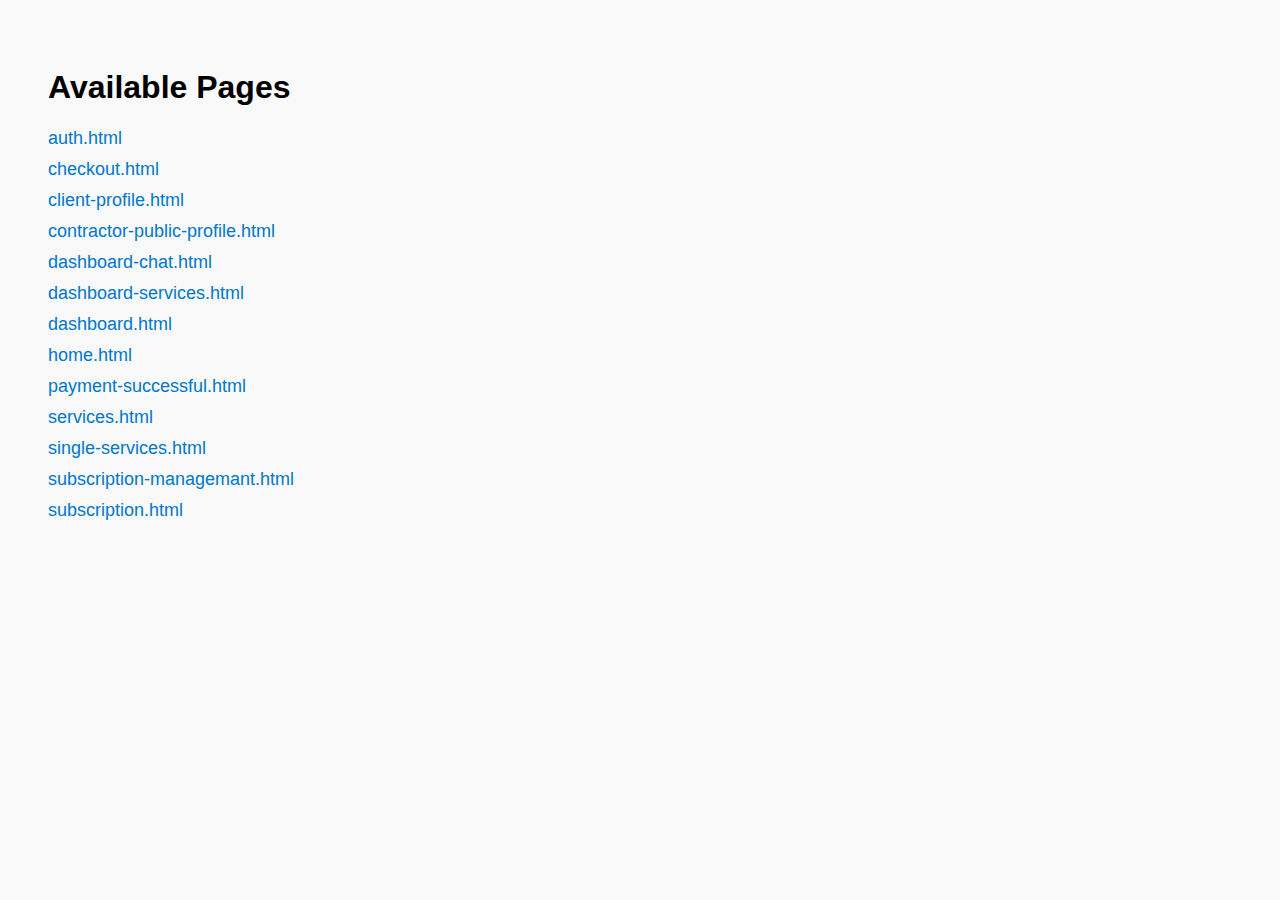
<file: index.html>
<!DOCTYPE html>
<html lang="en">
<head>
  <meta charset="UTF-8">
  <title>Project Page Index</title>
  <style>
    body {
      font-family: Arial, sans-serif;
      padding: 40px;
      background-color: #f9f9f9;
    }
    ul {
      list-style: none;
      padding: 0;
    }
    li {
      margin: 10px 0;
      position: relative;
    }
    a {
      text-decoration: none;
      color: #0077cc;
      font-size: 18px;
    }
    .preview {
      display: none;
      position: absolute;
      left: 220px;
      top: -10px;
      width: 400px;
      height: 300px;
      border: 1px solid #ccc;
      background-color: #fff;
      z-index: 10;
    }
    iframe {
      width: 100%;
      height: 100%;
      border: none;
    }
  </style>
</head>
<body>

  <h1>Available Pages</h1>
  <ul id="pageList"></ul>

  <script>
    const pages = [
      'auth.html',
      'checkout.html',
      'client-profile.html',
      'contractor-public-profile.html',
      'dashboard-chat.html',
      'dashboard-services.html',
      'dashboard.html',
      'home.html',
      'payment-successful.html',
      'services.html',
      'single-services.html',
      'subscription-managemant.html',
      'subscription.html'
    ];

    const list = document.getElementById('pageList');

    pages.forEach(page => {
      const li = document.createElement('li');
      const link = document.createElement('a');
      link.href = page;
      link.textContent = page;
      link.target = "_blank";

      // Preview container
      const preview = document.createElement('div');
      preview.className = 'preview';
      const iframe = document.createElement('iframe');
      preview.appendChild(iframe);

      // Show preview on hover
      link.addEventListener('mouseenter', () => {
        iframe.src = page;
        preview.style.display = 'block';
      });

      link.addEventListener('mouseleave', () => {
        preview.style.display = 'none';
        iframe.src = ''; // optional: clear src to save memory
      });

      li.appendChild(link);
      li.appendChild(preview);
      list.appendChild(li);
    });
  </script>
</body>
</html>
</file>
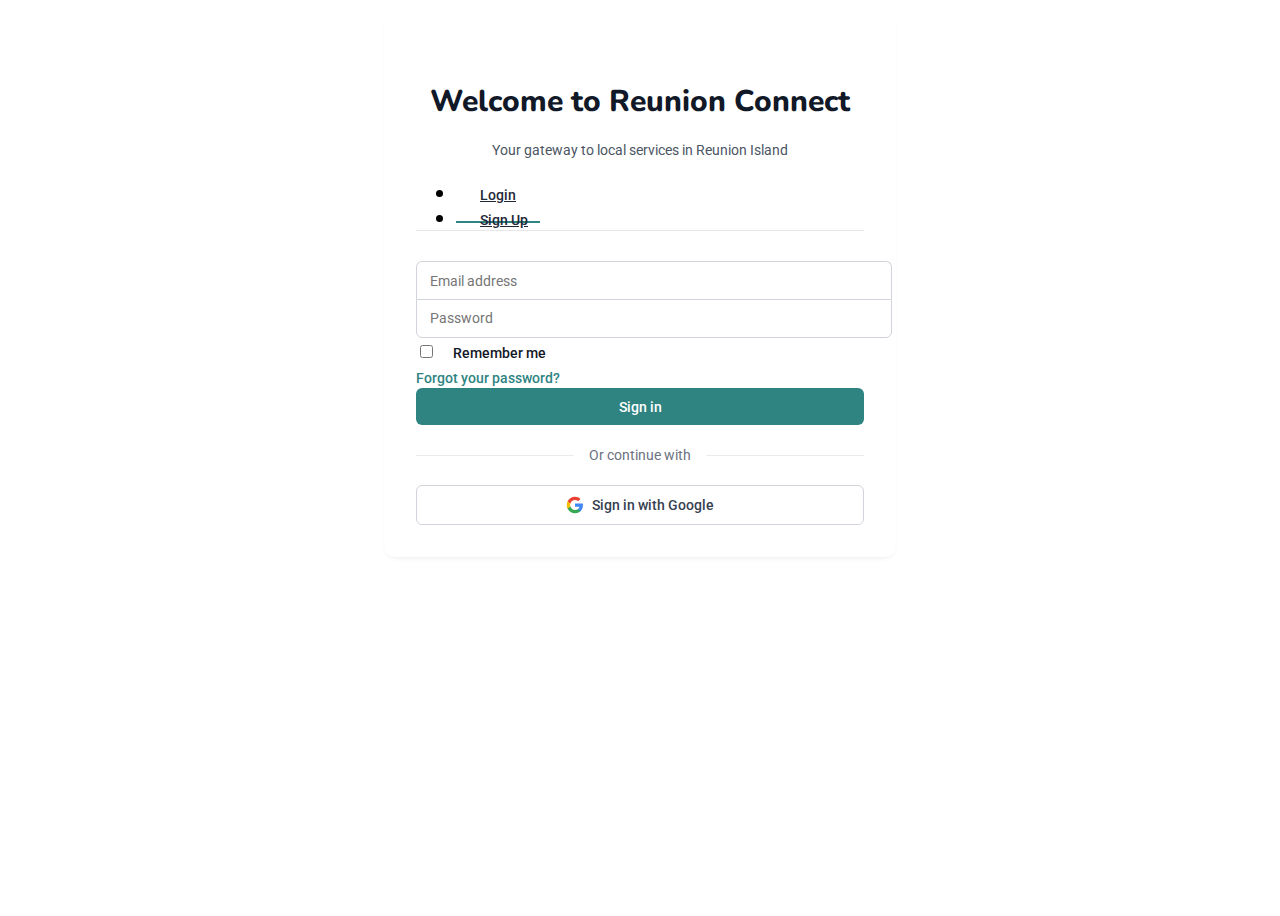
<file: auth.html>
<!doctype html>
<html lang="en">

<head>
    <meta charset="utf-8">
    <meta name="viewport" content="width=device-width, initial-scale=1">

    <link href="https://cdn.jsdelivr.net/npm/bootstrap@5.0.2/dist/css/bootstrap.min.css" rel="stylesheet"
        integrity="sha384-EVSTQN3/azprG1Anm3QDgpJLIm9Nao0Yz1ztcQTwFspd3yD65VohhpuuCOmLASjC" crossorigin="anonymous">
    <link rel="stylesheet" href="./assets/css/header.css">
    <link rel="stylesheet" href="./assets/css/footer.css">
    <link rel="stylesheet" href="./assets/css/auth.css">
    <link rel="stylesheet" href="./assets/css/home.css">
    <link rel="stylesheet" href="./assets/css/services.css">

    <title>Login</title>
</head>

<body>
    <div class="d-flex justify-content-center align-items-center" style="height: 100vh;">
        <div class="auth-box">
            <h1 class="auth-title">Welcome to Reunion Connect</h1>
            <p class="auth-description">Your gateway to local services in Reunion Island</p>

            <ul class="nav nav-tabs" role="tablist">
                <li class="nav-item" role="presentation">
                    <a class="nav-link active" id="login-tab" data-tab="login" href="#" role="tab">Login</a>
                </li>
                <li class="nav-item" role="presentation">
                    <a class="nav-link" id="signup-tab" data-tab="signup" href="#" role="tab">Sign Up</a>
                </li>
            </ul>

            <!-- Login Tab Content -->
            <div class="tab-content active" id="login-content">
                <form id="loginForm">
                    <input type="email" class="custom-fields" placeholder="Email address" required>
                    <input type="password" class="custom-fields password-field" placeholder="Password" required>

                    <div class="d-flex justify-content-between align-items-center my-3">
                        <div class="form-check d-flex align-items-center">
                            <input class="form-check-input" type="checkbox" id="rememberMe">
                            <label class="form-check-label" for="rememberMe">
                                Remember me
                            </label>
                        </div>

                        <a href="#" class="forgot-password">Forgot your password?</a>
                    </div>


                    <button type="submit" class="btn-signin">Sign in</button>

                    <div class="divider">
                        <span>Or continue with</span>
                    </div>

                    <button type="button" class="btn btn-google">
                        <svg class="google-icon" viewBox="0 0 24 24">
                            <path fill="#4285F4"
                                d="M22.56 12.25c0-.78-.07-1.53-.2-2.25H12v4.26h5.92c-.26 1.37-1.04 2.53-2.21 3.31v2.77h3.57c2.08-1.92 3.28-4.74 3.28-8.09z" />
                            <path fill="#34A853"
                                d="M12 23c2.97 0 5.46-.98 7.28-2.66l-3.57-2.77c-.98.66-2.23 1.06-3.71 1.06-2.86 0-5.29-1.93-6.16-4.53H2.18v2.84C3.99 20.53 7.7 23 12 23z" />
                            <path fill="#FBBC05"
                                d="M5.84 14.09c-.22-.66-.35-1.36-.35-2.09s.13-1.43.35-2.09V7.07H2.18C1.43 8.55 1 10.22 1 12s.43 3.45 1.18 4.93l2.85-2.22.81-.62z" />
                            <path fill="#EA4335"
                                d="M12 5.38c1.62 0 3.06.56 4.21 1.64l3.15-3.15C17.45 2.09 14.97 1 12 1 7.7 1 3.99 3.47 2.18 7.07l3.66 2.84c.87-2.6 3.3-4.53 6.16-4.53z" />
                        </svg>
                        Sign in with Google
                    </button>
                </form>
            </div>

            <div class="tab-content" id="signup-content">
                <form id="signupForm">
                    <input type="text" class="custom-fields" placeholder="Full name" required>
                    <input type="email" class="custom-fields signup-email" placeholder="Email address" required>
                    <input type="password" class="custom-fields signup-password" placeholder="Password" required>
                    <input type="password" class="custom-fields signup-confirm-password" placeholder="Confirm password"
                        required>

                    <div class="customer-type mt-3">
                        <label>I am a:</label>
                        <div class="d-flex align-items-center gap-3">
                            <div class="d-flex align-items-center">
                                <input class="form-check-input" type="radio" name="customer-type" checked>
                                <label class="form-check-label">
                                    Client
                                </label>
                            </div>
                            <div class="d-flex align-items-center">
                                <input class="form-check-input" type="radio" name="customer-type">
                                <label class="form-check-label">
                                    Contractor
                                </label>
                            </div>
                        </div>
                    </div>

                    <div class="form-check d-flex align-items-center my-3">
                        <input class="form-check-input signup-form-check-input" type="checkbox" id="agreeTerms"
                            required>
                        <label class="form-check-label" for="agreeTerms">
                            I agree to the <a href="#">Terms of Service</a> and <a href="#">Privacy Policy</a>
                        </label>
                    </div>

                    <button type="submit" class="btn-signin">Create Account</button>

                    <div class="divider">
                        <span>Or continue with</span>
                    </div>

                    <button type="button" class="btn btn-google">
                        <svg class="google-icon" viewBox="0 0 24 24">
                            <path fill="#4285F4"
                                d="M22.56 12.25c0-.78-.07-1.53-.2-2.25H12v4.26h5.92c-.26 1.37-1.04 2.53-2.21 3.31v2.77h3.57c2.08-1.92 3.28-4.74 3.28-8.09z" />
                            <path fill="#34A853"
                                d="M12 23c2.97 0 5.46-.98 7.28-2.66l-3.57-2.77c-.98.66-2.23 1.06-3.71 1.06-2.86 0-5.29-1.93-6.16-4.53H2.18v2.84C3.99 20.53 7.7 23 12 23z" />
                            <path fill="#FBBC05"
                                d="M5.84 14.09c-.22-.66-.35-1.36-.35-2.09s.13-1.43.35-2.09V7.07H2.18C1.43 8.55 1 10.22 1 12s.43 3.45 1.18 4.93l2.85-2.22.81-.62z" />
                            <path fill="#EA4335"
                                d="M12 5.38c1.62 0 3.06.56 4.21 1.64l3.15-3.15C17.45 2.09 14.97 1 12 1 7.7 1 3.99 3.47 2.18 7.07l3.66 2.84c.87-2.6 3.3-4.53 6.16-4.53z" />
                        </svg>
                        Sign up with Google
                    </button>
                </form>
            </div>

        </div>
    </div>


    <script src="https://cdn.jsdelivr.net/npm/bootstrap@5.0.2/dist/js/bootstrap.bundle.min.js"
        integrity="sha384-MrcW6ZMFYlzcLA8Nl+NtUVF0sA7MsXsP1UyJoMp4YLEuNSfAP+JcXn/tWtIaxVXM"
        crossorigin="anonymous"></script>

    <script>
        // Tab functionality
        document.addEventListener('DOMContentLoaded', function () {
            const loginTab = document.getElementById('login-tab');
            const signupTab = document.getElementById('signup-tab');
            const loginContent = document.getElementById('login-content');
            const signupContent = document.getElementById('signup-content');

            loginTab.addEventListener('click', function (e) {
                e.preventDefault();
                // Remove active class from all tabs and content
                loginTab.classList.add('active');
                signupTab.classList.remove('active');
                loginContent.classList.add('active');
                signupContent.classList.remove('active');
            });

            signupTab.addEventListener('click', function (e) {
                e.preventDefault();
                // Remove active class from all tabs and content
                signupTab.classList.add('active');
                loginTab.classList.remove('active');
                signupContent.classList.add('active');
                loginContent.classList.remove('active');
            });

        });
    </script>


</body>

</html>
</file>
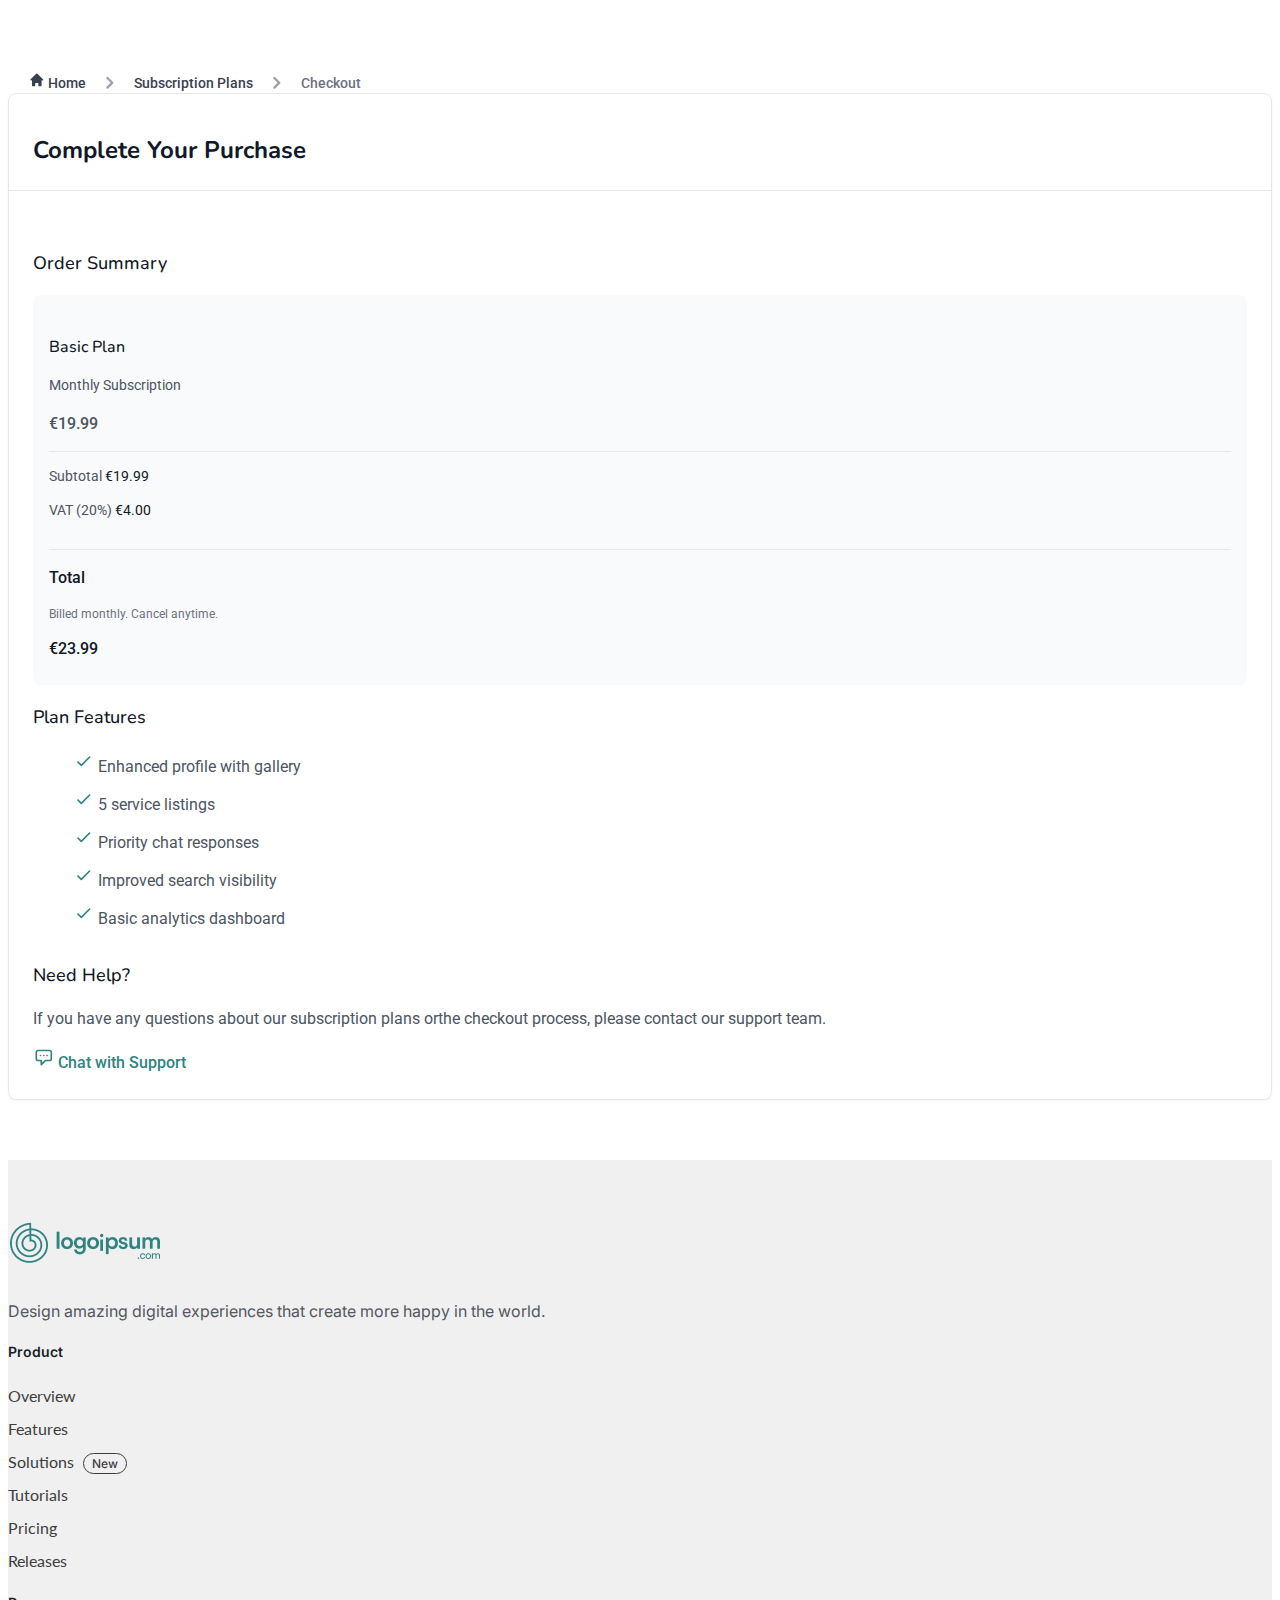
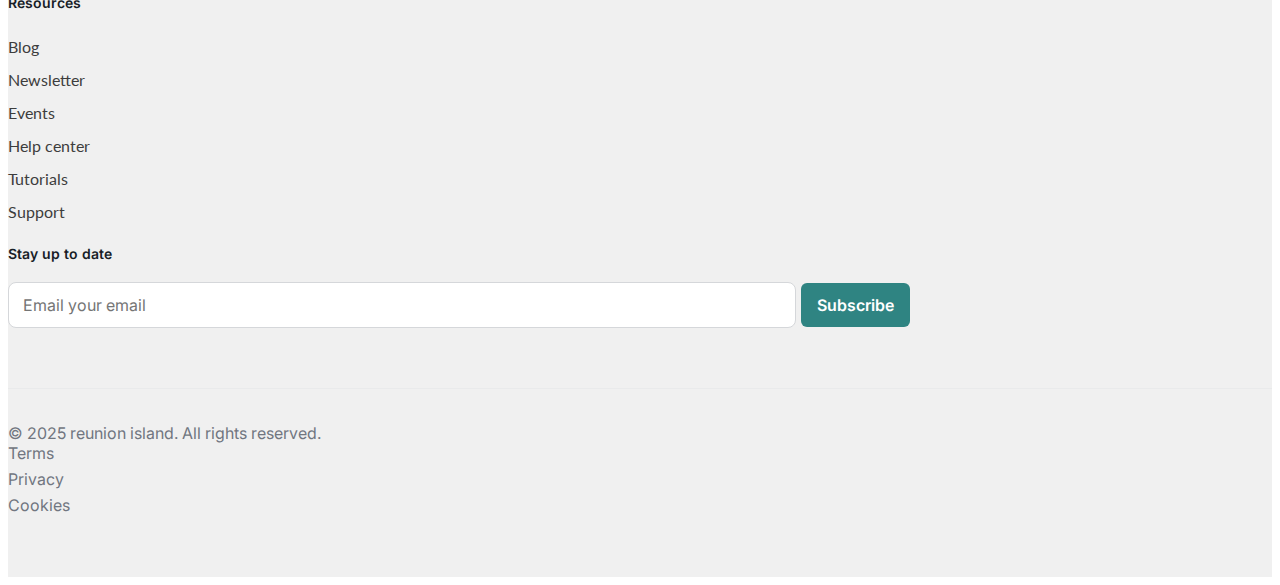
<file: checkout.html>
<!doctype html>
<html lang="en">

<head>
    <meta charset="utf-8">
    <meta name="viewport" content="width=device-width, initial-scale=1">

    <link href="https://cdn.jsdelivr.net/npm/bootstrap@5.0.2/dist/css/bootstrap.min.css" rel="stylesheet"
        integrity="sha384-EVSTQN3/azprG1Anm3QDgpJLIm9Nao0Yz1ztcQTwFspd3yD65VohhpuuCOmLASjC" crossorigin="anonymous">
    <link rel="stylesheet" href="./assets/css/header.css">
    <link rel="stylesheet" href="./assets/css/footer.css">
    <link rel="stylesheet" href="./assets/css/auth.css">
    <link rel="stylesheet" href="./assets/css/home.css">
    <link rel="stylesheet" href="./assets/css/services.css">
    <link rel="stylesheet" href="./assets/css/single-services.css">
    <link rel="stylesheet" href="./assets/css/contractor-public-profile.css">
    <link rel="stylesheet" href="./assets/css/client-profile.css">
    <link rel="stylesheet" href="./assets/css/subscription.css">
    <link rel="stylesheet" href="./assets/css/checkout.css">

    <title>Subscription</title>
</head>

<body>

    <div class="main-page-content">
        <div class="container">
            <div class="breadcrumb">
                <ul class="ps-0">
                    <li>
                        <a href="" class="d-flex align-items-center gap-2">
                            <svg width="17" height="17" viewBox="0 0 17 17" fill="none"
                                xmlns="http://www.w3.org/2000/svg">
                                <g clip-path="url(#clip0_3032_21482)">
                                    <path
                                        d="M9.36544 2.63441C9.21542 2.48443 9.01197 2.40018 8.79984 2.40018C8.58771 2.40018 8.38426 2.48443 8.23424 2.63441L2.63424 8.23441C2.48851 8.38529 2.40788 8.58737 2.4097 8.79713C2.41152 9.00688 2.49566 9.20753 2.64398 9.35586C2.79231 9.50419 2.99296 9.58832 3.20272 9.59015C3.41247 9.59197 3.61456 9.51133 3.76544 9.36561L3.99984 9.13121V14.4C3.99984 14.6122 4.08412 14.8157 4.23415 14.9657C4.38418 15.1157 4.58766 15.2 4.79984 15.2H6.39984C6.61201 15.2 6.81549 15.1157 6.96552 14.9657C7.11555 14.8157 7.19984 14.6122 7.19984 14.4V12.8C7.19984 12.5878 7.28412 12.3843 7.43415 12.2343C7.58418 12.0843 7.78766 12 7.99984 12H9.59984C9.81201 12 10.0155 12.0843 10.1655 12.2343C10.3156 12.3843 10.3998 12.5878 10.3998 12.8V14.4C10.3998 14.6122 10.4841 14.8157 10.6342 14.9657C10.7842 15.1157 10.9877 15.2 11.1998 15.2H12.7998C13.012 15.2 13.2155 15.1157 13.3655 14.9657C13.5156 14.8157 13.5998 14.6122 13.5998 14.4V9.13121L13.8342 9.36561C13.9851 9.51133 14.1872 9.59197 14.397 9.59015C14.6067 9.58832 14.8074 9.50419 14.9557 9.35586C15.104 9.20753 15.1882 9.00688 15.19 8.79713C15.1918 8.58737 15.1112 8.38529 14.9654 8.23441L9.36544 2.63441Z"
                                        fill="#374151" />
                                </g>
                                <defs>
                                    <clipPath id="clip0_3032_21482">
                                        <rect width="16" height="16" fill="white"
                                            transform="translate(0.799805 0.800003)" />
                                    </clipPath>
                                </defs>
                            </svg>
                            <span>Home</span>
                        </a>
                    </li>
                    <li>
                        <svg width="8" height="13" viewBox="0 0 8 13" fill="none" xmlns="http://www.w3.org/2000/svg">
                            <path fill-rule="evenodd" clip-rule="evenodd"
                                d="M0.551539 12.4484C0.326574 12.2234 0.200195 11.9182 0.200195 11.6C0.200195 11.2818 0.326574 10.9766 0.551539 10.7516L4.50314 6.8L0.551539 2.8484C0.33295 2.62208 0.211996 2.31896 0.21473 2.00432C0.217464 1.68969 0.343667 1.38871 0.566157 1.16622C0.788647 0.943733 1.08962 0.81753 1.40426 0.814796C1.71889 0.812062 2.02202 0.933016 2.24834 1.15161L7.04834 5.95161C7.2733 6.17664 7.39968 6.48181 7.39968 6.8C7.39968 7.1182 7.2733 7.42337 7.04834 7.64841L2.24834 12.4484C2.02331 12.6734 1.71814 12.7997 1.39994 12.7997C1.08174 12.7997 0.776572 12.6734 0.551539 12.4484Z"
                                fill="#9CA3AF" />
                        </svg>
                    </li>
                    <li><a href="">Subscription Plans</a></li>
                    <li>
                        <svg width="8" height="13" viewBox="0 0 8 13" fill="none" xmlns="http://www.w3.org/2000/svg">
                            <path fill-rule="evenodd" clip-rule="evenodd"
                                d="M0.551539 12.4484C0.326574 12.2234 0.200195 11.9182 0.200195 11.6C0.200195 11.2818 0.326574 10.9766 0.551539 10.7516L4.50314 6.8L0.551539 2.8484C0.33295 2.62208 0.211996 2.31896 0.21473 2.00432C0.217464 1.68969 0.343667 1.38871 0.566157 1.16622C0.788647 0.943733 1.08962 0.81753 1.40426 0.814796C1.71889 0.812062 2.02202 0.933016 2.24834 1.15161L7.04834 5.95161C7.2733 6.17664 7.39968 6.48181 7.39968 6.8C7.39968 7.1182 7.2733 7.42337 7.04834 7.64841L2.24834 12.4484C2.02331 12.6734 1.71814 12.7997 1.39994 12.7997C1.08174 12.7997 0.776572 12.6734 0.551539 12.4484Z"
                                fill="#9CA3AF" />
                        </svg>
                    </li>
                    <li><a>Checkout</a></li>
                </ul>
            </div>

            <div class="checkout-section">
                <h1 class="checkout-title">Complete Your Purchase</h1>
                <div class="row checkout-detail">
                    <div class="col-lg-6">
                        <h3 class="order-summary">Order Summary</h3>
                        <div class="selected-plan-detail mt-3">
                            <div class="d-flex justify-content-between align-items-center select-plan-detail">
                                <div>
                                    <h3 class="selected-plan-name m-0">Basic Plan</h3>
                                    <p class="selected-plan-time m-0">Monthly Subscription</p>
                                </div>
                                <span class="selected-plan-price">€19.99</span>
                            </div>
                            <div class="select-plan-detail">
                                <p
                                    class="d-flex justify-content-between align-items-center checkout-sub-total m-0 pt-3">
                                    Subtotal
                                    <span>€19.99</span>
                                </p>
                                <p
                                    class="d-flex justify-content-between align-items-center checkout-sub-total m-0 pt-3">
                                    VAT (20%)
                                    <span>€4.00</span>
                                </p>
                            </div>
                            <div class="d-flex justify-content-between align-items-start pt-3">
                                <div>
                                    <h3 class="selected-plan-total m-0">Total</h3>
                                    <p class="selected-plan-cancel m-0">Billed monthly. Cancel anytime.</p>
                                </div>
                                <span class="selected-plan--total-price">€23.99</span>
                            </div>
                        </div>
                        <h3 class="plan-features mt-4">Plan Features</h3>
                        <ul class="selected-plan-features p-0 m-0 mt-3">
                            <li class="d-flex align-items-center gap-2">
                                <span>
                                    <svg width="21" height="21" viewBox="0 0 21 21" fill="none"
                                        xmlns="http://www.w3.org/2000/svg">
                                        <path d="M4.9668 11.0333L8.30013 14.3667L16.6335 6.03333" stroke="#2F8482"
                                            stroke-width="1.66667" stroke-linecap="round" stroke-linejoin="round" />
                                    </svg>
                                </span>
                                Enhanced profile with gallery
                            </li>
                            <li class="d-flex align-items-center gap-2">
                                <span>
                                    <svg width="21" height="21" viewBox="0 0 21 21" fill="none"
                                        xmlns="http://www.w3.org/2000/svg">
                                        <path d="M4.9668 11.0333L8.30013 14.3667L16.6335 6.03333" stroke="#2F8482"
                                            stroke-width="1.66667" stroke-linecap="round" stroke-linejoin="round" />
                                    </svg>
                                </span>
                                5 service listings
                            </li>
                            <li class="d-flex align-items-center gap-2">
                                <span>
                                    <svg width="21" height="21" viewBox="0 0 21 21" fill="none"
                                        xmlns="http://www.w3.org/2000/svg">
                                        <path d="M4.9668 11.0333L8.30013 14.3667L16.6335 6.03333" stroke="#2F8482"
                                            stroke-width="1.66667" stroke-linecap="round" stroke-linejoin="round" />
                                    </svg>
                                </span>
                                Priority chat responses
                            </li>
                            <li class="d-flex align-items-center gap-2">
                                <span>
                                    <svg width="21" height="21" viewBox="0 0 21 21" fill="none"
                                        xmlns="http://www.w3.org/2000/svg">
                                        <path d="M4.9668 11.0333L8.30013 14.3667L16.6335 6.03333" stroke="#2F8482"
                                            stroke-width="1.66667" stroke-linecap="round" stroke-linejoin="round" />
                                    </svg>
                                </span>
                                Improved search visibility
                            </li>
                            <li class="d-flex align-items-center gap-2">
                                <span>
                                    <svg width="21" height="21" viewBox="0 0 21 21" fill="none"
                                        xmlns="http://www.w3.org/2000/svg">
                                        <path d="M4.9668 11.0333L8.30013 14.3667L16.6335 6.03333" stroke="#2F8482"
                                            stroke-width="1.66667" stroke-linecap="round" stroke-linejoin="round" />
                                    </svg>
                                </span>
                                Basic analytics dashboard
                            </li>
                        </ul>
                        <h3 class="plan-features mt-4">Need Help?</h3>
                        <p class="need-help-description m-0">
                            If you have any questions about our subscription plans orthe checkout process, please
                            contact our support team.
                        </p>
                        <a href="#" class="need-help-link">
                            <svg width="21" height="21" viewBox="0 0 21 21" fill="none"
                                xmlns="http://www.w3.org/2000/svg">
                                <path
                                    d="M7.46647 8.53333H7.4748M10.7998 8.53333H10.8081M14.1331 8.53333H14.1415M8.2998 13.5333H4.96647C4.52444 13.5333 4.10052 13.3577 3.78796 13.0452C3.4754 12.7326 3.2998 12.3087 3.2998 11.8667V5.19999C3.2998 4.75796 3.4754 4.33404 3.78796 4.02148C4.10052 3.70892 4.52444 3.53333 4.96647 3.53333H16.6331C17.0752 3.53333 17.4991 3.70892 17.8116 4.02148C18.1242 4.33404 18.2998 4.75796 18.2998 5.19999V11.8667C18.2998 12.3087 18.1242 12.7326 17.8116 13.0452C17.4991 13.3577 17.0752 13.5333 16.6331 13.5333H12.4665L8.2998 17.7V13.5333Z"
                                    stroke="#2F8482" stroke-width="1.66667" stroke-linecap="round"
                                    stroke-linejoin="round" />
                            </svg>
                            Chat with Support
                        </a>
                    </div>
                    <div class="col-lg-5"></div>
                </div>
            </div>

        </div>
    </div>


    <footer>
        <div class="container">
            <div class="row top-footer">
                <div class="col-md-5">
                    <img src="./assets/images/footer-logo.png" class="footer-logo" alt="">
                    <p class="footer-description">Design amazing digital experiences that create more happy in the
                        world.</p>
                </div>
                <div class="col-md-2">
                    <h4 class="footer-subheading">Product</h4>
                    <ul class="footer-list">
                        <li><a href="#">Overview</a></li>
                        <li><a href="#">Features</a></li>
                        <li><a href="#">Solutions <span class="new">New</span></a></li>
                        <li><a href="#">Tutorials</a></li>
                        <li><a href="#">Pricing</a></li>
                        <li><a href="#">Releases</a></li>
                    </ul>
                </div>
                <div class="col-md-2">
                    <h4 class="footer-subheading">Resources</h4>
                    <ul class="footer-list">
                        <li><a href="#">Blog</a></li>
                        <li><a href="#">Newsletter</a></li>
                        <li><a href="#">Events</a></li>
                        <li><a href="#">Help center</a></li>
                        <li><a href="#">Tutorials</a></li>
                        <li><a href="#">Support</a></li>
                    </ul>
                </div>
                <div class="col-md-3">
                    <h4 class="footer-subheading">Stay up to date</h4>
                    <div class="d-flex justify-content-between align-items-center newsletter">
                        <input type="email" class="footer-field" placeholder="Email your email" required>
                        <button type="submit" class="footer-btn">Subscribe</button>
                    </div>
                </div>
            </div>
            <div class="footer-end">
                <div class="row">
                    <div class="col-md-6">
                        <p class="copy-right-text">© 2025 reunion island. All rights reserved.</p>
                    </div>
                    <div class="col-md-6">
                        <ul class="footer-end-list d-flex align-items-center gap-3 justify-content-end">
                            <li><a href="#">Terms</a></li>
                            <li><a href="#">Privacy</a></li>
                            <li><a href="#">Cookies</a></li>
                        </ul>
                    </div>
                </div>
            </div>
        </div>
    </footer>

    <script src="https://cdn.jsdelivr.net/npm/bootstrap@5.0.2/dist/js/bootstrap.bundle.min.js"
        integrity="sha384-MrcW6ZMFYlzcLA8Nl+NtUVF0sA7MsXsP1UyJoMp4YLEuNSfAP+JcXn/tWtIaxVXM" crossorigin="anonymous">
        </script>
    <script src="./assets/js/general.js"></script>

</body>

</html>
</file>
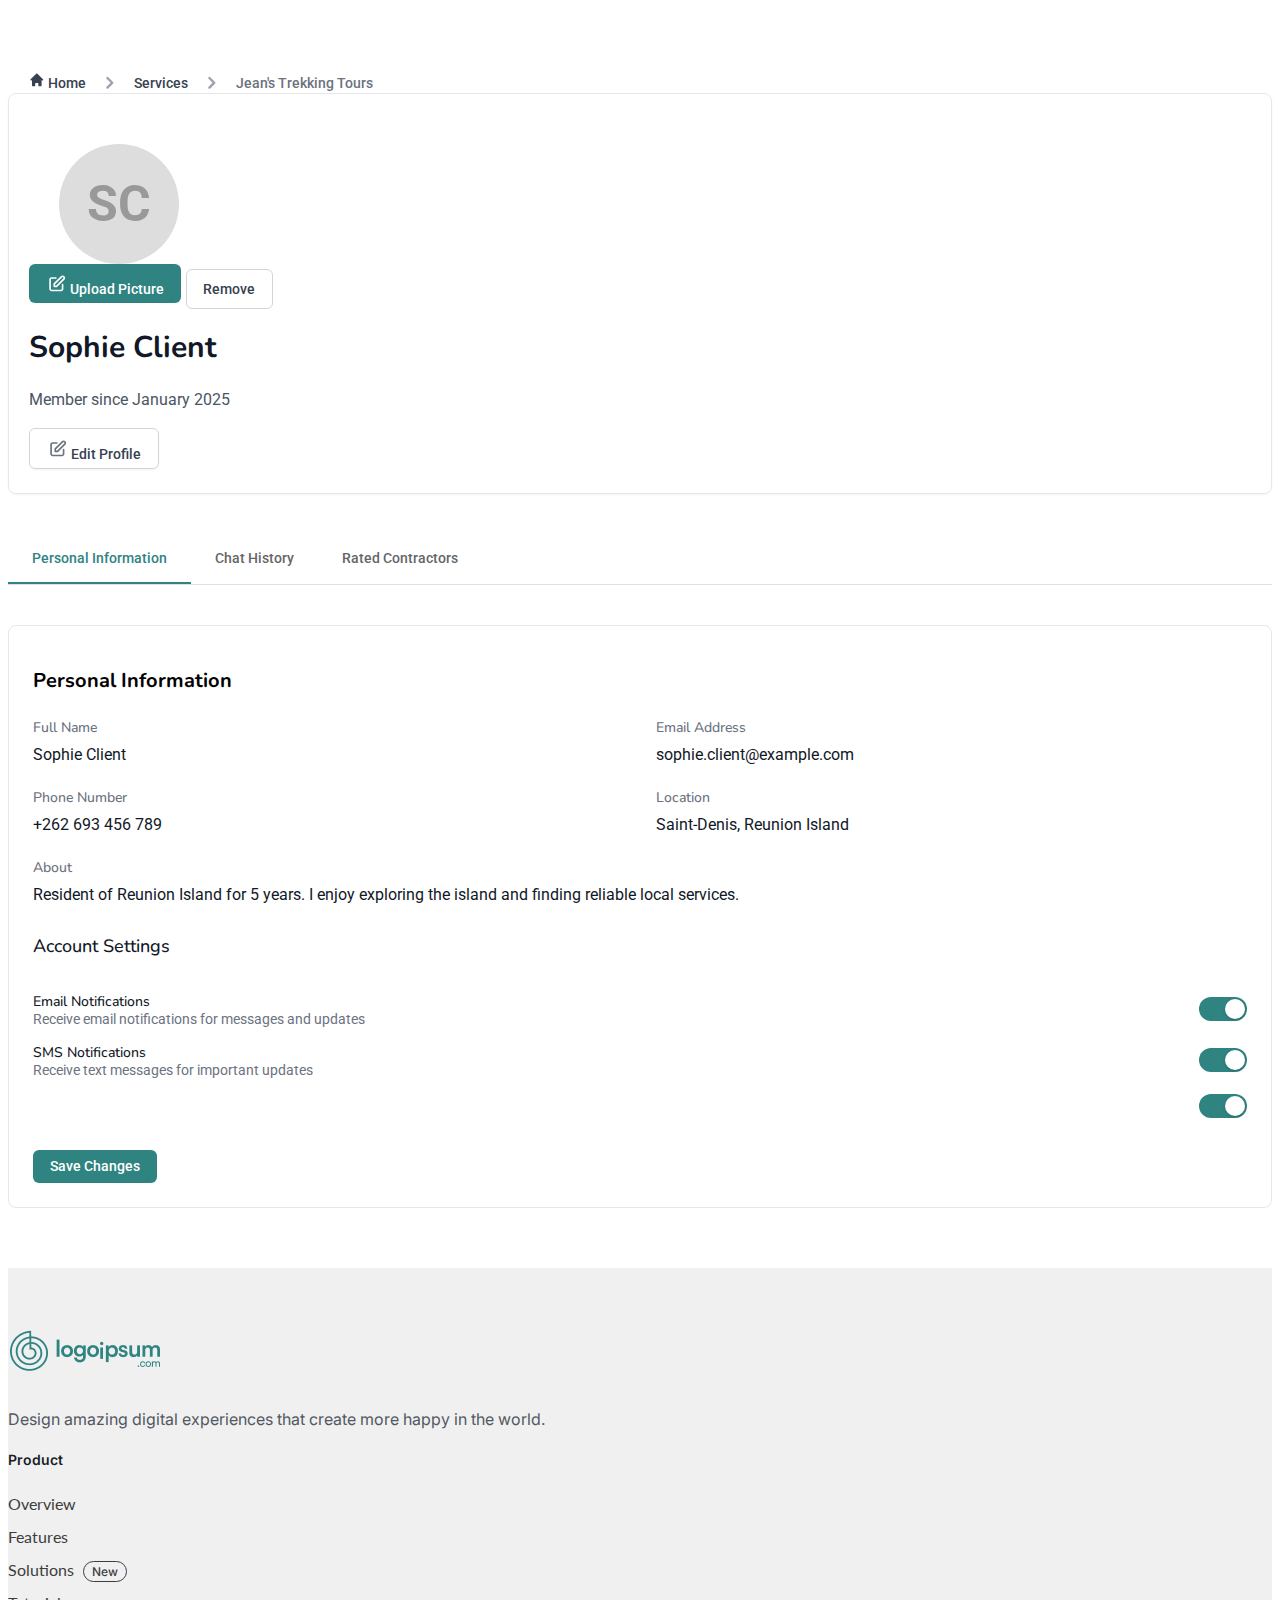
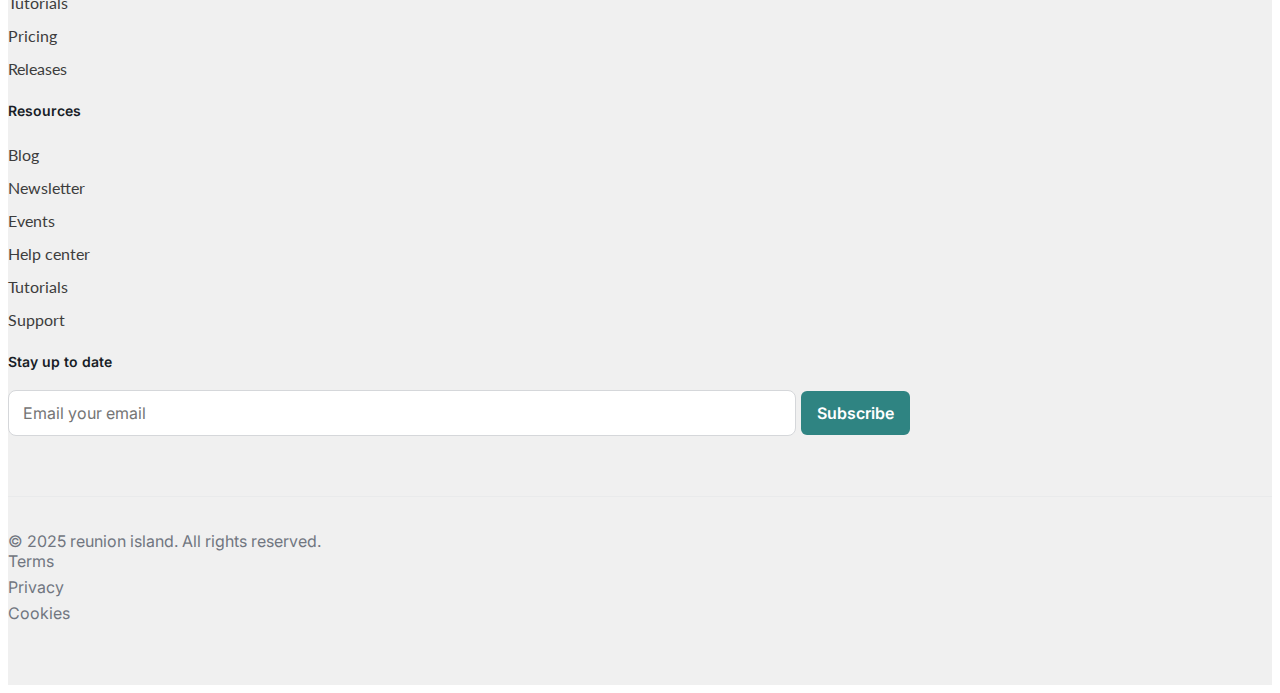
<file: client-profile.html>
<!doctype html>
<html lang="en">

<head>
    <meta charset="utf-8">
    <meta name="viewport" content="width=device-width, initial-scale=1">

    <link href="https://cdn.jsdelivr.net/npm/bootstrap@5.0.2/dist/css/bootstrap.min.css" rel="stylesheet"
        integrity="sha384-EVSTQN3/azprG1Anm3QDgpJLIm9Nao0Yz1ztcQTwFspd3yD65VohhpuuCOmLASjC" crossorigin="anonymous">
    <link rel="stylesheet" href="./assets/css/header.css">
    <link rel="stylesheet" href="./assets/css/footer.css">
    <link rel="stylesheet" href="./assets/css/auth.css">
    <link rel="stylesheet" href="./assets/css/home.css">
    <link rel="stylesheet" href="./assets/css/services.css">
    <link rel="stylesheet" href="./assets/css/single-services.css">
    <link rel="stylesheet" href="./assets/css/contractor-public-profile.css">
    <link rel="stylesheet" href="./assets/css/client-profile.css">

    <title>Client Profile</title>
</head>

<body>

    <div class="main-page-content">
        <div class="container">
            <div class="breadcrumb">
                <ul class="ps-0">
                    <li>
                        <a href="" class="d-flex align-items-center gap-2">
                            <svg width="17" height="17" viewBox="0 0 17 17" fill="none"
                                xmlns="http://www.w3.org/2000/svg">
                                <g clip-path="url(#clip0_3032_21482)">
                                    <path
                                        d="M9.36544 2.63441C9.21542 2.48443 9.01197 2.40018 8.79984 2.40018C8.58771 2.40018 8.38426 2.48443 8.23424 2.63441L2.63424 8.23441C2.48851 8.38529 2.40788 8.58737 2.4097 8.79713C2.41152 9.00688 2.49566 9.20753 2.64398 9.35586C2.79231 9.50419 2.99296 9.58832 3.20272 9.59015C3.41247 9.59197 3.61456 9.51133 3.76544 9.36561L3.99984 9.13121V14.4C3.99984 14.6122 4.08412 14.8157 4.23415 14.9657C4.38418 15.1157 4.58766 15.2 4.79984 15.2H6.39984C6.61201 15.2 6.81549 15.1157 6.96552 14.9657C7.11555 14.8157 7.19984 14.6122 7.19984 14.4V12.8C7.19984 12.5878 7.28412 12.3843 7.43415 12.2343C7.58418 12.0843 7.78766 12 7.99984 12H9.59984C9.81201 12 10.0155 12.0843 10.1655 12.2343C10.3156 12.3843 10.3998 12.5878 10.3998 12.8V14.4C10.3998 14.6122 10.4841 14.8157 10.6342 14.9657C10.7842 15.1157 10.9877 15.2 11.1998 15.2H12.7998C13.012 15.2 13.2155 15.1157 13.3655 14.9657C13.5156 14.8157 13.5998 14.6122 13.5998 14.4V9.13121L13.8342 9.36561C13.9851 9.51133 14.1872 9.59197 14.397 9.59015C14.6067 9.58832 14.8074 9.50419 14.9557 9.35586C15.104 9.20753 15.1882 9.00688 15.19 8.79713C15.1918 8.58737 15.1112 8.38529 14.9654 8.23441L9.36544 2.63441Z"
                                        fill="#374151" />
                                </g>
                                <defs>
                                    <clipPath id="clip0_3032_21482">
                                        <rect width="16" height="16" fill="white"
                                            transform="translate(0.799805 0.800003)" />
                                    </clipPath>
                                </defs>
                            </svg>
                            <span>Home</span>
                        </a>
                    </li>
                    <li>
                        <svg width="8" height="13" viewBox="0 0 8 13" fill="none" xmlns="http://www.w3.org/2000/svg">
                            <path fill-rule="evenodd" clip-rule="evenodd"
                                d="M0.551539 12.4484C0.326574 12.2234 0.200195 11.9182 0.200195 11.6C0.200195 11.2818 0.326574 10.9766 0.551539 10.7516L4.50314 6.8L0.551539 2.8484C0.33295 2.62208 0.211996 2.31896 0.21473 2.00432C0.217464 1.68969 0.343667 1.38871 0.566157 1.16622C0.788647 0.943733 1.08962 0.81753 1.40426 0.814796C1.71889 0.812062 2.02202 0.933016 2.24834 1.15161L7.04834 5.95161C7.2733 6.17664 7.39968 6.48181 7.39968 6.8C7.39968 7.1182 7.2733 7.42337 7.04834 7.64841L2.24834 12.4484C2.02331 12.6734 1.71814 12.7997 1.39994 12.7997C1.08174 12.7997 0.776572 12.6734 0.551539 12.4484Z"
                                fill="#9CA3AF" />
                        </svg>
                    </li>
                    <li><a href="">Services</a></li>
                    <li>
                        <svg width="8" height="13" viewBox="0 0 8 13" fill="none" xmlns="http://www.w3.org/2000/svg">
                            <path fill-rule="evenodd" clip-rule="evenodd"
                                d="M0.551539 12.4484C0.326574 12.2234 0.200195 11.9182 0.200195 11.6C0.200195 11.2818 0.326574 10.9766 0.551539 10.7516L4.50314 6.8L0.551539 2.8484C0.33295 2.62208 0.211996 2.31896 0.21473 2.00432C0.217464 1.68969 0.343667 1.38871 0.566157 1.16622C0.788647 0.943733 1.08962 0.81753 1.40426 0.814796C1.71889 0.812062 2.02202 0.933016 2.24834 1.15161L7.04834 5.95161C7.2733 6.17664 7.39968 6.48181 7.39968 6.8C7.39968 7.1182 7.2733 7.42337 7.04834 7.64841L2.24834 12.4484C2.02331 12.6734 1.71814 12.7997 1.39994 12.7997C1.08174 12.7997 0.776572 12.6734 0.551539 12.4484Z"
                                fill="#9CA3AF" />
                        </svg>
                    </li>
                    <li><a>Jean's Trekking Tours</a></li>
                </ul>
            </div>

            <div class="client-profile-hero-section">
                <div class="d-flex align-items-center profile-image-section" style="gap: 60px;">
                    <div class="client-profile-image">SC</div>
                    <div class="d-flex flex-wrap gap-3">
                        <button
                            class="btn-edit-client-profile bg-transaprent d-flex justify-content-center align-items-center gap-2">
                            <svg width="21" height="21" viewBox="0 0 21 21" fill="none"
                                xmlns="http://www.w3.org/2000/svg">
                                <g clip-path="url(#clip0_3075_4794)">
                                    <path
                                        d="M9.91536 4.96667H5.7487C5.30667 4.96667 4.88275 5.14227 4.57019 5.45483C4.25763 5.76739 4.08203 6.19131 4.08203 6.63334V15.8C4.08203 16.242 4.25763 16.666 4.57019 16.9785C4.88275 17.2911 5.30667 17.4667 5.7487 17.4667H14.9154C15.3574 17.4667 15.7813 17.2911 16.0939 16.9785C16.4064 16.666 16.582 16.242 16.582 15.8V11.6333M15.4037 3.78834C15.5574 3.62916 15.7414 3.50219 15.9447 3.41484C16.148 3.32749 16.3667 3.28151 16.588 3.27959C16.8093 3.27767 17.0288 3.31984 17.2336 3.40364C17.4384 3.48744 17.6245 3.61119 17.781 3.76768C17.9375 3.92417 18.0613 4.11026 18.1451 4.31508C18.2289 4.51991 18.271 4.73938 18.2691 4.96067C18.2672 5.18197 18.2212 5.40067 18.1339 5.60401C18.0465 5.80735 17.9195 5.99126 17.7604 6.14501L10.6054 13.3H8.2487V10.9433L15.4037 3.78834Z"
                                        stroke="white" stroke-width="1.66667" stroke-linecap="round"
                                        stroke-linejoin="round" />
                                </g>
                                <defs>
                                    <clipPath id="clip0_3075_4794">
                                        <rect width="20" height="20" fill="white"
                                            transform="translate(0.749023 0.800003)" />
                                    </clipPath>
                                </defs>
                            </svg>
                            Upload Picture
                        </button>
                        <button class="remove-profile-btn bg-transaprent">
                            Remove
                        </button>
                    </div>
                </div>
                <div class="row mt-5 ps-3">
                    <div class="col-md-7">
                        <h2 class="client-profile-name">Sophie Client</h2>
                        <p class="client-profile-join_date mb-0">Member since January 2025</p>
                    </div>
                    <div class="col-md-5 d-flex justify-content-end align-items-center">
                        <button
                            class="btn-edit-client-profile-2 bg-transaprent d-flex justify-content-center align-items-center gap-2">
                            <svg width="21" height="21" viewBox="0 0 21 21" fill="none"
                                xmlns="http://www.w3.org/2000/svg">
                                <g clip-path="url(#clip0_3070_1599)">
                                    <path
                                        d="M9.91536 4.96667H5.7487C5.30667 4.96667 4.88275 5.14227 4.57019 5.45483C4.25763 5.76739 4.08203 6.19131 4.08203 6.63334V15.8C4.08203 16.242 4.25763 16.666 4.57019 16.9785C4.88275 17.2911 5.30667 17.4667 5.7487 17.4667H14.9154C15.3574 17.4667 15.7813 17.2911 16.0939 16.9785C16.4064 16.666 16.582 16.242 16.582 15.8V11.6333M15.4037 3.78834C15.5574 3.62916 15.7414 3.50219 15.9447 3.41484C16.148 3.32749 16.3667 3.28151 16.588 3.27959C16.8093 3.27767 17.0288 3.31984 17.2336 3.40364C17.4384 3.48744 17.6245 3.61119 17.781 3.76768C17.9375 3.92417 18.0613 4.11026 18.1451 4.31508C18.2289 4.51991 18.271 4.73938 18.2691 4.96067C18.2672 5.18197 18.2212 5.40067 18.1339 5.60401C18.0465 5.80735 17.9195 5.99126 17.7604 6.14501L10.6054 13.3H8.2487V10.9433L15.4037 3.78834Z"
                                        stroke="#6B7280" stroke-width="1.66667" stroke-linecap="round"
                                        stroke-linejoin="round" />
                                </g>
                                <defs>
                                    <clipPath id="clip0_3070_1599">
                                        <rect width="20" height="20" fill="white"
                                            transform="translate(0.749023 0.800003)" />
                                    </clipPath>
                                </defs>
                            </svg>
                            Edit Profile
                        </button>
                    </div>
                </div>
            </div>

            <div class="tab-header">
                <button class="tab-button active" onclick="switchTab('personal')">Personal Information</button>
                <button class="tab-button" onclick="switchTab('chat')">Chat History</button>
                <button class="tab-button" onclick="switchTab('contractors')">Rated Contractors</button>
            </div>

            <div id="personal" class="tab-content active">
                <h2 class="section-title">Personal Information</h2>

                <div class="form-row">
                    <div class="form-group">
                        <label class="form-label">Full Name</label>
                        <div class="form-value">Sophie Client</div>
                    </div>
                    <div class="form-group">
                        <label class="form-label">Email Address</label>
                        <div class="form-value">sophie.client@example.com</div>
                    </div>
                </div>

                <div class="form-row">
                    <div class="form-group">
                        <label class="form-label">Phone Number</label>
                        <div class="form-value">+262 693 456 789</div>
                    </div>
                    <div class="form-group">
                        <label class="form-label">Location</label>
                        <div class="form-value">Saint-Denis, Reunion Island</div>
                    </div>
                </div>

                <div class="about-section">
                    <label class="form-label">About</label>
                    <div class="form-value">Resident of Reunion Island for 5 years. I enjoy exploring the island and
                        finding reliable local services.</div>
                </div>

                <div class="settings-section">
                    <h3 class="settings-title">Account Settings</h3>

                    <div class="setting-item">
                        <div class="setting-info">
                            <div class="setting-name">Email Notifications</div>
                            <div class="setting-description">Receive email notifications for messages and updates</div>
                        </div>
                        <div class="toggle-switch active" onclick="toggleSwitch(this)"></div>
                    </div>

                    <div class="setting-item">
                        <div class="setting-info">
                            <div class="setting-name">SMS Notifications</div>
                            <div class="setting-description">Receive text messages for important updates</div>
                        </div>
                        <div class="toggle-switch active" onclick="toggleSwitch(this)"></div>
                    </div>
                    <div class="setting-item">
                        <div class="setting-info">
                        </div>
                        <div class="toggle-switch active" onclick="toggleSwitch(this)"></div>
                    </div>
                </div>
                <div class="text-end mt-5">
                    <button class="save-profile-button">Save Changes</button>
                </div>
            </div>

            <div id="chat" class="tab-content">
                <h2 class="section-title">Chat History</h2>
                <div class="row history-chat">
                    <div class="col-lg-10 col-md-8 col-sm-12 d-flex align-items-center gap-3 history-chat-box">
                        <div class="chat-person-pic"></div>
                        <div class="chat-person-info">
                            <h3 class="chat-person-name">Jean’s Trekking Tours</h3>
                            <p class="chat-person-chat m-0">Thank you for booking the volcano tour! we’re looking
                                forward to seeing you on Sunday 5:00Am.</p>
                        </div>
                    </div>
                    <div class="col-lg-2 col-md-4 col-sm-12 text-end text-md-center">
                        <span class="chat-time">2days ago</span>
                        <button class="continue-chat-btn">Continue Chat</button>
                    </div>
                </div>
                <div class="row history-chat">
                    <div class="col-lg-10 col-md-8 col-sm-12 d-flex align-items-center gap-3 history-chat-box">
                        <div class="chat-person-pic"></div>
                        <div class="chat-person-info">
                            <h3 class="chat-person-name">Jean’s Trekking Tours</h3>
                            <p class="chat-person-chat m-0">Thank you for booking the volcano tour! we’re looking
                                forward to seeing you on Sunday 5:00Am.</p>
                        </div>
                    </div>
                    <div class="col-lg-2 col-md-4 col-sm-12 text-end text-md-center">
                        <span class="chat-time">2days ago</span>
                        <button class="continue-chat-btn">Continue Chat</button>
                    </div>
                </div>
                <div class="row history-chat">
                    <div class="col-lg-10 col-md-8 col-sm-12 d-flex align-items-center gap-3 history-chat-box">
                        <div class="chat-person-pic"></div>
                        <div class="chat-person-info">
                            <h3 class="chat-person-name">Jean’s Trekking Tours</h3>
                            <p class="chat-person-chat m-0">Thank you for booking the volcano tour! we’re looking
                                forward to seeing you on Sunday 5:00Am.</p>
                        </div>
                    </div>
                    <div class="col-lg-2 col-md-4 col-sm-12 text-end text-md-center">
                        <span class="chat-time">2days ago</span>
                        <button class="continue-chat-btn">Continue Chat</button>
                    </div>
                </div>
                <div class="row history-chat">
                    <div class="col-lg-10 col-md-8 col-sm-12 d-flex align-items-center gap-3 history-chat-box">
                        <div class="chat-person-pic"></div>
                        <div class="chat-person-info">
                            <h3 class="chat-person-name">Jean’s Trekking Tours</h3>
                            <p class="chat-person-chat m-0">Thank you for booking the volcano tour! we’re looking
                                forward to seeing you on Sunday 5:00Am.</p>
                        </div>
                    </div>
                    <div class="col-lg-2 col-md-4 col-sm-12 text-end text-md-center">
                        <span class="chat-time">2days ago</span>
                        <button class="continue-chat-btn">Continue Chat</button>
                    </div>
                </div>
            </div>

            <div id="contractors" class="tab-content">
                <h2 class="section-title">Rated Contractors</h2>
                <div class="row history-chat">
                    <div class="col-lg-10 col-md-8 col-sm-12 d-flex align-items-start gap-3 history-chat-box">
                        <div class="rate-contri-pic d-flex justify-content-center align-items-center">JS</div>
                        <div class="chat-person-info">
                            <h3 class="chat-person-name">Jean’s Trekking Tours</h3>
                            <p class="rate-contri-location mb-2">
                                <span>Volcano Hiking Tour </span>
                                <span>
                                    • March 15, 2023
                                </span>
                            </p>
                            <p class="chat-person-chat m-0">The sunrise tour was absolutely magical! Jean was incredibly
                                knowledgeable about the volcano and the
                                island's geology. The views were breathtaking and the entire experience was well
                                organized. Highly
                                recommend!</p>
                            <div class="d-flex gap-2 align-items-center mt-2 justify-content-between">
                                <a href="#" class="rate-contri-link">View Contractor</a>
                                <a href="#" class="rate-contri-link d-block d-md-none">Edit Review</a>
                            </div>

                        </div>
                    </div>
                    <div class="col-lg-2 col-md-4 col-sm-12 d-flex flex-column align-items-end justify-content-between">
                        <span class="d-none d-md-block">
                            <svg width="101" height="20" viewBox="0 0 101 20" fill="none"
                                xmlns="http://www.w3.org/2000/svg">
                                <path
                                    d="M9.84878 2.92696C10.1488 2.00596 11.4518 2.00596 11.7508 2.92696L12.8208 6.21896C12.8862 6.41944 13.0132 6.59414 13.1839 6.71806C13.3545 6.84199 13.5599 6.9088 13.7708 6.90896H17.2328C18.2018 6.90896 18.6038 8.14896 17.8208 8.71896L15.0208 10.753C14.8498 10.877 14.7225 11.052 14.6571 11.2528C14.5917 11.4537 14.5916 11.67 14.6568 11.871L15.7268 15.163C16.0268 16.084 14.9718 16.851 14.1868 16.281L11.3868 14.247C11.216 14.123 11.0103 14.0562 10.7993 14.0562C10.5882 14.0562 10.3826 14.123 10.2118 14.247L7.41178 16.281C6.62778 16.851 5.57378 16.084 5.87278 15.163L6.94278 11.871C7.00795 11.67 7.00784 11.4537 6.94245 11.2528C6.87705 11.052 6.74975 10.877 6.57878 10.753L3.77978 8.71996C2.99678 8.14996 3.39978 6.90996 4.36778 6.90996H7.82878C8.03983 6.91001 8.24548 6.84329 8.4163 6.71935C8.58712 6.59541 8.71435 6.42061 8.77978 6.21996L9.84978 2.92796L9.84878 2.92696Z"
                                    fill="#FACC15" />
                                <path
                                    d="M29.8488 2.92696C30.1488 2.00596 31.4518 2.00596 31.7508 2.92696L32.8208 6.21896C32.8862 6.41944 33.0132 6.59414 33.1839 6.71806C33.3545 6.84199 33.5599 6.9088 33.7708 6.90896H37.2328C38.2018 6.90896 38.6038 8.14896 37.8208 8.71896L35.0208 10.753C34.8498 10.877 34.7225 11.052 34.6571 11.2528C34.5917 11.4537 34.5916 11.67 34.6568 11.871L35.7268 15.163C36.0268 16.084 34.9718 16.851 34.1868 16.281L31.3868 14.247C31.216 14.123 31.0103 14.0562 30.7993 14.0562C30.5882 14.0562 30.3826 14.123 30.2118 14.247L27.4118 16.281C26.6278 16.851 25.5738 16.084 25.8728 15.163L26.9428 11.871C27.008 11.67 27.0078 11.4537 26.9424 11.2528C26.8771 11.052 26.7497 10.877 26.5788 10.753L23.7798 8.71996C22.9968 8.14996 23.3998 6.90996 24.3678 6.90996H27.8288C28.0398 6.91001 28.2455 6.84329 28.4163 6.71935C28.5871 6.59541 28.7144 6.42061 28.7798 6.21996L29.8498 2.92796L29.8488 2.92696Z"
                                    fill="#FACC15" />
                                <path
                                    d="M49.8488 2.92696C50.1488 2.00596 51.4518 2.00596 51.7508 2.92696L52.8208 6.21896C52.8862 6.41944 53.0132 6.59414 53.1839 6.71806C53.3545 6.84199 53.5599 6.9088 53.7708 6.90896H57.2328C58.2018 6.90896 58.6038 8.14896 57.8208 8.71896L55.0208 10.753C54.8498 10.877 54.7225 11.052 54.6571 11.2528C54.5917 11.4537 54.5916 11.67 54.6568 11.871L55.7268 15.163C56.0268 16.084 54.9718 16.851 54.1868 16.281L51.3868 14.247C51.216 14.123 51.0103 14.0562 50.7993 14.0562C50.5882 14.0562 50.3826 14.123 50.2118 14.247L47.4118 16.281C46.6278 16.851 45.5738 16.084 45.8728 15.163L46.9428 11.871C47.008 11.67 47.0078 11.4537 46.9424 11.2528C46.8771 11.052 46.7497 10.877 46.5788 10.753L43.7798 8.71996C42.9968 8.14996 43.3998 6.90996 44.3678 6.90996H47.8288C48.0398 6.91001 48.2455 6.84329 48.4163 6.71935C48.5871 6.59541 48.7144 6.42061 48.7798 6.21996L49.8498 2.92796L49.8488 2.92696Z"
                                    fill="#FACC15" />
                                <path
                                    d="M69.8488 2.92696C70.1488 2.00596 71.4518 2.00596 71.7508 2.92696L72.8208 6.21896C72.8862 6.41944 73.0132 6.59414 73.1839 6.71806C73.3545 6.84199 73.5599 6.9088 73.7708 6.90896H77.2328C78.2018 6.90896 78.6038 8.14896 77.8208 8.71896L75.0208 10.753C74.8498 10.877 74.7225 11.052 74.6571 11.2528C74.5917 11.4537 74.5916 11.67 74.6568 11.871L75.7268 15.163C76.0268 16.084 74.9718 16.851 74.1868 16.281L71.3868 14.247C71.216 14.123 71.0103 14.0562 70.7993 14.0562C70.5882 14.0562 70.3826 14.123 70.2118 14.247L67.4118 16.281C66.6278 16.851 65.5738 16.084 65.8728 15.163L66.9428 11.871C67.008 11.67 67.0078 11.4537 66.9424 11.2528C66.8771 11.052 66.7497 10.877 66.5788 10.753L63.7798 8.71996C62.9968 8.14996 63.3998 6.90996 64.3678 6.90996H67.8288C68.0398 6.91001 68.2455 6.84329 68.4163 6.71935C68.5871 6.59541 68.7144 6.42061 68.7798 6.21996L69.8498 2.92796L69.8488 2.92696Z"
                                    fill="#FACC15" />
                                <path
                                    d="M89.8488 2.92696C90.1488 2.00596 91.4518 2.00596 91.7508 2.92696L92.8208 6.21896C92.8862 6.41944 93.0132 6.59414 93.1839 6.71806C93.3545 6.84199 93.5599 6.9088 93.7708 6.90896H97.2328C98.2018 6.90896 98.6038 8.14896 97.8208 8.71896L95.0208 10.753C94.8498 10.877 94.7225 11.052 94.6571 11.2528C94.5917 11.4537 94.5916 11.67 94.6568 11.871L95.7268 15.163C96.0268 16.084 94.9718 16.851 94.1868 16.281L91.3868 14.247C91.216 14.123 91.0103 14.0562 90.7993 14.0562C90.5882 14.0562 90.3826 14.123 90.2118 14.247L87.4118 16.281C86.6278 16.851 85.5738 16.084 85.8728 15.163L86.9428 11.871C87.008 11.67 87.0078 11.4537 86.9424 11.2528C86.8771 11.052 86.7497 10.877 86.5788 10.753L83.7798 8.71996C82.9968 8.14996 83.3998 6.90996 84.3678 6.90996H87.8288C88.0398 6.91001 88.2455 6.84329 88.4163 6.71935C88.5871 6.59541 88.7144 6.42061 88.7798 6.21996L89.8498 2.92796L89.8488 2.92696Z"
                                    fill="#FACC15" />
                            </svg>
                        </span>
                        <a href="#" class="rate-contri-link d-none d-md-block">Edit Review</a>
                    </div>
                </div>
                <div class="row history-chat">
                    <div class="col-lg-10 col-md-8 col-sm-12 d-flex align-items-start gap-3 history-chat-box">
                        <div class="rate-contri-pic d-flex justify-content-center align-items-center">JS</div>
                        <div class="chat-person-info">
                            <h3 class="chat-person-name">Jean’s Trekking Tours</h3>
                            <p class="rate-contri-location mb-2">
                                <span>Volcano Hiking Tour </span>
                                <span>
                                    • March 15, 2023
                                </span>
                            </p>
                            <p class="chat-person-chat m-0">The sunrise tour was absolutely magical! Jean was incredibly
                                knowledgeable about the volcano and the
                                island's geology. The views were breathtaking and the entire experience was well
                                organized. Highly
                                recommend!</p>
                            <div class="d-flex gap-2 align-items-center mt-2 justify-content-between">
                                <a href="#" class="rate-contri-link">View Contractor</a>
                                <a href="#" class="rate-contri-link d-block d-md-none">Edit Review</a>
                            </div>

                        </div>
                    </div>
                    <div class="col-lg-2 col-md-4 col-sm-12 d-flex flex-column align-items-end justify-content-between">
                        <span class="d-none d-md-block">
                            <svg width="101" height="20" viewBox="0 0 101 20" fill="none"
                                xmlns="http://www.w3.org/2000/svg">
                                <path
                                    d="M9.84878 2.92696C10.1488 2.00596 11.4518 2.00596 11.7508 2.92696L12.8208 6.21896C12.8862 6.41944 13.0132 6.59414 13.1839 6.71806C13.3545 6.84199 13.5599 6.9088 13.7708 6.90896H17.2328C18.2018 6.90896 18.6038 8.14896 17.8208 8.71896L15.0208 10.753C14.8498 10.877 14.7225 11.052 14.6571 11.2528C14.5917 11.4537 14.5916 11.67 14.6568 11.871L15.7268 15.163C16.0268 16.084 14.9718 16.851 14.1868 16.281L11.3868 14.247C11.216 14.123 11.0103 14.0562 10.7993 14.0562C10.5882 14.0562 10.3826 14.123 10.2118 14.247L7.41178 16.281C6.62778 16.851 5.57378 16.084 5.87278 15.163L6.94278 11.871C7.00795 11.67 7.00784 11.4537 6.94245 11.2528C6.87705 11.052 6.74975 10.877 6.57878 10.753L3.77978 8.71996C2.99678 8.14996 3.39978 6.90996 4.36778 6.90996H7.82878C8.03983 6.91001 8.24548 6.84329 8.4163 6.71935C8.58712 6.59541 8.71435 6.42061 8.77978 6.21996L9.84978 2.92796L9.84878 2.92696Z"
                                    fill="#FACC15" />
                                <path
                                    d="M29.8488 2.92696C30.1488 2.00596 31.4518 2.00596 31.7508 2.92696L32.8208 6.21896C32.8862 6.41944 33.0132 6.59414 33.1839 6.71806C33.3545 6.84199 33.5599 6.9088 33.7708 6.90896H37.2328C38.2018 6.90896 38.6038 8.14896 37.8208 8.71896L35.0208 10.753C34.8498 10.877 34.7225 11.052 34.6571 11.2528C34.5917 11.4537 34.5916 11.67 34.6568 11.871L35.7268 15.163C36.0268 16.084 34.9718 16.851 34.1868 16.281L31.3868 14.247C31.216 14.123 31.0103 14.0562 30.7993 14.0562C30.5882 14.0562 30.3826 14.123 30.2118 14.247L27.4118 16.281C26.6278 16.851 25.5738 16.084 25.8728 15.163L26.9428 11.871C27.008 11.67 27.0078 11.4537 26.9424 11.2528C26.8771 11.052 26.7497 10.877 26.5788 10.753L23.7798 8.71996C22.9968 8.14996 23.3998 6.90996 24.3678 6.90996H27.8288C28.0398 6.91001 28.2455 6.84329 28.4163 6.71935C28.5871 6.59541 28.7144 6.42061 28.7798 6.21996L29.8498 2.92796L29.8488 2.92696Z"
                                    fill="#FACC15" />
                                <path
                                    d="M49.8488 2.92696C50.1488 2.00596 51.4518 2.00596 51.7508 2.92696L52.8208 6.21896C52.8862 6.41944 53.0132 6.59414 53.1839 6.71806C53.3545 6.84199 53.5599 6.9088 53.7708 6.90896H57.2328C58.2018 6.90896 58.6038 8.14896 57.8208 8.71896L55.0208 10.753C54.8498 10.877 54.7225 11.052 54.6571 11.2528C54.5917 11.4537 54.5916 11.67 54.6568 11.871L55.7268 15.163C56.0268 16.084 54.9718 16.851 54.1868 16.281L51.3868 14.247C51.216 14.123 51.0103 14.0562 50.7993 14.0562C50.5882 14.0562 50.3826 14.123 50.2118 14.247L47.4118 16.281C46.6278 16.851 45.5738 16.084 45.8728 15.163L46.9428 11.871C47.008 11.67 47.0078 11.4537 46.9424 11.2528C46.8771 11.052 46.7497 10.877 46.5788 10.753L43.7798 8.71996C42.9968 8.14996 43.3998 6.90996 44.3678 6.90996H47.8288C48.0398 6.91001 48.2455 6.84329 48.4163 6.71935C48.5871 6.59541 48.7144 6.42061 48.7798 6.21996L49.8498 2.92796L49.8488 2.92696Z"
                                    fill="#FACC15" />
                                <path
                                    d="M69.8488 2.92696C70.1488 2.00596 71.4518 2.00596 71.7508 2.92696L72.8208 6.21896C72.8862 6.41944 73.0132 6.59414 73.1839 6.71806C73.3545 6.84199 73.5599 6.9088 73.7708 6.90896H77.2328C78.2018 6.90896 78.6038 8.14896 77.8208 8.71896L75.0208 10.753C74.8498 10.877 74.7225 11.052 74.6571 11.2528C74.5917 11.4537 74.5916 11.67 74.6568 11.871L75.7268 15.163C76.0268 16.084 74.9718 16.851 74.1868 16.281L71.3868 14.247C71.216 14.123 71.0103 14.0562 70.7993 14.0562C70.5882 14.0562 70.3826 14.123 70.2118 14.247L67.4118 16.281C66.6278 16.851 65.5738 16.084 65.8728 15.163L66.9428 11.871C67.008 11.67 67.0078 11.4537 66.9424 11.2528C66.8771 11.052 66.7497 10.877 66.5788 10.753L63.7798 8.71996C62.9968 8.14996 63.3998 6.90996 64.3678 6.90996H67.8288C68.0398 6.91001 68.2455 6.84329 68.4163 6.71935C68.5871 6.59541 68.7144 6.42061 68.7798 6.21996L69.8498 2.92796L69.8488 2.92696Z"
                                    fill="#FACC15" />
                                <path
                                    d="M89.8488 2.92696C90.1488 2.00596 91.4518 2.00596 91.7508 2.92696L92.8208 6.21896C92.8862 6.41944 93.0132 6.59414 93.1839 6.71806C93.3545 6.84199 93.5599 6.9088 93.7708 6.90896H97.2328C98.2018 6.90896 98.6038 8.14896 97.8208 8.71896L95.0208 10.753C94.8498 10.877 94.7225 11.052 94.6571 11.2528C94.5917 11.4537 94.5916 11.67 94.6568 11.871L95.7268 15.163C96.0268 16.084 94.9718 16.851 94.1868 16.281L91.3868 14.247C91.216 14.123 91.0103 14.0562 90.7993 14.0562C90.5882 14.0562 90.3826 14.123 90.2118 14.247L87.4118 16.281C86.6278 16.851 85.5738 16.084 85.8728 15.163L86.9428 11.871C87.008 11.67 87.0078 11.4537 86.9424 11.2528C86.8771 11.052 86.7497 10.877 86.5788 10.753L83.7798 8.71996C82.9968 8.14996 83.3998 6.90996 84.3678 6.90996H87.8288C88.0398 6.91001 88.2455 6.84329 88.4163 6.71935C88.5871 6.59541 88.7144 6.42061 88.7798 6.21996L89.8498 2.92796L89.8488 2.92696Z"
                                    fill="#FACC15" />
                            </svg>
                        </span>
                        <a href="#" class="rate-contri-link d-none d-md-block">Edit Review</a>
                    </div>
                </div>
                <div class="row history-chat">
                    <div class="col-lg-10 col-md-8 col-sm-12 d-flex align-items-start gap-3 history-chat-box">
                        <div class="rate-contri-pic d-flex justify-content-center align-items-center">JS</div>
                        <div class="chat-person-info">
                            <h3 class="chat-person-name">Jean’s Trekking Tours</h3>
                            <p class="rate-contri-location mb-2">
                                <span>Volcano Hiking Tour </span>
                                <span>
                                    • March 15, 2023
                                </span>
                            </p>
                            <p class="chat-person-chat m-0">The sunrise tour was absolutely magical! Jean was incredibly
                                knowledgeable about the volcano and the
                                island's geology. The views were breathtaking and the entire experience was well
                                organized. Highly
                                recommend!</p>
                            <div class="d-flex gap-2 align-items-center mt-2 justify-content-between">
                                <a href="#" class="rate-contri-link">View Contractor</a>
                                <a href="#" class="rate-contri-link d-block d-md-none">Edit Review</a>
                            </div>

                        </div>
                    </div>
                    <div class="col-lg-2 col-md-4 col-sm-12 d-flex flex-column align-items-end justify-content-between">
                        <span class="d-none d-md-block">
                            <svg width="101" height="20" viewBox="0 0 101 20" fill="none"
                                xmlns="http://www.w3.org/2000/svg">
                                <path
                                    d="M9.84878 2.92696C10.1488 2.00596 11.4518 2.00596 11.7508 2.92696L12.8208 6.21896C12.8862 6.41944 13.0132 6.59414 13.1839 6.71806C13.3545 6.84199 13.5599 6.9088 13.7708 6.90896H17.2328C18.2018 6.90896 18.6038 8.14896 17.8208 8.71896L15.0208 10.753C14.8498 10.877 14.7225 11.052 14.6571 11.2528C14.5917 11.4537 14.5916 11.67 14.6568 11.871L15.7268 15.163C16.0268 16.084 14.9718 16.851 14.1868 16.281L11.3868 14.247C11.216 14.123 11.0103 14.0562 10.7993 14.0562C10.5882 14.0562 10.3826 14.123 10.2118 14.247L7.41178 16.281C6.62778 16.851 5.57378 16.084 5.87278 15.163L6.94278 11.871C7.00795 11.67 7.00784 11.4537 6.94245 11.2528C6.87705 11.052 6.74975 10.877 6.57878 10.753L3.77978 8.71996C2.99678 8.14996 3.39978 6.90996 4.36778 6.90996H7.82878C8.03983 6.91001 8.24548 6.84329 8.4163 6.71935C8.58712 6.59541 8.71435 6.42061 8.77978 6.21996L9.84978 2.92796L9.84878 2.92696Z"
                                    fill="#FACC15" />
                                <path
                                    d="M29.8488 2.92696C30.1488 2.00596 31.4518 2.00596 31.7508 2.92696L32.8208 6.21896C32.8862 6.41944 33.0132 6.59414 33.1839 6.71806C33.3545 6.84199 33.5599 6.9088 33.7708 6.90896H37.2328C38.2018 6.90896 38.6038 8.14896 37.8208 8.71896L35.0208 10.753C34.8498 10.877 34.7225 11.052 34.6571 11.2528C34.5917 11.4537 34.5916 11.67 34.6568 11.871L35.7268 15.163C36.0268 16.084 34.9718 16.851 34.1868 16.281L31.3868 14.247C31.216 14.123 31.0103 14.0562 30.7993 14.0562C30.5882 14.0562 30.3826 14.123 30.2118 14.247L27.4118 16.281C26.6278 16.851 25.5738 16.084 25.8728 15.163L26.9428 11.871C27.008 11.67 27.0078 11.4537 26.9424 11.2528C26.8771 11.052 26.7497 10.877 26.5788 10.753L23.7798 8.71996C22.9968 8.14996 23.3998 6.90996 24.3678 6.90996H27.8288C28.0398 6.91001 28.2455 6.84329 28.4163 6.71935C28.5871 6.59541 28.7144 6.42061 28.7798 6.21996L29.8498 2.92796L29.8488 2.92696Z"
                                    fill="#FACC15" />
                                <path
                                    d="M49.8488 2.92696C50.1488 2.00596 51.4518 2.00596 51.7508 2.92696L52.8208 6.21896C52.8862 6.41944 53.0132 6.59414 53.1839 6.71806C53.3545 6.84199 53.5599 6.9088 53.7708 6.90896H57.2328C58.2018 6.90896 58.6038 8.14896 57.8208 8.71896L55.0208 10.753C54.8498 10.877 54.7225 11.052 54.6571 11.2528C54.5917 11.4537 54.5916 11.67 54.6568 11.871L55.7268 15.163C56.0268 16.084 54.9718 16.851 54.1868 16.281L51.3868 14.247C51.216 14.123 51.0103 14.0562 50.7993 14.0562C50.5882 14.0562 50.3826 14.123 50.2118 14.247L47.4118 16.281C46.6278 16.851 45.5738 16.084 45.8728 15.163L46.9428 11.871C47.008 11.67 47.0078 11.4537 46.9424 11.2528C46.8771 11.052 46.7497 10.877 46.5788 10.753L43.7798 8.71996C42.9968 8.14996 43.3998 6.90996 44.3678 6.90996H47.8288C48.0398 6.91001 48.2455 6.84329 48.4163 6.71935C48.5871 6.59541 48.7144 6.42061 48.7798 6.21996L49.8498 2.92796L49.8488 2.92696Z"
                                    fill="#FACC15" />
                                <path
                                    d="M69.8488 2.92696C70.1488 2.00596 71.4518 2.00596 71.7508 2.92696L72.8208 6.21896C72.8862 6.41944 73.0132 6.59414 73.1839 6.71806C73.3545 6.84199 73.5599 6.9088 73.7708 6.90896H77.2328C78.2018 6.90896 78.6038 8.14896 77.8208 8.71896L75.0208 10.753C74.8498 10.877 74.7225 11.052 74.6571 11.2528C74.5917 11.4537 74.5916 11.67 74.6568 11.871L75.7268 15.163C76.0268 16.084 74.9718 16.851 74.1868 16.281L71.3868 14.247C71.216 14.123 71.0103 14.0562 70.7993 14.0562C70.5882 14.0562 70.3826 14.123 70.2118 14.247L67.4118 16.281C66.6278 16.851 65.5738 16.084 65.8728 15.163L66.9428 11.871C67.008 11.67 67.0078 11.4537 66.9424 11.2528C66.8771 11.052 66.7497 10.877 66.5788 10.753L63.7798 8.71996C62.9968 8.14996 63.3998 6.90996 64.3678 6.90996H67.8288C68.0398 6.91001 68.2455 6.84329 68.4163 6.71935C68.5871 6.59541 68.7144 6.42061 68.7798 6.21996L69.8498 2.92796L69.8488 2.92696Z"
                                    fill="#FACC15" />
                                <path
                                    d="M89.8488 2.92696C90.1488 2.00596 91.4518 2.00596 91.7508 2.92696L92.8208 6.21896C92.8862 6.41944 93.0132 6.59414 93.1839 6.71806C93.3545 6.84199 93.5599 6.9088 93.7708 6.90896H97.2328C98.2018 6.90896 98.6038 8.14896 97.8208 8.71896L95.0208 10.753C94.8498 10.877 94.7225 11.052 94.6571 11.2528C94.5917 11.4537 94.5916 11.67 94.6568 11.871L95.7268 15.163C96.0268 16.084 94.9718 16.851 94.1868 16.281L91.3868 14.247C91.216 14.123 91.0103 14.0562 90.7993 14.0562C90.5882 14.0562 90.3826 14.123 90.2118 14.247L87.4118 16.281C86.6278 16.851 85.5738 16.084 85.8728 15.163L86.9428 11.871C87.008 11.67 87.0078 11.4537 86.9424 11.2528C86.8771 11.052 86.7497 10.877 86.5788 10.753L83.7798 8.71996C82.9968 8.14996 83.3998 6.90996 84.3678 6.90996H87.8288C88.0398 6.91001 88.2455 6.84329 88.4163 6.71935C88.5871 6.59541 88.7144 6.42061 88.7798 6.21996L89.8498 2.92796L89.8488 2.92696Z"
                                    fill="#FACC15" />
                            </svg>
                        </span>
                        <a href="#" class="rate-contri-link d-none d-md-block">Edit Review</a>
                    </div>
                </div>
            </div>

        </div>
    </div>


    <footer>
        <div class="container">
            <div class="row top-footer">
                <div class="col-md-5">
                    <img src="./assets/images/footer-logo.png" class="footer-logo" alt="">
                    <p class="footer-description">Design amazing digital experiences that create more happy in the
                        world.</p>
                </div>
                <div class="col-md-2">
                    <h4 class="footer-subheading">Product</h4>
                    <ul class="footer-list">
                        <li><a href="#">Overview</a></li>
                        <li><a href="#">Features</a></li>
                        <li><a href="#">Solutions <span class="new">New</span></a></li>
                        <li><a href="#">Tutorials</a></li>
                        <li><a href="#">Pricing</a></li>
                        <li><a href="#">Releases</a></li>
                    </ul>
                </div>
                <div class="col-md-2">
                    <h4 class="footer-subheading">Resources</h4>
                    <ul class="footer-list">
                        <li><a href="#">Blog</a></li>
                        <li><a href="#">Newsletter</a></li>
                        <li><a href="#">Events</a></li>
                        <li><a href="#">Help center</a></li>
                        <li><a href="#">Tutorials</a></li>
                        <li><a href="#">Support</a></li>
                    </ul>
                </div>
                <div class="col-md-3">
                    <h4 class="footer-subheading">Stay up to date</h4>
                    <div class="d-flex justify-content-between align-items-center newsletter">
                        <input type="email" class="footer-field" placeholder="Email your email" required>
                        <button type="submit" class="footer-btn">Subscribe</button>
                    </div>
                </div>
            </div>
            <div class="footer-end">
                <div class="row">
                    <div class="col-md-6">
                        <p class="copy-right-text">© 2025 reunion island. All rights reserved.</p>
                    </div>
                    <div class="col-md-6">
                        <ul class="footer-end-list d-flex align-items-center gap-3 justify-content-end">
                            <li><a href="#">Terms</a></li>
                            <li><a href="#">Privacy</a></li>
                            <li><a href="#">Cookies</a></li>
                        </ul>
                    </div>
                </div>
            </div>
        </div>
    </footer>

    <script src="https://cdn.jsdelivr.net/npm/bootstrap@5.0.2/dist/js/bootstrap.bundle.min.js"
        integrity="sha384-MrcW6ZMFYlzcLA8Nl+NtUVF0sA7MsXsP1UyJoMp4YLEuNSfAP+JcXn/tWtIaxVXM" crossorigin="anonymous">
        </script>
    <script src="./assets/js/general.js"></script>

    <script>
        function switchTab(tabName) {
            const tabContents = document.querySelectorAll('.tab-content');
            tabContents.forEach(content => {
                content.classList.remove('active');
            });

            const tabButtons = document.querySelectorAll('.tab-button');
            tabButtons.forEach(button => {
                button.classList.remove('active');
            });
            document.getElementById(tabName).classList.add('active');
            event.target.classList.add('active');
        }

        function toggleSwitch(element) {
            element.classList.toggle('active');
        }

        document.querySelector('.save-button').addEventListener('click', function () {
            this.textContent = 'Saved!';
            this.style.backgroundColor = '#4CAF50';

            setTimeout(() => {
                this.textContent = 'Save Changes';
                this.style.backgroundColor = '#2196F3';
            }, 2000);
        });
    </script>

</body>

</html>
</file>
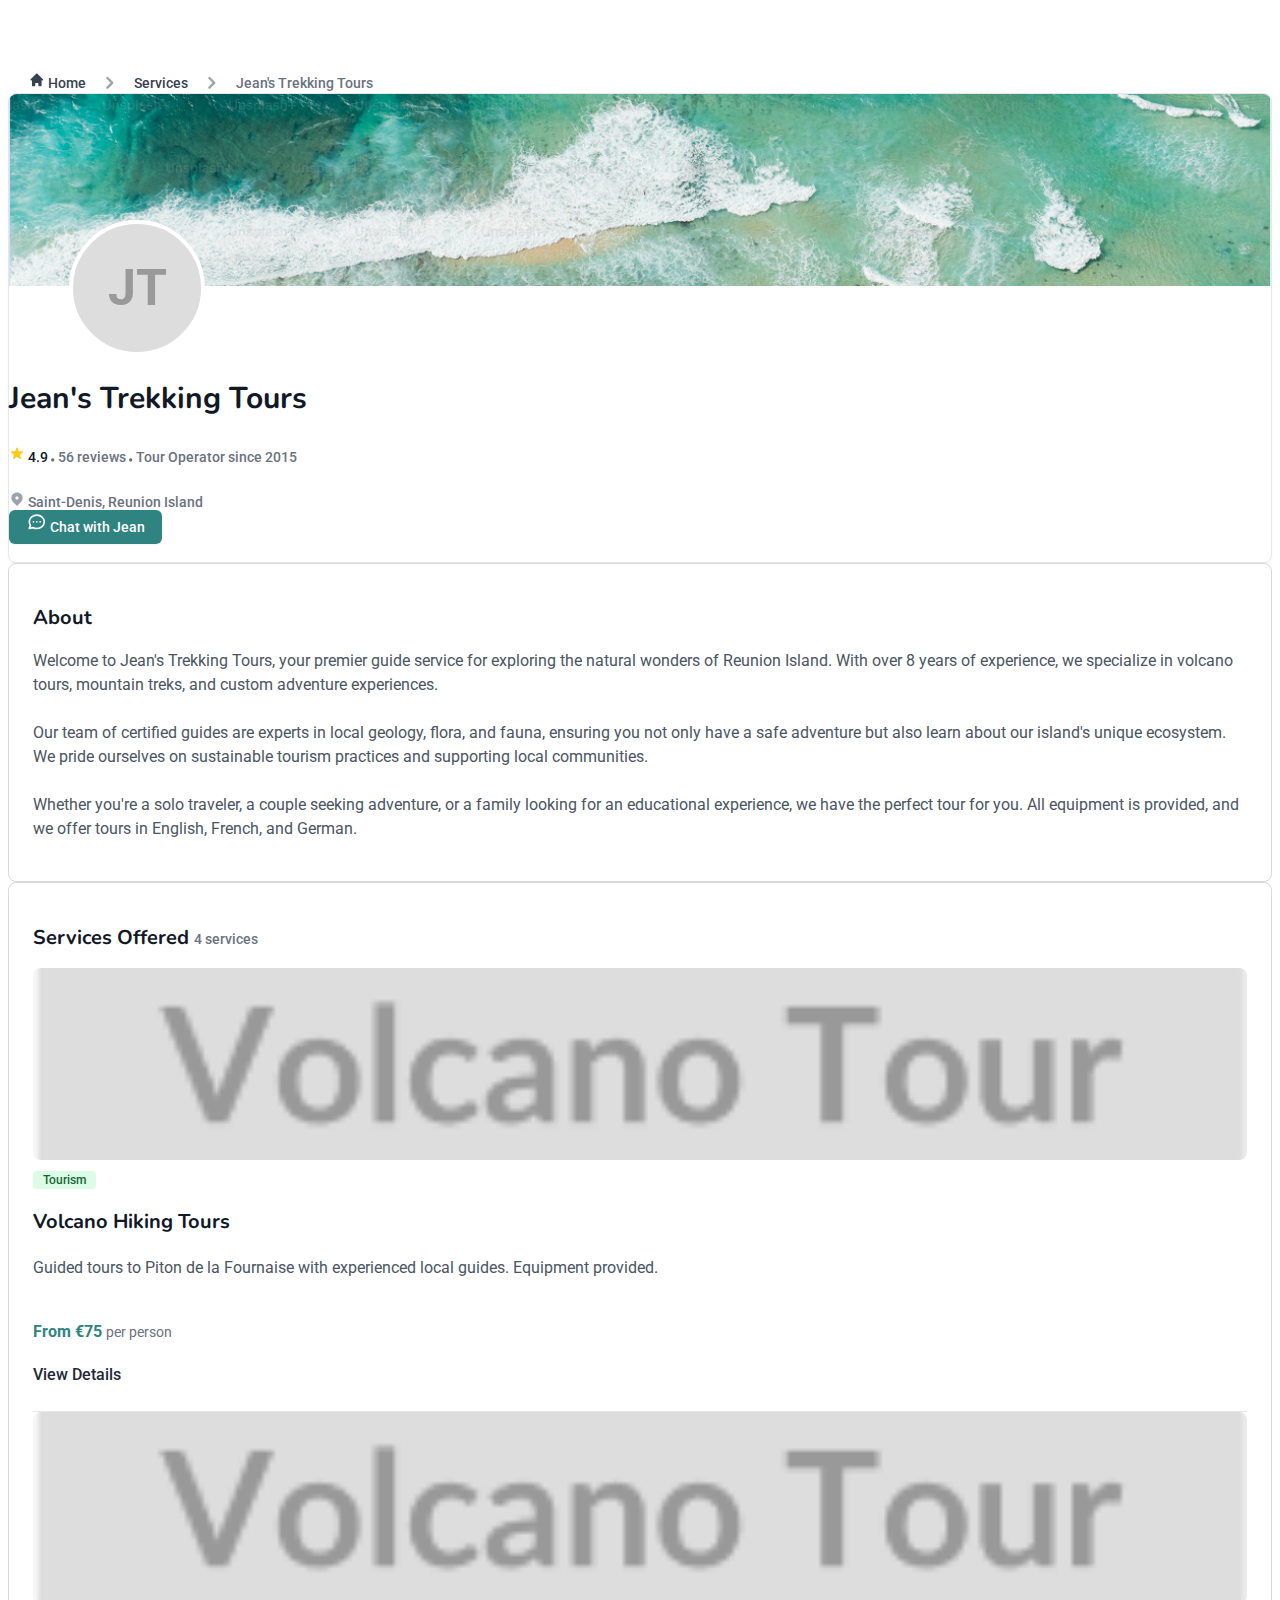
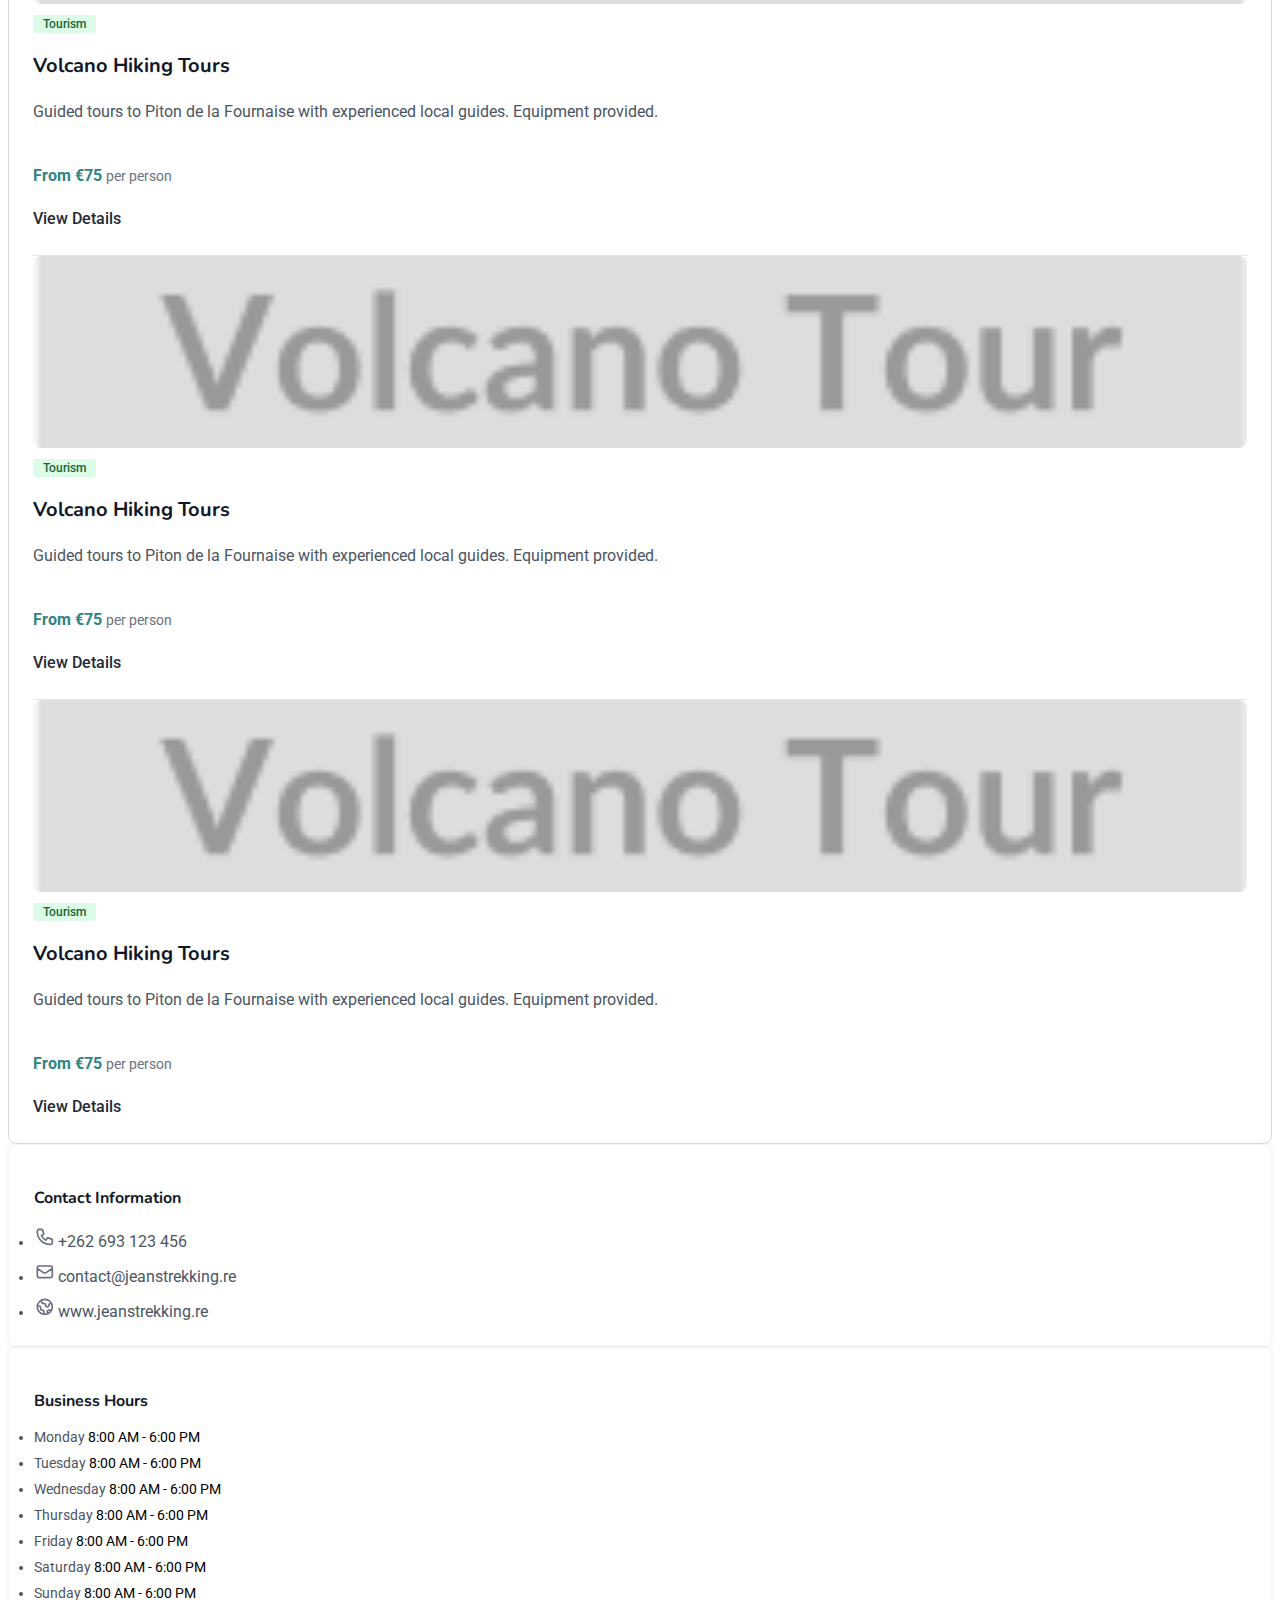
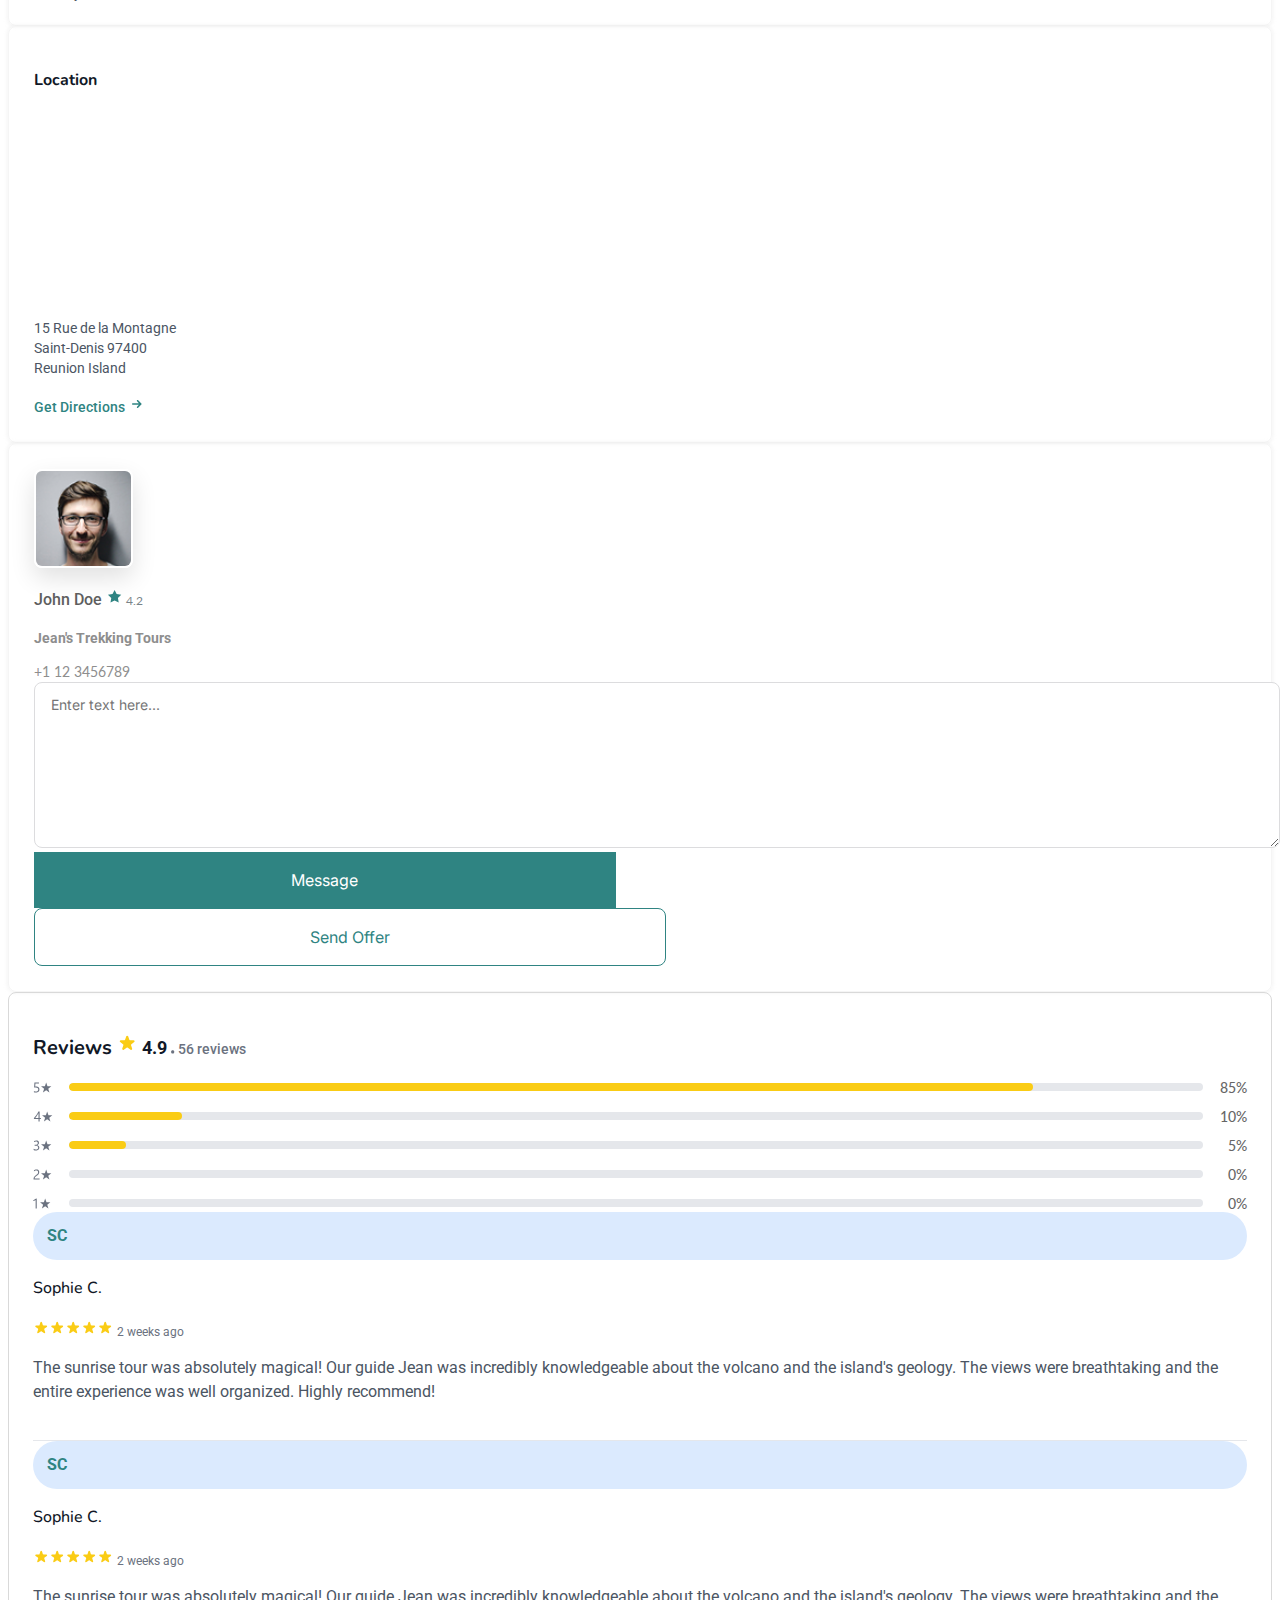
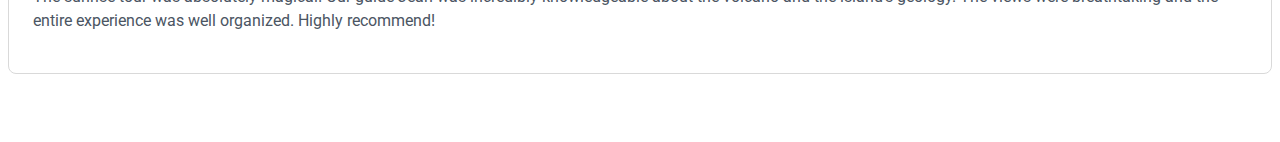
<file: contractor-public-profile.html>
<!doctype html>
<html lang="en">

<head>
    <meta charset="utf-8">
    <meta name="viewport" content="width=device-width, initial-scale=1">

    <link href="https://cdn.jsdelivr.net/npm/bootstrap@5.0.2/dist/css/bootstrap.min.css" rel="stylesheet"
        integrity="sha384-EVSTQN3/azprG1Anm3QDgpJLIm9Nao0Yz1ztcQTwFspd3yD65VohhpuuCOmLASjC" crossorigin="anonymous">
    <link rel="stylesheet" href="./assets/css/header.css">
    <link rel="stylesheet" href="./assets/css/footer.css">
    <link rel="stylesheet" href="./assets/css/auth.css">
    <link rel="stylesheet" href="./assets/css/home.css">
    <link rel="stylesheet" href="./assets/css/services.css">
    <link rel="stylesheet" href="./assets/css/single-services.css">
    <link rel="stylesheet" href="./assets/css/contractor-public-profile.css">

    <title>Contractor Public Profile</title>
</head>

<body>

    <div class="main-page-content">
        <div class="container">
            <div class="breadcrumb">
                <ul class="ps-0">
                    <li>
                        <a href="" class="d-flex align-items-center gap-2">
                            <svg width="17" height="17" viewBox="0 0 17 17" fill="none"
                                xmlns="http://www.w3.org/2000/svg">
                                <g clip-path="url(#clip0_3032_21482)">
                                    <path
                                        d="M9.36544 2.63441C9.21542 2.48443 9.01197 2.40018 8.79984 2.40018C8.58771 2.40018 8.38426 2.48443 8.23424 2.63441L2.63424 8.23441C2.48851 8.38529 2.40788 8.58737 2.4097 8.79713C2.41152 9.00688 2.49566 9.20753 2.64398 9.35586C2.79231 9.50419 2.99296 9.58832 3.20272 9.59015C3.41247 9.59197 3.61456 9.51133 3.76544 9.36561L3.99984 9.13121V14.4C3.99984 14.6122 4.08412 14.8157 4.23415 14.9657C4.38418 15.1157 4.58766 15.2 4.79984 15.2H6.39984C6.61201 15.2 6.81549 15.1157 6.96552 14.9657C7.11555 14.8157 7.19984 14.6122 7.19984 14.4V12.8C7.19984 12.5878 7.28412 12.3843 7.43415 12.2343C7.58418 12.0843 7.78766 12 7.99984 12H9.59984C9.81201 12 10.0155 12.0843 10.1655 12.2343C10.3156 12.3843 10.3998 12.5878 10.3998 12.8V14.4C10.3998 14.6122 10.4841 14.8157 10.6342 14.9657C10.7842 15.1157 10.9877 15.2 11.1998 15.2H12.7998C13.012 15.2 13.2155 15.1157 13.3655 14.9657C13.5156 14.8157 13.5998 14.6122 13.5998 14.4V9.13121L13.8342 9.36561C13.9851 9.51133 14.1872 9.59197 14.397 9.59015C14.6067 9.58832 14.8074 9.50419 14.9557 9.35586C15.104 9.20753 15.1882 9.00688 15.19 8.79713C15.1918 8.58737 15.1112 8.38529 14.9654 8.23441L9.36544 2.63441Z"
                                        fill="#374151" />
                                </g>
                                <defs>
                                    <clipPath id="clip0_3032_21482">
                                        <rect width="16" height="16" fill="white"
                                            transform="translate(0.799805 0.800003)" />
                                    </clipPath>
                                </defs>
                            </svg>
                            <span>Home</span>
                        </a>
                    </li>
                    <li>
                        <svg width="8" height="13" viewBox="0 0 8 13" fill="none" xmlns="http://www.w3.org/2000/svg">
                            <path fill-rule="evenodd" clip-rule="evenodd"
                                d="M0.551539 12.4484C0.326574 12.2234 0.200195 11.9182 0.200195 11.6C0.200195 11.2818 0.326574 10.9766 0.551539 10.7516L4.50314 6.8L0.551539 2.8484C0.33295 2.62208 0.211996 2.31896 0.21473 2.00432C0.217464 1.68969 0.343667 1.38871 0.566157 1.16622C0.788647 0.943733 1.08962 0.81753 1.40426 0.814796C1.71889 0.812062 2.02202 0.933016 2.24834 1.15161L7.04834 5.95161C7.2733 6.17664 7.39968 6.48181 7.39968 6.8C7.39968 7.1182 7.2733 7.42337 7.04834 7.64841L2.24834 12.4484C2.02331 12.6734 1.71814 12.7997 1.39994 12.7997C1.08174 12.7997 0.776572 12.6734 0.551539 12.4484Z"
                                fill="#9CA3AF" />
                        </svg>
                    </li>
                    <li><a href="">Services</a></li>
                    <li>
                        <svg width="8" height="13" viewBox="0 0 8 13" fill="none" xmlns="http://www.w3.org/2000/svg">
                            <path fill-rule="evenodd" clip-rule="evenodd"
                                d="M0.551539 12.4484C0.326574 12.2234 0.200195 11.9182 0.200195 11.6C0.200195 11.2818 0.326574 10.9766 0.551539 10.7516L4.50314 6.8L0.551539 2.8484C0.33295 2.62208 0.211996 2.31896 0.21473 2.00432C0.217464 1.68969 0.343667 1.38871 0.566157 1.16622C0.788647 0.943733 1.08962 0.81753 1.40426 0.814796C1.71889 0.812062 2.02202 0.933016 2.24834 1.15161L7.04834 5.95161C7.2733 6.17664 7.39968 6.48181 7.39968 6.8C7.39968 7.1182 7.2733 7.42337 7.04834 7.64841L2.24834 12.4484C2.02331 12.6734 1.71814 12.7997 1.39994 12.7997C1.08174 12.7997 0.776572 12.6734 0.551539 12.4484Z"
                                fill="#9CA3AF" />
                        </svg>
                    </li>
                    <li><a>Jean's Trekking Tours</a></li>
                </ul>
            </div>

            <div class="cpp-hero-section">
                <img src="./assets/images/Gradient.png" alt="" class="cpp-hero-section-image">
                <div class="cpp-profile-img">JT</div>
                <div class="row px-4 mt-5">
                    <div class="col-md-9">
                        <h2 class="cpp-hero-section-title">Jean's Trekking Tours</h2>
                        <p class="d-flex gap-2 align-items-center">
                            <span class="cpp-review-rate d-flex align-items-center gap-1">
                                <svg width="16" height="17" viewBox="0 0 16 17" fill="none"
                                    xmlns="http://www.w3.org/2000/svg">
                                    <path
                                        d="M7.23879 3.14153C7.47879 2.40473 8.52119 2.40473 8.76039 3.14153L9.61639 5.77513C9.66869 5.93552 9.77035 6.07527 9.90685 6.17441C10.0433 6.27355 10.2077 6.327 10.3764 6.32713H13.146C13.9212 6.32713 14.2428 7.31913 13.6164 7.77513L11.3764 9.40233C11.2396 9.50155 11.1378 9.64154 11.0855 9.80221C11.0331 9.96288 11.033 10.136 11.0852 10.2967L11.9412 12.9303C12.1812 13.6671 11.3372 14.2807 10.7092 13.8247L8.46919 12.1975C8.33255 12.0983 8.16804 12.0449 7.99919 12.0449C7.83034 12.0449 7.66582 12.0983 7.52919 12.1975L5.28919 13.8247C4.66199 14.2807 3.81879 13.6671 4.05799 12.9303L4.91399 10.2967C4.96613 10.136 4.96603 9.96288 4.91372 9.80221C4.86141 9.64154 4.75956 9.50155 4.62279 9.40233L2.38359 7.77593C1.75719 7.31993 2.07959 6.32793 2.85399 6.32793H5.62279C5.79163 6.32797 5.95615 6.2746 6.09281 6.17545C6.22947 6.07629 6.33125 5.93645 6.38359 5.77593L7.23959 3.14233L7.23879 3.14153Z"
                                        fill="#FACC15" />
                                </svg>
                                4.9
                            </span>
                            <span class="cpp-total-reviews d-flex align-items-center gap-1">
                                <svg width="4" height="4" viewBox="0 0 4 4" fill="none"
                                    xmlns="http://www.w3.org/2000/svg">
                                    <path
                                        d="M0.0859375 2.08124V1.76093C0.0859375 1.31301 0.226562 0.943217 0.507812 0.65155C0.794271 0.359884 1.18229 0.21405 1.67188 0.21405C2.16667 0.21405 2.55729 0.359884 2.84375 0.65155C3.13021 0.943217 3.27344 1.31301 3.27344 1.76093V2.08124C3.27344 2.52395 3.13021 2.89113 2.84375 3.1828C2.5625 3.46926 2.17448 3.61249 1.67969 3.61249C1.1901 3.61249 0.802083 3.46926 0.515625 3.1828C0.229167 2.89113 0.0859375 2.52395 0.0859375 2.08124Z"
                                        fill="#6B7280" />
                                </svg>
                                56 reviews
                            </span>
                            <span class="cpp-total-reviews d-flex align-items-center gap-1">
                                <svg width="4" height="4" viewBox="0 0 4 4" fill="none"
                                    xmlns="http://www.w3.org/2000/svg">
                                    <path
                                        d="M0.0859375 2.08124V1.76093C0.0859375 1.31301 0.226562 0.943217 0.507812 0.65155C0.794271 0.359884 1.18229 0.21405 1.67188 0.21405C2.16667 0.21405 2.55729 0.359884 2.84375 0.65155C3.13021 0.943217 3.27344 1.31301 3.27344 1.76093V2.08124C3.27344 2.52395 3.13021 2.89113 2.84375 3.1828C2.5625 3.46926 2.17448 3.61249 1.67969 3.61249C1.1901 3.61249 0.802083 3.46926 0.515625 3.1828C0.229167 2.89113 0.0859375 2.52395 0.0859375 2.08124Z"
                                        fill="#6B7280" />
                                </svg>
                                Tour Operator since 2015
                            </span>
                        </p>
                        <span class="cpp-location d-flex align-items-center gap-1">
                            <svg width="16" height="17" viewBox="0 0 16 17" fill="none"
                                xmlns="http://www.w3.org/2000/svg">
                                <g clip-path="url(#clip0_3033_4248)">
                                    <path fill-rule="evenodd" clip-rule="evenodd"
                                        d="M4.03982 4.03997C5.09008 2.98972 6.51453 2.39969 7.99982 2.39969C9.48511 2.39969 10.9096 2.98972 11.9598 4.03997C13.0101 5.09023 13.6001 6.51469 13.6001 7.99997C13.6001 9.48526 13.0101 10.9097 11.9598 11.96L7.99982 15.92L4.03982 11.96C3.51975 11.44 3.10721 10.8226 2.82574 10.1431C2.54428 9.46367 2.39941 8.73542 2.39941 7.99997C2.39941 7.26452 2.54428 6.53628 2.82574 5.85682C3.10721 5.17735 3.51975 4.55999 4.03982 4.03997ZM7.99982 9.59997C8.42416 9.59997 8.83113 9.4314 9.13119 9.13134C9.43125 8.83129 9.59982 8.42432 9.59982 7.99997C9.59982 7.57563 9.43125 7.16866 9.13119 6.8686C8.83113 6.56855 8.42416 6.39997 7.99982 6.39997C7.57547 6.39997 7.16851 6.56855 6.86845 6.8686C6.56839 7.16866 6.39982 7.57563 6.39982 7.99997C6.39982 8.42432 6.56839 8.83129 6.86845 9.13134C7.16851 9.4314 7.57547 9.59997 7.99982 9.59997Z"
                                        fill="#9CA3AF" />
                                </g>
                                <defs>
                                    <clipPath id="clip0_3033_4248">
                                        <rect width="16" height="16" fill="white" transform="translate(0 0.799988)" />
                                    </clipPath>
                                </defs>
                            </svg>
                            Saint-Denis, Reunion Island
                        </span>
                    </div>
                    <div class="col-md-3 d-flex align-items-center">
                        <a href="#" class="cpp-hero-section-btn d-flex align-items-center gap-1 justify-content-center">
                            <svg width="21" height="21" viewBox="0 0 21 21" fill="none"
                                xmlns="http://www.w3.org/2000/svg">
                                <g clip-path="url(#clip0_3033_4256)">
                                    <path
                                        d="M7.46647 10.8H7.4748M10.7998 10.8H10.8081M14.1331 10.8H14.1415M18.2998 10.8C18.2998 14.4817 14.9415 17.4667 10.7998 17.4667C9.57367 17.4708 8.36213 17.2006 7.25397 16.6758L3.2998 17.4667L4.4623 14.3667C3.72647 13.335 3.2998 12.1117 3.2998 10.8C3.2998 7.11833 6.65814 4.13333 10.7998 4.13333C14.9415 4.13333 18.2998 7.11833 18.2998 10.8Z"
                                        stroke="white" stroke-width="1.66667" stroke-linecap="round"
                                        stroke-linejoin="round" />
                                </g>
                                <defs>
                                    <clipPath id="clip0_3033_4256">
                                        <rect width="20" height="20" fill="white"
                                            transform="translate(0.799805 0.799988)" />
                                    </clipPath>
                                </defs>
                            </svg>
                            Chat with Jean
                        </a>
                    </div>
                </div>
            </div>

            <div class="row mt-4 justify-content-between">
                <div class="col-lg-8 col-md-7">
                    <div class="cpp-about-section">
                        <h2 class="single-description-title">About</h2>
                        <p class="single-description-text m-0">
                            Welcome to Jean's Trekking Tours, your premier guide service for exploring the natural
                            wonders
                            of Reunion Island. With over 8 years of experience, we specialize in volcano tours, mountain
                            treks, and custom adventure experiences.
                            <br /><br />
                            Our team of certified guides are experts in local geology, flora, and fauna, ensuring you
                            not only
                            have a safe adventure but also learn about our island's unique ecosystem. We pride ourselves
                            on
                            sustainable tourism practices and supporting local communities.
                            <br /><br />
                            Whether you're a solo traveler, a couple seeking adventure, or a family looking for an
                            educational
                            experience, we have the perfect tour for you. All equipment is provided, and we offer tours
                            in
                            English, French, and German.
                        </p>
                    </div>
                    <div class="cpp-services-offer mt-4">
                        <h2 class="single-description-title d-flex align-items-center justify-content-between">Services
                            Offered <span>4 services</span></h2>
                        <div class="row mt-4 services-offer-row">
                            <div class="col-md-4">
                                <img src="./assets/images/services-offer.png" alt="" class="cpp-services-offer-img">
                            </div>
                            <div class="col-md-8">
                                <span class="services-offer-tag">Tourism</span>
                                <h3 class="services-offer-title mt-1">Volcano Hiking Tours</h3>
                                <p class="services-offer-description mb-0">
                                    Guided tours to Piton de la Fournaise with experienced local
                                    guides. Equipment provided.
                                </p>
                                <div
                                    class="services-offer-pracing d-flex align-items-center justify-content-between mt-3">
                                    <p class="d-flex align-items-center gap-3 mb-0">From €75 <span>per person</span></p>
                                    <a href="#" class="service-offer-btn">View Details</a>
                                </div>
                            </div>
                        </div>
                        <div class="row mt-4 services-offer-row">
                            <div class="col-md-4">
                                <img src="./assets/images/services-offer.png" alt="" class="cpp-services-offer-img">
                            </div>
                            <div class="col-md-8">
                                <span class="services-offer-tag">Tourism</span>
                                <h3 class="services-offer-title mt-1">Volcano Hiking Tours</h3>
                                <p class="services-offer-description mb-0">
                                    Guided tours to Piton de la Fournaise with experienced local
                                    guides. Equipment provided.
                                </p>
                                <div
                                    class="services-offer-pracing d-flex align-items-center justify-content-between mt-3">
                                    <p class="d-flex align-items-center gap-3 mb-0">From €75 <span>per person</span></p>
                                    <a href="#" class="service-offer-btn">View Details</a>
                                </div>
                            </div>
                        </div>
                        <div class="row mt-4 services-offer-row">
                            <div class="col-md-4">
                                <img src="./assets/images/services-offer.png" alt="" class="cpp-services-offer-img">
                            </div>
                            <div class="col-md-8">
                                <span class="services-offer-tag">Tourism</span>
                                <h3 class="services-offer-title mt-1">Volcano Hiking Tours</h3>
                                <p class="services-offer-description mb-0">
                                    Guided tours to Piton de la Fournaise with experienced local
                                    guides. Equipment provided.
                                </p>
                                <div
                                    class="services-offer-pracing d-flex align-items-center justify-content-between mt-3">
                                    <p class="d-flex align-items-center gap-3 mb-0">From €75 <span>per person</span></p>
                                    <a href="#" class="service-offer-btn">View Details</a>
                                </div>
                            </div>
                        </div>
                        <div class="row mt-4 services-offer-row">
                            <div class="col-md-4">
                                <img src="./assets/images/services-offer.png" alt="" class="cpp-services-offer-img">
                            </div>
                            <div class="col-md-8">
                                <span class="services-offer-tag">Tourism</span>
                                <h3 class="services-offer-title mt-1">Volcano Hiking Tours</h3>
                                <p class="services-offer-description mb-0">
                                    Guided tours to Piton de la Fournaise with experienced local
                                    guides. Equipment provided.
                                </p>
                                <div
                                    class="services-offer-pracing d-flex align-items-center justify-content-between mt-3">
                                    <p class="d-flex align-items-center gap-3 mb-0">From €75 <span>per person</span></p>
                                    <a href="#" class="service-offer-btn">View Details</a>
                                </div>
                            </div>
                        </div>
                    </div>
                </div>
                <div class="col-lg-4 col-md-5 col-sm-12">
                    <div class="single-service-provider-profile-box">
                        <h3 class="single-service-booking-info-title">Contact Information</h3>
                        <ul class="single-service-booking-info-list mt-3">
                            <li class="d-flex align-items-center gap-2">
                                <svg width="21" height="21" viewBox="0 0 21 21" fill="none"
                                    xmlns="http://www.w3.org/2000/svg">
                                    <path
                                        d="M3.2998 4.96665C3.2998 4.52463 3.4754 4.1007 3.78796 3.78814C4.10052 3.47558 4.52444 3.29999 4.96647 3.29999H7.6998C7.87463 3.30012 8.04499 3.35523 8.18677 3.45753C8.32854 3.55982 8.43456 3.70412 8.4898 3.86999L9.73814 7.61415C9.80139 7.80444 9.79391 8.01115 9.71707 8.19636C9.64023 8.38157 9.49918 8.53287 9.3198 8.62249L7.43897 9.56415C8.3609 11.6046 9.99519 13.2389 12.0356 14.1608L12.9773 12.28C13.0669 12.1006 13.2182 11.9596 13.4034 11.8827C13.5886 11.8059 13.7954 11.7984 13.9856 11.8617L17.7298 13.11C17.8958 13.1653 18.0402 13.2714 18.1425 13.4134C18.2448 13.5553 18.2998 13.7259 18.2998 13.9008V16.6333C18.2998 17.0753 18.1242 17.4993 17.8116 17.8118C17.4991 18.1244 17.0752 18.3 16.6331 18.3H15.7998C8.89647 18.3 3.2998 12.7033 3.2998 5.79999V4.96665Z"
                                        stroke="#6B7280" stroke-width="1.66667" stroke-linecap="round"
                                        stroke-linejoin="round" />
                                </svg>
                                <a href="tel:+262 693 123 456">+262 693 123 456</a>
                            </li>
                            <li class="d-flex align-items-center gap-2">
                                <svg width="21" height="21" viewBox="0 0 21 21" fill="none"
                                    xmlns="http://www.w3.org/2000/svg">
                                    <path
                                        d="M3.2998 7.46667L9.8748 11.85C10.1487 12.0327 10.4706 12.1303 10.7998 12.1303C11.1291 12.1303 11.4509 12.0327 11.7248 11.85L18.2998 7.46667M4.96647 16.6333H16.6331C17.0752 16.6333 17.4991 16.4577 17.8116 16.1452C18.1242 15.8326 18.2998 15.4087 18.2998 14.9667V6.63334C18.2998 6.19131 18.1242 5.76739 17.8116 5.45483C17.4991 5.14227 17.0752 4.96667 16.6331 4.96667H4.96647C4.52444 4.96667 4.10052 5.14227 3.78796 5.45483C3.4754 5.76739 3.2998 6.19131 3.2998 6.63334V14.9667C3.2998 15.4087 3.4754 15.8326 3.78796 16.1452C4.10052 16.4577 4.52444 16.6333 4.96647 16.6333Z"
                                        stroke="#6B7280" stroke-width="1.66667" stroke-linecap="round"
                                        stroke-linejoin="round" />
                                </svg>
                                <a href="mailto:contact@jeanstrekking.re">contact@jeanstrekking.re</a>
                            </li>
                            <li class="d-flex align-items-center gap-2">
                                <svg width="21" height="21" viewBox="0 0 21 21" fill="none"
                                    xmlns="http://www.w3.org/2000/svg">
                                    <path
                                        d="M3.34564 9.96665H4.96647C5.4085 9.96665 5.83242 10.1422 6.14498 10.4548C6.45754 10.7674 6.63314 11.1913 6.63314 11.6333V12.4667C6.63314 12.9087 6.80873 13.3326 7.12129 13.6452C7.43385 13.9577 7.85778 14.1333 8.2998 14.1333C8.74183 14.1333 9.16575 14.3089 9.47832 14.6215C9.79088 14.934 9.96647 15.358 9.96647 15.8V18.2542M7.46647 4.07915V5.38332C7.46647 5.93586 7.68596 6.46576 8.07667 6.85646C8.46737 7.24716 8.99727 7.46665 9.5498 7.46665H9.96647C10.4085 7.46665 10.8324 7.64225 11.145 7.95481C11.4575 8.26737 11.6331 8.69129 11.6331 9.13332C11.6331 9.57535 11.8087 9.99927 12.1213 10.3118C12.4339 10.6244 12.8578 10.8 13.2998 10.8C13.7418 10.8 14.1658 10.6244 14.4783 10.3118C14.7909 9.99927 14.9665 9.57535 14.9665 9.13332C14.9665 8.69129 15.1421 8.26737 15.4546 7.95481C15.7672 7.64225 16.1911 7.46665 16.6331 7.46665H17.5198M13.2998 17.8733V15.8C13.2998 15.358 13.4754 14.934 13.788 14.6215C14.1005 14.3089 14.5244 14.1333 14.9665 14.1333H17.5198M18.2998 10.8C18.2998 11.7849 18.1058 12.7602 17.7289 13.6701C17.352 14.5801 16.7995 15.4068 16.1031 16.1033C15.4067 16.7997 14.5799 17.3522 13.6699 17.7291C12.76 18.106 11.7847 18.3 10.7998 18.3C9.81489 18.3 8.83962 18.106 7.92968 17.7291C7.01974 17.3522 6.19294 16.7997 5.4965 16.1033C4.80006 15.4068 4.24762 14.5801 3.87071 13.6701C3.4938 12.7602 3.2998 11.7849 3.2998 10.8C3.2998 8.81086 4.08998 6.90321 5.4965 5.49669C6.90303 4.09016 8.81068 3.29999 10.7998 3.29999C12.7889 3.29999 14.6966 4.09016 16.1031 5.49669C17.5096 6.90321 18.2998 8.81086 18.2998 10.8Z"
                                        stroke="#6B7280" stroke-width="1.66667" stroke-linecap="round"
                                        stroke-linejoin="round" />
                                </svg>
                                <a href="#">www.jeanstrekking.re</a>
                            </li>
                        </ul>
                    </div>
                    <div class="single-service-booking-info mt-4">
                        <h3 class="single-service-booking-info-title">Business Hours</h3>
                        <ul class="single-service-booking-info-list mt-3">
                            <li class="d-flex align-items-center justify-content-between">
                                Monday
                                <span class="fw-bold" style="color: black;">8:00 AM - 6:00 PM</span>
                            </li>
                            <li class="d-flex align-items-center justify-content-between">
                                Tuesday
                                <span class="fw-bold" style="color: black;">8:00 AM - 6:00 PM</span>
                            </li>
                            <li class="d-flex align-items-center justify-content-between">
                                Wednesday
                                <span class="fw-bold" style="color: black;">8:00 AM - 6:00 PM</span>
                            </li>
                            <li class="d-flex align-items-center justify-content-between">
                                Thursday
                                <span class="fw-bold" style="color: black;">8:00 AM - 6:00 PM</span>
                            </li>
                            <li class="d-flex align-items-center justify-content-between">
                                Friday
                                <span class="fw-bold" style="color: black;">8:00 AM - 6:00 PM</span>
                            </li>
                            <li class="d-flex align-items-center justify-content-between">
                                Saturday
                                <span class="fw-bold" style="color: black;">8:00 AM - 6:00 PM</span>
                            </li>
                            <li class="d-flex align-items-center justify-content-between">
                                Sunday
                                <span class="fw-bold" style="color: black;">8:00 AM - 6:00 PM</span>
                            </li>
                        </ul>
                    </div>
                    <div class="cpp-location-box mt-4">
                        <h3 class="single-service-booking-info-title">Location</h3>
                        <div>
                            <iframe
                                src="https://www.google.com/maps/embed?pb=!1m18!1m12!1m3!1d1589.978243846063!2d55.4101729298605!3d-20.895822904125406!2m3!1f0!2f0!3f0!3m2!1i1024!2i768!4f13.1!3m3!1m2!1s0x21827e0db5c74c33%3A0x1796b0eccb313390!2sLa%20Montagne%2C%20Saint-Denis%2C%20R%C3%A9union!5e0!3m2!1sen!2s!4v1750953830041!5m2!1sen!2s"
                                width="100%" height="192" style="border:0;" allowfullscreen="" loading="lazy"
                                referrerpolicy="no-referrer-when-downgrade"></iframe>
                        </div>
                        <p class="mt-2 mb-0">
                            15 Rue de la Montagne<br />
                            Saint-Denis 97400<br />
                            Reunion Island
                        </p>
                        <a href="#">
                            Get Directions
                            <svg width="17" height="16" viewBox="0 0 17 16" fill="none"
                                xmlns="http://www.w3.org/2000/svg">
                                <g clip-path="url(#clip0_3033_4616)">
                                    <path fill-rule="evenodd" clip-rule="evenodd"
                                        d="M9.0344 4.23435C9.18442 4.08437 9.38787 4.00012 9.6 4.00012C9.81213 4.00012 10.0156 4.08437 10.1656 4.23435L13.3656 7.43435C13.5156 7.58437 13.5998 7.78782 13.5998 7.99995C13.5998 8.21208 13.5156 8.41553 13.3656 8.56555L10.1656 11.7656C10.0147 11.9113 9.81264 11.9919 9.60288 11.9901C9.39312 11.9883 9.19247 11.9041 9.04415 11.7558C8.89582 11.6075 8.81168 11.4068 8.80986 11.1971C8.80804 10.9873 8.88867 10.7852 9.0344 10.6344L10.8688 8.79995H4.8C4.58783 8.79995 4.38434 8.71567 4.23431 8.56564C4.08429 8.41561 4 8.21212 4 7.99995C4 7.78778 4.08429 7.5843 4.23431 7.43427C4.38434 7.28424 4.58783 7.19995 4.8 7.19995H10.8688L9.0344 5.36555C8.88442 5.21553 8.80017 5.01208 8.80017 4.79995C8.80017 4.58782 8.88442 4.38437 9.0344 4.23435Z"
                                        fill="#2F8482" />
                                </g>
                                <defs>
                                    <clipPath id="clip0_3033_4616">
                                        <rect width="16" height="16" fill="white" transform="translate(0.799805)" />
                                    </clipPath>
                                </defs>
                            </svg>
                        </a>
                    </div>
                    <div class="single-service-comment-box mt-4">
                        <div class="single-service-comment-profile d-flex align-items-center gap-3">
                            <div class="single-service-comment-profile-img">
                                <img src="./assets/images/comment-profile.png" alt="">
                            </div>
                            <div>
                                <h3 class="single-service-comment-profile-name d-flex align-items-center gap-2 m-0">John
                                    Doe
                                    <span>
                                        <svg width="17" height="17" viewBox="0 0 17 17" fill="none"
                                            xmlns="http://www.w3.org/2000/svg">
                                            <path
                                                d="M8.59999 12.4335L4.48532 14.5968L5.27132 10.0148L1.93799 6.77015L6.53799 6.10348L8.59532 1.93481L10.6527 6.10348L15.2527 6.77015L11.9193 10.0148L12.7053 14.5968L8.59999 12.4335Z"
                                                fill="#2F8482" />
                                        </svg>
                                        4.2
                                    </span>
                                </h3>
                                <p class="single-service-comment-profile-name-2 m-0">Jean's Trekking Tours</p>
                                <a href="tel:+1 12 3456789" class="single-service-comment-profile-number m-0">+1 12
                                    3456789</a>
                            </div>
                        </div>
                        <form action="" class="mt-4">
                            <textarea class="comment-field" placeholder="Enter text here..."></textarea>
                            <div class="d-flex justify-content-between align-items-center mt-3">
                                <button type="submit" class="submit-btn-comment">Message</button>
                                <a href="#" class="send-offer-btn">Send Offer</a>
                            </div>
                        </form>
                    </div>
                </div>
            </div>

            <div class="row mt-4">
                <div class="col-lg-8 col-md-7">
                    <div class="cpp-review-section">
                        <h2 class="single-description-title d-flex align-items-center justify-content-between">
                            Reviews
                            <span class="d-flex gap-2 align-items-center">
                                <span class="cpp-review-rate d-flex align-items-center gap-1"
                                    style="font-size: 18px;font-weight: 700;color: #111827;">
                                    <svg width="21" height="21" viewBox="0 0 21 21" fill="none"
                                        xmlns="http://www.w3.org/2000/svg">
                                        <path
                                            d="M9.24917 3.32698C9.54917 2.40598 10.8522 2.40598 11.1512 3.32698L12.2212 6.61898C12.2865 6.81947 12.4136 6.99416 12.5842 7.11808C12.7549 7.24201 12.9603 7.30883 13.1712 7.30898H16.6332C17.6022 7.30898 18.0042 8.54898 17.2212 9.11898L14.4212 11.153C14.2502 11.277 14.1229 11.452 14.0575 11.6528C13.9921 11.8537 13.992 12.0701 14.0572 12.271L15.1272 15.563C15.4272 16.484 14.3722 17.251 13.5872 16.681L10.7872 14.647C10.6164 14.523 10.4107 14.4562 10.1997 14.4562C9.98861 14.4562 9.78296 14.523 9.61217 14.647L6.81217 16.681C6.02817 17.251 4.97417 16.484 5.27317 15.563L6.34317 12.271C6.40834 12.0701 6.40823 11.8537 6.34284 11.6528C6.27745 11.452 6.15014 11.277 5.97917 11.153L3.18017 9.11998C2.39717 8.54998 2.80017 7.30998 3.76817 7.30998H7.22917C7.44022 7.31004 7.64587 7.24332 7.81669 7.11938C7.98751 6.99544 8.11474 6.82063 8.18017 6.61998L9.25017 3.32798L9.24917 3.32698Z"
                                            fill="#FACC15" />
                                    </svg>
                                    4.9
                                </span>
                                <span class="cpp-total-reviews d-flex align-items-center gap-1">
                                    <svg width="4" height="4" viewBox="0 0 4 4" fill="none"
                                        xmlns="http://www.w3.org/2000/svg">
                                        <path
                                            d="M0.0859375 2.08124V1.76093C0.0859375 1.31301 0.226562 0.943217 0.507812 0.65155C0.794271 0.359884 1.18229 0.21405 1.67188 0.21405C2.16667 0.21405 2.55729 0.359884 2.84375 0.65155C3.13021 0.943217 3.27344 1.31301 3.27344 1.76093V2.08124C3.27344 2.52395 3.13021 2.89113 2.84375 3.1828C2.5625 3.46926 2.17448 3.61249 1.67969 3.61249C1.1901 3.61249 0.802083 3.46926 0.515625 3.1828C0.229167 2.89113 0.0859375 2.52395 0.0859375 2.08124Z"
                                            fill="#6B7280" />
                                    </svg>
                                    56 reviews
                                </span>
                            </span>
                        </h2>

                        <div class="ratings-breakdown mt-4">
                            <div class="rating-row">
                                <div class="star-label">
                                    <svg width="19" height="11" viewBox="0 0 19 11" fill="none"
                                        xmlns="http://www.w3.org/2000/svg">
                                        <path
                                            d="M6.42383 7.40576C6.42383 7.88428 6.3418 8.31722 6.17773 8.70459C6.01367 9.09196 5.77897 9.42464 5.47363 9.70264C5.17285 9.98063 4.80827 10.1948 4.37988 10.3452C3.9515 10.4956 3.47526 10.5708 2.95117 10.5708C2.03971 10.5708 1.36296 10.4341 0.920898 10.1606V8.97119C1.58626 9.39958 2.26758 9.61377 2.96484 9.61377C3.32031 9.61377 3.63932 9.56136 3.92188 9.45654C4.20898 9.35173 4.4528 9.20589 4.65332 9.01904C4.85384 8.83219 5.00651 8.60661 5.11133 8.34229C5.2207 8.07796 5.27539 7.78857 5.27539 7.47412C5.27539 6.8361 5.0612 6.33708 4.63281 5.97705C4.20443 5.61247 3.58236 5.43018 2.7666 5.43018C2.63444 5.43018 2.49544 5.43245 2.34961 5.43701C2.20378 5.44157 2.05794 5.4484 1.91211 5.45752C1.76628 5.46208 1.62272 5.46891 1.48145 5.47803C1.34473 5.48714 1.2194 5.49854 1.10547 5.51221L1.44043 0.597168H5.97266V1.60889H2.41113L2.21289 4.48682C2.35872 4.4777 2.51367 4.47087 2.67773 4.46631C2.8418 4.45719 2.98763 4.45264 3.11523 4.45264C3.63477 4.45264 4.09961 4.521 4.50977 4.65771C4.91992 4.79443 5.26628 4.9904 5.54883 5.24561C5.83594 5.49626 6.05241 5.80615 6.19824 6.17529C6.34863 6.53988 6.42383 6.95003 6.42383 7.40576ZM11.8994 4.29541L13.1709 0.597168L14.4561 4.29541H18.3252L15.249 6.72217L16.4453 10.3999L13.1709 8.21924L9.91016 10.3999L11.1064 6.72217L8.03027 4.29541H11.8994Z"
                                            fill="#6B7280" />
                                    </svg>
                                </div>
                                <div class="progress-container">
                                    <div class="progress-bar" style="width: 85%;"></div>
                                </div>
                                <div class="percentage">85%</div>
                            </div>

                            <div class="rating-row">
                                <div class="star-label">
                                    <svg width="20" height="11" viewBox="0 0 20 11" fill="none"
                                        xmlns="http://www.w3.org/2000/svg">
                                        <path
                                            d="M6.61035 0.597168V7.0708H7.86816V8.09619H6.61035V10.3999H5.50293V8.09619H0.895508V7.12549C1.32389 6.64242 1.75684 6.12744 2.19434 5.58057C2.63184 5.02913 3.04883 4.47087 3.44531 3.90576C3.84635 3.34066 4.21549 2.77783 4.55273 2.21729C4.89453 1.65218 5.18164 1.11214 5.41406 0.597168H6.61035ZM2.16016 7.0708H5.50293V2.27197C5.16113 2.86898 4.83757 3.40218 4.53223 3.87158C4.22689 4.34098 3.93522 4.76709 3.65723 5.1499C3.38379 5.53271 3.12174 5.87907 2.87109 6.18896C2.62044 6.49886 2.38346 6.79281 2.16016 7.0708ZM12.8994 4.29541L14.1709 0.597168L15.4561 4.29541H19.3252L16.249 6.72217L17.4453 10.3999L14.1709 8.21924L10.9102 10.3999L12.1064 6.72217L9.03027 4.29541H12.8994Z"
                                            fill="#6B7280" />
                                    </svg>
                                </div>
                                <div class="progress-container">
                                    <div class="progress-bar" style="width: 10%;"></div>
                                </div>
                                <div class="percentage">10%</div>
                            </div>

                            <div class="rating-row">
                                <div class="star-label">
                                    <svg width="19" height="11" viewBox="0 0 19 11" fill="none"
                                        xmlns="http://www.w3.org/2000/svg">
                                        <path
                                            d="M6.31445 7.62451C6.31445 8.06657 6.23014 8.46989 6.06152 8.83447C5.89746 9.1945 5.66276 9.50439 5.35742 9.76416C5.05664 10.0194 4.69434 10.2176 4.27051 10.3589C3.84668 10.5002 3.37956 10.5708 2.86914 10.5708C1.9349 10.5708 1.19206 10.3931 0.640625 10.0376V8.83447C1.30143 9.354 2.05794 9.61377 2.91016 9.61377C3.25195 9.61377 3.55957 9.57048 3.83301 9.48389C4.111 9.3973 4.34798 9.27197 4.54395 9.10791C4.74447 8.94385 4.89714 8.74561 5.00195 8.51318C5.11133 8.28076 5.16602 8.01872 5.16602 7.72705C5.16602 6.44645 4.25456 5.80615 2.43164 5.80615H1.61816V4.85596H2.39062C4.00391 4.85596 4.81055 4.25439 4.81055 3.05127C4.81055 1.93929 4.19531 1.3833 2.96484 1.3833C2.27214 1.3833 1.62272 1.61572 1.0166 2.08057V0.993652C1.64095 0.619954 2.38379 0.433105 3.24512 0.433105C3.65527 0.433105 4.02669 0.490072 4.35938 0.604004C4.69206 0.717936 4.97689 0.877441 5.21387 1.08252C5.45085 1.2876 5.63314 1.53369 5.76074 1.8208C5.8929 2.10791 5.95898 2.42464 5.95898 2.771C5.95898 4.06071 5.30729 4.89014 4.00391 5.25928V5.28662C4.33659 5.32308 4.64421 5.40511 4.92676 5.53271C5.20931 5.65576 5.45312 5.81755 5.6582 6.01807C5.86328 6.21859 6.02279 6.45557 6.13672 6.729C6.25521 6.99788 6.31445 7.29639 6.31445 7.62451ZM11.8994 4.29541L13.1709 0.597168L14.4561 4.29541H18.3252L15.249 6.72217L16.4453 10.3999L13.1709 8.21924L9.91016 10.3999L11.1064 6.72217L8.03027 4.29541H11.8994Z"
                                            fill="#6B7280" />
                                    </svg>
                                </div>
                                <div class="progress-container">
                                    <div class="progress-bar" style="width: 5%;"></div>
                                </div>
                                <div class="percentage">5%</div>
                            </div>

                            <div class="rating-row">
                                <div class="star-label">
                                    <svg width="19" height="11" viewBox="0 0 19 11" fill="none"
                                        xmlns="http://www.w3.org/2000/svg">
                                        <path
                                            d="M5.07715 3.16748C5.07715 2.8667 5.0293 2.60465 4.93359 2.38135C4.84245 2.15804 4.71484 1.97347 4.55078 1.82764C4.39128 1.67725 4.20215 1.56559 3.9834 1.49268C3.76465 1.41976 3.52767 1.3833 3.27246 1.3833C3.05371 1.3833 2.83952 1.41292 2.62988 1.47217C2.42025 1.53141 2.21517 1.61344 2.01465 1.71826C1.81868 1.82308 1.62728 1.9484 1.44043 2.09424C1.25814 2.24007 1.08724 2.40186 0.927734 2.57959V1.37646C1.24219 1.07113 1.5931 0.838704 1.98047 0.679199C2.3724 0.515137 2.84863 0.433105 3.40918 0.433105C3.81022 0.433105 4.18164 0.49235 4.52344 0.61084C4.86523 0.724772 5.16146 0.893392 5.41211 1.1167C5.66276 1.34001 5.85872 1.61572 6 1.94385C6.14583 2.27197 6.21875 2.64795 6.21875 3.07178C6.21875 3.45915 6.17318 3.81006 6.08203 4.12451C5.99544 4.43896 5.861 4.73519 5.67871 5.01318C5.50098 5.29118 5.27539 5.55778 5.00195 5.81299C4.72852 6.0682 4.40723 6.32796 4.03809 6.59229C3.5778 6.92041 3.19727 7.20068 2.89648 7.43311C2.60026 7.66553 2.36328 7.88428 2.18555 8.08936C2.01237 8.28988 1.88932 8.49268 1.81641 8.69775C1.74805 8.89827 1.71387 9.1307 1.71387 9.39502H6.59473V10.3999H0.544922V9.91455C0.544922 9.49528 0.590495 9.12614 0.681641 8.80713C0.772786 8.48812 0.923177 8.18506 1.13281 7.89795C1.34245 7.61084 1.61589 7.32373 1.95312 7.03662C2.29492 6.74951 2.71191 6.42594 3.2041 6.06592C3.55957 5.81071 3.85579 5.56689 4.09277 5.33447C4.33431 5.10205 4.52799 4.86963 4.67383 4.63721C4.81966 4.40479 4.9222 4.17008 4.98145 3.93311C5.04525 3.69157 5.07715 3.43636 5.07715 3.16748ZM11.8994 4.29541L13.1709 0.597168L14.4561 4.29541H18.3252L15.249 6.72217L16.4453 10.3999L13.1709 8.21924L9.91016 10.3999L11.1064 6.72217L8.03027 4.29541H11.8994Z"
                                            fill="#6B7280" />
                                    </svg>
                                </div>
                                <div class="progress-container">
                                    <div class="progress-bar" style="width: 0%;"></div>
                                </div>
                                <div class="percentage">0%</div>
                            </div>

                            <div class="rating-row">
                                <div class="star-label">
                                    <svg width="18" height="11" viewBox="0 0 18 11" fill="none"
                                        xmlns="http://www.w3.org/2000/svg">
                                        <path
                                            d="M3.74902 10.3999H2.62793V1.93018C2.54134 2.01676 2.41374 2.11702 2.24512 2.23096C2.08105 2.34033 1.89421 2.44971 1.68457 2.55908C1.47949 2.66846 1.26074 2.771 1.02832 2.8667C0.800456 2.9624 0.577148 3.0376 0.358398 3.09229V1.95752C0.604492 1.88916 0.864258 1.79801 1.1377 1.68408C1.41569 1.56559 1.68685 1.43571 1.95117 1.29443C2.22005 1.1486 2.47298 0.99821 2.70996 0.843262C2.94694 0.683757 3.15202 0.528809 3.3252 0.378418H3.74902V10.3999ZM10.8994 4.29541L12.1709 0.597168L13.4561 4.29541H17.3252L14.249 6.72217L15.4453 10.3999L12.1709 8.21924L8.91016 10.3999L10.1064 6.72217L7.03027 4.29541H10.8994Z"
                                            fill="#6B7280" />
                                    </svg>
                                </div>
                                <div class="progress-container">
                                    <div class="progress-bar" style="width: 0%;"></div>
                                </div>
                                <div class="percentage">0%</div>
                            </div>
                        </div>

                        <div class="single-services-comments mt-5">
                            <div class="single-service-comment">
                                <div class="commenter-profile d-flex align-items-center gap-3">
                                    <div class="commenter-profile-img">
                                        SC
                                    </div>
                                    <div>
                                        <h3 class="commenter-profile-name m-0">Sophie C.</h3>
                                        <span class="commenter-profile-date d-flex align-items-center gap-2">
                                            <svg width="81" height="16" viewBox="0 0 81 16" fill="none"
                                                xmlns="http://www.w3.org/2000/svg">
                                                <path
                                                    d="M7.43947 2.34166C7.67947 1.60486 8.72187 1.60486 8.96107 2.34166L9.81707 4.97526C9.86937 5.13565 9.97103 5.27541 10.1075 5.37455C10.244 5.47369 10.4084 5.52714 10.5771 5.52726H13.3467C14.1219 5.52726 14.4435 6.51926 13.8171 6.97526L11.5771 8.60246C11.4403 8.70169 11.3385 8.84167 11.2861 9.00234C11.2338 9.16302 11.2337 9.33613 11.2859 9.49686L12.1419 12.1305C12.3819 12.8673 11.5379 13.4809 10.9099 13.0249L8.66987 11.3977C8.53324 11.2985 8.36872 11.245 8.19987 11.245C8.03103 11.245 7.86651 11.2985 7.72987 11.3977L5.48987 13.0249C4.86267 13.4809 4.01947 12.8673 4.25867 12.1305L5.11467 9.49686C5.16681 9.33613 5.16672 9.16302 5.11441 9.00234C5.06209 8.84167 4.96025 8.70169 4.82347 8.60246L2.58427 6.97606C1.95787 6.52006 2.28027 5.52806 3.05467 5.52806H5.82347C5.99231 5.52811 6.15683 5.47473 6.29349 5.37558C6.43015 5.27643 6.53193 5.13658 6.58427 4.97606L7.44027 2.34246L7.43947 2.34166Z"
                                                    fill="#FACC15" />
                                                <path
                                                    d="M23.4395 2.34166C23.6795 1.60486 24.7219 1.60486 24.9611 2.34166L25.8171 4.97526C25.8694 5.13565 25.971 5.27541 26.1075 5.37455C26.244 5.47369 26.4084 5.52714 26.5771 5.52726H29.3467C30.1219 5.52726 30.4435 6.51926 29.8171 6.97526L27.5771 8.60246C27.4403 8.70169 27.3385 8.84167 27.2861 9.00234C27.2338 9.16302 27.2337 9.33613 27.2859 9.49686L28.1419 12.1305C28.3819 12.8673 27.5379 13.4809 26.9099 13.0249L24.6699 11.3977C24.5332 11.2985 24.3687 11.245 24.1999 11.245C24.031 11.245 23.8665 11.2985 23.7299 11.3977L21.4899 13.0249C20.8627 13.4809 20.0195 12.8673 20.2587 12.1305L21.1147 9.49686C21.1668 9.33613 21.1667 9.16302 21.1144 9.00234C21.0621 8.84167 20.9602 8.70169 20.8235 8.60246L18.5843 6.97606C17.9579 6.52006 18.2803 5.52806 19.0547 5.52806H21.8235C21.9923 5.52811 22.1568 5.47473 22.2935 5.37558C22.4301 5.27643 22.5319 5.13658 22.5843 4.97606L23.4403 2.34246L23.4395 2.34166Z"
                                                    fill="#FACC15" />
                                                <path
                                                    d="M39.4395 2.34166C39.6795 1.60486 40.7219 1.60486 40.9611 2.34166L41.8171 4.97526C41.8694 5.13565 41.971 5.27541 42.1075 5.37455C42.244 5.47369 42.4084 5.52714 42.5771 5.52726H45.3467C46.1219 5.52726 46.4435 6.51926 45.8171 6.97526L43.5771 8.60246C43.4403 8.70169 43.3385 8.84167 43.2861 9.00234C43.2338 9.16302 43.2337 9.33613 43.2859 9.49686L44.1419 12.1305C44.3819 12.8673 43.5379 13.4809 42.9099 13.0249L40.6699 11.3977C40.5332 11.2985 40.3687 11.245 40.1999 11.245C40.031 11.245 39.8665 11.2985 39.7299 11.3977L37.4899 13.0249C36.8627 13.4809 36.0195 12.8673 36.2587 12.1305L37.1147 9.49686C37.1668 9.33613 37.1667 9.16302 37.1144 9.00234C37.0621 8.84167 36.9602 8.70169 36.8235 8.60246L34.5843 6.97606C33.9579 6.52006 34.2803 5.52806 35.0547 5.52806H37.8235C37.9923 5.52811 38.1568 5.47473 38.2935 5.37558C38.4301 5.27643 38.5319 5.13658 38.5843 4.97606L39.4403 2.34246L39.4395 2.34166Z"
                                                    fill="#FACC15" />
                                                <path
                                                    d="M55.4395 2.34166C55.6795 1.60486 56.7219 1.60486 56.9611 2.34166L57.8171 4.97526C57.8694 5.13565 57.971 5.27541 58.1075 5.37455C58.244 5.47369 58.4084 5.52714 58.5771 5.52726H61.3467C62.1219 5.52726 62.4435 6.51926 61.8171 6.97526L59.5771 8.60246C59.4403 8.70169 59.3385 8.84167 59.2861 9.00234C59.2338 9.16302 59.2337 9.33613 59.2859 9.49686L60.1419 12.1305C60.3819 12.8673 59.5379 13.4809 58.9099 13.0249L56.6699 11.3977C56.5332 11.2985 56.3687 11.245 56.1999 11.245C56.031 11.245 55.8665 11.2985 55.7299 11.3977L53.4899 13.0249C52.8627 13.4809 52.0195 12.8673 52.2587 12.1305L53.1147 9.49686C53.1668 9.33613 53.1667 9.16302 53.1144 9.00234C53.0621 8.84167 52.9602 8.70169 52.8235 8.60246L50.5843 6.97606C49.9579 6.52006 50.2803 5.52806 51.0547 5.52806H53.8235C53.9923 5.52811 54.1568 5.47473 54.2935 5.37558C54.4301 5.27643 54.5319 5.13658 54.5843 4.97606L55.4403 2.34246L55.4395 2.34166Z"
                                                    fill="#FACC15" />
                                                <path
                                                    d="M71.4395 2.34166C71.6795 1.60486 72.7219 1.60486 72.9611 2.34166L73.8171 4.97526C73.8694 5.13565 73.971 5.27541 74.1075 5.37455C74.244 5.47369 74.4084 5.52714 74.5771 5.52726H77.3467C78.1219 5.52726 78.4435 6.51926 77.8171 6.97526L75.5771 8.60246C75.4403 8.70169 75.3385 8.84167 75.2861 9.00234C75.2338 9.16302 75.2337 9.33613 75.2859 9.49686L76.1419 12.1305C76.3819 12.8673 75.5379 13.4809 74.9099 13.0249L72.6699 11.3977C72.5332 11.2985 72.3687 11.245 72.1999 11.245C72.031 11.245 71.8665 11.2985 71.7299 11.3977L69.4899 13.0249C68.8627 13.4809 68.0195 12.8673 68.2587 12.1305L69.1147 9.49686C69.1668 9.33613 69.1667 9.16302 69.1144 9.00234C69.0621 8.84167 68.9602 8.70169 68.8235 8.60246L66.5843 6.97606C65.9579 6.52006 66.2803 5.52806 67.0547 5.52806H69.8235C69.9923 5.52811 70.1568 5.47473 70.2935 5.37558C70.4301 5.27643 70.5319 5.13658 70.5843 4.97606L71.4403 2.34246L71.4395 2.34166Z"
                                                    fill="#FACC15" />
                                            </svg>
                                            2 weeks ago
                                        </span>
                                    </div>
                                </div>
                                <p class="review-text mt-3 mb-0">
                                    The sunrise tour was absolutely magical! Our guide Jean was incredibly knowledgeable
                                    about the volcano and the island's geology. The views were breathtaking and the
                                    entire
                                    experience
                                    was well organized. Highly recommend!
                                </p>
                            </div>
                            <div class="single-service-comment mt-4">
                                <div class="commenter-profile d-flex align-items-center gap-3">
                                    <div class="commenter-profile-img">
                                        SC
                                    </div>
                                    <div>
                                        <h3 class="commenter-profile-name m-0">Sophie C.</h3>
                                        <span class="commenter-profile-date d-flex align-items-center gap-2">
                                            <svg width="81" height="16" viewBox="0 0 81 16" fill="none"
                                                xmlns="http://www.w3.org/2000/svg">
                                                <path
                                                    d="M7.43947 2.34166C7.67947 1.60486 8.72187 1.60486 8.96107 2.34166L9.81707 4.97526C9.86937 5.13565 9.97103 5.27541 10.1075 5.37455C10.244 5.47369 10.4084 5.52714 10.5771 5.52726H13.3467C14.1219 5.52726 14.4435 6.51926 13.8171 6.97526L11.5771 8.60246C11.4403 8.70169 11.3385 8.84167 11.2861 9.00234C11.2338 9.16302 11.2337 9.33613 11.2859 9.49686L12.1419 12.1305C12.3819 12.8673 11.5379 13.4809 10.9099 13.0249L8.66987 11.3977C8.53324 11.2985 8.36872 11.245 8.19987 11.245C8.03103 11.245 7.86651 11.2985 7.72987 11.3977L5.48987 13.0249C4.86267 13.4809 4.01947 12.8673 4.25867 12.1305L5.11467 9.49686C5.16681 9.33613 5.16672 9.16302 5.11441 9.00234C5.06209 8.84167 4.96025 8.70169 4.82347 8.60246L2.58427 6.97606C1.95787 6.52006 2.28027 5.52806 3.05467 5.52806H5.82347C5.99231 5.52811 6.15683 5.47473 6.29349 5.37558C6.43015 5.27643 6.53193 5.13658 6.58427 4.97606L7.44027 2.34246L7.43947 2.34166Z"
                                                    fill="#FACC15" />
                                                <path
                                                    d="M23.4395 2.34166C23.6795 1.60486 24.7219 1.60486 24.9611 2.34166L25.8171 4.97526C25.8694 5.13565 25.971 5.27541 26.1075 5.37455C26.244 5.47369 26.4084 5.52714 26.5771 5.52726H29.3467C30.1219 5.52726 30.4435 6.51926 29.8171 6.97526L27.5771 8.60246C27.4403 8.70169 27.3385 8.84167 27.2861 9.00234C27.2338 9.16302 27.2337 9.33613 27.2859 9.49686L28.1419 12.1305C28.3819 12.8673 27.5379 13.4809 26.9099 13.0249L24.6699 11.3977C24.5332 11.2985 24.3687 11.245 24.1999 11.245C24.031 11.245 23.8665 11.2985 23.7299 11.3977L21.4899 13.0249C20.8627 13.4809 20.0195 12.8673 20.2587 12.1305L21.1147 9.49686C21.1668 9.33613 21.1667 9.16302 21.1144 9.00234C21.0621 8.84167 20.9602 8.70169 20.8235 8.60246L18.5843 6.97606C17.9579 6.52006 18.2803 5.52806 19.0547 5.52806H21.8235C21.9923 5.52811 22.1568 5.47473 22.2935 5.37558C22.4301 5.27643 22.5319 5.13658 22.5843 4.97606L23.4403 2.34246L23.4395 2.34166Z"
                                                    fill="#FACC15" />
                                                <path
                                                    d="M39.4395 2.34166C39.6795 1.60486 40.7219 1.60486 40.9611 2.34166L41.8171 4.97526C41.8694 5.13565 41.971 5.27541 42.1075 5.37455C42.244 5.47369 42.4084 5.52714 42.5771 5.52726H45.3467C46.1219 5.52726 46.4435 6.51926 45.8171 6.97526L43.5771 8.60246C43.4403 8.70169 43.3385 8.84167 43.2861 9.00234C43.2338 9.16302 43.2337 9.33613 43.2859 9.49686L44.1419 12.1305C44.3819 12.8673 43.5379 13.4809 42.9099 13.0249L40.6699 11.3977C40.5332 11.2985 40.3687 11.245 40.1999 11.245C40.031 11.245 39.8665 11.2985 39.7299 11.3977L37.4899 13.0249C36.8627 13.4809 36.0195 12.8673 36.2587 12.1305L37.1147 9.49686C37.1668 9.33613 37.1667 9.16302 37.1144 9.00234C37.0621 8.84167 36.9602 8.70169 36.8235 8.60246L34.5843 6.97606C33.9579 6.52006 34.2803 5.52806 35.0547 5.52806H37.8235C37.9923 5.52811 38.1568 5.47473 38.2935 5.37558C38.4301 5.27643 38.5319 5.13658 38.5843 4.97606L39.4403 2.34246L39.4395 2.34166Z"
                                                    fill="#FACC15" />
                                                <path
                                                    d="M55.4395 2.34166C55.6795 1.60486 56.7219 1.60486 56.9611 2.34166L57.8171 4.97526C57.8694 5.13565 57.971 5.27541 58.1075 5.37455C58.244 5.47369 58.4084 5.52714 58.5771 5.52726H61.3467C62.1219 5.52726 62.4435 6.51926 61.8171 6.97526L59.5771 8.60246C59.4403 8.70169 59.3385 8.84167 59.2861 9.00234C59.2338 9.16302 59.2337 9.33613 59.2859 9.49686L60.1419 12.1305C60.3819 12.8673 59.5379 13.4809 58.9099 13.0249L56.6699 11.3977C56.5332 11.2985 56.3687 11.245 56.1999 11.245C56.031 11.245 55.8665 11.2985 55.7299 11.3977L53.4899 13.0249C52.8627 13.4809 52.0195 12.8673 52.2587 12.1305L53.1147 9.49686C53.1668 9.33613 53.1667 9.16302 53.1144 9.00234C53.0621 8.84167 52.9602 8.70169 52.8235 8.60246L50.5843 6.97606C49.9579 6.52006 50.2803 5.52806 51.0547 5.52806H53.8235C53.9923 5.52811 54.1568 5.47473 54.2935 5.37558C54.4301 5.27643 54.5319 5.13658 54.5843 4.97606L55.4403 2.34246L55.4395 2.34166Z"
                                                    fill="#FACC15" />
                                                <path
                                                    d="M71.4395 2.34166C71.6795 1.60486 72.7219 1.60486 72.9611 2.34166L73.8171 4.97526C73.8694 5.13565 73.971 5.27541 74.1075 5.37455C74.244 5.47369 74.4084 5.52714 74.5771 5.52726H77.3467C78.1219 5.52726 78.4435 6.51926 77.8171 6.97526L75.5771 8.60246C75.4403 8.70169 75.3385 8.84167 75.2861 9.00234C75.2338 9.16302 75.2337 9.33613 75.2859 9.49686L76.1419 12.1305C76.3819 12.8673 75.5379 13.4809 74.9099 13.0249L72.6699 11.3977C72.5332 11.2985 72.3687 11.245 72.1999 11.245C72.031 11.245 71.8665 11.2985 71.7299 11.3977L69.4899 13.0249C68.8627 13.4809 68.0195 12.8673 68.2587 12.1305L69.1147 9.49686C69.1668 9.33613 69.1667 9.16302 69.1144 9.00234C69.0621 8.84167 68.9602 8.70169 68.8235 8.60246L66.5843 6.97606C65.9579 6.52006 66.2803 5.52806 67.0547 5.52806H69.8235C69.9923 5.52811 70.1568 5.47473 70.2935 5.37558C70.4301 5.27643 70.5319 5.13658 70.5843 4.97606L71.4403 2.34246L71.4395 2.34166Z"
                                                    fill="#FACC15" />
                                            </svg>
                                            2 weeks ago
                                        </span>
                                    </div>
                                </div>
                                <p class="review-text mt-3 mb-0">
                                    The sunrise tour was absolutely magical! Our guide Jean was incredibly knowledgeable
                                    about the volcano and the island's geology. The views were breathtaking and the
                                    entire
                                    experience
                                    was well organized. Highly recommend!
                                </p>
                            </div>
                        </div>
                    </div>
                </div>
            </div>

        </div>
    </div>

    <script src="https://cdn.jsdelivr.net/npm/bootstrap@5.0.2/dist/js/bootstrap.bundle.min.js"
        integrity="sha384-MrcW6ZMFYlzcLA8Nl+NtUVF0sA7MsXsP1UyJoMp4YLEuNSfAP+JcXn/tWtIaxVXM" crossorigin="anonymous">
        </script>
    <script src="./assets/js/general.js"></script>

</body>

</html>
</file>
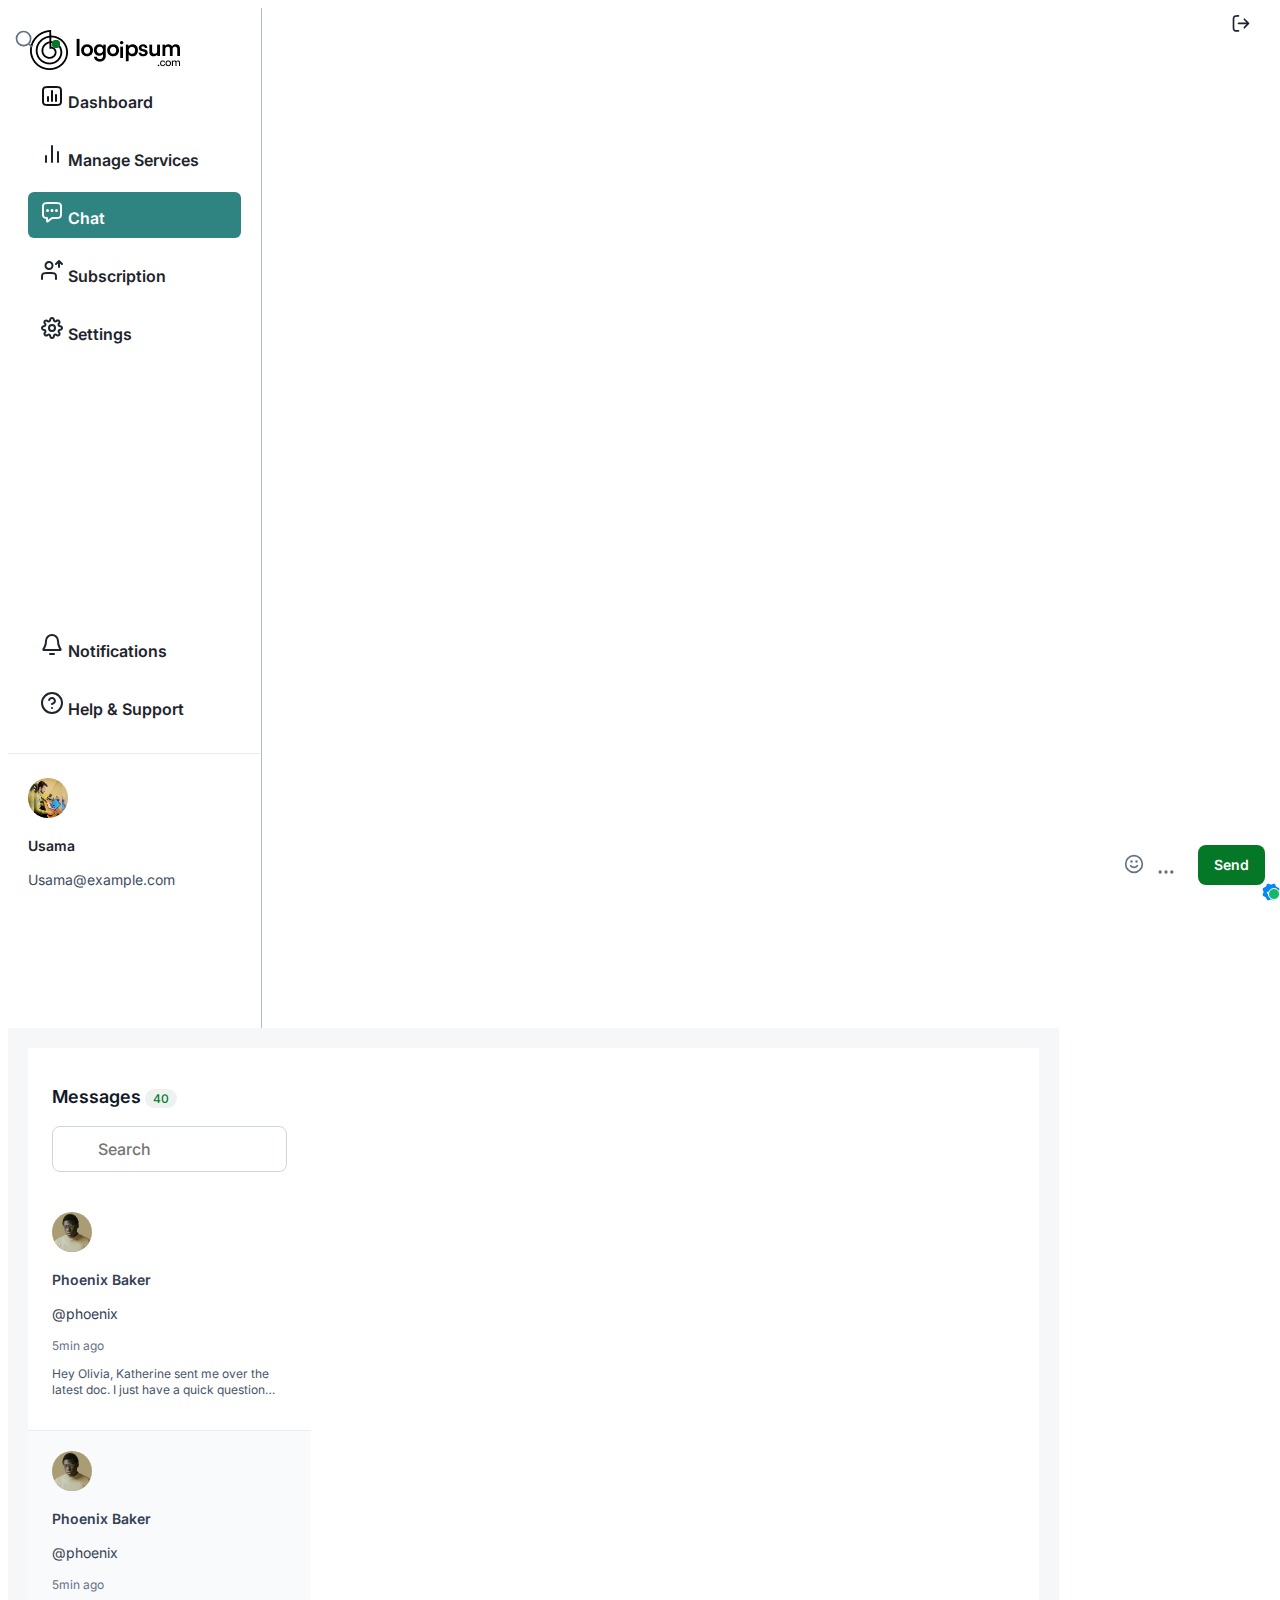
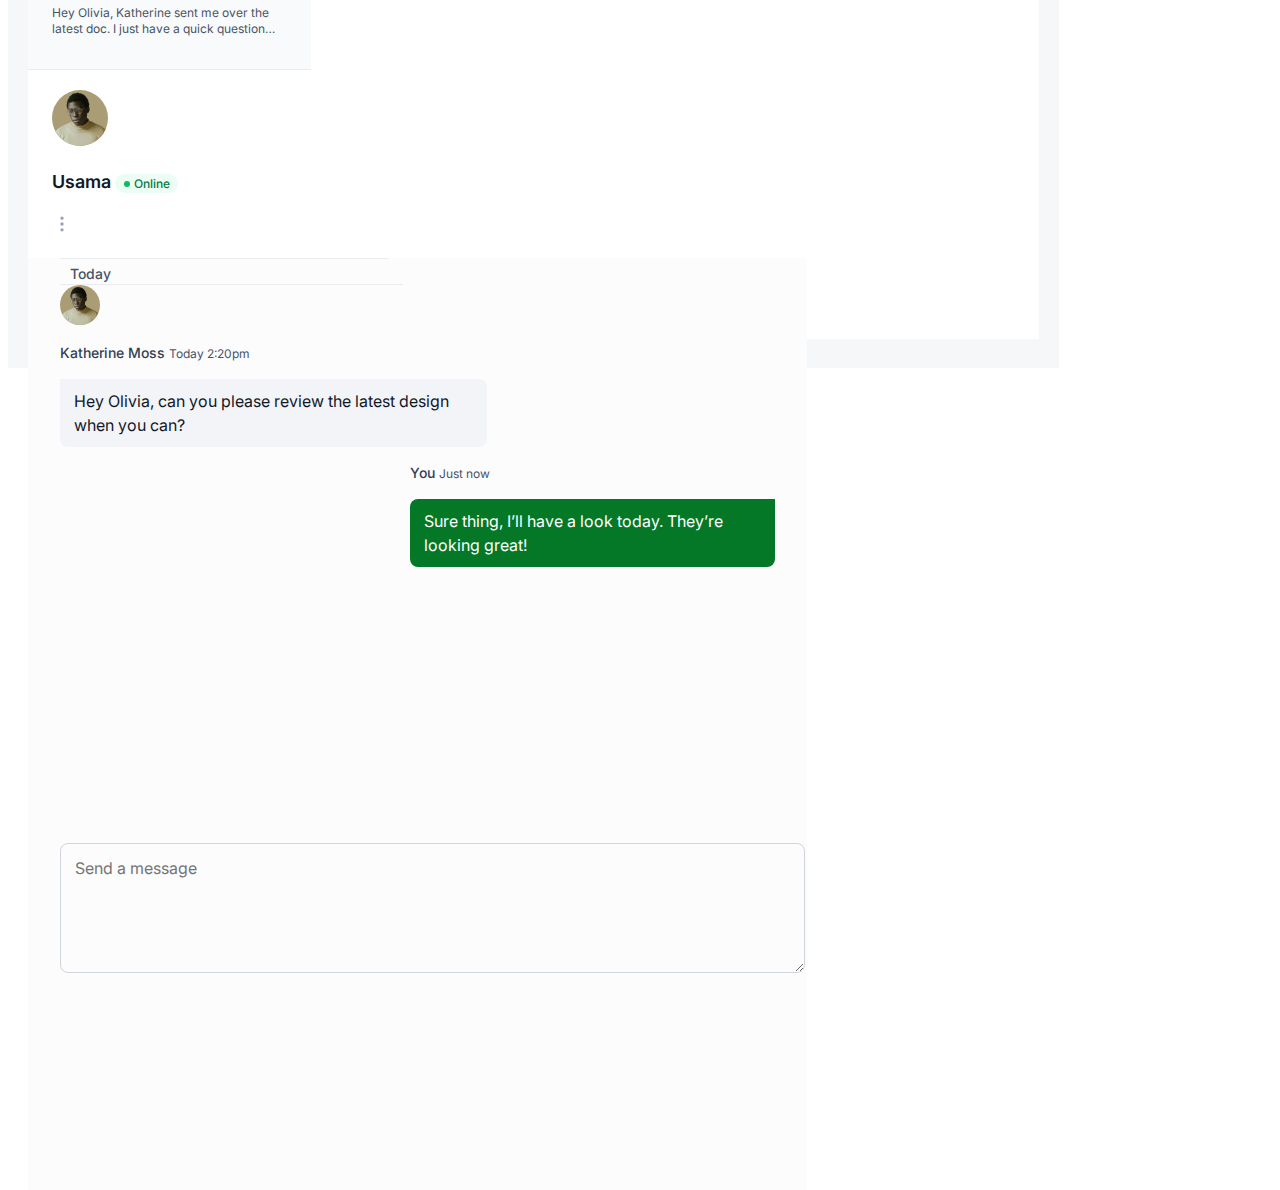
<file: dashboard-chat.html>
<!doctype html>
<html lang="en">

<head>
    <meta charset="utf-8">
    <meta name="viewport" content="width=device-width, initial-scale=1">

    <link href="https://cdn.jsdelivr.net/npm/bootstrap@5.0.2/dist/css/bootstrap.min.css" rel="stylesheet"
        integrity="sha384-EVSTQN3/azprG1Anm3QDgpJLIm9Nao0Yz1ztcQTwFspd3yD65VohhpuuCOmLASjC" crossorigin="anonymous">
    <link rel="stylesheet" href="./assets/css/header.css">
    <link rel="stylesheet" href="./assets/css/footer.css">
    <link rel="stylesheet" href="./assets/css/auth.css">
    <link rel="stylesheet" href="./assets/css/home.css">
    <link rel="stylesheet" href="./assets/css/services.css">
    <link rel="stylesheet" href="./assets/css/single-services.css">
    <link rel="stylesheet" href="./assets/css/contractor-public-profile.css">
    <link rel="stylesheet" href="./assets/css/client-profile.css">
    <link rel="stylesheet" href="./assets/css/subscription.css">
    <link rel="stylesheet" href="./assets/css/checkout.css">
    <link rel="stylesheet" href="./assets/css/payment-success.css">
    <link rel="stylesheet" href="./assets/css/subscription-management.css">
    <link rel="stylesheet" href="./assets/css/dashboard.css">

    <title>Dashboard</title>
</head>

<body>

    <div class="dashboard-container d-flex">
        <div class="dashboard-sidebar" id="dashboard-sidebar-menu">
            <div style="padding: 0px 20px;">
                <img src="./assets/images/sidebar-logo.png" alt="">
                <ul class="dashboard-sidebar-list mt-5">
                    <li>
                        <a href="./dashboard.html" class="d-flex align-items-center gap-2">
                            <svg width="24" height="24" viewBox="0 0 24 24" fill="none"
                                xmlns="http://www.w3.org/2000/svg">
                                <path
                                    d="M8 13V17M16 11V17M12 7V17M7.8 21H16.2C17.8802 21 18.7202 21 19.362 20.673C19.9265 20.3854 20.3854 19.9265 20.673 19.362C21 18.7202 21 17.8802 21 16.2V7.8C21 6.11984 21 5.27976 20.673 4.63803C20.3854 4.07354 19.9265 3.6146 19.362 3.32698C18.7202 3 17.8802 3 16.2 3H7.8C6.11984 3 5.27976 3 4.63803 3.32698C4.07354 3.6146 3.6146 4.07354 3.32698 4.63803C3 5.27976 3 6.11984 3 7.8V16.2C3 17.8802 3 18.7202 3.32698 19.362C3.6146 19.9265 4.07354 20.3854 4.63803 20.673C5.27976 21 6.11984 21 7.8 21Z"
                                    stroke="#111111" stroke-width="2" stroke-linecap="round" stroke-linejoin="round" />
                            </svg>
                            Dashboard
                        </a>
                    </li>
                    <li>
                        <a href="#" class="d-flex align-items-center gap-2">
                            <svg width="24" height="24" viewBox="0 0 24 24" fill="none"
                                xmlns="http://www.w3.org/2000/svg">
                                <path d="M18 20V10M12 20V4M6 20V14" stroke="#1D242D" stroke-width="2"
                                    stroke-linecap="round" stroke-linejoin="round" />
                            </svg>
                            Manage Services
                        </a>
                    </li>
                    <li class="sidebar-active-item">
                        <a href="#" class="d-flex align-items-center gap-2">
                            <svg width="24" height="24" viewBox="0 0 24 24" fill="none"
                                xmlns="http://www.w3.org/2000/svg">
                                <path
                                    d="M7.5 10.5H7.51M12 10.5H12.01M16.5 10.5H16.51M7 18V20.3355C7 20.8684 7 21.1348 7.10923 21.2716C7.20422 21.3906 7.34827 21.4599 7.50054 21.4597C7.67563 21.4595 7.88367 21.2931 8.29976 20.9602L10.6852 19.0518C11.1725 18.662 11.4162 18.4671 11.6875 18.3285C11.9282 18.2055 12.1844 18.1156 12.4492 18.0613C12.7477 18 13.0597 18 13.6837 18H16.2C17.8802 18 18.7202 18 19.362 17.673C19.9265 17.3854 20.3854 16.9265 20.673 16.362C21 15.7202 21 14.8802 21 13.2V7.8C21 6.11984 21 5.27976 20.673 4.63803C20.3854 4.07354 19.9265 3.6146 19.362 3.32698C18.7202 3 17.8802 3 16.2 3H7.8C6.11984 3 5.27976 3 4.63803 3.32698C4.07354 3.6146 3.6146 4.07354 3.32698 4.63803C3 5.27976 3 6.11984 3 7.8V14C3 14.93 3 15.395 3.10222 15.7765C3.37962 16.8117 4.18827 17.6204 5.22354 17.8978C5.60504 18 6.07003 18 7 18ZM8 10.5C8 10.7761 7.77614 11 7.5 11C7.22386 11 7 10.7761 7 10.5C7 10.2239 7.22386 10 7.5 10C7.77614 10 8 10.2239 8 10.5ZM12.5 10.5C12.5 10.7761 12.2761 11 12 11C11.7239 11 11.5 10.7761 11.5 10.5C11.5 10.2239 11.7239 10 12 10C12.2761 10 12.5 10.2239 12.5 10.5ZM17 10.5C17 10.7761 16.7761 11 16.5 11C16.2239 11 16 10.7761 16 10.5C16 10.2239 16.2239 10 16.5 10C16.7761 10 17 10.2239 17 10.5Z"
                                    stroke="white" stroke-width="2" stroke-linecap="round" stroke-linejoin="round" />
                            </svg>
                            Chat
                        </a>
                    </li>
                    <li class="">
                        <a href="#" class="d-flex align-items-center gap-2">
                            <svg width="24" height="24" viewBox="0 0 24 24" fill="none"
                                xmlns="http://www.w3.org/2000/svg">
                                <path
                                    d="M16 6L19 3M19 3L22 6M19 3V9M16 21V19.8C16 18.1198 16 17.2798 15.673 16.638C15.3854 16.0735 14.9265 15.6146 14.362 15.327C13.7202 15 12.8802 15 11.2 15H6.8C5.11984 15 4.27976 15 3.63803 15.327C3.07354 15.6146 2.6146 16.0735 2.32698 16.638C2 17.2798 2 18.1198 2 19.8V21M12.5 7.5C12.5 9.433 10.933 11 9 11C7.067 11 5.5 9.433 5.5 7.5C5.5 5.567 7.067 4 9 4C10.933 4 12.5 5.567 12.5 7.5Z"
                                    stroke="#1D242D" stroke-width="2" stroke-linecap="round" stroke-linejoin="round" />
                            </svg>
                            Subscription
                        </a>
                    </li>
                    <li class="">
                        <a href="#" class="d-flex align-items-center gap-2">
                            <svg width="24" height="24" viewBox="0 0 24 24" fill="none"
                                xmlns="http://www.w3.org/2000/svg">
                                <path
                                    d="M12 15C13.6569 15 15 13.6569 15 12C15 10.3431 13.6569 9 12 9C10.3431 9 9 10.3431 9 12C9 13.6569 10.3431 15 12 15Z"
                                    stroke="#1D242D" stroke-width="2" stroke-linecap="round" stroke-linejoin="round" />
                                <path
                                    d="M18.7273 14.7273C18.6063 15.0015 18.5702 15.3056 18.6236 15.6005C18.6771 15.8954 18.8177 16.1676 19.0273 16.3818L19.0818 16.4364C19.2509 16.6052 19.385 16.8057 19.4765 17.0265C19.568 17.2472 19.6151 17.4838 19.6151 17.7227C19.6151 17.9617 19.568 18.1983 19.4765 18.419C19.385 18.6397 19.2509 18.8402 19.0818 19.0091C18.913 19.1781 18.7124 19.3122 18.4917 19.4037C18.271 19.4952 18.0344 19.5423 17.7955 19.5423C17.5565 19.5423 17.3199 19.4952 17.0992 19.4037C16.8785 19.3122 16.678 19.1781 16.5091 19.0091L16.4545 18.9545C16.2403 18.745 15.9682 18.6044 15.6733 18.5509C15.3784 18.4974 15.0742 18.5335 14.8 18.6545C14.5311 18.7698 14.3018 18.9611 14.1403 19.205C13.9788 19.4489 13.8921 19.7347 13.8909 20.0273V20.1818C13.8909 20.664 13.6994 21.1265 13.3584 21.4675C13.0174 21.8084 12.5549 22 12.0727 22C11.5905 22 11.1281 21.8084 10.7871 21.4675C10.4461 21.1265 10.2545 20.664 10.2545 20.1818V20.1C10.2475 19.7991 10.1501 19.5073 9.97501 19.2625C9.79991 19.0176 9.55521 18.8312 9.27273 18.7273C8.99853 18.6063 8.69437 18.5702 8.39947 18.6236C8.10456 18.6771 7.83244 18.8177 7.61818 19.0273L7.56364 19.0818C7.39478 19.2509 7.19425 19.385 6.97353 19.4765C6.7528 19.568 6.51621 19.6151 6.27727 19.6151C6.03834 19.6151 5.80174 19.568 5.58102 19.4765C5.36029 19.385 5.15977 19.2509 4.99091 19.0818C4.82186 18.913 4.68775 18.7124 4.59626 18.4917C4.50476 18.271 4.45766 18.0344 4.45766 17.7955C4.45766 17.5565 4.50476 17.3199 4.59626 17.0992C4.68775 16.8785 4.82186 16.678 4.99091 16.5091L5.04545 16.4545C5.25503 16.2403 5.39562 15.9682 5.4491 15.6733C5.50257 15.3784 5.46647 15.0742 5.34545 14.8C5.23022 14.5311 5.03887 14.3018 4.79497 14.1403C4.55107 13.9788 4.26526 13.8921 3.97273 13.8909H3.81818C3.33597 13.8909 2.87351 13.6994 2.53253 13.3584C2.19156 13.0174 2 12.5549 2 12.0727C2 11.5905 2.19156 11.1281 2.53253 10.7871C2.87351 10.4461 3.33597 10.2545 3.81818 10.2545H3.9C4.2009 10.2475 4.49273 10.1501 4.73754 9.97501C4.98236 9.79991 5.16883 9.55521 5.27273 9.27273C5.39374 8.99853 5.42984 8.69437 5.37637 8.39947C5.3229 8.10456 5.18231 7.83244 4.97273 7.61818L4.91818 7.56364C4.74913 7.39478 4.61503 7.19425 4.52353 6.97353C4.43203 6.7528 4.38493 6.51621 4.38493 6.27727C4.38493 6.03834 4.43203 5.80174 4.52353 5.58102C4.61503 5.36029 4.74913 5.15977 4.91818 4.99091C5.08704 4.82186 5.28757 4.68775 5.50829 4.59626C5.72901 4.50476 5.96561 4.45766 6.20455 4.45766C6.44348 4.45766 6.68008 4.50476 6.9008 4.59626C7.12152 4.68775 7.32205 4.82186 7.49091 4.99091L7.54545 5.04545C7.75971 5.25503 8.03183 5.39562 8.32674 5.4491C8.62164 5.50257 8.9258 5.46647 9.2 5.34545H9.27273C9.54161 5.23022 9.77093 5.03887 9.93245 4.79497C10.094 4.55107 10.1807 4.26526 10.1818 3.97273V3.81818C10.1818 3.33597 10.3734 2.87351 10.7144 2.53253C11.0553 2.19156 11.5178 2 12 2C12.4822 2 12.9447 2.19156 13.2856 2.53253C13.6266 2.87351 13.8182 3.33597 13.8182 3.81818V3.9C13.8193 4.19253 13.906 4.47834 14.0676 4.72224C14.2291 4.96614 14.4584 5.15749 14.7273 5.27273C15.0015 5.39374 15.3056 5.42984 15.6005 5.37637C15.8954 5.3229 16.1676 5.18231 16.3818 4.97273L16.4364 4.91818C16.6052 4.74913 16.8057 4.61503 17.0265 4.52353C17.2472 4.43203 17.4838 4.38493 17.7227 4.38493C17.9617 4.38493 18.1983 4.43203 18.419 4.52353C18.6397 4.61503 18.8402 4.74913 19.0091 4.91818C19.1781 5.08704 19.3122 5.28757 19.4037 5.50829C19.4952 5.72901 19.5423 5.96561 19.5423 6.20455C19.5423 6.44348 19.4952 6.68008 19.4037 6.9008C19.3122 7.12152 19.1781 7.32205 19.0091 7.49091L18.9545 7.54545C18.745 7.75971 18.6044 8.03183 18.5509 8.32674C18.4974 8.62164 18.5335 8.9258 18.6545 9.2V9.27273C18.7698 9.54161 18.9611 9.77093 19.205 9.93245C19.4489 10.094 19.7347 10.1807 20.0273 10.1818H20.1818C20.664 10.1818 21.1265 10.3734 21.4675 10.7144C21.8084 11.0553 22 11.5178 22 12C22 12.4822 21.8084 12.9447 21.4675 13.2856C21.1265 13.6266 20.664 13.8182 20.1818 13.8182H20.1C19.8075 13.8193 19.5217 13.906 19.2778 14.0676C19.0339 14.2291 18.8425 14.4584 18.7273 14.7273Z"
                                    stroke="#1D242D" stroke-width="2" stroke-linecap="round" stroke-linejoin="round" />
                            </svg>
                            Settings
                        </a>
                    </li>
                </ul>
            </div>
            <div>
                <ul class="dashboard-sidebar-list" style="padding: 0px 20px 24px;">
                    <li class="">
                        <a href="#" class="d-flex align-items-center gap-2">
                            <svg width="24" height="24" viewBox="0 0 24 24" fill="none"
                                xmlns="http://www.w3.org/2000/svg">
                                <path
                                    d="M14.0008 21H10.0008M18.0008 8C18.0008 6.4087 17.3686 4.88258 16.2434 3.75736C15.1182 2.63214 13.5921 2 12.0008 2C10.4095 2 8.88333 2.63214 7.75811 3.75736C6.63289 4.88258 6.00075 6.4087 6.00075 8C6.00075 11.0902 5.22122 13.206 4.35042 14.6054C3.61588 15.7859 3.24861 16.3761 3.26208 16.5408C3.27699 16.7231 3.31561 16.7926 3.46253 16.9016C3.59521 17 4.19334 17 5.38961 17H18.6119C19.8082 17 20.4063 17 20.539 16.9016C20.6859 16.7926 20.7245 16.7231 20.7394 16.5408C20.7529 16.3761 20.3856 15.7859 19.6511 14.6054C18.7803 13.206 18.0008 11.0902 18.0008 8Z"
                                    stroke="#1D242D" stroke-width="2" stroke-linecap="round" stroke-linejoin="round" />
                            </svg>
                            Notifications
                        </a>
                    </li>
                    <li class="">
                        <a href="#" class="d-flex align-items-center gap-2">
                            <svg width="24" height="24" viewBox="0 0 24 24" fill="none"
                                xmlns="http://www.w3.org/2000/svg">
                                <path
                                    d="M9.09 9C9.3251 8.33167 9.78915 7.76811 10.4 7.40913C11.0108 7.05016 11.7289 6.91894 12.4272 7.03871C13.1255 7.15849 13.7588 7.52152 14.2151 8.06353C14.6713 8.60553 14.9211 9.29152 14.92 10C14.92 12 11.92 13 11.92 13M12 17H12.01M22 12C22 17.5228 17.5228 22 12 22C6.47715 22 2 17.5228 2 12C2 6.47715 6.47715 2 12 2C17.5228 2 22 6.47715 22 12Z"
                                    stroke="#1D242D" stroke-width="2" stroke-linecap="round" stroke-linejoin="round" />
                            </svg>
                            Help & Support
                        </a>
                    </li>
                </ul>
                <div class="sidebar-profile position-relative d-flex align-items-center gap-3">
                    <button class="logout-btn">
                        <svg width="18" height="17" viewBox="0 0 18 17" fill="none" xmlns="http://www.w3.org/2000/svg">
                            <path
                                d="M12.3333 12.5736L16.5 8.40698M16.5 8.40698L12.3333 4.24032M16.5 8.40698H6.5M6.5 0.906982H5.5C4.09987 0.906982 3.3998 0.906982 2.86502 1.17947C2.39462 1.41915 2.01217 1.8016 1.77248 2.27201C1.5 2.80679 1.5 3.50685 1.5 4.90698V11.907C1.5 13.3071 1.5 14.0072 1.77248 14.542C2.01217 15.0124 2.39462 15.3948 2.86502 15.6345C3.3998 15.907 4.09987 15.907 5.5 15.907H6.5"
                                stroke="#1D242D" stroke-width="1.66667" stroke-linecap="round"
                                stroke-linejoin="round" />
                        </svg>
                    </button>
                    <div class="sidebar-profile-img">
                        <img src="./assets/images/sidebar-profile-img.jpg" alt="">
                    </div>
                    <div class="sidebar-profile-info">
                        <h3 class="mb-0">Usama</h3>
                        <p class="mb-0">Usama@example.com</p>
                    </div>
                </div>
            </div>
        </div>
        <div class="dashboard-content px-0">
            <div class="dashboard-chat d-flex ">
                <div class="messages-list">
                    <div class="message-list-header">
                        <h2 class="d-flex gap-3">Messages <span>40</span></h2>
                        <div class="position-relative">
                            <span class="searchmessage-icon">
                                <svg width="20" height="20" viewBox="0 0 20 20" fill="none"
                                    xmlns="http://www.w3.org/2000/svg">
                                    <path
                                        d="M17.5 17.5L14.5834 14.5833M16.6667 9.58333C16.6667 13.4954 13.4954 16.6667 9.58333 16.6667C5.67132 16.6667 2.5 13.4954 2.5 9.58333C2.5 5.67132 5.67132 2.5 9.58333 2.5C13.4954 2.5 16.6667 5.67132 16.6667 9.58333Z"
                                        stroke="#667085" stroke-width="1.66667" stroke-linecap="round"
                                        stroke-linejoin="round" />
                                </svg>
                            </span>
                            <input type="search" class="message-search mt-4" placeholder="Search">
                        </div>
                    </div>
                    <div class="messages-list-box">
                        <button class="dashboard-menubar-btn-chat" id="toggleBtn">
                            <svg width="24" height="24" viewBox="0 0 24 24" fill="none"
                                xmlns="http://www.w3.org/2000/svg">
                                <rect y="4" width="24" height="2" fill="currentColor" />
                                <rect y="11" width="24" height="2" fill="currentColor" />
                                <rect y="18" width="24" height="2" fill="currentColor" />
                            </svg>
                        </button>
                        <div class="message-display position-relative" id="messageDisplay">
                            <span class="message-unread"></span>
                            <div class="d-flex justify-content-between ps-3">
                                <div class="d-flex gap-2">
                                    <div class="message-profile position-relative">
                                        <img src="./assets/images/message-profile.png" alt="">
                                        <span></span>
                                    </div>
                                    <div class="message-profile-info">
                                        <h3 class="mb-0">Phoenix Baker</h3>
                                        <p class="mb-0">@phoenix</p>
                                    </div>
                                </div>
                                <div class="message-time">
                                    <p class="mb-0">5min ago</p>
                                </div>
                            </div>
                            <p class="message-display-message px-3 pt-3 mb-0">
                                Hey Olivia, Katherine sent me over the latest doc. I just have a quick question about
                                the...
                            </p>
                        </div>
                        <div class="message-display message-active position-relative">
                            <span class="message-unread"></span>
                            <div class="d-flex justify-content-between ps-3">
                                <div class="d-flex gap-2">
                                    <div class="message-profile position-relative">
                                        <img src="./assets/images/message-profile.png" alt="">
                                        <span></span>
                                    </div>
                                    <div class="message-profile-info">
                                        <h3 class="mb-0">Phoenix Baker</h3>
                                        <p class="mb-0">@phoenix</p>
                                    </div>
                                </div>
                                <div class="message-time">
                                    <p class="mb-0">5min ago</p>
                                </div>
                            </div>
                            <p class="message-display-message px-3 pt-3 mb-0">
                                Hey Olivia, Katherine sent me over the latest doc. I just have a quick question about
                                the...
                            </p>
                        </div>
                    </div>
                </div>
                <div class="chat-area-box" id="chatArea">
                    <div class="chat-area-header d-flex justify-content-between align-items-center position-relative">
                        <div class="chat-area-profile d-flex gap-3 align-items-center">
                            <div class="area-profile-img position-relative">
                                <img src="./assets/images/message-profile.png" alt="">
                                <span>
                                    <svg width="18" height="18" viewBox="0 0 18 18" fill="none"
                                        xmlns="http://www.w3.org/2000/svg">
                                        <g clip-path="url(#clip0_3143_8416)">
                                            <path
                                                d="M13.899 3.18782C14.07 3.60127 14.3981 3.92991 14.8113 4.10149L16.2602 4.70163C16.6737 4.8729 17.0022 5.20141 17.1735 5.6149C17.3448 6.02838 17.3448 6.49297 17.1735 6.90645L16.5738 8.35429C16.4024 8.76796 16.4022 9.23302 16.5743 9.64648L17.173 11.0939C17.2579 11.2987 17.3016 11.5182 17.3016 11.7399C17.3017 11.9616 17.258 12.1811 17.1732 12.3859C17.0883 12.5908 16.964 12.7769 16.8072 12.9336C16.6504 13.0903 16.4643 13.2146 16.2594 13.2994L14.8116 13.8991C14.3981 14.0701 14.0695 14.3982 13.8979 14.8114L13.2978 16.2603C13.1265 16.6738 12.798 17.0023 12.3845 17.1736C11.971 17.3448 11.5064 17.3448 11.0929 17.1736L9.64511 16.5739C9.23161 16.403 8.7672 16.4034 8.35396 16.5748L6.90508 17.1741C6.49183 17.345 6.02764 17.3448 5.6145 17.1737C5.20135 17.0026 4.87302 16.6745 4.70163 16.2614L4.10131 14.8121C3.93035 14.3987 3.6022 14.07 3.18901 13.8984L1.74014 13.2983C1.32683 13.1271 0.998417 12.7988 0.827083 12.3855C0.655748 11.9723 0.655516 11.5079 0.826437 11.0945L1.42615 9.64668C1.597 9.23318 1.59665 8.76876 1.42518 8.35552L0.826328 6.90561C0.741422 6.70081 0.697703 6.48129 0.697668 6.2596C0.697632 6.0379 0.741281 5.81837 0.82612 5.61355C0.91096 5.40873 1.03533 5.22263 1.19212 5.06589C1.3489 4.90916 1.53504 4.78485 1.73989 4.70007L3.18772 4.10036C3.60082 3.92956 3.92926 3.60182 4.10096 3.1891L4.70111 1.74023C4.87238 1.32674 5.20089 0.998231 5.61438 0.826961C6.02786 0.655689 6.49245 0.655689 6.90593 0.82696L8.35377 1.42667C8.76726 1.59752 9.23168 1.59717 9.64492 1.4257L11.0944 0.82789C11.5078 0.656715 11.9723 0.65675 12.3857 0.827987C12.7991 0.999225 13.1276 1.32764 13.2989 1.74102L13.8992 3.19033L13.899 3.18782Z"
                                                fill="#0788F5" />
                                            <path fill-rule="evenodd" clip-rule="evenodd"
                                                d="M12.5249 6.64078C12.6452 6.45191 12.6855 6.22301 12.6369 6.00444C12.5884 5.78586 12.455 5.59552 12.2662 5.47528C12.0773 5.35503 11.8484 5.31474 11.6298 5.36327C11.4113 5.41179 11.2209 5.54516 11.1007 5.73403L7.79654 10.9259L6.28454 9.0359C6.14476 8.86106 5.94124 8.74891 5.71876 8.72412C5.49629 8.69933 5.27308 8.76393 5.09823 8.90371C4.92339 9.0435 4.81123 9.24702 4.78644 9.46949C4.76165 9.69197 4.82626 9.91518 4.96604 10.09L7.21604 12.9025C7.2999 13.0075 7.4076 13.0909 7.53018 13.1458C7.65277 13.2008 7.7867 13.2256 7.92084 13.2184C8.05498 13.2111 8.18544 13.1719 8.30138 13.1041C8.41732 13.0362 8.51539 12.9417 8.58742 12.8283L12.5249 6.64078Z"
                                                fill="white" />
                                        </g>
                                        <defs>
                                            <clipPath id="clip0_3143_8416">
                                                <rect width="18" height="18" fill="white" />
                                            </clipPath>
                                        </defs>
                                    </svg>
                                </span>
                            </div>
                            <div class="message-username">
                                <h3 class="d-flex align-items-center gap-3">
                                    Usama
                                    <span>
                                        <svg width="8" height="8" viewBox="0 0 8 8" fill="none"
                                            xmlns="http://www.w3.org/2000/svg">
                                            <circle cx="4" cy="4" r="3" fill="#12B76A" />
                                        </svg>
                                        Online
                                    </span>
                                </h3>
                            </div>
                        </div>
                        <button class="btn-message-line">
                            <svg width="20" height="20" viewBox="0 0 20 20" fill="none"
                                xmlns="http://www.w3.org/2000/svg">
                                <path
                                    d="M9.99935 10.8333C10.4596 10.8333 10.8327 10.4602 10.8327 10C10.8327 9.53977 10.4596 9.16667 9.99935 9.16667C9.53911 9.16667 9.16602 9.53977 9.16602 10C9.16602 10.4602 9.53911 10.8333 9.99935 10.8333Z"
                                    stroke="#98A2B3" stroke-width="1.66667" stroke-linecap="round"
                                    stroke-linejoin="round" />
                                <path
                                    d="M9.99935 5C10.4596 5 10.8327 4.62691 10.8327 4.16667C10.8327 3.70643 10.4596 3.33334 9.99935 3.33334C9.53911 3.33334 9.16602 3.70643 9.16602 4.16667C9.16602 4.62691 9.53911 5 9.99935 5Z"
                                    stroke="#98A2B3" stroke-width="1.66667" stroke-linecap="round"
                                    stroke-linejoin="round" />
                                <path
                                    d="M9.99935 16.6667C10.4596 16.6667 10.8327 16.2936 10.8327 15.8333C10.8327 15.3731 10.4596 15 9.99935 15C9.53911 15 9.16602 15.3731 9.16602 15.8333C9.16602 16.2936 9.53911 16.6667 9.99935 16.6667Z"
                                    stroke="#98A2B3" stroke-width="1.66667" stroke-linecap="round"
                                    stroke-linejoin="round" />
                            </svg>
                        </button>
                        <button class="chat-close" id="closeChat">
                            <svg xmlns="http://www.w3.org/2000/svg" width="24" height="24" fill="none"
                                viewBox="0 0 24 24">
                                <path d="M18 6L6 18M6 6l12 12" stroke="currentColor" stroke-width="2"
                                    stroke-linecap="round" />
                            </svg>
                        </button>
                    </div>
                    <div class="message-content">
                        <div class="messages">
                            <div class="today-message d-flex align-items-center">
                                <span></span>
                                <span>Today</span>
                                <span></span>
                            </div>
                            <div class="receiver-chat d-flex gap-3">
                                <div class="message-profile">
                                    <div class="position-relative">
                                        <img src="./assets/images/message-profile.png" alt="">
                                        <span></span>
                                    </div>
                                </div>
                                <div class="receiver-name-time">
                                    <h3 class="d-flex align-items-center justify-content-between">Katherine Moss
                                        <span>Today 2:20pm</span>
                                    </h3>
                                    <p>Hey Olivia, can you please review the latest design when you can?</p>
                                </div>
                            </div>
                            <div class="sender-chat">
                                <h3 class="d-flex align-items-center justify-content-between">You <span>Just now</span>
                                </h3>
                                <p>Sure thing, I’ll have a look today. They’re looking great!</p>
                            </div>
                        </div>
                        <div class="message-type-box position-relative">
                            <textarea name="" id="" class="message-type" placeholder="Send a message"></textarea>
                            <button class="message-send-btn">Send</button>
                            <button class="message-send-icon">
                                <svg width="16" height="4" viewBox="0 0 16 4" fill="none"
                                    xmlns="http://www.w3.org/2000/svg">
                                    <path
                                        d="M8.00065 2.83335C8.46089 2.83335 8.83398 2.46026 8.83398 2.00002C8.83398 1.53978 8.46089 1.16669 8.00065 1.16669C7.54041 1.16669 7.16732 1.53978 7.16732 2.00002C7.16732 2.46026 7.54041 2.83335 8.00065 2.83335Z"
                                        stroke="#667085" stroke-width="1.66667" stroke-linecap="round"
                                        stroke-linejoin="round" />
                                    <path
                                        d="M13.834 2.83335C14.2942 2.83335 14.6673 2.46026 14.6673 2.00002C14.6673 1.53978 14.2942 1.16669 13.834 1.16669C13.3737 1.16669 13.0007 1.53978 13.0007 2.00002C13.0007 2.46026 13.3737 2.83335 13.834 2.83335Z"
                                        stroke="#667085" stroke-width="1.66667" stroke-linecap="round"
                                        stroke-linejoin="round" />
                                    <path
                                        d="M2.16732 2.83335C2.62755 2.83335 3.00065 2.46026 3.00065 2.00002C3.00065 1.53978 2.62755 1.16669 2.16732 1.16669C1.70708 1.16669 1.33398 1.53978 1.33398 2.00002C1.33398 2.46026 1.70708 2.83335 2.16732 2.83335Z"
                                        stroke="#667085" stroke-width="1.66667" stroke-linecap="round"
                                        stroke-linejoin="round" />
                                </svg>
                            </button>
                            <button class="message-send-icon-2">
                                <svg width="20" height="20" viewBox="0 0 20 20" fill="none"
                                    xmlns="http://www.w3.org/2000/svg">
                                    <g clip-path="url(#clip0_3359_1822)">
                                        <path
                                            d="M6.66602 11.6667C6.66602 11.6667 7.91602 13.3334 9.99935 13.3334C12.0827 13.3334 13.3327 11.6667 13.3327 11.6667M12.4993 7.50002H12.5077M7.49935 7.50002H7.50768M18.3327 10C18.3327 14.6024 14.6017 18.3334 9.99935 18.3334C5.39698 18.3334 1.66602 14.6024 1.66602 10C1.66602 5.39765 5.39698 1.66669 9.99935 1.66669C14.6017 1.66669 18.3327 5.39765 18.3327 10ZM12.916 7.50002C12.916 7.73014 12.7295 7.91669 12.4993 7.91669C12.2692 7.91669 12.0827 7.73014 12.0827 7.50002C12.0827 7.2699 12.2692 7.08335 12.4993 7.08335C12.7295 7.08335 12.916 7.2699 12.916 7.50002ZM7.91602 7.50002C7.91602 7.73014 7.72947 7.91669 7.49935 7.91669C7.26923 7.91669 7.08268 7.73014 7.08268 7.50002C7.08268 7.2699 7.26923 7.08335 7.49935 7.08335C7.72947 7.08335 7.91602 7.2699 7.91602 7.50002Z"
                                            stroke="#667085" stroke-width="1.66667" stroke-linecap="round"
                                            stroke-linejoin="round" />
                                    </g>
                                    <defs>
                                        <clipPath id="clip0_3359_1822">
                                            <rect width="20" height="20" fill="white" />
                                        </clipPath>
                                    </defs>
                                </svg>
                            </button>
                        </div>
                    </div>
                </div>
            </div>
        </div>
    </div>

    <script src="https://cdn.jsdelivr.net/npm/bootstrap@5.0.2/dist/js/bootstrap.bundle.min.js"
        integrity="sha384-MrcW6ZMFYlzcLA8Nl+NtUVF0sA7MsXsP1UyJoMp4YLEuNSfAP+JcXn/tWtIaxVXM" crossorigin="anonymous">
        </script>
    <script>
        const button = document.getElementById('toggleBtn');
        const div = document.getElementById('dashboard-sidebar-menu');

        button.addEventListener('click', () => {
            div.classList.toggle('show-hide');
        });

        const button2 = document.getElementById('messageDisplay');
        const div2 = document.getElementById('chatArea');

        button2.addEventListener('click', () => {
            div2.classList.toggle('show-hide-chat');
        });
    </script>
    <script>
        document.querySelector('#closeChat').addEventListener('click', function () {
            document.getElementById('chatArea').classList.remove('show-hide-chat');
        });

    </script>

    <script src="./assets/js/general.js"></script>


</body>

</html>
</file>
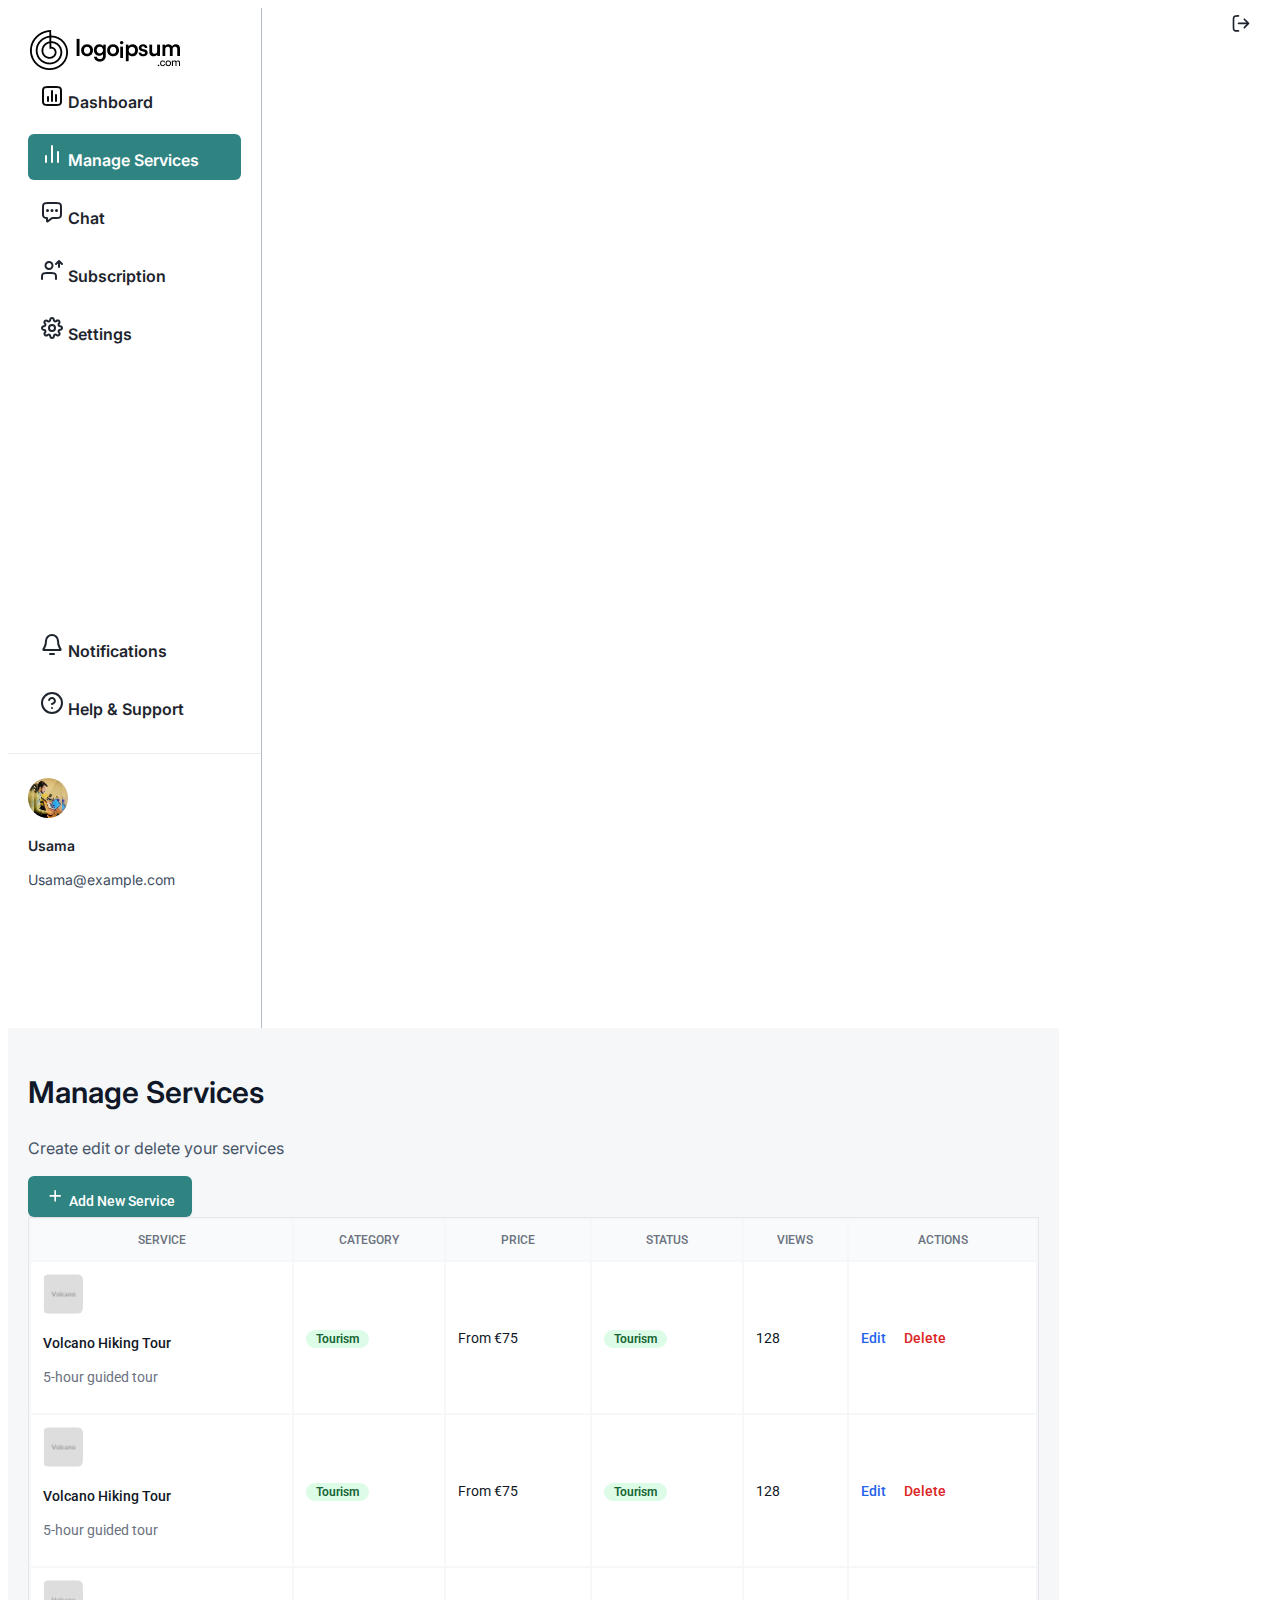
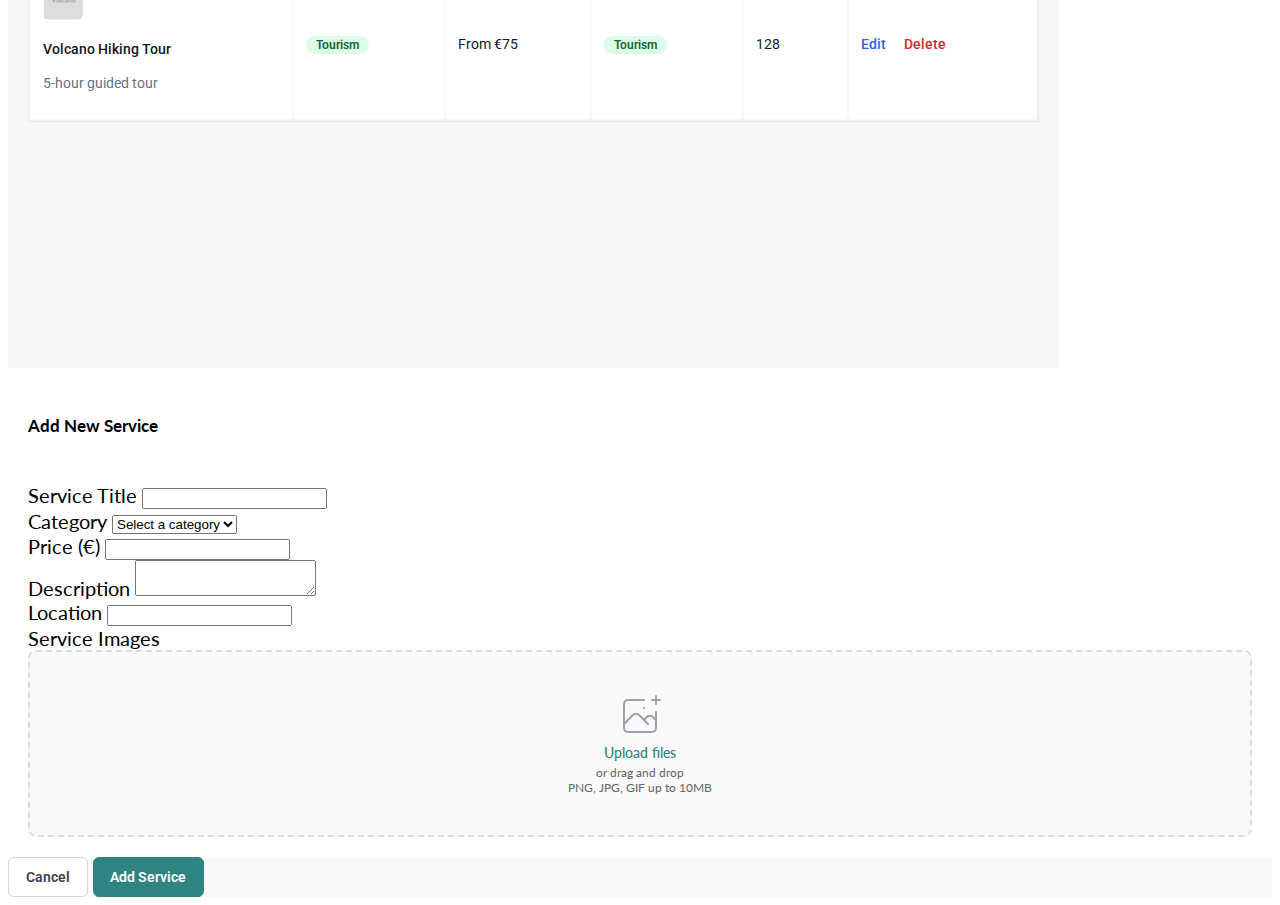
<file: dashboard-services.html>
<!doctype html>
<html lang="en">

<head>
    <meta charset="utf-8">
    <meta name="viewport" content="width=device-width, initial-scale=1">

    <link href="https://cdn.jsdelivr.net/npm/bootstrap@5.0.2/dist/css/bootstrap.min.css" rel="stylesheet"
        integrity="sha384-EVSTQN3/azprG1Anm3QDgpJLIm9Nao0Yz1ztcQTwFspd3yD65VohhpuuCOmLASjC" crossorigin="anonymous">
    <link rel="stylesheet" href="./assets/css/header.css">
    <link rel="stylesheet" href="./assets/css/footer.css">
    <link rel="stylesheet" href="./assets/css/auth.css">
    <link rel="stylesheet" href="./assets/css/home.css">
    <link rel="stylesheet" href="./assets/css/services.css">
    <link rel="stylesheet" href="./assets/css/single-services.css">
    <link rel="stylesheet" href="./assets/css/contractor-public-profile.css">
    <link rel="stylesheet" href="./assets/css/client-profile.css">
    <link rel="stylesheet" href="./assets/css/subscription.css">
    <link rel="stylesheet" href="./assets/css/checkout.css">
    <link rel="stylesheet" href="./assets/css/payment-success.css">
    <link rel="stylesheet" href="./assets/css/subscription-management.css">
    <link rel="stylesheet" href="./assets/css/dashboard.css">

    <title>Dashboard</title>
</head>

<body>

    <div class="dashboard-container d-flex">
        <div class="dashboard-sidebar" id="dashboard-sidebar-menu">
            <div style="padding: 0px 20px;">
                <img src="./assets/images/sidebar-logo.png" alt="">
                <ul class="dashboard-sidebar-list mt-5">
                    <li>
                        <a href="./dashboard.html" class="d-flex align-items-center gap-2">
                            <svg width="24" height="24" viewBox="0 0 24 24" fill="none"
                                xmlns="http://www.w3.org/2000/svg">
                                <path
                                    d="M8 13V17M16 11V17M12 7V17M7.8 21H16.2C17.8802 21 18.7202 21 19.362 20.673C19.9265 20.3854 20.3854 19.9265 20.673 19.362C21 18.7202 21 17.8802 21 16.2V7.8C21 6.11984 21 5.27976 20.673 4.63803C20.3854 4.07354 19.9265 3.6146 19.362 3.32698C18.7202 3 17.8802 3 16.2 3H7.8C6.11984 3 5.27976 3 4.63803 3.32698C4.07354 3.6146 3.6146 4.07354 3.32698 4.63803C3 5.27976 3 6.11984 3 7.8V16.2C3 17.8802 3 18.7202 3.32698 19.362C3.6146 19.9265 4.07354 20.3854 4.63803 20.673C5.27976 21 6.11984 21 7.8 21Z"
                                    stroke="#090909" stroke-width="2" stroke-linecap="round" stroke-linejoin="round" />
                            </svg>
                            Dashboard
                        </a>
                    </li>
                    <li class="sidebar-active-item">
                        <a href="#" class="d-flex align-items-center gap-2">
                            <svg width="24" height="24" viewBox="0 0 24 24" fill="none"
                                xmlns="http://www.w3.org/2000/svg">
                                <path d="M18 20V10M12 20V4M6 20V14" stroke="white" stroke-width="2"
                                    stroke-linecap="round" stroke-linejoin="round" />
                            </svg>
                            Manage Services
                        </a>
                    </li>
                    <li class="">
                        <a href="#" class="d-flex align-items-center gap-2">
                            <svg width="24" height="24" viewBox="0 0 24 24" fill="none"
                                xmlns="http://www.w3.org/2000/svg">
                                <path
                                    d="M7.5 10.5H7.51M12 10.5H12.01M16.5 10.5H16.51M7 18V20.3355C7 20.8684 7 21.1348 7.10923 21.2716C7.20422 21.3906 7.34827 21.4599 7.50054 21.4597C7.67563 21.4595 7.88367 21.2931 8.29976 20.9602L10.6852 19.0518C11.1725 18.662 11.4162 18.4671 11.6875 18.3285C11.9282 18.2055 12.1844 18.1156 12.4492 18.0613C12.7477 18 13.0597 18 13.6837 18H16.2C17.8802 18 18.7202 18 19.362 17.673C19.9265 17.3854 20.3854 16.9265 20.673 16.362C21 15.7202 21 14.8802 21 13.2V7.8C21 6.11984 21 5.27976 20.673 4.63803C20.3854 4.07354 19.9265 3.6146 19.362 3.32698C18.7202 3 17.8802 3 16.2 3H7.8C6.11984 3 5.27976 3 4.63803 3.32698C4.07354 3.6146 3.6146 4.07354 3.32698 4.63803C3 5.27976 3 6.11984 3 7.8V14C3 14.93 3 15.395 3.10222 15.7765C3.37962 16.8117 4.18827 17.6204 5.22354 17.8978C5.60504 18 6.07003 18 7 18ZM8 10.5C8 10.7761 7.77614 11 7.5 11C7.22386 11 7 10.7761 7 10.5C7 10.2239 7.22386 10 7.5 10C7.77614 10 8 10.2239 8 10.5ZM12.5 10.5C12.5 10.7761 12.2761 11 12 11C11.7239 11 11.5 10.7761 11.5 10.5C11.5 10.2239 11.7239 10 12 10C12.2761 10 12.5 10.2239 12.5 10.5ZM17 10.5C17 10.7761 16.7761 11 16.5 11C16.2239 11 16 10.7761 16 10.5C16 10.2239 16.2239 10 16.5 10C16.7761 10 17 10.2239 17 10.5Z"
                                    stroke="#1D242D" stroke-width="2" stroke-linecap="round" stroke-linejoin="round" />
                            </svg>
                            Chat
                        </a>
                    </li>
                    <li class="">
                        <a href="#" class="d-flex align-items-center gap-2">
                            <svg width="24" height="24" viewBox="0 0 24 24" fill="none"
                                xmlns="http://www.w3.org/2000/svg">
                                <path
                                    d="M16 6L19 3M19 3L22 6M19 3V9M16 21V19.8C16 18.1198 16 17.2798 15.673 16.638C15.3854 16.0735 14.9265 15.6146 14.362 15.327C13.7202 15 12.8802 15 11.2 15H6.8C5.11984 15 4.27976 15 3.63803 15.327C3.07354 15.6146 2.6146 16.0735 2.32698 16.638C2 17.2798 2 18.1198 2 19.8V21M12.5 7.5C12.5 9.433 10.933 11 9 11C7.067 11 5.5 9.433 5.5 7.5C5.5 5.567 7.067 4 9 4C10.933 4 12.5 5.567 12.5 7.5Z"
                                    stroke="#1D242D" stroke-width="2" stroke-linecap="round" stroke-linejoin="round" />
                            </svg>
                            Subscription
                        </a>
                    </li>
                    <li class="">
                        <a href="#" class="d-flex align-items-center gap-2">
                            <svg width="24" height="24" viewBox="0 0 24 24" fill="none"
                                xmlns="http://www.w3.org/2000/svg">
                                <path
                                    d="M12 15C13.6569 15 15 13.6569 15 12C15 10.3431 13.6569 9 12 9C10.3431 9 9 10.3431 9 12C9 13.6569 10.3431 15 12 15Z"
                                    stroke="#1D242D" stroke-width="2" stroke-linecap="round" stroke-linejoin="round" />
                                <path
                                    d="M18.7273 14.7273C18.6063 15.0015 18.5702 15.3056 18.6236 15.6005C18.6771 15.8954 18.8177 16.1676 19.0273 16.3818L19.0818 16.4364C19.2509 16.6052 19.385 16.8057 19.4765 17.0265C19.568 17.2472 19.6151 17.4838 19.6151 17.7227C19.6151 17.9617 19.568 18.1983 19.4765 18.419C19.385 18.6397 19.2509 18.8402 19.0818 19.0091C18.913 19.1781 18.7124 19.3122 18.4917 19.4037C18.271 19.4952 18.0344 19.5423 17.7955 19.5423C17.5565 19.5423 17.3199 19.4952 17.0992 19.4037C16.8785 19.3122 16.678 19.1781 16.5091 19.0091L16.4545 18.9545C16.2403 18.745 15.9682 18.6044 15.6733 18.5509C15.3784 18.4974 15.0742 18.5335 14.8 18.6545C14.5311 18.7698 14.3018 18.9611 14.1403 19.205C13.9788 19.4489 13.8921 19.7347 13.8909 20.0273V20.1818C13.8909 20.664 13.6994 21.1265 13.3584 21.4675C13.0174 21.8084 12.5549 22 12.0727 22C11.5905 22 11.1281 21.8084 10.7871 21.4675C10.4461 21.1265 10.2545 20.664 10.2545 20.1818V20.1C10.2475 19.7991 10.1501 19.5073 9.97501 19.2625C9.79991 19.0176 9.55521 18.8312 9.27273 18.7273C8.99853 18.6063 8.69437 18.5702 8.39947 18.6236C8.10456 18.6771 7.83244 18.8177 7.61818 19.0273L7.56364 19.0818C7.39478 19.2509 7.19425 19.385 6.97353 19.4765C6.7528 19.568 6.51621 19.6151 6.27727 19.6151C6.03834 19.6151 5.80174 19.568 5.58102 19.4765C5.36029 19.385 5.15977 19.2509 4.99091 19.0818C4.82186 18.913 4.68775 18.7124 4.59626 18.4917C4.50476 18.271 4.45766 18.0344 4.45766 17.7955C4.45766 17.5565 4.50476 17.3199 4.59626 17.0992C4.68775 16.8785 4.82186 16.678 4.99091 16.5091L5.04545 16.4545C5.25503 16.2403 5.39562 15.9682 5.4491 15.6733C5.50257 15.3784 5.46647 15.0742 5.34545 14.8C5.23022 14.5311 5.03887 14.3018 4.79497 14.1403C4.55107 13.9788 4.26526 13.8921 3.97273 13.8909H3.81818C3.33597 13.8909 2.87351 13.6994 2.53253 13.3584C2.19156 13.0174 2 12.5549 2 12.0727C2 11.5905 2.19156 11.1281 2.53253 10.7871C2.87351 10.4461 3.33597 10.2545 3.81818 10.2545H3.9C4.2009 10.2475 4.49273 10.1501 4.73754 9.97501C4.98236 9.79991 5.16883 9.55521 5.27273 9.27273C5.39374 8.99853 5.42984 8.69437 5.37637 8.39947C5.3229 8.10456 5.18231 7.83244 4.97273 7.61818L4.91818 7.56364C4.74913 7.39478 4.61503 7.19425 4.52353 6.97353C4.43203 6.7528 4.38493 6.51621 4.38493 6.27727C4.38493 6.03834 4.43203 5.80174 4.52353 5.58102C4.61503 5.36029 4.74913 5.15977 4.91818 4.99091C5.08704 4.82186 5.28757 4.68775 5.50829 4.59626C5.72901 4.50476 5.96561 4.45766 6.20455 4.45766C6.44348 4.45766 6.68008 4.50476 6.9008 4.59626C7.12152 4.68775 7.32205 4.82186 7.49091 4.99091L7.54545 5.04545C7.75971 5.25503 8.03183 5.39562 8.32674 5.4491C8.62164 5.50257 8.9258 5.46647 9.2 5.34545H9.27273C9.54161 5.23022 9.77093 5.03887 9.93245 4.79497C10.094 4.55107 10.1807 4.26526 10.1818 3.97273V3.81818C10.1818 3.33597 10.3734 2.87351 10.7144 2.53253C11.0553 2.19156 11.5178 2 12 2C12.4822 2 12.9447 2.19156 13.2856 2.53253C13.6266 2.87351 13.8182 3.33597 13.8182 3.81818V3.9C13.8193 4.19253 13.906 4.47834 14.0676 4.72224C14.2291 4.96614 14.4584 5.15749 14.7273 5.27273C15.0015 5.39374 15.3056 5.42984 15.6005 5.37637C15.8954 5.3229 16.1676 5.18231 16.3818 4.97273L16.4364 4.91818C16.6052 4.74913 16.8057 4.61503 17.0265 4.52353C17.2472 4.43203 17.4838 4.38493 17.7227 4.38493C17.9617 4.38493 18.1983 4.43203 18.419 4.52353C18.6397 4.61503 18.8402 4.74913 19.0091 4.91818C19.1781 5.08704 19.3122 5.28757 19.4037 5.50829C19.4952 5.72901 19.5423 5.96561 19.5423 6.20455C19.5423 6.44348 19.4952 6.68008 19.4037 6.9008C19.3122 7.12152 19.1781 7.32205 19.0091 7.49091L18.9545 7.54545C18.745 7.75971 18.6044 8.03183 18.5509 8.32674C18.4974 8.62164 18.5335 8.9258 18.6545 9.2V9.27273C18.7698 9.54161 18.9611 9.77093 19.205 9.93245C19.4489 10.094 19.7347 10.1807 20.0273 10.1818H20.1818C20.664 10.1818 21.1265 10.3734 21.4675 10.7144C21.8084 11.0553 22 11.5178 22 12C22 12.4822 21.8084 12.9447 21.4675 13.2856C21.1265 13.6266 20.664 13.8182 20.1818 13.8182H20.1C19.8075 13.8193 19.5217 13.906 19.2778 14.0676C19.0339 14.2291 18.8425 14.4584 18.7273 14.7273Z"
                                    stroke="#1D242D" stroke-width="2" stroke-linecap="round" stroke-linejoin="round" />
                            </svg>
                            Settings
                        </a>
                    </li>
                </ul>
            </div>
            <div>
                <ul class="dashboard-sidebar-list" style="padding: 0px 20px 24px;">
                    <li class="">
                        <a href="#" class="d-flex align-items-center gap-2">
                            <svg width="24" height="24" viewBox="0 0 24 24" fill="none"
                                xmlns="http://www.w3.org/2000/svg">
                                <path
                                    d="M14.0008 21H10.0008M18.0008 8C18.0008 6.4087 17.3686 4.88258 16.2434 3.75736C15.1182 2.63214 13.5921 2 12.0008 2C10.4095 2 8.88333 2.63214 7.75811 3.75736C6.63289 4.88258 6.00075 6.4087 6.00075 8C6.00075 11.0902 5.22122 13.206 4.35042 14.6054C3.61588 15.7859 3.24861 16.3761 3.26208 16.5408C3.27699 16.7231 3.31561 16.7926 3.46253 16.9016C3.59521 17 4.19334 17 5.38961 17H18.6119C19.8082 17 20.4063 17 20.539 16.9016C20.6859 16.7926 20.7245 16.7231 20.7394 16.5408C20.7529 16.3761 20.3856 15.7859 19.6511 14.6054C18.7803 13.206 18.0008 11.0902 18.0008 8Z"
                                    stroke="#1D242D" stroke-width="2" stroke-linecap="round" stroke-linejoin="round" />
                            </svg>
                            Notifications
                        </a>
                    </li>
                    <li class="">
                        <a href="#" class="d-flex align-items-center gap-2">
                            <svg width="24" height="24" viewBox="0 0 24 24" fill="none"
                                xmlns="http://www.w3.org/2000/svg">
                                <path
                                    d="M9.09 9C9.3251 8.33167 9.78915 7.76811 10.4 7.40913C11.0108 7.05016 11.7289 6.91894 12.4272 7.03871C13.1255 7.15849 13.7588 7.52152 14.2151 8.06353C14.6713 8.60553 14.9211 9.29152 14.92 10C14.92 12 11.92 13 11.92 13M12 17H12.01M22 12C22 17.5228 17.5228 22 12 22C6.47715 22 2 17.5228 2 12C2 6.47715 6.47715 2 12 2C17.5228 2 22 6.47715 22 12Z"
                                    stroke="#1D242D" stroke-width="2" stroke-linecap="round" stroke-linejoin="round" />
                            </svg>
                            Help & Support
                        </a>
                    </li>
                </ul>
                <div class="sidebar-profile position-relative d-flex align-items-center gap-3">
                    <button class="logout-btn">
                        <svg width="18" height="17" viewBox="0 0 18 17" fill="none" xmlns="http://www.w3.org/2000/svg">
                            <path
                                d="M12.3333 12.5736L16.5 8.40698M16.5 8.40698L12.3333 4.24032M16.5 8.40698H6.5M6.5 0.906982H5.5C4.09987 0.906982 3.3998 0.906982 2.86502 1.17947C2.39462 1.41915 2.01217 1.8016 1.77248 2.27201C1.5 2.80679 1.5 3.50685 1.5 4.90698V11.907C1.5 13.3071 1.5 14.0072 1.77248 14.542C2.01217 15.0124 2.39462 15.3948 2.86502 15.6345C3.3998 15.907 4.09987 15.907 5.5 15.907H6.5"
                                stroke="#1D242D" stroke-width="1.66667" stroke-linecap="round"
                                stroke-linejoin="round" />
                        </svg>
                    </button>
                    <div class="sidebar-profile-img">
                        <img src="./assets/images/sidebar-profile-img.jpg" alt="">
                    </div>
                    <div class="sidebar-profile-info">
                        <h3 class="mb-0">Usama</h3>
                        <p class="mb-0">Usama@example.com</p>
                    </div>
                </div>
            </div>
        </div>
        <div class="dashboard-content">
            <div class="container">
                <div class="row position-relative">
                    <div class="col-md-8">
                        <h2 class="dashboard-title">Manage Services</h2>
                        <p class="dashboard-description mb-0">Create edit or delete your services</p>
                    </div>
                    <div class="col-md-4 d-flex justify-content-end align-items-start">
                        <button class="dashboard-menubar-btn" id="toggleBtn">
                            <svg width="24" height="24" viewBox="0 0 24 24" fill="none"
                                xmlns="http://www.w3.org/2000/svg">
                                <rect y="4" width="24" height="2" fill="currentColor" />
                                <rect y="11" width="24" height="2" fill="currentColor" />
                                <rect y="18" width="24" height="2" fill="currentColor" />
                            </svg>
                        </button>
                    </div>
                </div>

                <div class="manage-services-table mt-5">
                    <div class="d-flex justify-content-end">
                        <button type="button" class="add-service-btn d-flex align-items-center gap-2"
                            data-bs-toggle="modal" data-bs-target="#exampleModal">
                            <svg width="21" height="21" viewBox="0 0 21 21" fill="none"
                                xmlns="http://www.w3.org/2000/svg">
                                <g clip-path="url(#clip0_3143_9387)">
                                    <path
                                        d="M10.2012 5.80005V10.8M10.2012 10.8V15.8M10.2012 10.8H15.2012M10.2012 10.8H5.20117"
                                        stroke="white" stroke-width="1.66667" stroke-linecap="round"
                                        stroke-linejoin="round" />
                                </g>
                                <defs>
                                    <clipPath id="clip0_3143_9387">
                                        <rect width="20" height="20" fill="white"
                                            transform="translate(0.201172 0.800049)" />
                                    </clipPath>
                                </defs>
                            </svg>
                            Add New Service
                        </button>
                    </div>
                    <div style="overflow: auto;">
                        <table class="mt-5">
                            <thead>
                                <tr>
                                    <th>Service</th>
                                    <th>Category</th>
                                    <th>Price</th>
                                    <th>Status</th>
                                    <th>Views</th>
                                    <th>Actions</th>
                                </tr>
                            </thead>
                            <tbody>
                                <tr>
                                    <td class="d-flex gap-3">
                                        <img src="./assets/images/table-img.png" alt="" class="service-table-img">
                                        <div class="services-table-info">
                                            <h3 class="mb-0">Volcano Hiking Tour</h3>
                                            <p class="mb-0">5-hour guided tour</p>
                                        </div>
                                    </td>
                                    <td>
                                        <span class="service-category">Tourism</span>
                                    </td>
                                    <td>From €75</td>
                                    <td>
                                        <span class="service-category">Tourism</span>
                                    </td>
                                    <td>128</td>
                                    <td>
                                        <button class="services-table-edit-btn">Edit</button>
                                        <button class="services-table-delete-btn">Delete</button>
                                    </td>
                                </tr>
                                <tr>
                                    <td class="d-flex gap-3">
                                        <img src="./assets/images/table-img.png" alt="" class="service-table-img">
                                        <div class="services-table-info">
                                            <h3 class="mb-0">Volcano Hiking Tour</h3>
                                            <p class="mb-0">5-hour guided tour</p>
                                        </div>
                                    </td>
                                    <td>
                                        <span class="service-category">Tourism</span>
                                    </td>
                                    <td>From €75</td>
                                    <td>
                                        <span class="service-category">Tourism</span>
                                    </td>
                                    <td>128</td>
                                    <td>
                                        <button class="services-table-edit-btn">Edit</button>
                                        <button class="services-table-delete-btn">Delete</button>
                                    </td>
                                </tr>
                                <tr>
                                    <td class="d-flex gap-3">
                                        <img src="./assets/images/table-img.png" alt="" class="service-table-img">
                                        <div class="services-table-info">
                                            <h3 class="mb-0">Volcano Hiking Tour</h3>
                                            <p class="mb-0">5-hour guided tour</p>
                                        </div>
                                    </td>
                                    <td>
                                        <span class="service-category">Tourism</span>
                                    </td>
                                    <td>From €75</td>
                                    <td>
                                        <span class="service-category">Tourism</span>
                                    </td>
                                    <td>128</td>
                                    <td>
                                        <button class="services-table-edit-btn">Edit</button>
                                        <button class="services-table-delete-btn">Delete</button>
                                    </td>
                                </tr>
                            </tbody>
                        </table>
                    </div>
                </div>
            </div>
        </div>
    </div>

    <div class="modal fade" id="exampleModal" tabindex="-1" aria-labelledby="exampleModalLabel" aria-hidden="true">
        <div class="modal-dialog">
            <div class="modal-content">
                <div class="modal-header" style="border: none;padding: 20px 20px 0px;">
                    <h5 class="modal-title" id="exampleModalLabel">Add New Service</h5>
                </div>
                <div class="modal-body" style="padding: 20px;">
                    <form id="serviceForm">
                        <div class="form-group">
                            <label class="checkout-form-label">Service Title</label>
                            <input type="text" class="checkout-form-control" id="serviceTitle" required>
                        </div>

                        <div class="form-group mt-2">
                            <label class="checkout-form-label">Category</label>
                            <select class="checkout-form-control" id="category" required>
                                <option value="">Select a category</option>
                                <option value="other">Other</option>
                            </select>
                        </div>

                        <div class="form-group mt-2">
                            <label class="checkout-form-label">Price (€)</label>
                            <input type="number" class="checkout-form-control" id="price" min="0" step="0.01" required>
                        </div>

                        <div class="form-group mt-2">
                            <label class="checkout-form-label">Description</label>
                            <textarea class="checkout-form-control" id="description" required></textarea>
                        </div>

                        <div class="form-group mt-2">
                            <label class="checkout-form-label">Location</label>
                            <input type="text" class="checkout-form-control" id="location" required>
                        </div>

                        <div class="form-group mt-2">
                            <label class="checkout-form-label">Service Images</label>
                            <div class="upload-area" id="uploadArea">
                                <svg width="48" height="48" viewBox="0 0 48 48" fill="none"
                                    xmlns="http://www.w3.org/2000/svg">
                                    <path
                                        d="M28 8H12C10.9391 8 9.92172 8.42143 9.17157 9.17157C8.42143 9.92172 8 10.9391 8 12V32M8 32V36C8 37.0609 8.42143 38.0783 9.17157 38.8284C9.92172 39.5786 10.9391 40 12 40H36C37.0609 40 38.0783 39.5786 38.8284 38.8284C39.5786 38.0783 40 37.0609 40 36V28M8 32L17.172 22.828C17.9221 22.0781 18.9393 21.6569 20 21.6569C21.0607 21.6569 22.0779 22.0781 22.828 22.828L28 28M40 20V28M40 28L36.828 24.828C36.0779 24.0781 35.0607 23.6569 34 23.6569C32.9393 23.6569 31.9221 24.0781 31.172 24.828L28 28M28 28L32 32M36 8H44M40 4V12M28 16H28.02"
                                        stroke="#9CA3AF" stroke-width="2" stroke-linecap="round"
                                        stroke-linejoin="round" />
                                </svg>
                                <div class="upload-text">Upload files</div>
                                <div class="upload-subtext">or drag and drop</div>
                                <div class="upload-subtext">PNG, JPG, GIF up to 10MB</div>
                            </div>
                            <input type="file" class="file-input" id="fileInput" accept="image/*" multiple>
                            <div class="image-preview" id="imagePreview"></div>
                        </div>
                    </form>
                </div>
                <div class="modal-footer">
                    <button type="button" class="close-modal-btn" data-bs-dismiss="modal">Cancel</button>
                    <button type="button" class="save-modal-btn">Add Service</button>
                </div>
            </div>
        </div>
    </div>

    <script src="https://cdn.jsdelivr.net/npm/bootstrap@5.0.2/dist/js/bootstrap.bundle.min.js"
        integrity="sha384-MrcW6ZMFYlzcLA8Nl+NtUVF0sA7MsXsP1UyJoMp4YLEuNSfAP+JcXn/tWtIaxVXM" crossorigin="anonymous">
        </script>
    <script>
        const button = document.getElementById('toggleBtn');
        const div = document.getElementById('dashboard-sidebar-menu');

        button.addEventListener('click', () => {
            div.classList.toggle('show-hide');
        });
    </script>
    <script src="./assets/js/general.js"></script>


</body>

</html>
</file>
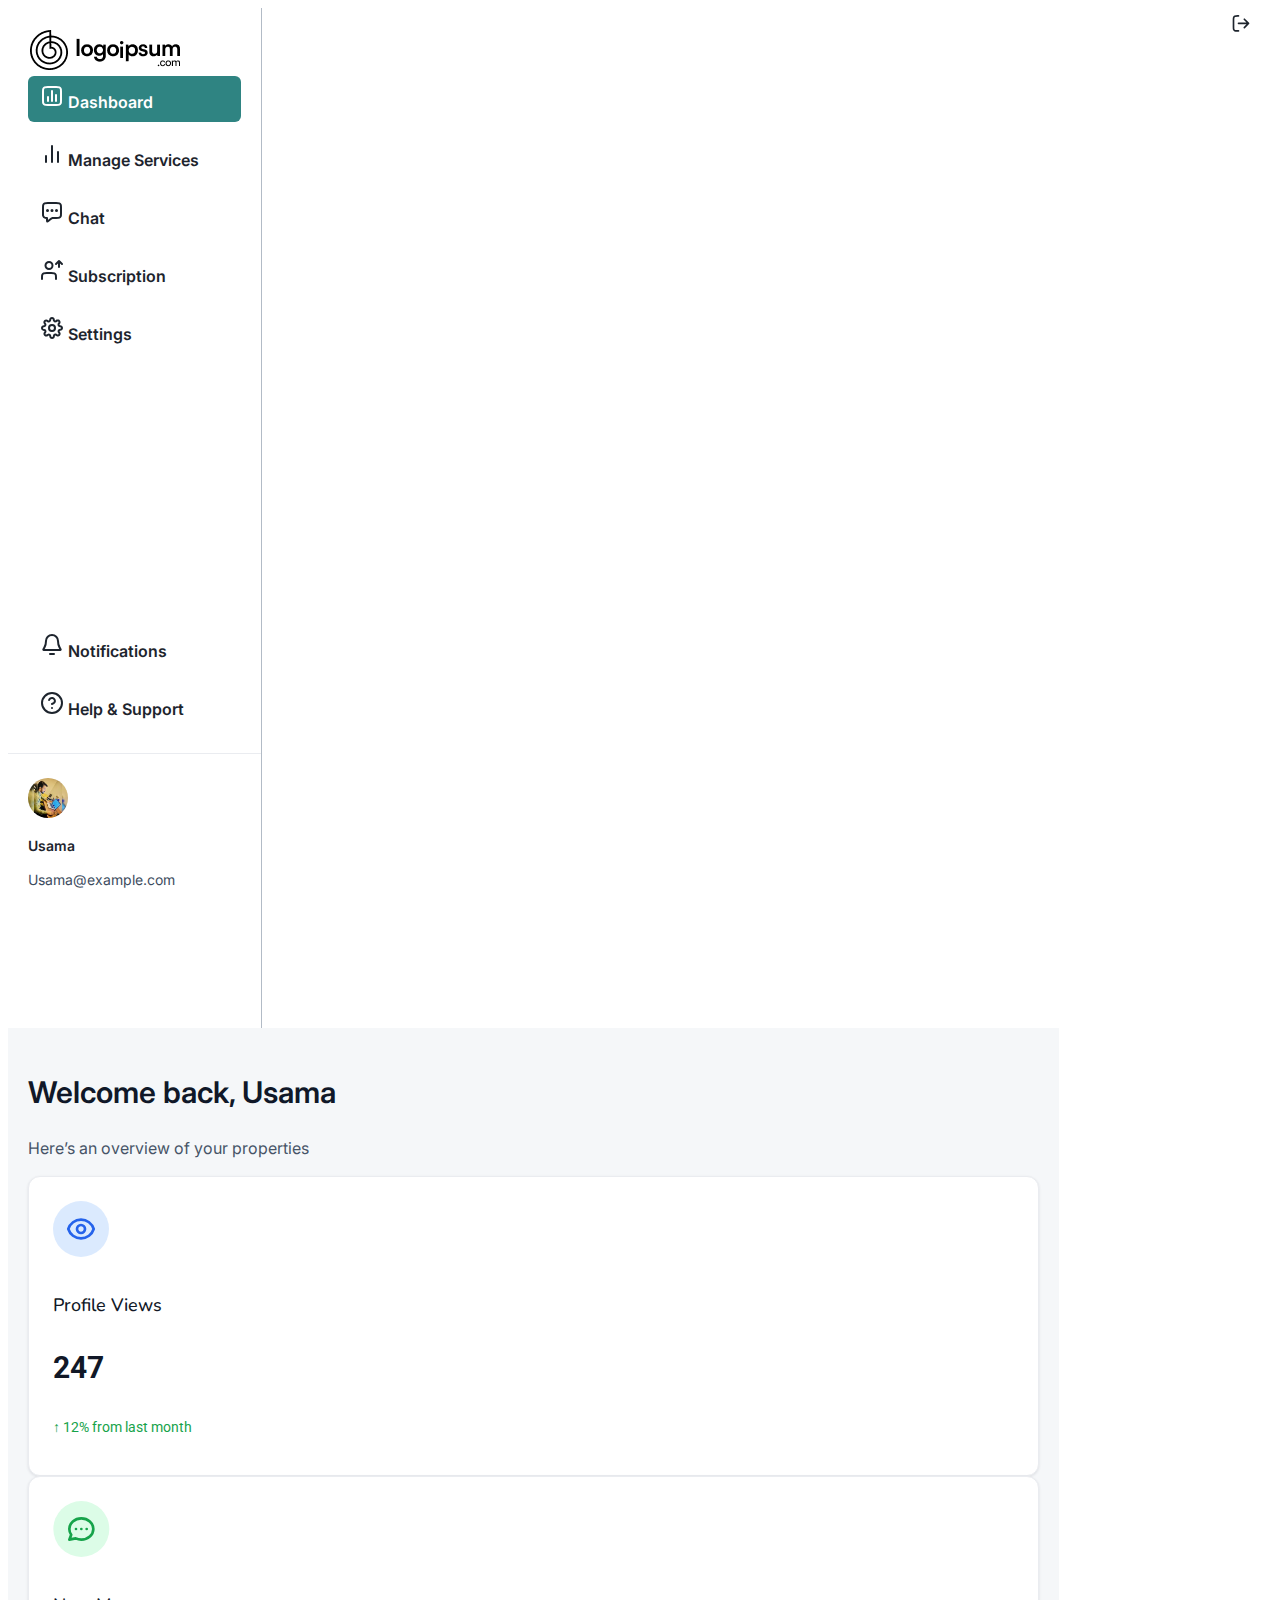
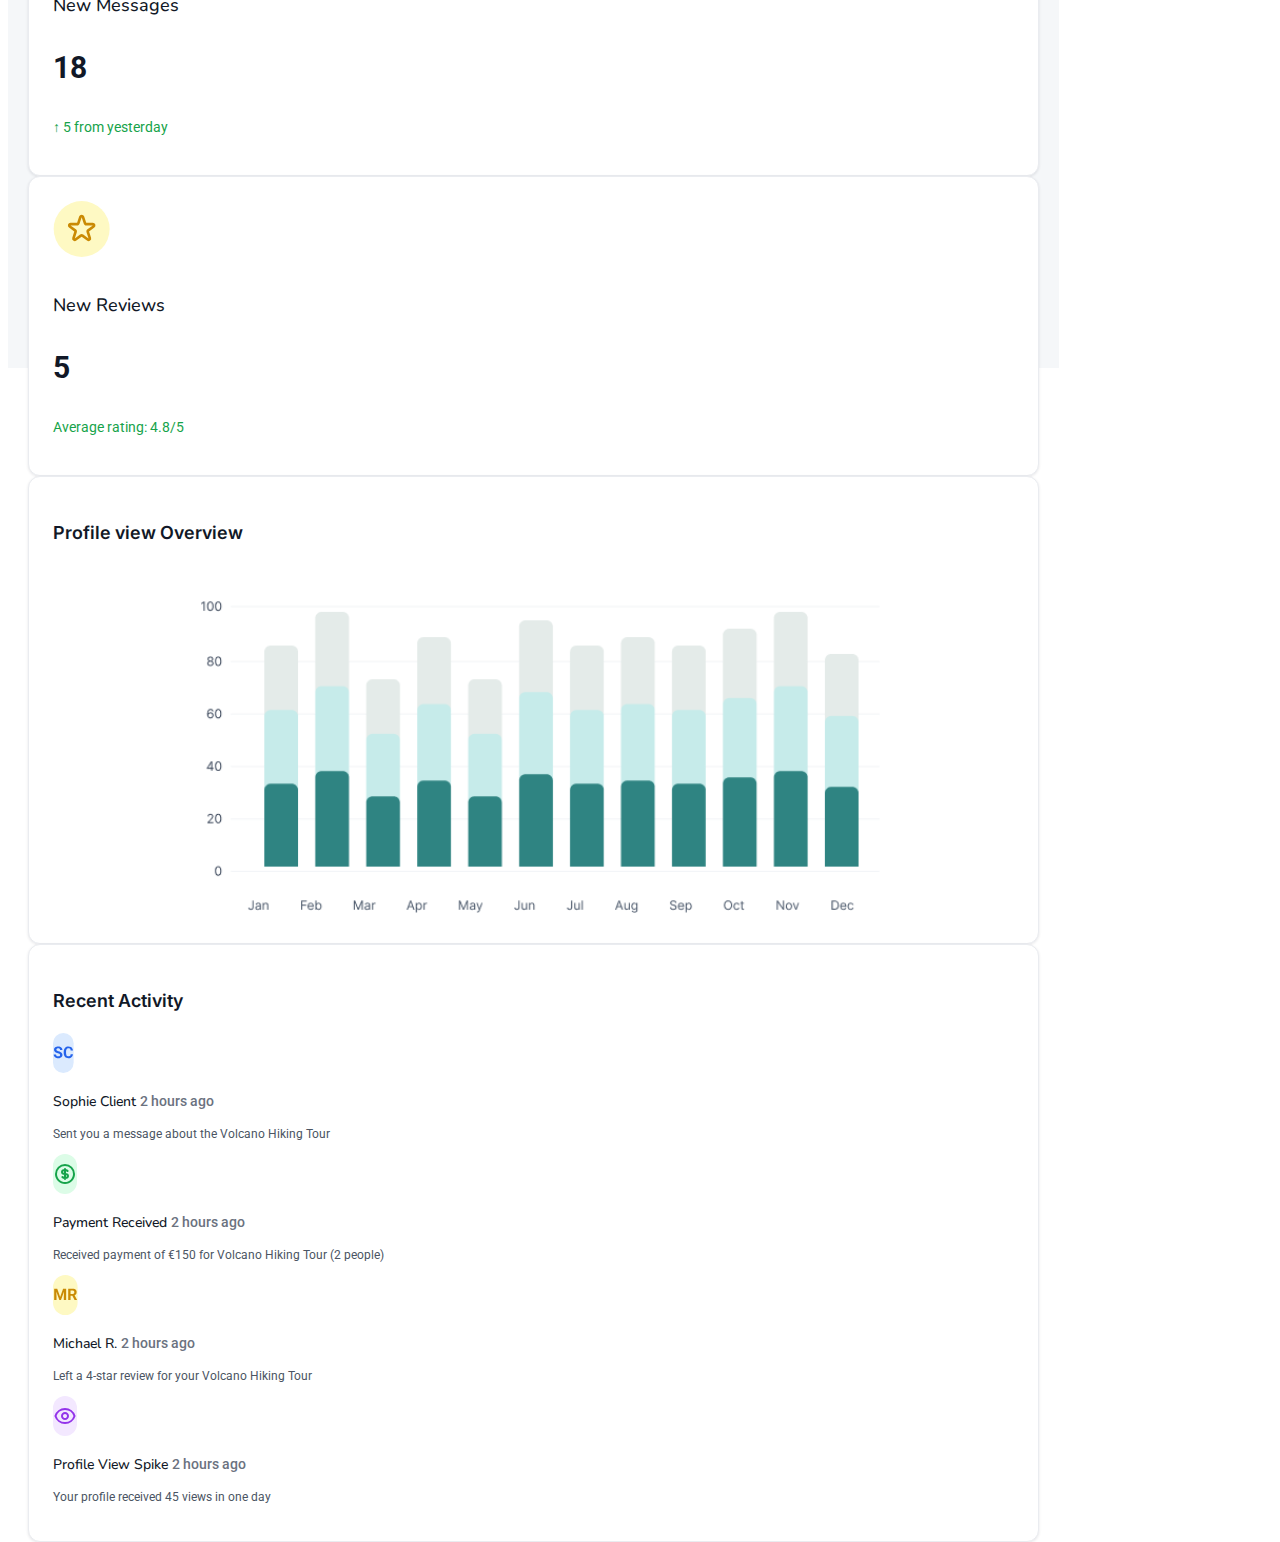
<file: dashboard.html>
<!doctype html>
<html lang="en">

<head>
    <meta charset="utf-8">
    <meta name="viewport" content="width=device-width, initial-scale=1">

    <link href="https://cdn.jsdelivr.net/npm/bootstrap@5.0.2/dist/css/bootstrap.min.css" rel="stylesheet"
        integrity="sha384-EVSTQN3/azprG1Anm3QDgpJLIm9Nao0Yz1ztcQTwFspd3yD65VohhpuuCOmLASjC" crossorigin="anonymous">
    <link rel="stylesheet" href="./assets/css/header.css">
    <link rel="stylesheet" href="./assets/css/footer.css">
    <link rel="stylesheet" href="./assets/css/auth.css">
    <link rel="stylesheet" href="./assets/css/home.css">
    <link rel="stylesheet" href="./assets/css/services.css">
    <link rel="stylesheet" href="./assets/css/single-services.css">
    <link rel="stylesheet" href="./assets/css/contractor-public-profile.css">
    <link rel="stylesheet" href="./assets/css/client-profile.css">
    <link rel="stylesheet" href="./assets/css/subscription.css">
    <link rel="stylesheet" href="./assets/css/checkout.css">
    <link rel="stylesheet" href="./assets/css/payment-success.css">
    <link rel="stylesheet" href="./assets/css/subscription-management.css">
    <link rel="stylesheet" href="./assets/css/dashboard.css">

    <title>Dashboard</title>
</head>

<body>

    <div class="dashboard-container d-flex">
        <div class="dashboard-sidebar" id="dashboard-sidebar-menu">
            <div style="padding: 0px 20px;">
                <img src="./assets/images/sidebar-logo.png" alt="">
                <ul class="dashboard-sidebar-list mt-5">
                    <li class="sidebar-active-item">
                        <a href="./dashboard.html" class="d-flex align-items-center gap-2">
                            <svg width="24" height="24" viewBox="0 0 24 24" fill="none"
                                xmlns="http://www.w3.org/2000/svg">
                                <path
                                    d="M8 13V17M16 11V17M12 7V17M7.8 21H16.2C17.8802 21 18.7202 21 19.362 20.673C19.9265 20.3854 20.3854 19.9265 20.673 19.362C21 18.7202 21 17.8802 21 16.2V7.8C21 6.11984 21 5.27976 20.673 4.63803C20.3854 4.07354 19.9265 3.6146 19.362 3.32698C18.7202 3 17.8802 3 16.2 3H7.8C6.11984 3 5.27976 3 4.63803 3.32698C4.07354 3.6146 3.6146 4.07354 3.32698 4.63803C3 5.27976 3 6.11984 3 7.8V16.2C3 17.8802 3 18.7202 3.32698 19.362C3.6146 19.9265 4.07354 20.3854 4.63803 20.673C5.27976 21 6.11984 21 7.8 21Z"
                                    stroke="white" stroke-width="2" stroke-linecap="round" stroke-linejoin="round" />
                            </svg>
                            Dashboard
                        </a>
                    </li>
                    <li>
                        <a href="#" class="d-flex align-items-center gap-2">
                            <svg width="24" height="24" viewBox="0 0 24 24" fill="none"
                                xmlns="http://www.w3.org/2000/svg">
                                <path d="M18 20V10M12 20V4M6 20V14" stroke="#1D242D" stroke-width="2"
                                    stroke-linecap="round" stroke-linejoin="round" />
                            </svg>
                            Manage Services
                        </a>
                    </li>
                    <li class="">
                        <a href="#" class="d-flex align-items-center gap-2">
                            <svg width="24" height="24" viewBox="0 0 24 24" fill="none"
                                xmlns="http://www.w3.org/2000/svg">
                                <path
                                    d="M7.5 10.5H7.51M12 10.5H12.01M16.5 10.5H16.51M7 18V20.3355C7 20.8684 7 21.1348 7.10923 21.2716C7.20422 21.3906 7.34827 21.4599 7.50054 21.4597C7.67563 21.4595 7.88367 21.2931 8.29976 20.9602L10.6852 19.0518C11.1725 18.662 11.4162 18.4671 11.6875 18.3285C11.9282 18.2055 12.1844 18.1156 12.4492 18.0613C12.7477 18 13.0597 18 13.6837 18H16.2C17.8802 18 18.7202 18 19.362 17.673C19.9265 17.3854 20.3854 16.9265 20.673 16.362C21 15.7202 21 14.8802 21 13.2V7.8C21 6.11984 21 5.27976 20.673 4.63803C20.3854 4.07354 19.9265 3.6146 19.362 3.32698C18.7202 3 17.8802 3 16.2 3H7.8C6.11984 3 5.27976 3 4.63803 3.32698C4.07354 3.6146 3.6146 4.07354 3.32698 4.63803C3 5.27976 3 6.11984 3 7.8V14C3 14.93 3 15.395 3.10222 15.7765C3.37962 16.8117 4.18827 17.6204 5.22354 17.8978C5.60504 18 6.07003 18 7 18ZM8 10.5C8 10.7761 7.77614 11 7.5 11C7.22386 11 7 10.7761 7 10.5C7 10.2239 7.22386 10 7.5 10C7.77614 10 8 10.2239 8 10.5ZM12.5 10.5C12.5 10.7761 12.2761 11 12 11C11.7239 11 11.5 10.7761 11.5 10.5C11.5 10.2239 11.7239 10 12 10C12.2761 10 12.5 10.2239 12.5 10.5ZM17 10.5C17 10.7761 16.7761 11 16.5 11C16.2239 11 16 10.7761 16 10.5C16 10.2239 16.2239 10 16.5 10C16.7761 10 17 10.2239 17 10.5Z"
                                    stroke="#1D242D" stroke-width="2" stroke-linecap="round" stroke-linejoin="round" />
                            </svg>
                            Chat
                        </a>
                    </li>
                    <li class="">
                        <a href="#" class="d-flex align-items-center gap-2">
                            <svg width="24" height="24" viewBox="0 0 24 24" fill="none"
                                xmlns="http://www.w3.org/2000/svg">
                                <path
                                    d="M16 6L19 3M19 3L22 6M19 3V9M16 21V19.8C16 18.1198 16 17.2798 15.673 16.638C15.3854 16.0735 14.9265 15.6146 14.362 15.327C13.7202 15 12.8802 15 11.2 15H6.8C5.11984 15 4.27976 15 3.63803 15.327C3.07354 15.6146 2.6146 16.0735 2.32698 16.638C2 17.2798 2 18.1198 2 19.8V21M12.5 7.5C12.5 9.433 10.933 11 9 11C7.067 11 5.5 9.433 5.5 7.5C5.5 5.567 7.067 4 9 4C10.933 4 12.5 5.567 12.5 7.5Z"
                                    stroke="#1D242D" stroke-width="2" stroke-linecap="round" stroke-linejoin="round" />
                            </svg>
                            Subscription
                        </a>
                    </li>
                    <li class="">
                        <a href="#" class="d-flex align-items-center gap-2">
                            <svg width="24" height="24" viewBox="0 0 24 24" fill="none"
                                xmlns="http://www.w3.org/2000/svg">
                                <path
                                    d="M12 15C13.6569 15 15 13.6569 15 12C15 10.3431 13.6569 9 12 9C10.3431 9 9 10.3431 9 12C9 13.6569 10.3431 15 12 15Z"
                                    stroke="#1D242D" stroke-width="2" stroke-linecap="round" stroke-linejoin="round" />
                                <path
                                    d="M18.7273 14.7273C18.6063 15.0015 18.5702 15.3056 18.6236 15.6005C18.6771 15.8954 18.8177 16.1676 19.0273 16.3818L19.0818 16.4364C19.2509 16.6052 19.385 16.8057 19.4765 17.0265C19.568 17.2472 19.6151 17.4838 19.6151 17.7227C19.6151 17.9617 19.568 18.1983 19.4765 18.419C19.385 18.6397 19.2509 18.8402 19.0818 19.0091C18.913 19.1781 18.7124 19.3122 18.4917 19.4037C18.271 19.4952 18.0344 19.5423 17.7955 19.5423C17.5565 19.5423 17.3199 19.4952 17.0992 19.4037C16.8785 19.3122 16.678 19.1781 16.5091 19.0091L16.4545 18.9545C16.2403 18.745 15.9682 18.6044 15.6733 18.5509C15.3784 18.4974 15.0742 18.5335 14.8 18.6545C14.5311 18.7698 14.3018 18.9611 14.1403 19.205C13.9788 19.4489 13.8921 19.7347 13.8909 20.0273V20.1818C13.8909 20.664 13.6994 21.1265 13.3584 21.4675C13.0174 21.8084 12.5549 22 12.0727 22C11.5905 22 11.1281 21.8084 10.7871 21.4675C10.4461 21.1265 10.2545 20.664 10.2545 20.1818V20.1C10.2475 19.7991 10.1501 19.5073 9.97501 19.2625C9.79991 19.0176 9.55521 18.8312 9.27273 18.7273C8.99853 18.6063 8.69437 18.5702 8.39947 18.6236C8.10456 18.6771 7.83244 18.8177 7.61818 19.0273L7.56364 19.0818C7.39478 19.2509 7.19425 19.385 6.97353 19.4765C6.7528 19.568 6.51621 19.6151 6.27727 19.6151C6.03834 19.6151 5.80174 19.568 5.58102 19.4765C5.36029 19.385 5.15977 19.2509 4.99091 19.0818C4.82186 18.913 4.68775 18.7124 4.59626 18.4917C4.50476 18.271 4.45766 18.0344 4.45766 17.7955C4.45766 17.5565 4.50476 17.3199 4.59626 17.0992C4.68775 16.8785 4.82186 16.678 4.99091 16.5091L5.04545 16.4545C5.25503 16.2403 5.39562 15.9682 5.4491 15.6733C5.50257 15.3784 5.46647 15.0742 5.34545 14.8C5.23022 14.5311 5.03887 14.3018 4.79497 14.1403C4.55107 13.9788 4.26526 13.8921 3.97273 13.8909H3.81818C3.33597 13.8909 2.87351 13.6994 2.53253 13.3584C2.19156 13.0174 2 12.5549 2 12.0727C2 11.5905 2.19156 11.1281 2.53253 10.7871C2.87351 10.4461 3.33597 10.2545 3.81818 10.2545H3.9C4.2009 10.2475 4.49273 10.1501 4.73754 9.97501C4.98236 9.79991 5.16883 9.55521 5.27273 9.27273C5.39374 8.99853 5.42984 8.69437 5.37637 8.39947C5.3229 8.10456 5.18231 7.83244 4.97273 7.61818L4.91818 7.56364C4.74913 7.39478 4.61503 7.19425 4.52353 6.97353C4.43203 6.7528 4.38493 6.51621 4.38493 6.27727C4.38493 6.03834 4.43203 5.80174 4.52353 5.58102C4.61503 5.36029 4.74913 5.15977 4.91818 4.99091C5.08704 4.82186 5.28757 4.68775 5.50829 4.59626C5.72901 4.50476 5.96561 4.45766 6.20455 4.45766C6.44348 4.45766 6.68008 4.50476 6.9008 4.59626C7.12152 4.68775 7.32205 4.82186 7.49091 4.99091L7.54545 5.04545C7.75971 5.25503 8.03183 5.39562 8.32674 5.4491C8.62164 5.50257 8.9258 5.46647 9.2 5.34545H9.27273C9.54161 5.23022 9.77093 5.03887 9.93245 4.79497C10.094 4.55107 10.1807 4.26526 10.1818 3.97273V3.81818C10.1818 3.33597 10.3734 2.87351 10.7144 2.53253C11.0553 2.19156 11.5178 2 12 2C12.4822 2 12.9447 2.19156 13.2856 2.53253C13.6266 2.87351 13.8182 3.33597 13.8182 3.81818V3.9C13.8193 4.19253 13.906 4.47834 14.0676 4.72224C14.2291 4.96614 14.4584 5.15749 14.7273 5.27273C15.0015 5.39374 15.3056 5.42984 15.6005 5.37637C15.8954 5.3229 16.1676 5.18231 16.3818 4.97273L16.4364 4.91818C16.6052 4.74913 16.8057 4.61503 17.0265 4.52353C17.2472 4.43203 17.4838 4.38493 17.7227 4.38493C17.9617 4.38493 18.1983 4.43203 18.419 4.52353C18.6397 4.61503 18.8402 4.74913 19.0091 4.91818C19.1781 5.08704 19.3122 5.28757 19.4037 5.50829C19.4952 5.72901 19.5423 5.96561 19.5423 6.20455C19.5423 6.44348 19.4952 6.68008 19.4037 6.9008C19.3122 7.12152 19.1781 7.32205 19.0091 7.49091L18.9545 7.54545C18.745 7.75971 18.6044 8.03183 18.5509 8.32674C18.4974 8.62164 18.5335 8.9258 18.6545 9.2V9.27273C18.7698 9.54161 18.9611 9.77093 19.205 9.93245C19.4489 10.094 19.7347 10.1807 20.0273 10.1818H20.1818C20.664 10.1818 21.1265 10.3734 21.4675 10.7144C21.8084 11.0553 22 11.5178 22 12C22 12.4822 21.8084 12.9447 21.4675 13.2856C21.1265 13.6266 20.664 13.8182 20.1818 13.8182H20.1C19.8075 13.8193 19.5217 13.906 19.2778 14.0676C19.0339 14.2291 18.8425 14.4584 18.7273 14.7273Z"
                                    stroke="#1D242D" stroke-width="2" stroke-linecap="round" stroke-linejoin="round" />
                            </svg>
                            Settings
                        </a>
                    </li>
                </ul>
            </div>
            <div>
                <ul class="dashboard-sidebar-list" style="padding: 0px 20px 24px;">
                    <li class="">
                        <a href="#" class="d-flex align-items-center gap-2">
                            <svg width="24" height="24" viewBox="0 0 24 24" fill="none"
                                xmlns="http://www.w3.org/2000/svg">
                                <path
                                    d="M14.0008 21H10.0008M18.0008 8C18.0008 6.4087 17.3686 4.88258 16.2434 3.75736C15.1182 2.63214 13.5921 2 12.0008 2C10.4095 2 8.88333 2.63214 7.75811 3.75736C6.63289 4.88258 6.00075 6.4087 6.00075 8C6.00075 11.0902 5.22122 13.206 4.35042 14.6054C3.61588 15.7859 3.24861 16.3761 3.26208 16.5408C3.27699 16.7231 3.31561 16.7926 3.46253 16.9016C3.59521 17 4.19334 17 5.38961 17H18.6119C19.8082 17 20.4063 17 20.539 16.9016C20.6859 16.7926 20.7245 16.7231 20.7394 16.5408C20.7529 16.3761 20.3856 15.7859 19.6511 14.6054C18.7803 13.206 18.0008 11.0902 18.0008 8Z"
                                    stroke="#1D242D" stroke-width="2" stroke-linecap="round" stroke-linejoin="round" />
                            </svg>
                            Notifications
                        </a>
                    </li>
                    <li class="">
                        <a href="#" class="d-flex align-items-center gap-2">
                            <svg width="24" height="24" viewBox="0 0 24 24" fill="none"
                                xmlns="http://www.w3.org/2000/svg">
                                <path
                                    d="M9.09 9C9.3251 8.33167 9.78915 7.76811 10.4 7.40913C11.0108 7.05016 11.7289 6.91894 12.4272 7.03871C13.1255 7.15849 13.7588 7.52152 14.2151 8.06353C14.6713 8.60553 14.9211 9.29152 14.92 10C14.92 12 11.92 13 11.92 13M12 17H12.01M22 12C22 17.5228 17.5228 22 12 22C6.47715 22 2 17.5228 2 12C2 6.47715 6.47715 2 12 2C17.5228 2 22 6.47715 22 12Z"
                                    stroke="#1D242D" stroke-width="2" stroke-linecap="round" stroke-linejoin="round" />
                            </svg>
                            Help & Support
                        </a>
                    </li>
                </ul>
                <div class="sidebar-profile position-relative d-flex align-items-center gap-3">
                    <button class="logout-btn">
                        <svg width="18" height="17" viewBox="0 0 18 17" fill="none" xmlns="http://www.w3.org/2000/svg">
                            <path
                                d="M12.3333 12.5736L16.5 8.40698M16.5 8.40698L12.3333 4.24032M16.5 8.40698H6.5M6.5 0.906982H5.5C4.09987 0.906982 3.3998 0.906982 2.86502 1.17947C2.39462 1.41915 2.01217 1.8016 1.77248 2.27201C1.5 2.80679 1.5 3.50685 1.5 4.90698V11.907C1.5 13.3071 1.5 14.0072 1.77248 14.542C2.01217 15.0124 2.39462 15.3948 2.86502 15.6345C3.3998 15.907 4.09987 15.907 5.5 15.907H6.5"
                                stroke="#1D242D" stroke-width="1.66667" stroke-linecap="round"
                                stroke-linejoin="round" />
                        </svg>
                    </button>
                    <div class="sidebar-profile-img">
                        <img src="./assets/images/sidebar-profile-img.jpg" alt="">
                    </div>
                    <div class="sidebar-profile-info">
                        <h3 class="mb-0">Usama</h3>
                        <p class="mb-0">Usama@example.com</p>
                    </div>
                </div>
            </div>
        </div>
        <div class="dashboard-content">
            <div class="container">
                <div class="row position-relative">
                    <div class="col-md-8">
                        <h2 class="dashboard-title">Welcome back, Usama</h2>
                        <p class="dashboard-description mb-0">Here’s an overview of your properties</p>
                    </div>
                    <div class="col-md-4 d-flex justify-content-end align-items-start">
                        <button class="dashboard-menubar-btn" id="toggleBtn">
                            <svg width="24" height="24" viewBox="0 0 24 24" fill="none"
                                xmlns="http://www.w3.org/2000/svg">
                                <rect y="4" width="24" height="2" fill="currentColor" />
                                <rect y="11" width="24" height="2" fill="currentColor" />
                                <rect y="18" width="24" height="2" fill="currentColor" />
                            </svg>
                        </button>
                    </div>
                </div>
                <div class="row mt-5">
                    <div class="col-md-4">
                        <div class="dashboard-analytics-card d-flex align-items-center gap-3">
                            <div>
                                <svg width="56" height="56" viewBox="0 0 56 56" fill="none"
                                    xmlns="http://www.w3.org/2000/svg">
                                    <rect width="56" height="56" rx="28" fill="#DBEAFE" />
                                    <path
                                        d="M32 28C32 29.0609 31.5786 30.0783 30.8284 30.8284C30.0783 31.5786 29.0609 32 28 32C26.9391 32 25.9217 31.5786 25.1716 30.8284C24.4214 30.0783 24 29.0609 24 28C24 26.9391 24.4214 25.9217 25.1716 25.1716C25.9217 24.4214 26.9391 24 28 24C29.0609 24 30.0783 24.4214 30.8284 25.1716C31.5786 25.9217 32 26.9391 32 28Z"
                                        stroke="#2563EB" stroke-width="2.66667" stroke-linecap="round"
                                        stroke-linejoin="round" />
                                    <path
                                        d="M15.2773 28C16.976 22.5907 22.0307 18.6667 28 18.6667C33.9707 18.6667 39.024 22.5907 40.7227 28C39.024 33.4093 33.9707 37.3333 28 37.3333C22.0307 37.3333 16.976 33.4093 15.2773 28Z"
                                        stroke="#2563EB" stroke-width="2.66667" stroke-linecap="round"
                                        stroke-linejoin="round" />
                                </svg>
                            </div>
                            <div class="dashboard-analytics-card-info">
                                <h5 class="mb-0">Profile Views</h5>
                                <h3 class="mb-0">247</h3>
                                <p class="mb-0">↑ 12% from last month</p>
                            </div>
                        </div>
                    </div>
                    <div class="col-md-4">
                        <div class="dashboard-analytics-card d-flex align-items-center gap-3">
                            <div>
                                <svg width="57" height="56" viewBox="0 0 57 56" fill="none"
                                    xmlns="http://www.w3.org/2000/svg">
                                    <rect x="0.333984" width="56" height="56" rx="28" fill="#DCFCE7" />
                                    <path
                                        d="M23.0007 28H23.014M28.334 28H28.3473M33.6673 28H33.6807M40.334 28C40.334 33.8907 34.9607 38.6667 28.334 38.6667C26.3722 38.6733 24.4337 38.241 22.6607 37.4013L16.334 38.6667L18.194 33.7067C17.0167 32.056 16.334 30.0987 16.334 28C16.334 22.1093 21.7073 17.3333 28.334 17.3333C34.9607 17.3333 40.334 22.1093 40.334 28Z"
                                        stroke="#16A34A" stroke-width="2.66667" stroke-linecap="round"
                                        stroke-linejoin="round" />
                                </svg>
                            </div>
                            <div class="dashboard-analytics-card-info">
                                <h5 class="mb-0">New Messages</h5>
                                <h3 class="mb-0">18</h3>
                                <p class="mb-0">↑ 5 from yesterday</p>
                            </div>
                        </div>
                    </div>
                    <div class="col-md-4">
                        <div class="dashboard-analytics-card d-flex align-items-center gap-3">
                            <div>
                                <svg width="57" height="56" viewBox="0 0 57 56" fill="none"
                                    xmlns="http://www.w3.org/2000/svg">
                                    <rect x="0.666016" width="56" height="56" rx="28" fill="#FEF9C3" />
                                    <path
                                        d="M27.3981 15.9027C27.7981 14.6747 29.5355 14.6747 29.9341 15.9027L31.9595 22.1347C32.0466 22.402 32.2161 22.6349 32.4436 22.8001C32.6711 22.9654 32.945 23.0545 33.2261 23.0547H39.7795C41.0715 23.0547 41.6075 24.708 40.5635 25.468L35.2621 29.3187C35.0344 29.4842 34.8649 29.7176 34.778 29.9854C34.6911 30.2532 34.6911 30.5416 34.7781 30.8093L36.8021 37.0413C37.2021 38.2707 35.7955 39.292 34.7515 38.532L29.4501 34.6813C29.2223 34.5157 28.9478 34.4265 28.6661 34.4265C28.3844 34.4265 28.11 34.5157 27.8821 34.6813L22.5808 38.532C21.5368 39.292 20.1301 38.2693 20.5301 37.0413L22.5541 30.8093C22.6412 30.5416 22.6412 30.2532 22.5543 29.9854C22.4673 29.7176 22.2979 29.4842 22.0701 29.3187L16.7688 25.468C15.7235 24.708 16.2621 23.0547 17.5528 23.0547H24.1048C24.3862 23.0547 24.6604 22.9658 24.8882 22.8005C25.1159 22.6353 25.2856 22.4022 25.3728 22.1347L27.3981 15.9027Z"
                                        stroke="#CA8A04" stroke-width="2.66667" stroke-linecap="round"
                                        stroke-linejoin="round" />
                                </svg>
                            </div>
                            <div class="dashboard-analytics-card-info">
                                <h5 class="mb-0">New Reviews</h5>
                                <h3 class="mb-0">5</h3>
                                <p class="mb-0">Average rating: 4.8/5</p>
                            </div>
                        </div>
                    </div>
                </div>
                <div class="row mt-4">
                    <div class="col-md-8">
                        <div class="dashboard-analytics-card">
                            <h3 class="mb-0 dash-chart-title">Profile view Overview</h3>
                            <img src="./assets/images/line-and-bar-chart.png" alt="" class="dash-chart-img">
                        </div>
                    </div>
                    <div class="col-md-4">
                        <div class="dashboard-analytics-card h-100">
                            <h3 class="mb-0 dash-chart-title">Recent Activity</h3>
                            <div class="dash-recent-activity d-flex align-items-center gap-3 mt-4">
                                <div class="recent-activity-icon">
                                    <svg width="21" height="40" viewBox="0 0 21 40" fill="none"
                                        xmlns="http://www.w3.org/2000/svg">
                                        <rect width="20.6408" height="40" rx="10.3204" fill="#DBEAFE" />
                                        <path
                                            d="M7.09375 22.0234C7.09375 21.8203 7.0625 21.638 7 21.4766C6.94271 21.3099 6.83333 21.1589 6.67188 21.0234C6.51042 20.8828 6.28385 20.7448 5.99219 20.6094C5.70052 20.474 5.32292 20.3333 4.85938 20.1875C4.34375 20.0208 3.85417 19.8333 3.39062 19.625C2.93229 19.4167 2.52604 19.1745 2.17188 18.8984C1.82292 18.6172 1.54688 18.2917 1.34375 17.9219C1.14583 17.5521 1.04688 17.1224 1.04688 16.6328C1.04688 16.1589 1.15104 15.7292 1.35938 15.3438C1.56771 14.9531 1.85938 14.6198 2.23438 14.3438C2.60938 14.0625 3.05208 13.8464 3.5625 13.6953C4.07812 13.5443 4.64323 13.4688 5.25781 13.4688C6.09635 13.4688 6.82812 13.6198 7.45312 13.9219C8.07812 14.224 8.5625 14.638 8.90625 15.1641C9.25521 15.6901 9.42969 16.2917 9.42969 16.9688H7.10156C7.10156 16.6354 7.03125 16.3438 6.89062 16.0938C6.75521 15.8385 6.54688 15.638 6.26562 15.4922C5.98958 15.3464 5.64062 15.2734 5.21875 15.2734C4.8125 15.2734 4.47396 15.3359 4.20312 15.4609C3.93229 15.5807 3.72917 15.7448 3.59375 15.9531C3.45833 16.1562 3.39062 16.3854 3.39062 16.6406C3.39062 16.8333 3.4375 17.0078 3.53125 17.1641C3.63021 17.3203 3.77604 17.4661 3.96875 17.6016C4.16146 17.737 4.39844 17.8646 4.67969 17.9844C4.96094 18.1042 5.28646 18.2214 5.65625 18.3359C6.27604 18.5234 6.82031 18.7344 7.28906 18.9688C7.76302 19.2031 8.15885 19.4661 8.47656 19.7578C8.79427 20.0495 9.03385 20.3802 9.19531 20.75C9.35677 21.1198 9.4375 21.5391 9.4375 22.0078C9.4375 22.5026 9.34115 22.9453 9.14844 23.3359C8.95573 23.7266 8.67708 24.0573 8.3125 24.3281C7.94792 24.599 7.51302 24.8047 7.00781 24.9453C6.5026 25.0859 5.9375 25.1562 5.3125 25.1562C4.75 25.1562 4.19531 25.0833 3.64844 24.9375C3.10156 24.7865 2.60417 24.5599 2.15625 24.2578C1.71354 23.9557 1.35938 23.5703 1.09375 23.1016C0.828125 22.6328 0.695312 22.0781 0.695312 21.4375H3.04688C3.04688 21.7917 3.10156 22.0911 3.21094 22.3359C3.32031 22.5807 3.47396 22.7786 3.67188 22.9297C3.875 23.0807 4.11458 23.1901 4.39062 23.2578C4.67188 23.3255 4.97917 23.3594 5.3125 23.3594C5.71875 23.3594 6.05208 23.3021 6.3125 23.1875C6.57812 23.0729 6.77344 22.9141 6.89844 22.7109C7.02865 22.5078 7.09375 22.2786 7.09375 22.0234ZM17.625 21.2266H19.9609C19.9141 21.9922 19.7031 22.6719 19.3281 23.2656C18.9583 23.8594 18.4401 24.3229 17.7734 24.6562C17.112 24.9896 16.3151 25.1562 15.3828 25.1562C14.6536 25.1562 14 25.0312 13.4219 24.7812C12.8438 24.526 12.349 24.1615 11.9375 23.6875C11.5312 23.2135 11.2214 22.6406 11.0078 21.9688C10.7943 21.2969 10.6875 20.5443 10.6875 19.7109V18.9219C10.6875 18.0885 10.7969 17.3359 11.0156 16.6641C11.2396 15.987 11.5573 15.4115 11.9688 14.9375C12.3854 14.4635 12.8828 14.099 13.4609 13.8438C14.0391 13.5885 14.6849 13.4609 15.3984 13.4609C16.3464 13.4609 17.1458 13.6328 17.7969 13.9766C18.4531 14.3203 18.9609 14.7943 19.3203 15.3984C19.6849 16.0026 19.9036 16.6901 19.9766 17.4609H17.6328C17.6068 17.0026 17.5156 16.6146 17.3594 16.2969C17.2031 15.974 16.9661 15.7318 16.6484 15.5703C16.3359 15.4036 15.9193 15.3203 15.3984 15.3203C15.0078 15.3203 14.6667 15.3932 14.375 15.5391C14.0833 15.6849 13.8385 15.9062 13.6406 16.2031C13.4427 16.5 13.2943 16.875 13.1953 17.3281C13.1016 17.776 13.0547 18.3021 13.0547 18.9062V19.7109C13.0547 20.2995 13.099 20.8177 13.1875 21.2656C13.276 21.7083 13.4115 22.0833 13.5938 22.3906C13.7812 22.6927 14.0208 22.9219 14.3125 23.0781C14.6094 23.2292 14.9661 23.3047 15.3828 23.3047C15.8724 23.3047 16.276 23.2266 16.5938 23.0703C16.9115 22.9141 17.1536 22.6823 17.3203 22.375C17.4922 22.0677 17.5938 21.6849 17.625 21.2266Z"
                                            fill="#2563EB" />
                                    </svg>
                                </div>
                                <div class="recent-activity-info">
                                    <h3
                                        class="recent-activity-title mb-0 d-flex justify-content-between align-items-center">
                                        Sophie Client <span>2 hours ago</span></h3>
                                    <p class="mb-0">Sent you a message about the Volcano Hiking Tour</p>
                                </div>
                            </div>
                            <div class="dash-recent-activity d-flex align-items-center gap-3 mt-4">
                                <div class="recent-activity-icon">
                                    <svg width="24" height="40" viewBox="0 0 24 40" fill="none"
                                        xmlns="http://www.w3.org/2000/svg">
                                        <rect width="24" height="40" rx="12" fill="#DCFCE7" />
                                        <path
                                            d="M12 16C10.343 16 9 16.895 9 18C9 19.105 10.343 20 12 20C13.657 20 15 20.895 15 22C15 23.105 13.657 24 12 24M12 16C13.11 16 14.08 16.402 14.599 17M12 16V15M12 16V24M12 24V25M12 24C10.89 24 9.92 23.598 9.401 23M21 20C21 21.1819 20.7672 22.3522 20.3149 23.4442C19.8626 24.5361 19.1997 25.5282 18.364 26.364C17.5282 27.1997 16.5361 27.8626 15.4442 28.3149C14.3522 28.7672 13.1819 29 12 29C10.8181 29 9.64778 28.7672 8.55585 28.3149C7.46392 27.8626 6.47177 27.1997 5.63604 26.364C4.80031 25.5282 4.13738 24.5361 3.68508 23.4442C3.23279 22.3522 3 21.1819 3 20C3 17.6131 3.94821 15.3239 5.63604 13.636C7.32387 11.9482 9.61305 11 12 11C14.3869 11 16.6761 11.9482 18.364 13.636C20.0518 15.3239 21 17.6131 21 20Z"
                                            stroke="#16A34A" stroke-width="2" stroke-linecap="round"
                                            stroke-linejoin="round" />
                                    </svg>
                                </div>
                                <div class="recent-activity-info">
                                    <h3
                                        class="recent-activity-title mb-0 d-flex justify-content-between align-items-center">
                                        Payment Received <span>2 hours ago</span></h3>
                                    <p class="mb-0">Received payment of €150 for Volcano Hiking Tour (2 people)</p>
                                </div>
                            </div>
                            <div class="dash-recent-activity d-flex align-items-center gap-3 mt-4">
                                <div class="recent-activity-icon">
                                    <svg width="25" height="40" viewBox="0 0 25 40" fill="none"
                                        xmlns="http://www.w3.org/2000/svg">
                                        <rect width="24.6054" height="40" rx="12.3027" fill="#FEF9C3" />
                                        <path
                                            d="M2.25586 13.625H4.24023L7.16211 21.9766L10.084 13.625H12.0684L7.95898 25H6.36523L2.25586 13.625ZM1.18555 13.625H3.16211L3.52148 21.7656V25H1.18555V13.625ZM11.1621 13.625H13.1465V25H10.8027V21.7656L11.1621 13.625ZM15.2012 13.625H19.4434C20.3132 13.625 21.0605 13.7552 21.6855 14.0156C22.3158 14.276 22.8001 14.6615 23.1387 15.1719C23.4772 15.6823 23.6465 16.3099 23.6465 17.0547C23.6465 17.6641 23.5423 18.1875 23.334 18.625C23.1309 19.0573 22.8418 19.4193 22.4668 19.7109C22.097 19.9974 21.6621 20.2266 21.1621 20.3984L20.4199 20.7891H16.7324L16.7168 18.9609H19.459C19.8704 18.9609 20.2116 18.888 20.4824 18.7422C20.7533 18.5964 20.9564 18.3932 21.0918 18.1328C21.2324 17.8724 21.3027 17.5703 21.3027 17.2266C21.3027 16.862 21.235 16.5469 21.0996 16.2812C20.9642 16.0156 20.7585 15.8125 20.4824 15.6719C20.2064 15.5312 19.86 15.4609 19.4434 15.4609H17.5449V25H15.2012V13.625ZM21.5605 25L18.9668 19.9297L21.4434 19.9141L24.0684 24.8906V25H21.5605Z"
                                            fill="#CA8A04" />
                                    </svg>
                                </div>
                                <div class="recent-activity-info">
                                    <h3
                                        class="recent-activity-title mb-0 d-flex justify-content-between align-items-center">
                                        Michael R. <span>2 hours ago</span></h3>
                                    <p class="mb-0">Left a 4-star review for your Volcano Hiking Tour</p>
                                </div>
                            </div>
                            <div class="dash-recent-activity d-flex align-items-center gap-3 mt-4">
                                <div class="recent-activity-icon">
                                    <svg width="24" height="40" viewBox="0 0 24 40" fill="none"
                                        xmlns="http://www.w3.org/2000/svg">
                                        <rect width="24" height="40" rx="12" fill="#F3E8FF" />
                                        <path
                                            d="M15 20C15 20.7956 14.6839 21.5587 14.1213 22.1213C13.5587 22.6839 12.7956 23 12 23C11.2044 23 10.4413 22.6839 9.87868 22.1213C9.31607 21.5587 9 20.7956 9 20C9 19.2044 9.31607 18.4413 9.87868 17.8787C10.4413 17.3161 11.2044 17 12 17C12.7956 17 13.5587 17.3161 14.1213 17.8787C14.6839 18.4413 15 19.2044 15 20Z"
                                            stroke="#9333EA" stroke-width="2" stroke-linecap="round"
                                            stroke-linejoin="round" />
                                        <path
                                            d="M2.45703 20C3.73103 15.943 7.52203 13 11.999 13C16.477 13 20.267 15.943 21.541 20C20.267 24.057 16.477 27 11.999 27C7.52203 27 3.73103 24.057 2.45703 20Z"
                                            stroke="#9333EA" stroke-width="2" stroke-linecap="round"
                                            stroke-linejoin="round" />
                                    </svg>
                                </div>
                                <div class="recent-activity-info">
                                    <h3
                                        class="recent-activity-title mb-0 d-flex justify-content-between align-items-center">
                                        Profile View Spike <span>2 hours ago</span></h3>
                                    <p class="mb-0">Your profile received 45 views in one day</p>
                                </div>
                            </div>
                        </div>
                    </div>
                </div>
            </div>
        </div>
    </div>

    <script src="https://cdn.jsdelivr.net/npm/bootstrap@5.0.2/dist/js/bootstrap.bundle.min.js"
        integrity="sha384-MrcW6ZMFYlzcLA8Nl+NtUVF0sA7MsXsP1UyJoMp4YLEuNSfAP+JcXn/tWtIaxVXM" crossorigin="anonymous">
        </script>
    <script>
        const button = document.getElementById('toggleBtn');
        const div = document.getElementById('dashboard-sidebar-menu');

        button.addEventListener('click', () => {
            div.classList.toggle('show-hide');
        });
    </script>
    <script src="./assets/js/general.js"></script>


</body>

</html>
</file>
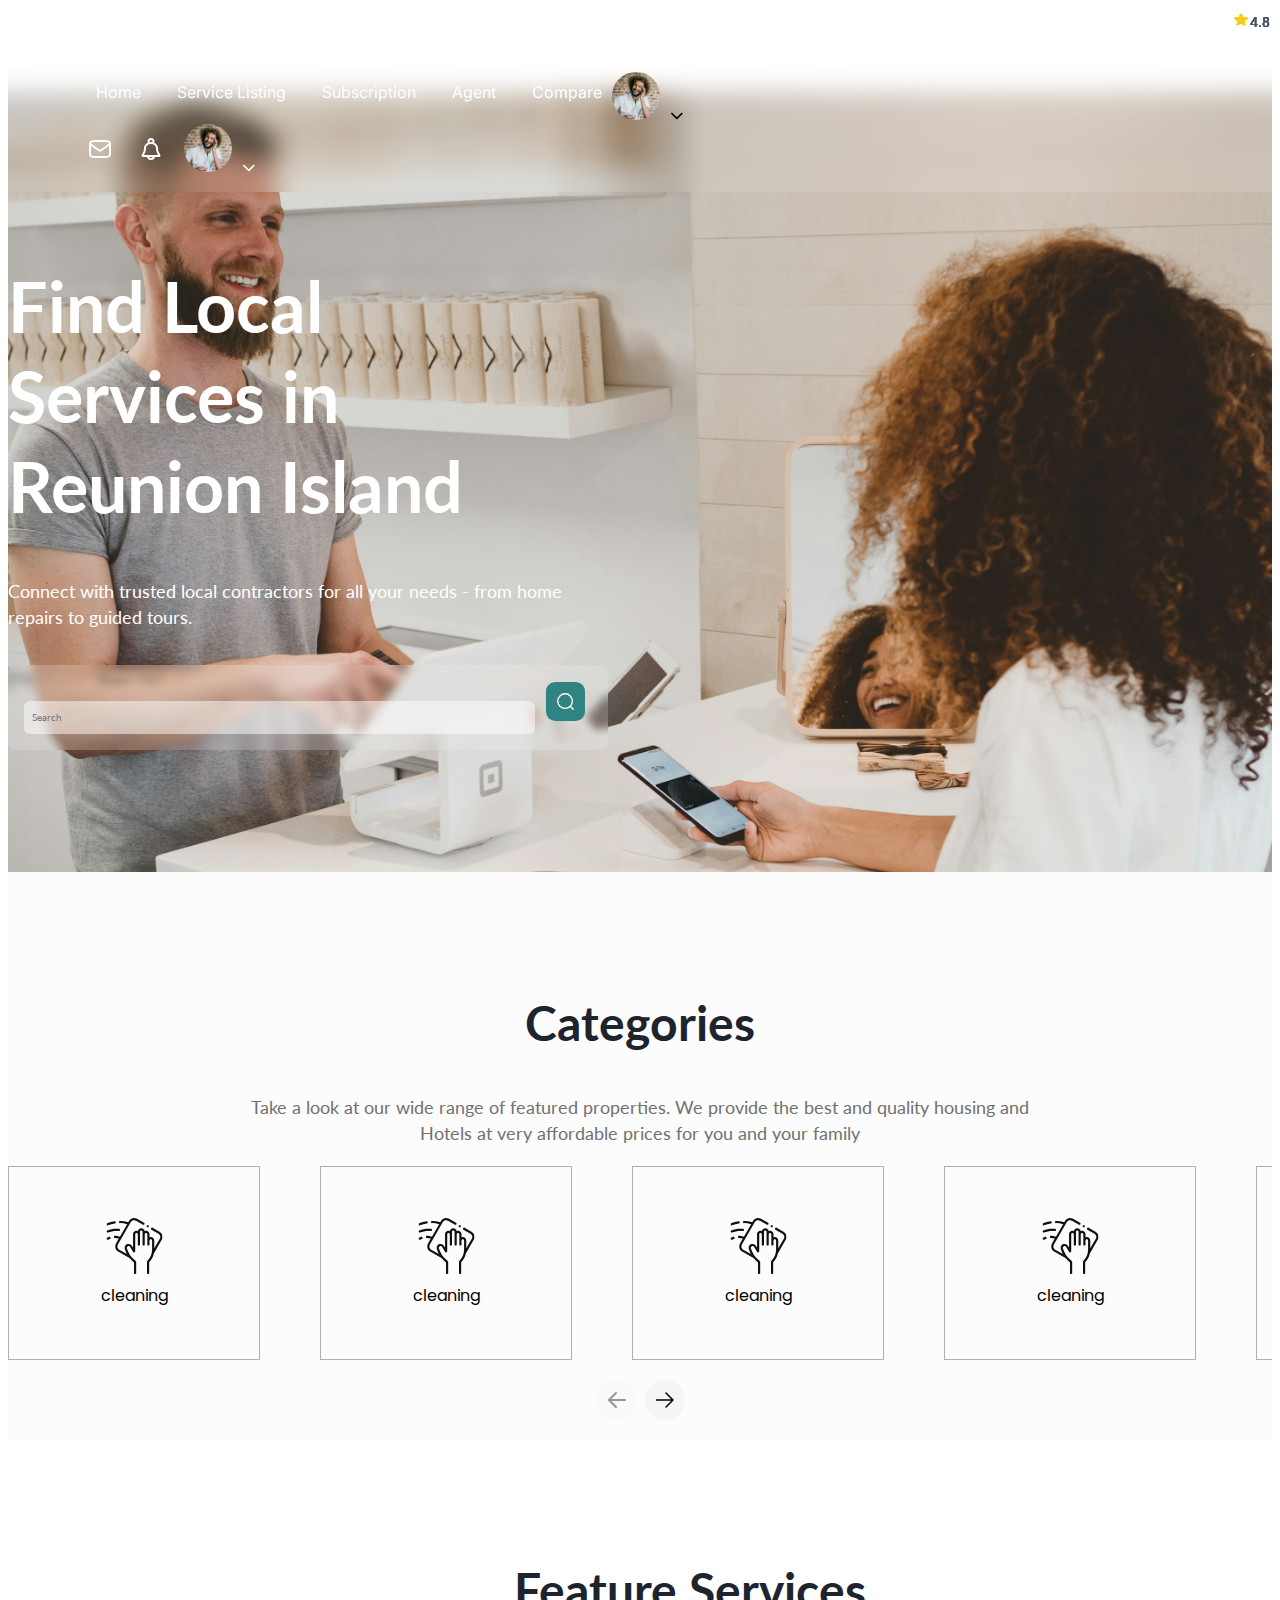
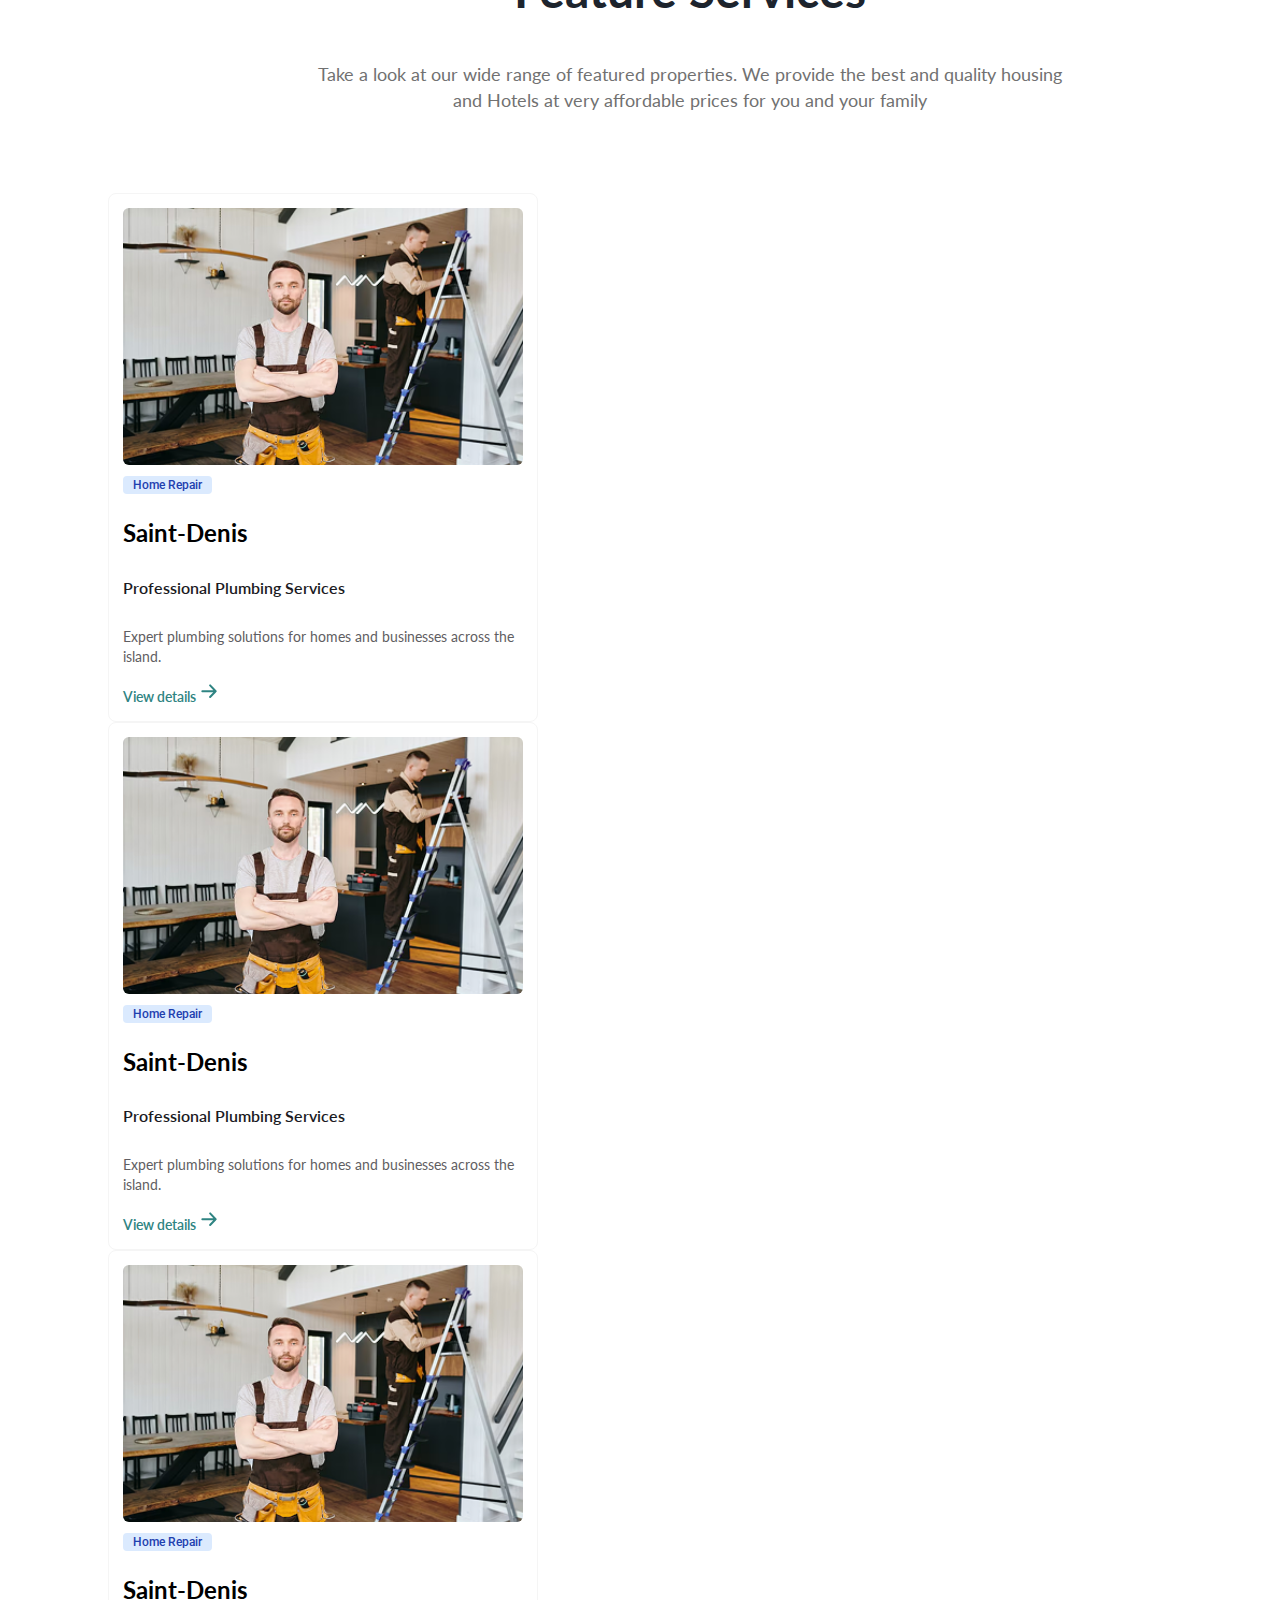
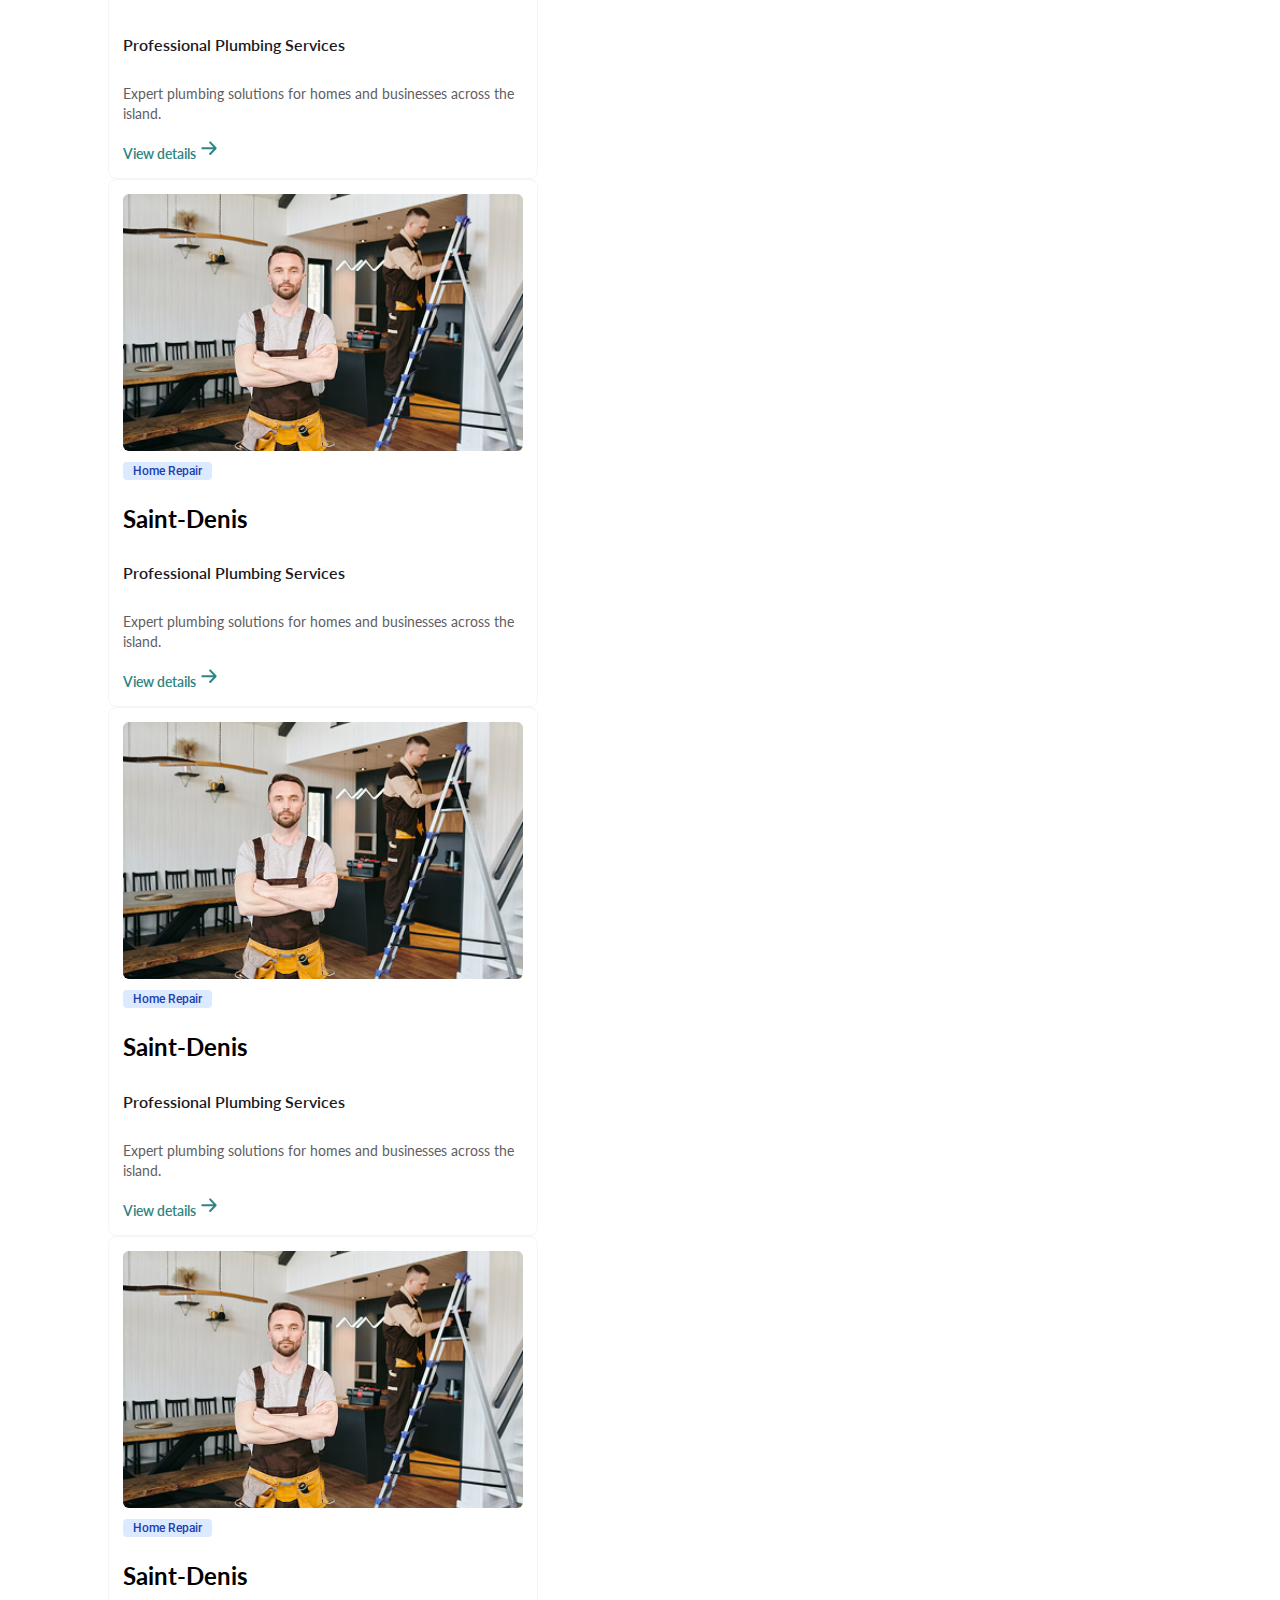
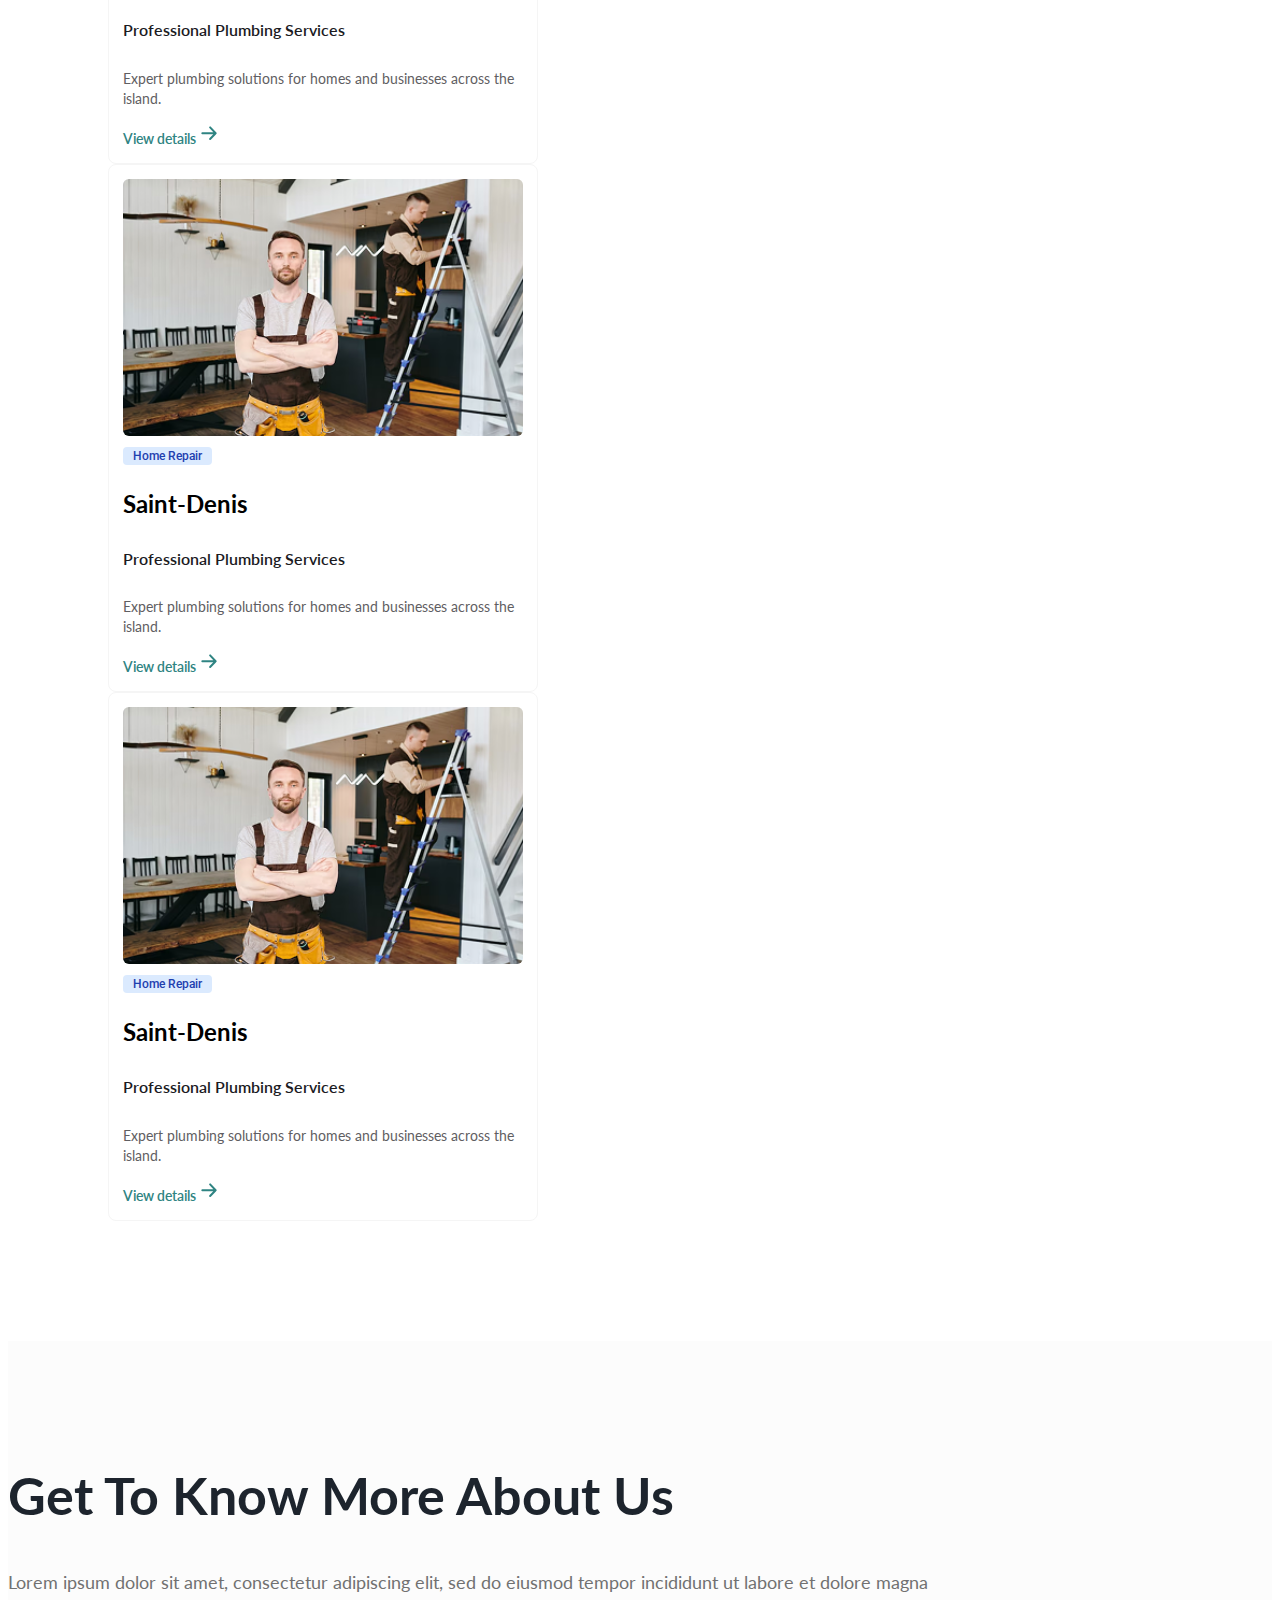
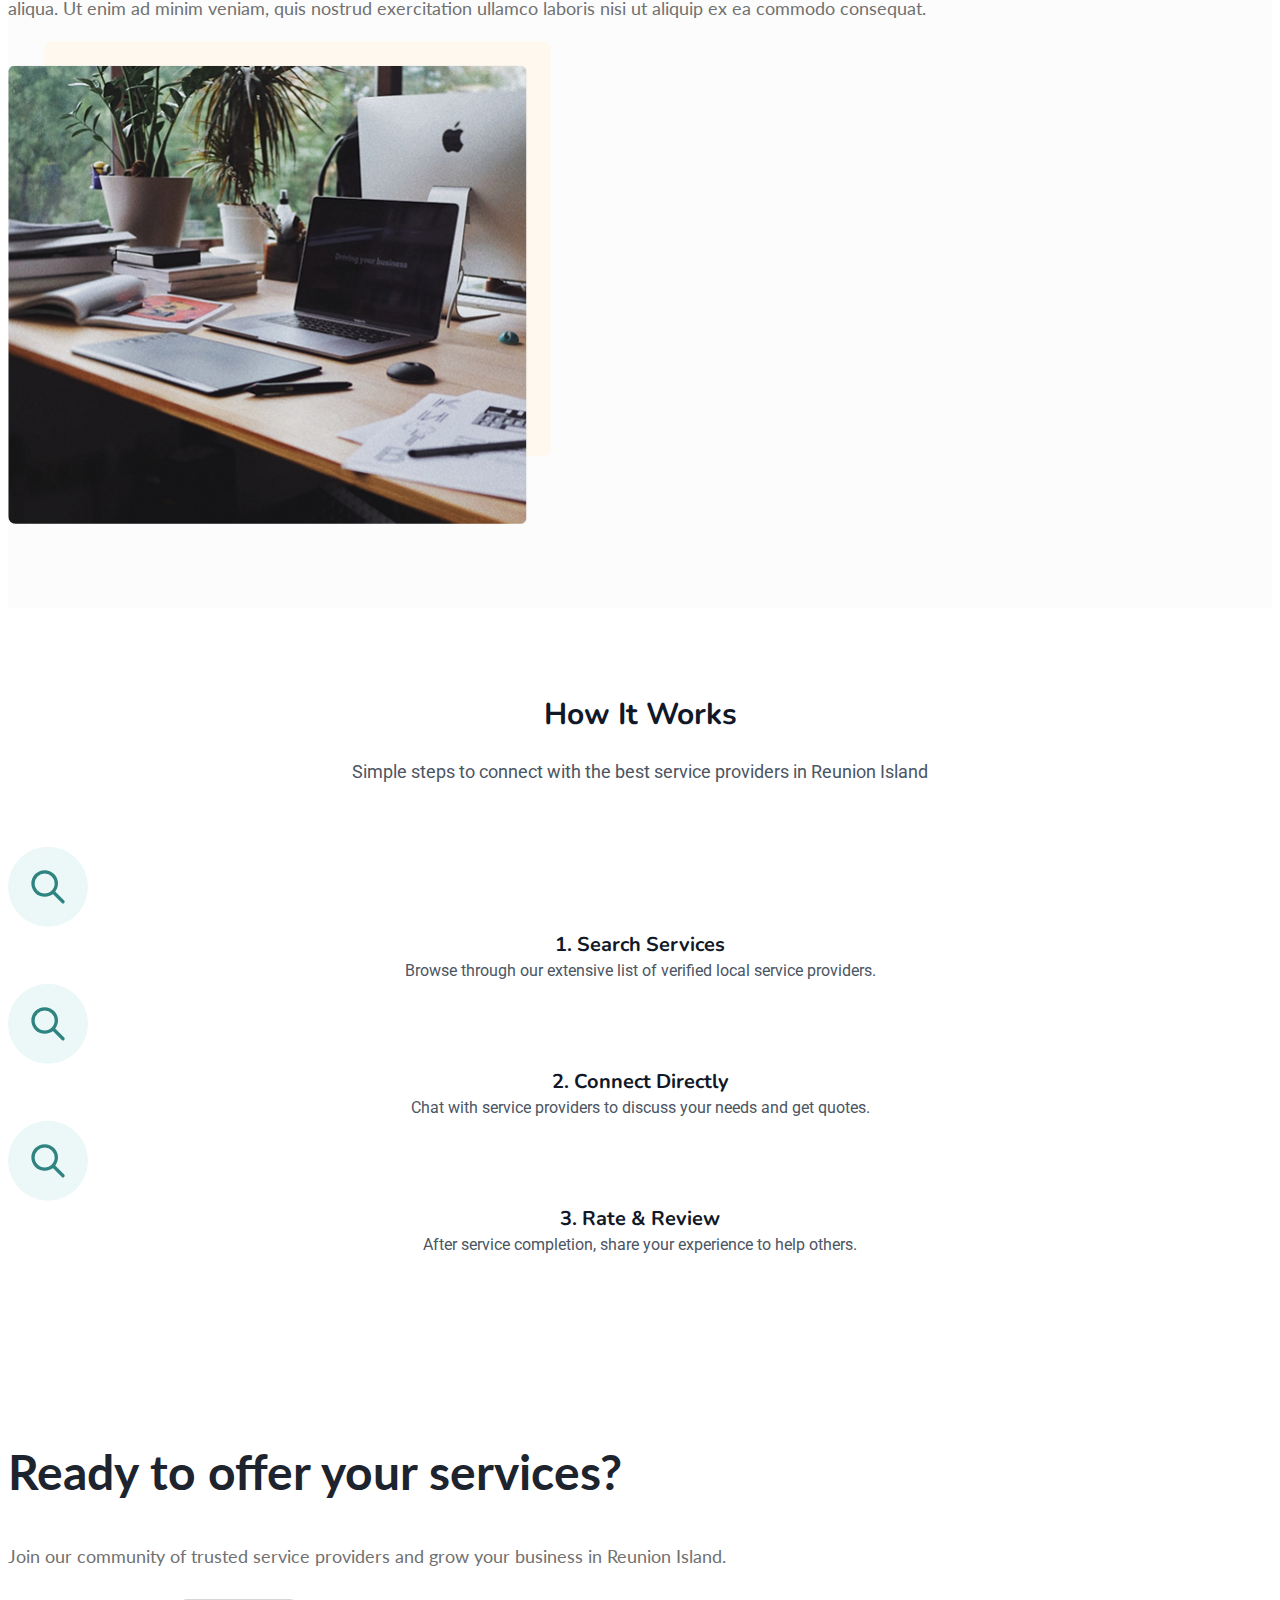
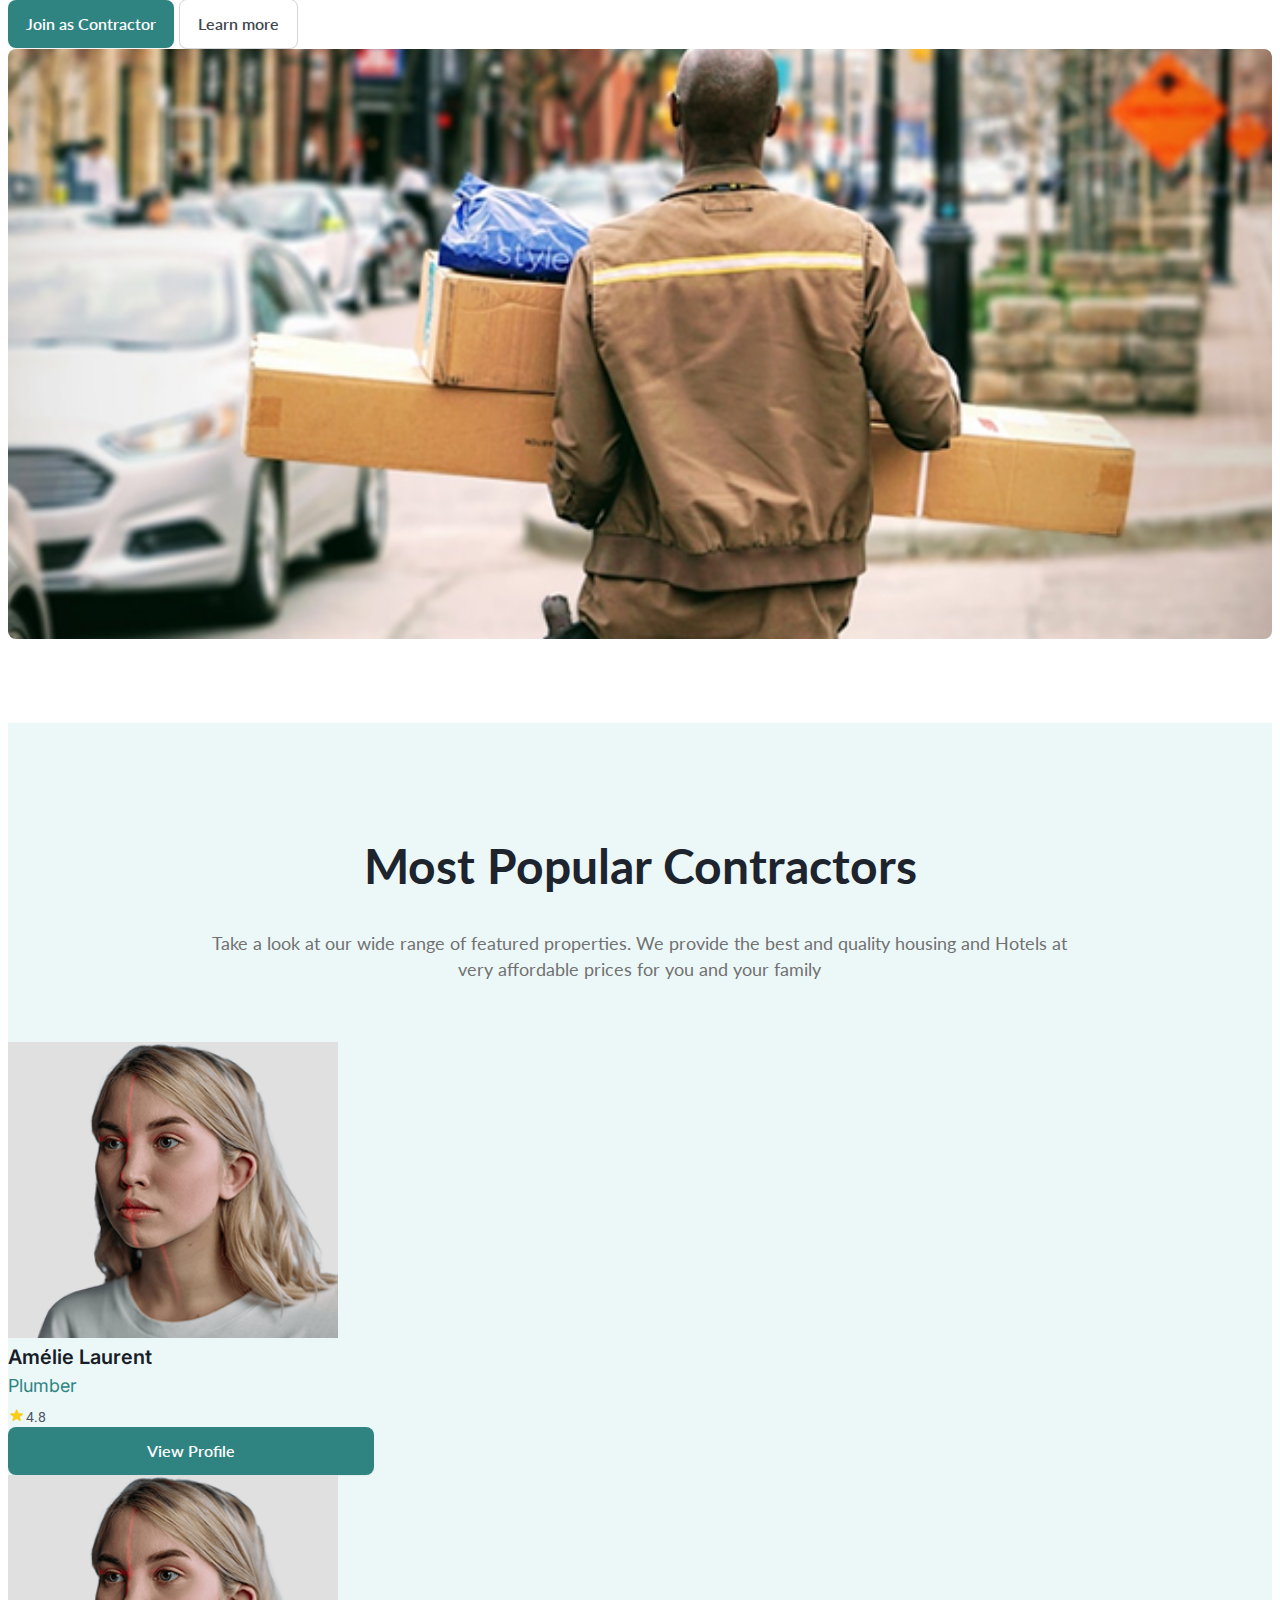
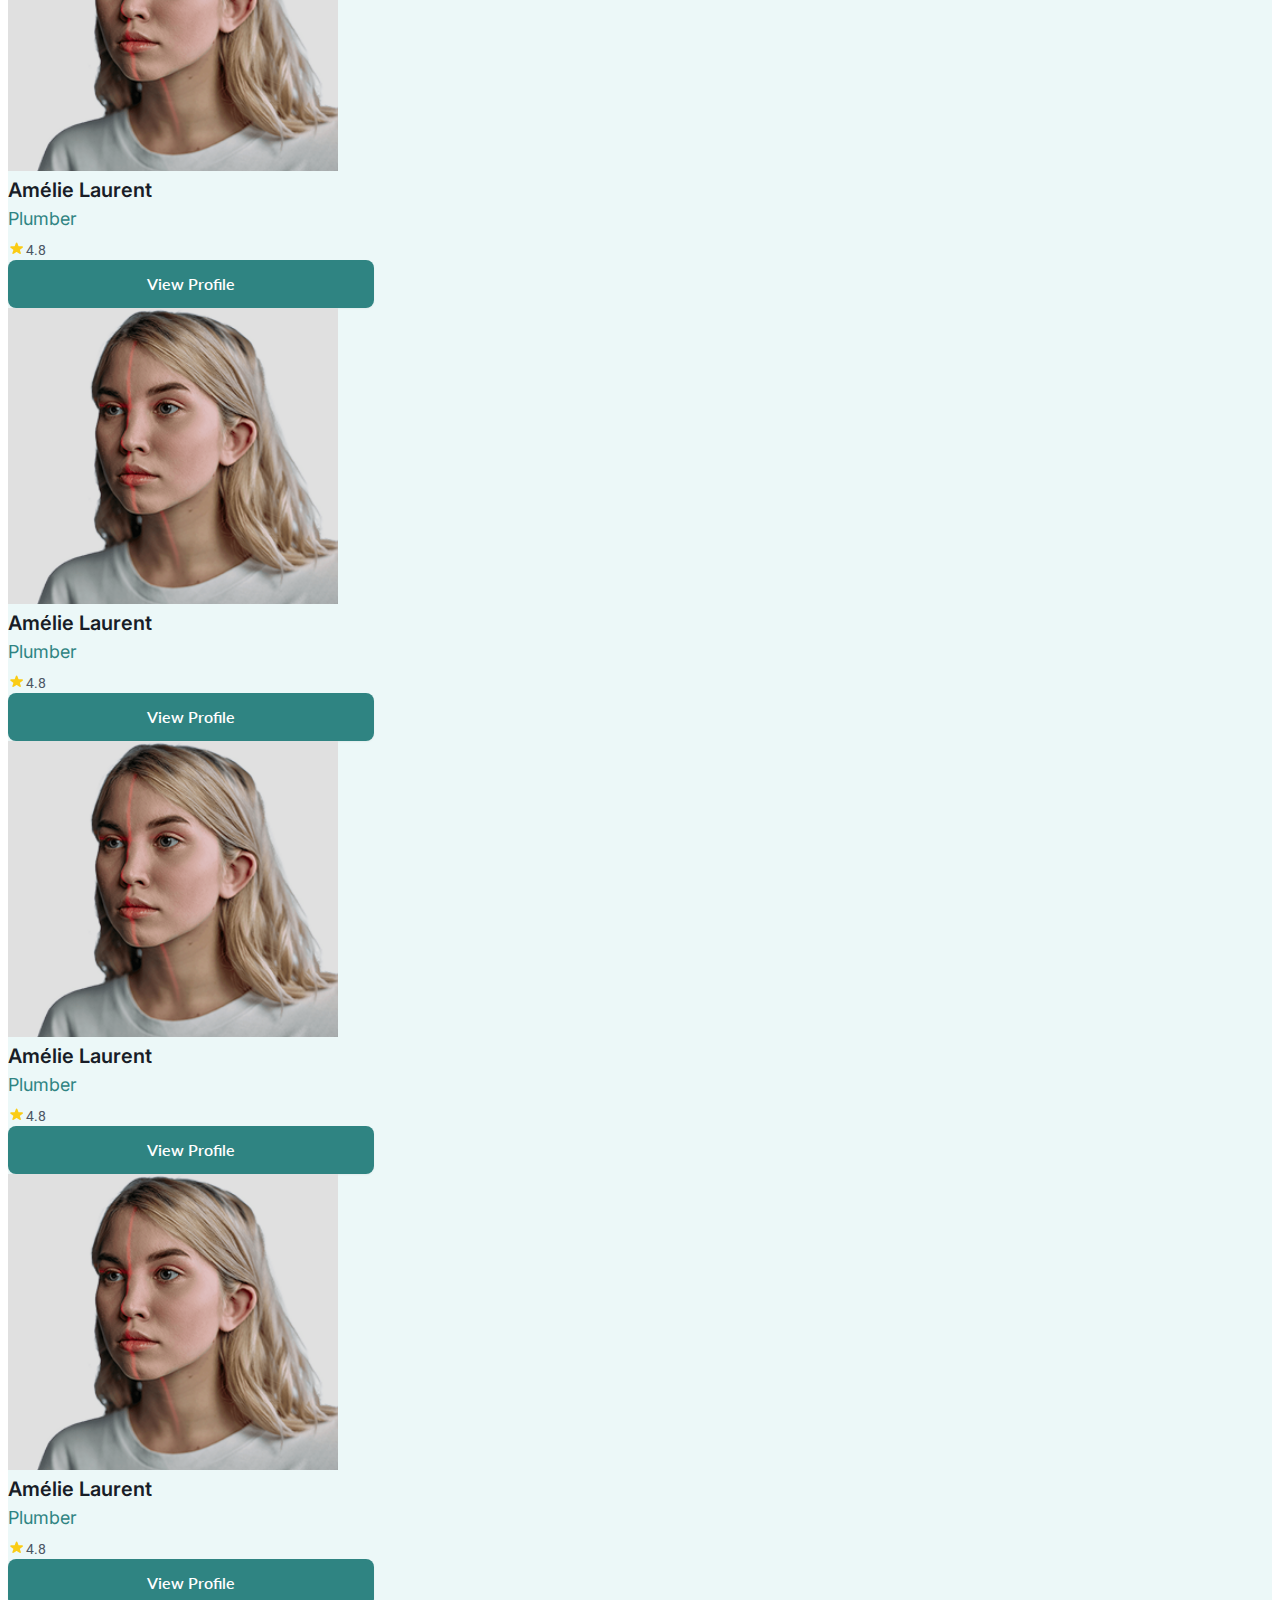
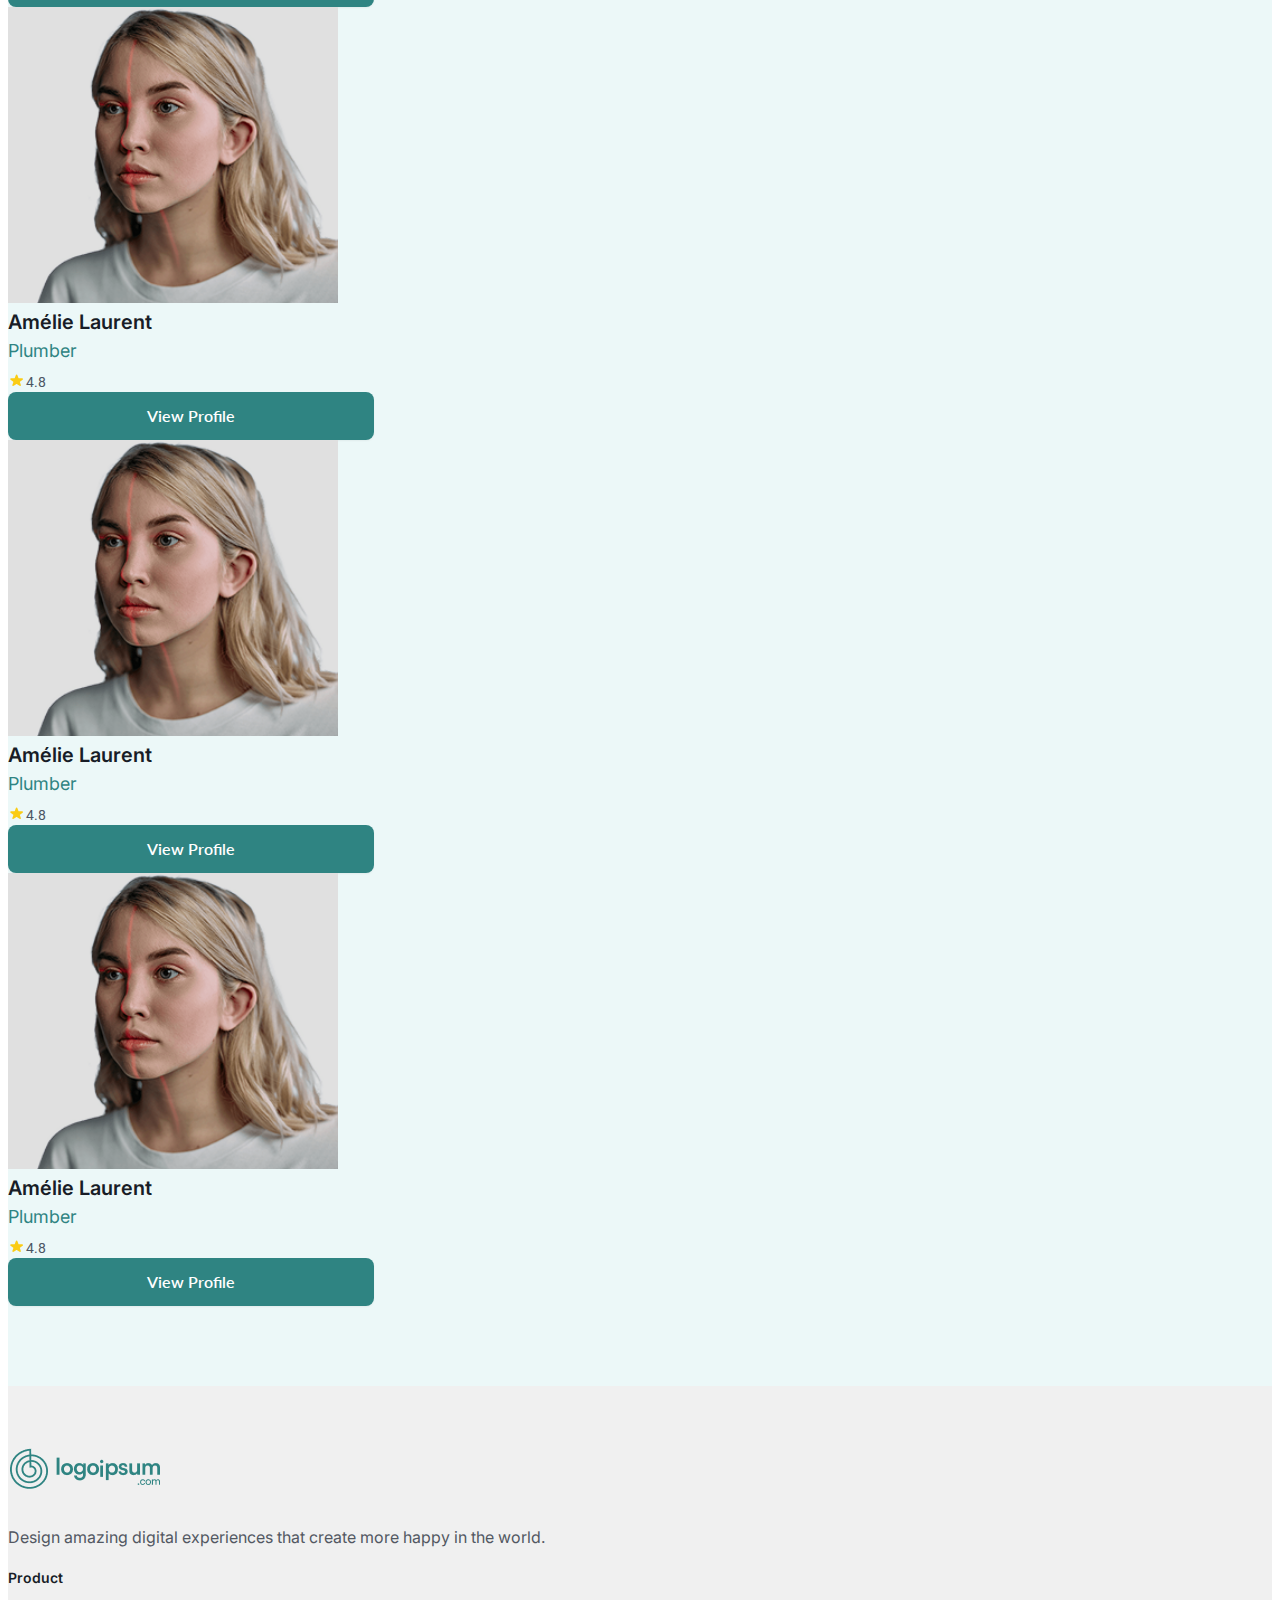
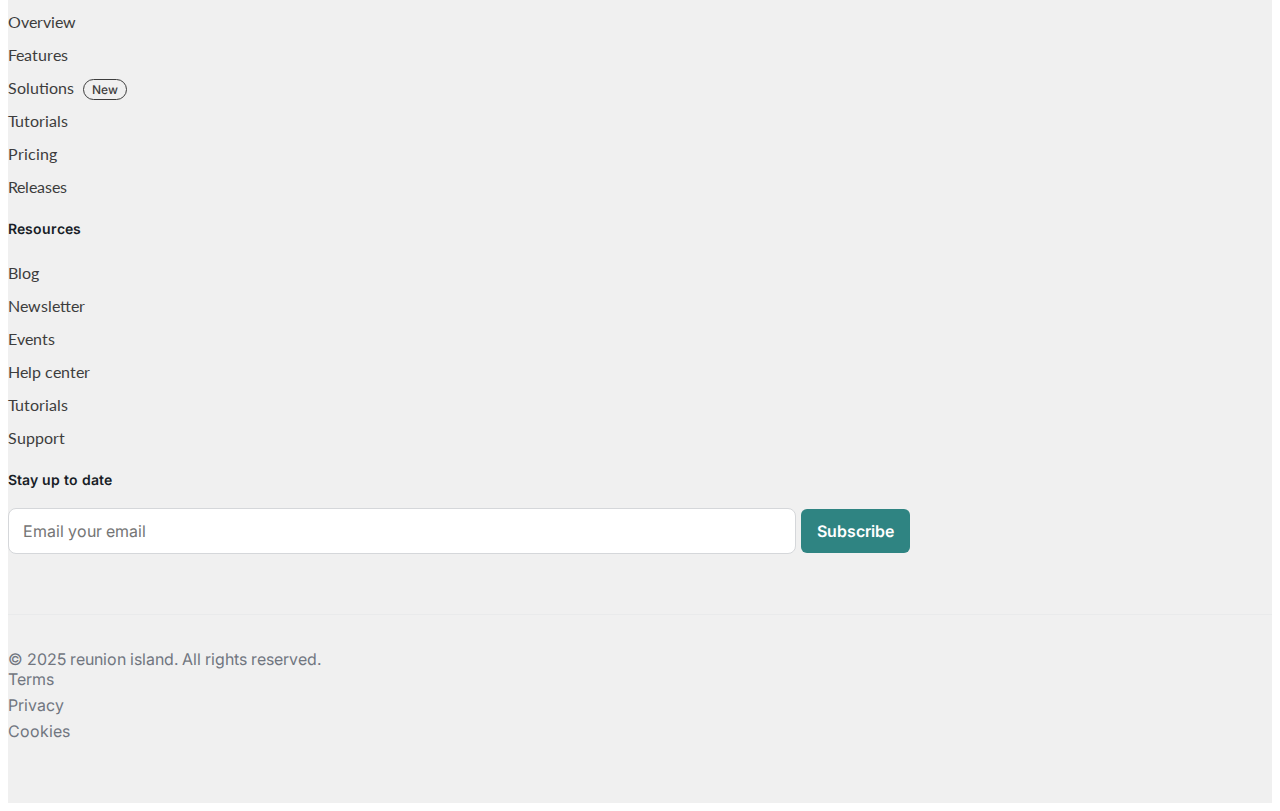
<file: home.html>
<!doctype html>
<html lang="en">

<head>
    <meta charset="utf-8">
    <meta name="viewport" content="width=device-width, initial-scale=1">

    <link href="https://cdn.jsdelivr.net/npm/bootstrap@5.0.2/dist/css/bootstrap.min.css" rel="stylesheet"
        integrity="sha384-EVSTQN3/azprG1Anm3QDgpJLIm9Nao0Yz1ztcQTwFspd3yD65VohhpuuCOmLASjC" crossorigin="anonymous">
    <link rel="stylesheet" href="./assets/css/header.css">
    <link rel="stylesheet" href="./assets/css/footer.css">
    <link rel="stylesheet" href="./assets/css/auth.css">
    <link rel="stylesheet" href="./assets/css/home.css">
    <link rel="stylesheet" href="./assets/css/services.css">
    <link rel="stylesheet" href="./assets/css/single-services.css">
    <link rel="stylesheet" href="./assets/css/contractor-public-profile.css">
    <link rel="stylesheet" href="./assets/css/client-profile.css">

    <title>Home</title>
</head>

<body>

    <header>
        <div class="container">
            <div class="header-bar d-flex justify-content-between align-items-center">
                <div class="nav-logo">
                    <img src="./assets/images/header-logo.png" alt="Logo">
                </div>
                <div class="menu-bar">
                    <nav class="navbar-custom">
                        <div class="navbar-container">
                            <input type="checkbox" name="" id="">
                            <div class="hamburger-lines">
                                <span class="line line1"></span>
                                <span class="line line2"></span>
                                <span class="line line3"></span>
                            </div>
                            <ul class="menu-items">
                                <li><a href="#">Home</a></li>
                                <li><a href="#">Service Listing</a></li>
                                <li><a href="#">Subscription</a></li>
                                <li><a href="#">Agent</a></li>
                                <li><a href="#">Compare</a></li>
                                <div class="header-profile d-flex gap-2 position-relative d-md-none d-block mt-3">
                                    <img src="./assets/images/profile.png" alt="profile-img" class="profile-img">
                                    <button class="profile-btn bg-transaprent" id="profile-dropdown-btn">
                                        <svg width="12" height="8" viewBox="0 0 12 8" fill="none"
                                            xmlns="http://www.w3.org/2000/svg">
                                            <path fill-rule="evenodd" clip-rule="evenodd"
                                                d="M0.244078 0.910742C0.569515 0.585305 1.09715 0.585305 1.42259 0.910742L5.83333 5.32149L10.2441 0.910742C10.5695 0.585305 11.0972 0.585305 11.4226 0.910742C11.748 1.23618 11.748 1.76382 11.4226 2.08925L6.42259 7.08925C6.09715 7.41469 5.56951 7.41469 5.24408 7.08925L0.244078 2.08925C-0.0813592 1.76382 -0.0813592 1.23618 0.244078 0.910742Z"
                                                fill="black" />
                                        </svg>
                                    </button>
                                    <div class="profile-dropdown" id="profiledropdown">
                                        <ul style="border: 1px solid #000;">
                                            <li>
                                                <a href="#" class="d-flex align-items-center gap-2">
                                                    <svg class="icon profile-icon" xmlns="http://www.w3.org/2000/svg"
                                                        width="24" height="24" viewBox="0 0 24 24" fill="#6b7280">
                                                        <path
                                                            d="M12 2C13.1 2 14 2.9 14 4C14 5.1 13.1 6 12 6C10.9 6 10 5.1 10 4C10 2.9 10.9 2 12 2ZM21 9V7L15 7.5V9.5L21 9ZM3 9L9 9.5V7.5L3 7V9ZM15 10.5V19L13.5 21L12 19.5L10.5 21L9 19V10.5H15Z" />
                                                    </svg>
                                                    My Profile
                                                </a>
                                            </li>
                                            <li>
                                                <a href="#" class="d-flex align-items-center gap-2">
                                                    <svg class="icon settings-icon" xmlns="http://www.w3.org/2000/svg"
                                                        width="24" height="24" viewBox="0 0 24 24" fill="#6b7280">
                                                        <path
                                                            d="M12,8A4,4 0 0,1 16,12A4,4 0 0,1 12,16A4,4 0 0,1 8,12A4,4 0 0,1 12,8M12,10A2,2 0 0,0 10,12A2,2 0 0,0 12,14A2,2 0 0,0 14,12A2,2 0 0,0 12,10M10,22C9.75,22 9.54,21.82 9.5,21.58L9.13,18.93C8.5,18.68 7.96,18.34 7.44,17.94L4.95,18.95C4.73,19.03 4.46,18.95 4.34,18.73L2.34,15.27C2.21,15.05 2.27,14.78 2.46,14.63L4.57,12.97L4.5,12L4.57,11L2.46,9.37C2.27,9.22 2.21,8.95 2.34,8.73L4.34,5.27C4.46,5.05 4.73,4.96 4.95,5.05L7.44,6.05C7.96,5.66 8.5,5.32 9.13,5.07L9.5,2.42C9.54,2.18 9.75,2 10,2H14C14.25,2 14.46,2.18 14.5,2.42L14.87,5.07C15.5,5.32 16.04,5.66 16.56,6.05L19.05,5.05C19.27,4.96 19.54,5.05 19.66,5.27L21.66,8.73C21.79,8.95 21.73,9.22 21.54,9.37L19.43,11L19.5,12L19.43,13L21.54,14.63C21.73,14.78 21.79,15.05 21.66,15.27L19.66,18.73C19.54,18.95 19.27,19.04 19.05,18.95L16.56,17.95C16.04,18.34 15.5,18.68 14.87,18.93L14.5,21.58C14.46,21.82 14.25,22 14,22H10M11.25,4L10.88,6.61C9.68,6.86 8.62,7.5 7.85,8.39L5.44,7.35L4.69,8.65L6.8,10.2C6.4,11.37 6.4,12.64 6.8,13.8L4.68,15.36L5.43,16.66L7.86,15.62C8.63,16.5 9.68,17.14 10.87,17.38L11.24,20H12.76L13.13,17.39C14.32,17.14 15.37,16.5 16.14,15.62L18.57,16.66L19.32,15.36L17.2,13.81C17.6,12.64 17.6,11.37 17.2,10.2L19.31,8.65L18.56,7.35L16.15,8.39C15.38,7.5 14.32,6.86 13.12,6.61L12.75,4H11.25Z" />
                                                    </svg>
                                                    Settings
                                                </a>
                                            </li>
                                            <li>
                                                <a href="#" class="d-flex align-items-center gap-2">
                                                    <svg class="icon logout-icon" xmlns="http://www.w3.org/2000/svg"
                                                        width="24" height="24" viewBox="0 0 24 24" fill="#6b7280">
                                                        <path
                                                            d="M14.08,15.59L16.67,13H7V11H16.67L14.08,8.41L15.49,7L20.49,12L15.49,17L14.08,15.59M19,3A2,2 0 0,1 21,5V9.67L19,7.67V5H5V19H19V16.33L21,14.33V19A2,2 0 0,1 19,21H5C3.89,21 3,20.1 3,19V5C3,3.89 3.89,3 5,3H19Z" />
                                                    </svg>
                                                    Logout
                                                </a>
                                            </li>
                                        </ul>
                                    </div>
                                </div>
                            </ul>
                        </div>
                    </nav>
                </div>
                <div class="head-profile-section">
                    <button class="header-message bg-transaprent">
                        <svg width="24" height="24" viewBox="0 0 24 24" fill="none" xmlns="http://www.w3.org/2000/svg">
                            <path
                                d="M2 7L10.1649 12.7154C10.8261 13.1783 11.1567 13.4097 11.5163 13.4993C11.8339 13.5785 12.1661 13.5785 12.4837 13.4993C12.8433 13.4097 13.1739 13.1783 13.8351 12.7154L22 7M6.8 20H17.2C18.8802 20 19.7202 20 20.362 19.673C20.9265 19.3854 21.3854 18.9265 21.673 18.362C22 17.7202 22 16.8802 22 15.2V8.8C22 7.11984 22 6.27976 21.673 5.63803C21.3854 5.07354 20.9265 4.6146 20.362 4.32698C19.7202 4 18.8802 4 17.2 4H6.8C5.11984 4 4.27976 4 3.63803 4.32698C3.07354 4.6146 2.6146 5.07354 2.32698 5.63803C2 6.27976 2 7.11984 2 8.8V15.2C2 16.8802 2 17.7202 2.32698 18.362C2.6146 18.9265 3.07354 19.3854 3.63803 19.673C4.27976 20 5.11984 20 6.8 20Z"
                                stroke="white" stroke-width="2" stroke-linecap="round" stroke-linejoin="round" />
                        </svg>
                    </button>
                    <div class="position-relative notification-container">
                        <button class="header-message bg-transaprent" id="notification-btn" onclick="toggleDropdown()">
                            <svg width="24" height="24" viewBox="0 0 24 24" fill="none"
                                xmlns="http://www.w3.org/2000/svg">
                                <path
                                    d="M14.9997 19C14.9997 20.6569 13.6566 22 11.9997 22C10.3429 22 8.99972 20.6569 8.99972 19M13.7962 6.23856C14.2317 5.78864 14.4997 5.17562 14.4997 4.5C14.4997 3.11929 13.3804 2 11.9997 2C10.619 2 9.49972 3.11929 9.49972 4.5C9.49972 5.17562 9.76772 5.78864 10.2032 6.23856M17.9997 11.2C17.9997 9.82087 17.3676 8.49823 16.2424 7.52304C15.1171 6.54786 13.591 6 11.9997 6C10.4084 6 8.8823 6.54786 7.75708 7.52304C6.63186 8.49823 5.99972 9.82087 5.99972 11.2C5.99972 13.4818 5.43385 15.1506 4.72778 16.3447C3.92306 17.7056 3.5207 18.3861 3.53659 18.5486C3.55476 18.7346 3.58824 18.7933 3.73906 18.9036C3.87089 19 4.53323 19 5.85791 19H18.1415C19.4662 19 20.1286 19 20.2604 18.9036C20.4112 18.7933 20.4447 18.7346 20.4629 18.5486C20.4787 18.3861 20.0764 17.7056 19.2717 16.3447C18.5656 15.1506 17.9997 13.4818 17.9997 11.2Z"
                                    stroke="white" stroke-width="2" stroke-linecap="round" stroke-linejoin="round" />
                            </svg>
                        </button>
                        <div class="notificationdropdown" id="notification-dropdown">
                            <div class="dropdown-header">Notifications</div>

                            <div class="notification-item unread">
                                <div class="notification-text">New message from John</div>
                                <div class="notification-time">2 mins ago</div>
                            </div>

                            <div class="notification-item unread">
                                <div class="notification-text">Your order has been shipped</div>
                                <div class="notification-time">1 hour ago</div>
                            </div>

                            <div class="notification-item unread">
                                <div class="notification-text">Meeting reminder at 3 PM</div>
                                <div class="notification-time">2 hours ago</div>
                            </div>

                            <div class="notification-item">
                                <div class="notification-text">Welcome to our app!</div>
                                <div class="notification-time">1 day ago</div>
                            </div>
                        </div>
                    </div>
                    <div class="header-profile d-md-flex gap-2 position-relative d-none">
                        <img src="./assets/images/profile.png" alt="profile-img" class="profile-img">
                        <button class="profile-btn bg-transaprent" id="profile-dropdown-btn">
                            <svg width="12" height="8" viewBox="0 0 12 8" fill="none"
                                xmlns="http://www.w3.org/2000/svg">
                                <path fill-rule="evenodd" clip-rule="evenodd"
                                    d="M0.244078 0.910742C0.569515 0.585305 1.09715 0.585305 1.42259 0.910742L5.83333 5.32149L10.2441 0.910742C10.5695 0.585305 11.0972 0.585305 11.4226 0.910742C11.748 1.23618 11.748 1.76382 11.4226 2.08925L6.42259 7.08925C6.09715 7.41469 5.56951 7.41469 5.24408 7.08925L0.244078 2.08925C-0.0813592 1.76382 -0.0813592 1.23618 0.244078 0.910742Z"
                                    fill="white" />
                            </svg>
                        </button>
                        <div class="profile-dropdown" id="profiledropdown">
                            <ul>
                                <li>
                                    <a href="#" class="d-flex align-items-center gap-2">
                                        <svg class="icon profile-icon" xmlns="http://www.w3.org/2000/svg" width="24"
                                            height="24" viewBox="0 0 24 24" fill="#6b7280">
                                            <path
                                                d="M12 2C13.1 2 14 2.9 14 4C14 5.1 13.1 6 12 6C10.9 6 10 5.1 10 4C10 2.9 10.9 2 12 2ZM21 9V7L15 7.5V9.5L21 9ZM3 9L9 9.5V7.5L3 7V9ZM15 10.5V19L13.5 21L12 19.5L10.5 21L9 19V10.5H15Z" />
                                        </svg>
                                        My Profile
                                    </a>
                                </li>
                                <li>
                                    <a href="#" class="d-flex align-items-center gap-2">
                                        <svg class="icon settings-icon" xmlns="http://www.w3.org/2000/svg" width="24"
                                            height="24" viewBox="0 0 24 24" fill="#6b7280">
                                            <path
                                                d="M12,8A4,4 0 0,1 16,12A4,4 0 0,1 12,16A4,4 0 0,1 8,12A4,4 0 0,1 12,8M12,10A2,2 0 0,0 10,12A2,2 0 0,0 12,14A2,2 0 0,0 14,12A2,2 0 0,0 12,10M10,22C9.75,22 9.54,21.82 9.5,21.58L9.13,18.93C8.5,18.68 7.96,18.34 7.44,17.94L4.95,18.95C4.73,19.03 4.46,18.95 4.34,18.73L2.34,15.27C2.21,15.05 2.27,14.78 2.46,14.63L4.57,12.97L4.5,12L4.57,11L2.46,9.37C2.27,9.22 2.21,8.95 2.34,8.73L4.34,5.27C4.46,5.05 4.73,4.96 4.95,5.05L7.44,6.05C7.96,5.66 8.5,5.32 9.13,5.07L9.5,2.42C9.54,2.18 9.75,2 10,2H14C14.25,2 14.46,2.18 14.5,2.42L14.87,5.07C15.5,5.32 16.04,5.66 16.56,6.05L19.05,5.05C19.27,4.96 19.54,5.05 19.66,5.27L21.66,8.73C21.79,8.95 21.73,9.22 21.54,9.37L19.43,11L19.5,12L19.43,13L21.54,14.63C21.73,14.78 21.79,15.05 21.66,15.27L19.66,18.73C19.54,18.95 19.27,19.04 19.05,18.95L16.56,17.95C16.04,18.34 15.5,18.68 14.87,18.93L14.5,21.58C14.46,21.82 14.25,22 14,22H10M11.25,4L10.88,6.61C9.68,6.86 8.62,7.5 7.85,8.39L5.44,7.35L4.69,8.65L6.8,10.2C6.4,11.37 6.4,12.64 6.8,13.8L4.68,15.36L5.43,16.66L7.86,15.62C8.63,16.5 9.68,17.14 10.87,17.38L11.24,20H12.76L13.13,17.39C14.32,17.14 15.37,16.5 16.14,15.62L18.57,16.66L19.32,15.36L17.2,13.81C17.6,12.64 17.6,11.37 17.2,10.2L19.31,8.65L18.56,7.35L16.15,8.39C15.38,7.5 14.32,6.86 13.12,6.61L12.75,4H11.25Z" />
                                        </svg>
                                        Settings
                                    </a>
                                </li>
                                <li>
                                    <a href="#" class="d-flex align-items-center gap-2">
                                        <svg class="icon logout-icon" xmlns="http://www.w3.org/2000/svg" width="24"
                                            height="24" viewBox="0 0 24 24" fill="#6b7280">
                                            <path
                                                d="M14.08,15.59L16.67,13H7V11H16.67L14.08,8.41L15.49,7L20.49,12L15.49,17L14.08,15.59M19,3A2,2 0 0,1 21,5V9.67L19,7.67V5H5V19H19V16.33L21,14.33V19A2,2 0 0,1 19,21H5C3.89,21 3,20.1 3,19V5C3,3.89 3.89,3 5,3H19Z" />
                                        </svg>
                                        Logout
                                    </a>
                                </li>
                            </ul>
                        </div>
                    </div>
                </div>
            </div>
        </div>
    </header>

    <section class="hero-section">
        <div class="container d-flex align-items-center">
            <div class="hero-content">
                <h1 class="hero-title">Find Local Services in Reunion Island</h1>
                <p class="hero-description">Connect with trusted local contractors for all your needs - from home
                    repairs to guided tours.</p>
                <div class="hero-search-box d-flex justify-content-between align-items-center">
                    <input type="search" placeholder="Search" class="hero-search">
                    <button class="search-btn bg-transaprent">
                        <svg width="39" height="39" viewBox="0 0 39 39" fill="none" xmlns="http://www.w3.org/2000/svg">
                            <rect width="39" height="39" rx="9.17647" fill="#2F8482" />
                            <path
                                d="M27.2427 27.2426L24.2318 24.2316M26.3824 19.0699C26.3824 23.1084 23.1085 26.3824 19.0699 26.3824C15.0314 26.3824 11.7574 23.1084 11.7574 19.0699C11.7574 15.0313 15.0314 11.7574 19.0699 11.7574C23.1085 11.7574 26.3824 15.0313 26.3824 19.0699Z"
                                stroke="white" stroke-width="1.37647" stroke-linecap="round" stroke-linejoin="round" />
                        </svg>
                    </button>
                </div>
            </div>
        </div>
    </section>

    <section class="category">
        <div class="container">
            <h2 class="fs-title">Categories</h2>
            <p class="fs-description">
                Take a look at our wide range of featured properties. We provide the best and quality housing and Hotels
                at very affordable prices for you and your family
            </p>
            <div class="slider-container">
                <button class="nav-button slide-btn-1" id="prevBtn">
                    <svg width="24" height="24" viewBox="0 0 24 24" fill="none" xmlns="http://www.w3.org/2000/svg">
                        <path d="M11 5L4 12L11 19M4 12H20" stroke="black" stroke-width="2" stroke-linecap="round"
                            stroke-linejoin="round" />
                    </svg>
                </button>

                <div class="categories-wrapper">
                    <div class="categories-container" id="categoriesContainer">
                        <div class="category-item">
                            <svg width="57" height="56" viewBox="0 0 57 56" fill="none"
                                xmlns="http://www.w3.org/2000/svg">
                                <g clip-path="url(#clip0_3090_1278)">
                                    <path
                                        d="M56.2948 17.3638C55.8839 15.8302 54.9004 14.5483 53.5253 13.7545L46.5676 9.73741C46.0445 9.43555 45.3756 9.61459 45.0736 10.1377C44.7715 10.6608 44.9507 11.3296 45.4739 11.6317L52.4316 15.6488C53.3006 16.1506 53.9222 16.9606 54.1819 17.9298C54.4416 18.8991 54.3083 19.9115 53.8066 20.7805L48.285 30.3442V22.5462C48.285 20.6295 46.7256 19.0701 44.8089 19.0701C44.3538 19.0701 43.9189 19.158 43.5202 19.3177V16.3479C43.5202 14.4311 41.9608 12.8717 40.0441 12.8717C39.569 12.8717 39.1159 12.9674 38.7031 13.1408C38.417 11.5102 36.9904 10.2672 35.2791 10.2672C33.5678 10.2672 32.1414 11.5102 31.8553 13.1408C31.4424 12.9676 30.9893 12.8717 30.5143 12.8717C28.5976 12.8717 27.0382 14.4311 27.0382 16.3479L27.038 29.5833L25.8241 27.6884C24.8696 26.1982 23.0267 25.5367 21.3426 26.0803C19.3301 26.7296 18.2089 28.8307 18.7901 30.8639L18.8811 31.1821C19.3587 32.853 20.01 34.4641 20.8157 35.9902L13.2803 31.6397C11.4863 30.6038 10.8694 28.3017 11.9052 26.5077L24.8606 4.06864C25.3624 3.19958 26.1725 2.57792 27.1418 2.31817C28.111 2.0583 29.1234 2.19173 29.9925 2.69352L36.9506 6.7107C37.4739 7.01289 38.1427 6.83363 38.4446 6.3104C38.7467 5.78728 38.5674 5.11848 38.0443 4.8164L31.0862 0.799231C29.7111 0.00542157 28.1091 -0.205663 26.5755 0.20535C25.0419 0.616255 23.76 1.59993 22.9662 2.97493L22.2751 4.17188C19.6027 3.40006 16.8396 2.97964 14.0479 2.92342C14.0404 2.92331 14.033 2.9232 14.0255 2.9232C13.4317 2.9232 12.9445 3.39853 12.9325 3.99492C12.9203 4.59876 13.4 5.09825 14.004 5.11039C16.4235 5.15906 18.8197 5.5015 21.1461 6.12753L13.9025 18.6737C12.3306 18.1333 10.6905 17.8437 9.01461 17.8139C8.40935 17.8017 7.91237 18.2839 7.90155 18.8878C7.89072 19.4918 8.37162 19.99 8.97556 20.0008C10.2775 20.0241 11.5541 20.2289 12.7849 20.6094L10.0111 25.4139C8.37228 28.2524 9.3483 31.8951 12.1868 33.5339L23.4984 40.0646C24.8037 41.6835 26.3088 43.1439 27.9837 44.3998V54.9057C27.9837 55.5097 28.4733 55.9994 29.0774 55.9994C29.6814 55.9994 30.1711 55.5097 30.1711 54.9057V43.8454C30.1711 43.4924 30.0006 43.1609 29.7134 42.9556C25.5059 39.9483 22.4059 35.5535 20.9844 30.5809L20.8934 30.2627C20.6382 29.3698 21.1305 28.4471 22.0143 28.162C22.7536 27.9236 23.5632 28.2139 23.9823 28.8681L27.2109 33.9082C27.4728 34.3171 27.9731 34.5043 28.4391 34.3679C28.9052 34.2315 29.2255 33.804 29.2255 33.3183V28.7884C29.2256 28.7812 29.2257 28.774 29.2257 28.7668V16.348C29.2257 15.6374 29.8038 15.0593 30.5144 15.0593C31.225 15.0593 31.8031 15.6374 31.8031 16.348V26.6193C31.8031 27.2232 32.2928 27.713 32.8968 27.713C33.5009 27.713 33.9905 27.2232 33.9905 26.6193V13.7433C33.9905 13.0327 34.5686 12.4546 35.2792 12.4546C35.9899 12.4546 36.5679 13.0327 36.5679 13.7433V26.6193C36.5679 27.2232 37.0576 27.713 37.6616 27.713C38.2657 27.713 38.7553 27.2232 38.7553 26.6193V16.348C38.7553 15.6374 39.3335 15.0593 40.0441 15.0593C40.7546 15.0593 41.3328 15.6374 41.3328 16.348V26.6193C41.3328 27.2232 41.8224 27.713 42.4265 27.713C43.0305 27.713 43.5202 27.2232 43.5202 26.6193V22.5464C43.5202 21.8358 44.0983 21.2577 44.8089 21.2577C45.5195 21.2577 46.0976 21.8358 46.0976 22.5464V31.5115C46.0976 35.8075 44.3529 40.011 41.3109 43.0443C41.1052 43.2495 40.9895 43.5281 40.9895 43.8187V54.9059C40.9895 55.5099 41.4791 55.9996 42.0832 55.9996C42.6872 55.9996 43.1769 55.5099 43.1769 54.9059V44.2649C45.554 41.7766 47.1582 38.7377 47.8685 35.4404L55.7009 21.8745C56.495 20.4993 56.7059 18.8974 56.2948 17.3638Z"
                                        fill="#111111" />
                                    <path
                                        d="M1.59472 7.45048C1.73428 7.45048 1.87624 7.42358 2.01317 7.36671C4.21305 6.45478 6.52579 5.80916 8.88721 5.4477C9.48437 5.35637 9.89429 4.79825 9.80285 4.2012C9.71153 3.60404 9.15363 3.19478 8.55636 3.28555C6.02105 3.67349 3.5378 4.36679 1.17551 5.3462C0.6175 5.57752 0.352715 6.21733 0.584033 6.77534C0.758479 7.19642 1.16555 7.45048 1.59472 7.45048Z"
                                        fill="#111111" />
                                    <path
                                        d="M1.5946 14.5822C1.73328 14.5822 1.87426 14.5557 2.01043 14.4995C5.42388 13.0948 9.17233 12.5914 12.8506 13.0436C13.4502 13.1183 13.9959 12.6912 14.0696 12.0917C14.1433 11.4922 13.7171 10.9463 13.1175 10.8726C9.067 10.3742 4.93816 10.9293 1.1779 12.4769C0.619348 12.7067 0.352813 13.3458 0.582709 13.9045C0.756608 14.3269 1.16445 14.5822 1.5946 14.5822Z"
                                        fill="#111111" />
                                    <path
                                        d="M3.21917 18.7928C2.4806 19.065 1.75646 19.3954 1.06677 19.7748C0.537523 20.066 0.344484 20.7309 0.635628 21.2602C0.834791 21.6223 1.20895 21.827 1.59492 21.827C1.77308 21.827 1.95398 21.7833 2.1211 21.6914C2.7153 21.3646 3.33926 21.0799 3.97569 20.8453C4.54244 20.6364 4.8326 20.0077 4.6236 19.4408C4.4147 18.8742 3.78582 18.5838 3.21917 18.7928Z"
                                        fill="#111111" />
                                    <path
                                        d="M41.7594 9.31823C42.0471 9.31823 42.3282 9.2012 42.5327 8.99776C42.7361 8.79433 42.8531 8.51214 42.8531 8.22448C42.8531 7.93573 42.7361 7.65354 42.5327 7.45011C42.3282 7.24678 42.0469 7.12964 41.7594 7.12964C41.4717 7.12964 41.1896 7.24667 40.9861 7.45011C40.7816 7.65464 40.6656 7.93573 40.6656 8.22448C40.6656 8.51214 40.7816 8.79323 40.9861 8.99776C41.1896 9.2012 41.4705 9.31823 41.7594 9.31823Z"
                                        fill="#111111" />
                                </g>
                                <defs>
                                    <clipPath id="clip0_3090_1278">
                                        <rect width="56" height="56" fill="white" transform="translate(0.5)" />
                                    </clipPath>
                                </defs>
                            </svg>
                            <div class="category-name">cleaning</div>
                        </div>
                        <div class="category-item">
                            <svg width="57" height="56" viewBox="0 0 57 56" fill="none"
                                xmlns="http://www.w3.org/2000/svg">
                                <g clip-path="url(#clip0_3090_1278)">
                                    <path
                                        d="M56.2948 17.3638C55.8839 15.8302 54.9004 14.5483 53.5253 13.7545L46.5676 9.73741C46.0445 9.43555 45.3756 9.61459 45.0736 10.1377C44.7715 10.6608 44.9507 11.3296 45.4739 11.6317L52.4316 15.6488C53.3006 16.1506 53.9222 16.9606 54.1819 17.9298C54.4416 18.8991 54.3083 19.9115 53.8066 20.7805L48.285 30.3442V22.5462C48.285 20.6295 46.7256 19.0701 44.8089 19.0701C44.3538 19.0701 43.9189 19.158 43.5202 19.3177V16.3479C43.5202 14.4311 41.9608 12.8717 40.0441 12.8717C39.569 12.8717 39.1159 12.9674 38.7031 13.1408C38.417 11.5102 36.9904 10.2672 35.2791 10.2672C33.5678 10.2672 32.1414 11.5102 31.8553 13.1408C31.4424 12.9676 30.9893 12.8717 30.5143 12.8717C28.5976 12.8717 27.0382 14.4311 27.0382 16.3479L27.038 29.5833L25.8241 27.6884C24.8696 26.1982 23.0267 25.5367 21.3426 26.0803C19.3301 26.7296 18.2089 28.8307 18.7901 30.8639L18.8811 31.1821C19.3587 32.853 20.01 34.4641 20.8157 35.9902L13.2803 31.6397C11.4863 30.6038 10.8694 28.3017 11.9052 26.5077L24.8606 4.06864C25.3624 3.19958 26.1725 2.57792 27.1418 2.31817C28.111 2.0583 29.1234 2.19173 29.9925 2.69352L36.9506 6.7107C37.4739 7.01289 38.1427 6.83363 38.4446 6.3104C38.7467 5.78728 38.5674 5.11848 38.0443 4.8164L31.0862 0.799231C29.7111 0.00542157 28.1091 -0.205663 26.5755 0.20535C25.0419 0.616255 23.76 1.59993 22.9662 2.97493L22.2751 4.17188C19.6027 3.40006 16.8396 2.97964 14.0479 2.92342C14.0404 2.92331 14.033 2.9232 14.0255 2.9232C13.4317 2.9232 12.9445 3.39853 12.9325 3.99492C12.9203 4.59876 13.4 5.09825 14.004 5.11039C16.4235 5.15906 18.8197 5.5015 21.1461 6.12753L13.9025 18.6737C12.3306 18.1333 10.6905 17.8437 9.01461 17.8139C8.40935 17.8017 7.91237 18.2839 7.90155 18.8878C7.89072 19.4918 8.37162 19.99 8.97556 20.0008C10.2775 20.0241 11.5541 20.2289 12.7849 20.6094L10.0111 25.4139C8.37228 28.2524 9.3483 31.8951 12.1868 33.5339L23.4984 40.0646C24.8037 41.6835 26.3088 43.1439 27.9837 44.3998V54.9057C27.9837 55.5097 28.4733 55.9994 29.0774 55.9994C29.6814 55.9994 30.1711 55.5097 30.1711 54.9057V43.8454C30.1711 43.4924 30.0006 43.1609 29.7134 42.9556C25.5059 39.9483 22.4059 35.5535 20.9844 30.5809L20.8934 30.2627C20.6382 29.3698 21.1305 28.4471 22.0143 28.162C22.7536 27.9236 23.5632 28.2139 23.9823 28.8681L27.2109 33.9082C27.4728 34.3171 27.9731 34.5043 28.4391 34.3679C28.9052 34.2315 29.2255 33.804 29.2255 33.3183V28.7884C29.2256 28.7812 29.2257 28.774 29.2257 28.7668V16.348C29.2257 15.6374 29.8038 15.0593 30.5144 15.0593C31.225 15.0593 31.8031 15.6374 31.8031 16.348V26.6193C31.8031 27.2232 32.2928 27.713 32.8968 27.713C33.5009 27.713 33.9905 27.2232 33.9905 26.6193V13.7433C33.9905 13.0327 34.5686 12.4546 35.2792 12.4546C35.9899 12.4546 36.5679 13.0327 36.5679 13.7433V26.6193C36.5679 27.2232 37.0576 27.713 37.6616 27.713C38.2657 27.713 38.7553 27.2232 38.7553 26.6193V16.348C38.7553 15.6374 39.3335 15.0593 40.0441 15.0593C40.7546 15.0593 41.3328 15.6374 41.3328 16.348V26.6193C41.3328 27.2232 41.8224 27.713 42.4265 27.713C43.0305 27.713 43.5202 27.2232 43.5202 26.6193V22.5464C43.5202 21.8358 44.0983 21.2577 44.8089 21.2577C45.5195 21.2577 46.0976 21.8358 46.0976 22.5464V31.5115C46.0976 35.8075 44.3529 40.011 41.3109 43.0443C41.1052 43.2495 40.9895 43.5281 40.9895 43.8187V54.9059C40.9895 55.5099 41.4791 55.9996 42.0832 55.9996C42.6872 55.9996 43.1769 55.5099 43.1769 54.9059V44.2649C45.554 41.7766 47.1582 38.7377 47.8685 35.4404L55.7009 21.8745C56.495 20.4993 56.7059 18.8974 56.2948 17.3638Z"
                                        fill="#111111" />
                                    <path
                                        d="M1.59472 7.45048C1.73428 7.45048 1.87624 7.42358 2.01317 7.36671C4.21305 6.45478 6.52579 5.80916 8.88721 5.4477C9.48437 5.35637 9.89429 4.79825 9.80285 4.2012C9.71153 3.60404 9.15363 3.19478 8.55636 3.28555C6.02105 3.67349 3.5378 4.36679 1.17551 5.3462C0.6175 5.57752 0.352715 6.21733 0.584033 6.77534C0.758479 7.19642 1.16555 7.45048 1.59472 7.45048Z"
                                        fill="#111111" />
                                    <path
                                        d="M1.5946 14.5822C1.73328 14.5822 1.87426 14.5557 2.01043 14.4995C5.42388 13.0948 9.17233 12.5914 12.8506 13.0436C13.4502 13.1183 13.9959 12.6912 14.0696 12.0917C14.1433 11.4922 13.7171 10.9463 13.1175 10.8726C9.067 10.3742 4.93816 10.9293 1.1779 12.4769C0.619348 12.7067 0.352813 13.3458 0.582709 13.9045C0.756608 14.3269 1.16445 14.5822 1.5946 14.5822Z"
                                        fill="#111111" />
                                    <path
                                        d="M3.21917 18.7928C2.4806 19.065 1.75646 19.3954 1.06677 19.7748C0.537523 20.066 0.344484 20.7309 0.635628 21.2602C0.834791 21.6223 1.20895 21.827 1.59492 21.827C1.77308 21.827 1.95398 21.7833 2.1211 21.6914C2.7153 21.3646 3.33926 21.0799 3.97569 20.8453C4.54244 20.6364 4.8326 20.0077 4.6236 19.4408C4.4147 18.8742 3.78582 18.5838 3.21917 18.7928Z"
                                        fill="#111111" />
                                    <path
                                        d="M41.7594 9.31823C42.0471 9.31823 42.3282 9.2012 42.5327 8.99776C42.7361 8.79433 42.8531 8.51214 42.8531 8.22448C42.8531 7.93573 42.7361 7.65354 42.5327 7.45011C42.3282 7.24678 42.0469 7.12964 41.7594 7.12964C41.4717 7.12964 41.1896 7.24667 40.9861 7.45011C40.7816 7.65464 40.6656 7.93573 40.6656 8.22448C40.6656 8.51214 40.7816 8.79323 40.9861 8.99776C41.1896 9.2012 41.4705 9.31823 41.7594 9.31823Z"
                                        fill="#111111" />
                                </g>
                                <defs>
                                    <clipPath id="clip0_3090_1278">
                                        <rect width="56" height="56" fill="white" transform="translate(0.5)" />
                                    </clipPath>
                                </defs>
                            </svg>
                            <div class="category-name">cleaning</div>
                        </div>
                        <div class="category-item">
                            <svg width="57" height="56" viewBox="0 0 57 56" fill="none"
                                xmlns="http://www.w3.org/2000/svg">
                                <g clip-path="url(#clip0_3090_1278)">
                                    <path
                                        d="M56.2948 17.3638C55.8839 15.8302 54.9004 14.5483 53.5253 13.7545L46.5676 9.73741C46.0445 9.43555 45.3756 9.61459 45.0736 10.1377C44.7715 10.6608 44.9507 11.3296 45.4739 11.6317L52.4316 15.6488C53.3006 16.1506 53.9222 16.9606 54.1819 17.9298C54.4416 18.8991 54.3083 19.9115 53.8066 20.7805L48.285 30.3442V22.5462C48.285 20.6295 46.7256 19.0701 44.8089 19.0701C44.3538 19.0701 43.9189 19.158 43.5202 19.3177V16.3479C43.5202 14.4311 41.9608 12.8717 40.0441 12.8717C39.569 12.8717 39.1159 12.9674 38.7031 13.1408C38.417 11.5102 36.9904 10.2672 35.2791 10.2672C33.5678 10.2672 32.1414 11.5102 31.8553 13.1408C31.4424 12.9676 30.9893 12.8717 30.5143 12.8717C28.5976 12.8717 27.0382 14.4311 27.0382 16.3479L27.038 29.5833L25.8241 27.6884C24.8696 26.1982 23.0267 25.5367 21.3426 26.0803C19.3301 26.7296 18.2089 28.8307 18.7901 30.8639L18.8811 31.1821C19.3587 32.853 20.01 34.4641 20.8157 35.9902L13.2803 31.6397C11.4863 30.6038 10.8694 28.3017 11.9052 26.5077L24.8606 4.06864C25.3624 3.19958 26.1725 2.57792 27.1418 2.31817C28.111 2.0583 29.1234 2.19173 29.9925 2.69352L36.9506 6.7107C37.4739 7.01289 38.1427 6.83363 38.4446 6.3104C38.7467 5.78728 38.5674 5.11848 38.0443 4.8164L31.0862 0.799231C29.7111 0.00542157 28.1091 -0.205663 26.5755 0.20535C25.0419 0.616255 23.76 1.59993 22.9662 2.97493L22.2751 4.17188C19.6027 3.40006 16.8396 2.97964 14.0479 2.92342C14.0404 2.92331 14.033 2.9232 14.0255 2.9232C13.4317 2.9232 12.9445 3.39853 12.9325 3.99492C12.9203 4.59876 13.4 5.09825 14.004 5.11039C16.4235 5.15906 18.8197 5.5015 21.1461 6.12753L13.9025 18.6737C12.3306 18.1333 10.6905 17.8437 9.01461 17.8139C8.40935 17.8017 7.91237 18.2839 7.90155 18.8878C7.89072 19.4918 8.37162 19.99 8.97556 20.0008C10.2775 20.0241 11.5541 20.2289 12.7849 20.6094L10.0111 25.4139C8.37228 28.2524 9.3483 31.8951 12.1868 33.5339L23.4984 40.0646C24.8037 41.6835 26.3088 43.1439 27.9837 44.3998V54.9057C27.9837 55.5097 28.4733 55.9994 29.0774 55.9994C29.6814 55.9994 30.1711 55.5097 30.1711 54.9057V43.8454C30.1711 43.4924 30.0006 43.1609 29.7134 42.9556C25.5059 39.9483 22.4059 35.5535 20.9844 30.5809L20.8934 30.2627C20.6382 29.3698 21.1305 28.4471 22.0143 28.162C22.7536 27.9236 23.5632 28.2139 23.9823 28.8681L27.2109 33.9082C27.4728 34.3171 27.9731 34.5043 28.4391 34.3679C28.9052 34.2315 29.2255 33.804 29.2255 33.3183V28.7884C29.2256 28.7812 29.2257 28.774 29.2257 28.7668V16.348C29.2257 15.6374 29.8038 15.0593 30.5144 15.0593C31.225 15.0593 31.8031 15.6374 31.8031 16.348V26.6193C31.8031 27.2232 32.2928 27.713 32.8968 27.713C33.5009 27.713 33.9905 27.2232 33.9905 26.6193V13.7433C33.9905 13.0327 34.5686 12.4546 35.2792 12.4546C35.9899 12.4546 36.5679 13.0327 36.5679 13.7433V26.6193C36.5679 27.2232 37.0576 27.713 37.6616 27.713C38.2657 27.713 38.7553 27.2232 38.7553 26.6193V16.348C38.7553 15.6374 39.3335 15.0593 40.0441 15.0593C40.7546 15.0593 41.3328 15.6374 41.3328 16.348V26.6193C41.3328 27.2232 41.8224 27.713 42.4265 27.713C43.0305 27.713 43.5202 27.2232 43.5202 26.6193V22.5464C43.5202 21.8358 44.0983 21.2577 44.8089 21.2577C45.5195 21.2577 46.0976 21.8358 46.0976 22.5464V31.5115C46.0976 35.8075 44.3529 40.011 41.3109 43.0443C41.1052 43.2495 40.9895 43.5281 40.9895 43.8187V54.9059C40.9895 55.5099 41.4791 55.9996 42.0832 55.9996C42.6872 55.9996 43.1769 55.5099 43.1769 54.9059V44.2649C45.554 41.7766 47.1582 38.7377 47.8685 35.4404L55.7009 21.8745C56.495 20.4993 56.7059 18.8974 56.2948 17.3638Z"
                                        fill="#111111" />
                                    <path
                                        d="M1.59472 7.45048C1.73428 7.45048 1.87624 7.42358 2.01317 7.36671C4.21305 6.45478 6.52579 5.80916 8.88721 5.4477C9.48437 5.35637 9.89429 4.79825 9.80285 4.2012C9.71153 3.60404 9.15363 3.19478 8.55636 3.28555C6.02105 3.67349 3.5378 4.36679 1.17551 5.3462C0.6175 5.57752 0.352715 6.21733 0.584033 6.77534C0.758479 7.19642 1.16555 7.45048 1.59472 7.45048Z"
                                        fill="#111111" />
                                    <path
                                        d="M1.5946 14.5822C1.73328 14.5822 1.87426 14.5557 2.01043 14.4995C5.42388 13.0948 9.17233 12.5914 12.8506 13.0436C13.4502 13.1183 13.9959 12.6912 14.0696 12.0917C14.1433 11.4922 13.7171 10.9463 13.1175 10.8726C9.067 10.3742 4.93816 10.9293 1.1779 12.4769C0.619348 12.7067 0.352813 13.3458 0.582709 13.9045C0.756608 14.3269 1.16445 14.5822 1.5946 14.5822Z"
                                        fill="#111111" />
                                    <path
                                        d="M3.21917 18.7928C2.4806 19.065 1.75646 19.3954 1.06677 19.7748C0.537523 20.066 0.344484 20.7309 0.635628 21.2602C0.834791 21.6223 1.20895 21.827 1.59492 21.827C1.77308 21.827 1.95398 21.7833 2.1211 21.6914C2.7153 21.3646 3.33926 21.0799 3.97569 20.8453C4.54244 20.6364 4.8326 20.0077 4.6236 19.4408C4.4147 18.8742 3.78582 18.5838 3.21917 18.7928Z"
                                        fill="#111111" />
                                    <path
                                        d="M41.7594 9.31823C42.0471 9.31823 42.3282 9.2012 42.5327 8.99776C42.7361 8.79433 42.8531 8.51214 42.8531 8.22448C42.8531 7.93573 42.7361 7.65354 42.5327 7.45011C42.3282 7.24678 42.0469 7.12964 41.7594 7.12964C41.4717 7.12964 41.1896 7.24667 40.9861 7.45011C40.7816 7.65464 40.6656 7.93573 40.6656 8.22448C40.6656 8.51214 40.7816 8.79323 40.9861 8.99776C41.1896 9.2012 41.4705 9.31823 41.7594 9.31823Z"
                                        fill="#111111" />
                                </g>
                                <defs>
                                    <clipPath id="clip0_3090_1278">
                                        <rect width="56" height="56" fill="white" transform="translate(0.5)" />
                                    </clipPath>
                                </defs>
                            </svg>
                            <div class="category-name">cleaning</div>
                        </div>
                        <div class="category-item">
                            <svg width="57" height="56" viewBox="0 0 57 56" fill="none"
                                xmlns="http://www.w3.org/2000/svg">
                                <g clip-path="url(#clip0_3090_1278)">
                                    <path
                                        d="M56.2948 17.3638C55.8839 15.8302 54.9004 14.5483 53.5253 13.7545L46.5676 9.73741C46.0445 9.43555 45.3756 9.61459 45.0736 10.1377C44.7715 10.6608 44.9507 11.3296 45.4739 11.6317L52.4316 15.6488C53.3006 16.1506 53.9222 16.9606 54.1819 17.9298C54.4416 18.8991 54.3083 19.9115 53.8066 20.7805L48.285 30.3442V22.5462C48.285 20.6295 46.7256 19.0701 44.8089 19.0701C44.3538 19.0701 43.9189 19.158 43.5202 19.3177V16.3479C43.5202 14.4311 41.9608 12.8717 40.0441 12.8717C39.569 12.8717 39.1159 12.9674 38.7031 13.1408C38.417 11.5102 36.9904 10.2672 35.2791 10.2672C33.5678 10.2672 32.1414 11.5102 31.8553 13.1408C31.4424 12.9676 30.9893 12.8717 30.5143 12.8717C28.5976 12.8717 27.0382 14.4311 27.0382 16.3479L27.038 29.5833L25.8241 27.6884C24.8696 26.1982 23.0267 25.5367 21.3426 26.0803C19.3301 26.7296 18.2089 28.8307 18.7901 30.8639L18.8811 31.1821C19.3587 32.853 20.01 34.4641 20.8157 35.9902L13.2803 31.6397C11.4863 30.6038 10.8694 28.3017 11.9052 26.5077L24.8606 4.06864C25.3624 3.19958 26.1725 2.57792 27.1418 2.31817C28.111 2.0583 29.1234 2.19173 29.9925 2.69352L36.9506 6.7107C37.4739 7.01289 38.1427 6.83363 38.4446 6.3104C38.7467 5.78728 38.5674 5.11848 38.0443 4.8164L31.0862 0.799231C29.7111 0.00542157 28.1091 -0.205663 26.5755 0.20535C25.0419 0.616255 23.76 1.59993 22.9662 2.97493L22.2751 4.17188C19.6027 3.40006 16.8396 2.97964 14.0479 2.92342C14.0404 2.92331 14.033 2.9232 14.0255 2.9232C13.4317 2.9232 12.9445 3.39853 12.9325 3.99492C12.9203 4.59876 13.4 5.09825 14.004 5.11039C16.4235 5.15906 18.8197 5.5015 21.1461 6.12753L13.9025 18.6737C12.3306 18.1333 10.6905 17.8437 9.01461 17.8139C8.40935 17.8017 7.91237 18.2839 7.90155 18.8878C7.89072 19.4918 8.37162 19.99 8.97556 20.0008C10.2775 20.0241 11.5541 20.2289 12.7849 20.6094L10.0111 25.4139C8.37228 28.2524 9.3483 31.8951 12.1868 33.5339L23.4984 40.0646C24.8037 41.6835 26.3088 43.1439 27.9837 44.3998V54.9057C27.9837 55.5097 28.4733 55.9994 29.0774 55.9994C29.6814 55.9994 30.1711 55.5097 30.1711 54.9057V43.8454C30.1711 43.4924 30.0006 43.1609 29.7134 42.9556C25.5059 39.9483 22.4059 35.5535 20.9844 30.5809L20.8934 30.2627C20.6382 29.3698 21.1305 28.4471 22.0143 28.162C22.7536 27.9236 23.5632 28.2139 23.9823 28.8681L27.2109 33.9082C27.4728 34.3171 27.9731 34.5043 28.4391 34.3679C28.9052 34.2315 29.2255 33.804 29.2255 33.3183V28.7884C29.2256 28.7812 29.2257 28.774 29.2257 28.7668V16.348C29.2257 15.6374 29.8038 15.0593 30.5144 15.0593C31.225 15.0593 31.8031 15.6374 31.8031 16.348V26.6193C31.8031 27.2232 32.2928 27.713 32.8968 27.713C33.5009 27.713 33.9905 27.2232 33.9905 26.6193V13.7433C33.9905 13.0327 34.5686 12.4546 35.2792 12.4546C35.9899 12.4546 36.5679 13.0327 36.5679 13.7433V26.6193C36.5679 27.2232 37.0576 27.713 37.6616 27.713C38.2657 27.713 38.7553 27.2232 38.7553 26.6193V16.348C38.7553 15.6374 39.3335 15.0593 40.0441 15.0593C40.7546 15.0593 41.3328 15.6374 41.3328 16.348V26.6193C41.3328 27.2232 41.8224 27.713 42.4265 27.713C43.0305 27.713 43.5202 27.2232 43.5202 26.6193V22.5464C43.5202 21.8358 44.0983 21.2577 44.8089 21.2577C45.5195 21.2577 46.0976 21.8358 46.0976 22.5464V31.5115C46.0976 35.8075 44.3529 40.011 41.3109 43.0443C41.1052 43.2495 40.9895 43.5281 40.9895 43.8187V54.9059C40.9895 55.5099 41.4791 55.9996 42.0832 55.9996C42.6872 55.9996 43.1769 55.5099 43.1769 54.9059V44.2649C45.554 41.7766 47.1582 38.7377 47.8685 35.4404L55.7009 21.8745C56.495 20.4993 56.7059 18.8974 56.2948 17.3638Z"
                                        fill="#111111" />
                                    <path
                                        d="M1.59472 7.45048C1.73428 7.45048 1.87624 7.42358 2.01317 7.36671C4.21305 6.45478 6.52579 5.80916 8.88721 5.4477C9.48437 5.35637 9.89429 4.79825 9.80285 4.2012C9.71153 3.60404 9.15363 3.19478 8.55636 3.28555C6.02105 3.67349 3.5378 4.36679 1.17551 5.3462C0.6175 5.57752 0.352715 6.21733 0.584033 6.77534C0.758479 7.19642 1.16555 7.45048 1.59472 7.45048Z"
                                        fill="#111111" />
                                    <path
                                        d="M1.5946 14.5822C1.73328 14.5822 1.87426 14.5557 2.01043 14.4995C5.42388 13.0948 9.17233 12.5914 12.8506 13.0436C13.4502 13.1183 13.9959 12.6912 14.0696 12.0917C14.1433 11.4922 13.7171 10.9463 13.1175 10.8726C9.067 10.3742 4.93816 10.9293 1.1779 12.4769C0.619348 12.7067 0.352813 13.3458 0.582709 13.9045C0.756608 14.3269 1.16445 14.5822 1.5946 14.5822Z"
                                        fill="#111111" />
                                    <path
                                        d="M3.21917 18.7928C2.4806 19.065 1.75646 19.3954 1.06677 19.7748C0.537523 20.066 0.344484 20.7309 0.635628 21.2602C0.834791 21.6223 1.20895 21.827 1.59492 21.827C1.77308 21.827 1.95398 21.7833 2.1211 21.6914C2.7153 21.3646 3.33926 21.0799 3.97569 20.8453C4.54244 20.6364 4.8326 20.0077 4.6236 19.4408C4.4147 18.8742 3.78582 18.5838 3.21917 18.7928Z"
                                        fill="#111111" />
                                    <path
                                        d="M41.7594 9.31823C42.0471 9.31823 42.3282 9.2012 42.5327 8.99776C42.7361 8.79433 42.8531 8.51214 42.8531 8.22448C42.8531 7.93573 42.7361 7.65354 42.5327 7.45011C42.3282 7.24678 42.0469 7.12964 41.7594 7.12964C41.4717 7.12964 41.1896 7.24667 40.9861 7.45011C40.7816 7.65464 40.6656 7.93573 40.6656 8.22448C40.6656 8.51214 40.7816 8.79323 40.9861 8.99776C41.1896 9.2012 41.4705 9.31823 41.7594 9.31823Z"
                                        fill="#111111" />
                                </g>
                                <defs>
                                    <clipPath id="clip0_3090_1278">
                                        <rect width="56" height="56" fill="white" transform="translate(0.5)" />
                                    </clipPath>
                                </defs>
                            </svg>
                            <div class="category-name">cleaning</div>
                        </div>
                        <div class="category-item">
                            <svg width="57" height="56" viewBox="0 0 57 56" fill="none"
                                xmlns="http://www.w3.org/2000/svg">
                                <g clip-path="url(#clip0_3090_1278)">
                                    <path
                                        d="M56.2948 17.3638C55.8839 15.8302 54.9004 14.5483 53.5253 13.7545L46.5676 9.73741C46.0445 9.43555 45.3756 9.61459 45.0736 10.1377C44.7715 10.6608 44.9507 11.3296 45.4739 11.6317L52.4316 15.6488C53.3006 16.1506 53.9222 16.9606 54.1819 17.9298C54.4416 18.8991 54.3083 19.9115 53.8066 20.7805L48.285 30.3442V22.5462C48.285 20.6295 46.7256 19.0701 44.8089 19.0701C44.3538 19.0701 43.9189 19.158 43.5202 19.3177V16.3479C43.5202 14.4311 41.9608 12.8717 40.0441 12.8717C39.569 12.8717 39.1159 12.9674 38.7031 13.1408C38.417 11.5102 36.9904 10.2672 35.2791 10.2672C33.5678 10.2672 32.1414 11.5102 31.8553 13.1408C31.4424 12.9676 30.9893 12.8717 30.5143 12.8717C28.5976 12.8717 27.0382 14.4311 27.0382 16.3479L27.038 29.5833L25.8241 27.6884C24.8696 26.1982 23.0267 25.5367 21.3426 26.0803C19.3301 26.7296 18.2089 28.8307 18.7901 30.8639L18.8811 31.1821C19.3587 32.853 20.01 34.4641 20.8157 35.9902L13.2803 31.6397C11.4863 30.6038 10.8694 28.3017 11.9052 26.5077L24.8606 4.06864C25.3624 3.19958 26.1725 2.57792 27.1418 2.31817C28.111 2.0583 29.1234 2.19173 29.9925 2.69352L36.9506 6.7107C37.4739 7.01289 38.1427 6.83363 38.4446 6.3104C38.7467 5.78728 38.5674 5.11848 38.0443 4.8164L31.0862 0.799231C29.7111 0.00542157 28.1091 -0.205663 26.5755 0.20535C25.0419 0.616255 23.76 1.59993 22.9662 2.97493L22.2751 4.17188C19.6027 3.40006 16.8396 2.97964 14.0479 2.92342C14.0404 2.92331 14.033 2.9232 14.0255 2.9232C13.4317 2.9232 12.9445 3.39853 12.9325 3.99492C12.9203 4.59876 13.4 5.09825 14.004 5.11039C16.4235 5.15906 18.8197 5.5015 21.1461 6.12753L13.9025 18.6737C12.3306 18.1333 10.6905 17.8437 9.01461 17.8139C8.40935 17.8017 7.91237 18.2839 7.90155 18.8878C7.89072 19.4918 8.37162 19.99 8.97556 20.0008C10.2775 20.0241 11.5541 20.2289 12.7849 20.6094L10.0111 25.4139C8.37228 28.2524 9.3483 31.8951 12.1868 33.5339L23.4984 40.0646C24.8037 41.6835 26.3088 43.1439 27.9837 44.3998V54.9057C27.9837 55.5097 28.4733 55.9994 29.0774 55.9994C29.6814 55.9994 30.1711 55.5097 30.1711 54.9057V43.8454C30.1711 43.4924 30.0006 43.1609 29.7134 42.9556C25.5059 39.9483 22.4059 35.5535 20.9844 30.5809L20.8934 30.2627C20.6382 29.3698 21.1305 28.4471 22.0143 28.162C22.7536 27.9236 23.5632 28.2139 23.9823 28.8681L27.2109 33.9082C27.4728 34.3171 27.9731 34.5043 28.4391 34.3679C28.9052 34.2315 29.2255 33.804 29.2255 33.3183V28.7884C29.2256 28.7812 29.2257 28.774 29.2257 28.7668V16.348C29.2257 15.6374 29.8038 15.0593 30.5144 15.0593C31.225 15.0593 31.8031 15.6374 31.8031 16.348V26.6193C31.8031 27.2232 32.2928 27.713 32.8968 27.713C33.5009 27.713 33.9905 27.2232 33.9905 26.6193V13.7433C33.9905 13.0327 34.5686 12.4546 35.2792 12.4546C35.9899 12.4546 36.5679 13.0327 36.5679 13.7433V26.6193C36.5679 27.2232 37.0576 27.713 37.6616 27.713C38.2657 27.713 38.7553 27.2232 38.7553 26.6193V16.348C38.7553 15.6374 39.3335 15.0593 40.0441 15.0593C40.7546 15.0593 41.3328 15.6374 41.3328 16.348V26.6193C41.3328 27.2232 41.8224 27.713 42.4265 27.713C43.0305 27.713 43.5202 27.2232 43.5202 26.6193V22.5464C43.5202 21.8358 44.0983 21.2577 44.8089 21.2577C45.5195 21.2577 46.0976 21.8358 46.0976 22.5464V31.5115C46.0976 35.8075 44.3529 40.011 41.3109 43.0443C41.1052 43.2495 40.9895 43.5281 40.9895 43.8187V54.9059C40.9895 55.5099 41.4791 55.9996 42.0832 55.9996C42.6872 55.9996 43.1769 55.5099 43.1769 54.9059V44.2649C45.554 41.7766 47.1582 38.7377 47.8685 35.4404L55.7009 21.8745C56.495 20.4993 56.7059 18.8974 56.2948 17.3638Z"
                                        fill="#111111" />
                                    <path
                                        d="M1.59472 7.45048C1.73428 7.45048 1.87624 7.42358 2.01317 7.36671C4.21305 6.45478 6.52579 5.80916 8.88721 5.4477C9.48437 5.35637 9.89429 4.79825 9.80285 4.2012C9.71153 3.60404 9.15363 3.19478 8.55636 3.28555C6.02105 3.67349 3.5378 4.36679 1.17551 5.3462C0.6175 5.57752 0.352715 6.21733 0.584033 6.77534C0.758479 7.19642 1.16555 7.45048 1.59472 7.45048Z"
                                        fill="#111111" />
                                    <path
                                        d="M1.5946 14.5822C1.73328 14.5822 1.87426 14.5557 2.01043 14.4995C5.42388 13.0948 9.17233 12.5914 12.8506 13.0436C13.4502 13.1183 13.9959 12.6912 14.0696 12.0917C14.1433 11.4922 13.7171 10.9463 13.1175 10.8726C9.067 10.3742 4.93816 10.9293 1.1779 12.4769C0.619348 12.7067 0.352813 13.3458 0.582709 13.9045C0.756608 14.3269 1.16445 14.5822 1.5946 14.5822Z"
                                        fill="#111111" />
                                    <path
                                        d="M3.21917 18.7928C2.4806 19.065 1.75646 19.3954 1.06677 19.7748C0.537523 20.066 0.344484 20.7309 0.635628 21.2602C0.834791 21.6223 1.20895 21.827 1.59492 21.827C1.77308 21.827 1.95398 21.7833 2.1211 21.6914C2.7153 21.3646 3.33926 21.0799 3.97569 20.8453C4.54244 20.6364 4.8326 20.0077 4.6236 19.4408C4.4147 18.8742 3.78582 18.5838 3.21917 18.7928Z"
                                        fill="#111111" />
                                    <path
                                        d="M41.7594 9.31823C42.0471 9.31823 42.3282 9.2012 42.5327 8.99776C42.7361 8.79433 42.8531 8.51214 42.8531 8.22448C42.8531 7.93573 42.7361 7.65354 42.5327 7.45011C42.3282 7.24678 42.0469 7.12964 41.7594 7.12964C41.4717 7.12964 41.1896 7.24667 40.9861 7.45011C40.7816 7.65464 40.6656 7.93573 40.6656 8.22448C40.6656 8.51214 40.7816 8.79323 40.9861 8.99776C41.1896 9.2012 41.4705 9.31823 41.7594 9.31823Z"
                                        fill="#111111" />
                                </g>
                                <defs>
                                    <clipPath id="clip0_3090_1278">
                                        <rect width="56" height="56" fill="white" transform="translate(0.5)" />
                                    </clipPath>
                                </defs>
                            </svg>
                            <div class="category-name">cleaning</div>
                        </div>
                        <div class="category-item">
                            <svg width="57" height="56" viewBox="0 0 57 56" fill="none"
                                xmlns="http://www.w3.org/2000/svg">
                                <g clip-path="url(#clip0_3090_1278)">
                                    <path
                                        d="M56.2948 17.3638C55.8839 15.8302 54.9004 14.5483 53.5253 13.7545L46.5676 9.73741C46.0445 9.43555 45.3756 9.61459 45.0736 10.1377C44.7715 10.6608 44.9507 11.3296 45.4739 11.6317L52.4316 15.6488C53.3006 16.1506 53.9222 16.9606 54.1819 17.9298C54.4416 18.8991 54.3083 19.9115 53.8066 20.7805L48.285 30.3442V22.5462C48.285 20.6295 46.7256 19.0701 44.8089 19.0701C44.3538 19.0701 43.9189 19.158 43.5202 19.3177V16.3479C43.5202 14.4311 41.9608 12.8717 40.0441 12.8717C39.569 12.8717 39.1159 12.9674 38.7031 13.1408C38.417 11.5102 36.9904 10.2672 35.2791 10.2672C33.5678 10.2672 32.1414 11.5102 31.8553 13.1408C31.4424 12.9676 30.9893 12.8717 30.5143 12.8717C28.5976 12.8717 27.0382 14.4311 27.0382 16.3479L27.038 29.5833L25.8241 27.6884C24.8696 26.1982 23.0267 25.5367 21.3426 26.0803C19.3301 26.7296 18.2089 28.8307 18.7901 30.8639L18.8811 31.1821C19.3587 32.853 20.01 34.4641 20.8157 35.9902L13.2803 31.6397C11.4863 30.6038 10.8694 28.3017 11.9052 26.5077L24.8606 4.06864C25.3624 3.19958 26.1725 2.57792 27.1418 2.31817C28.111 2.0583 29.1234 2.19173 29.9925 2.69352L36.9506 6.7107C37.4739 7.01289 38.1427 6.83363 38.4446 6.3104C38.7467 5.78728 38.5674 5.11848 38.0443 4.8164L31.0862 0.799231C29.7111 0.00542157 28.1091 -0.205663 26.5755 0.20535C25.0419 0.616255 23.76 1.59993 22.9662 2.97493L22.2751 4.17188C19.6027 3.40006 16.8396 2.97964 14.0479 2.92342C14.0404 2.92331 14.033 2.9232 14.0255 2.9232C13.4317 2.9232 12.9445 3.39853 12.9325 3.99492C12.9203 4.59876 13.4 5.09825 14.004 5.11039C16.4235 5.15906 18.8197 5.5015 21.1461 6.12753L13.9025 18.6737C12.3306 18.1333 10.6905 17.8437 9.01461 17.8139C8.40935 17.8017 7.91237 18.2839 7.90155 18.8878C7.89072 19.4918 8.37162 19.99 8.97556 20.0008C10.2775 20.0241 11.5541 20.2289 12.7849 20.6094L10.0111 25.4139C8.37228 28.2524 9.3483 31.8951 12.1868 33.5339L23.4984 40.0646C24.8037 41.6835 26.3088 43.1439 27.9837 44.3998V54.9057C27.9837 55.5097 28.4733 55.9994 29.0774 55.9994C29.6814 55.9994 30.1711 55.5097 30.1711 54.9057V43.8454C30.1711 43.4924 30.0006 43.1609 29.7134 42.9556C25.5059 39.9483 22.4059 35.5535 20.9844 30.5809L20.8934 30.2627C20.6382 29.3698 21.1305 28.4471 22.0143 28.162C22.7536 27.9236 23.5632 28.2139 23.9823 28.8681L27.2109 33.9082C27.4728 34.3171 27.9731 34.5043 28.4391 34.3679C28.9052 34.2315 29.2255 33.804 29.2255 33.3183V28.7884C29.2256 28.7812 29.2257 28.774 29.2257 28.7668V16.348C29.2257 15.6374 29.8038 15.0593 30.5144 15.0593C31.225 15.0593 31.8031 15.6374 31.8031 16.348V26.6193C31.8031 27.2232 32.2928 27.713 32.8968 27.713C33.5009 27.713 33.9905 27.2232 33.9905 26.6193V13.7433C33.9905 13.0327 34.5686 12.4546 35.2792 12.4546C35.9899 12.4546 36.5679 13.0327 36.5679 13.7433V26.6193C36.5679 27.2232 37.0576 27.713 37.6616 27.713C38.2657 27.713 38.7553 27.2232 38.7553 26.6193V16.348C38.7553 15.6374 39.3335 15.0593 40.0441 15.0593C40.7546 15.0593 41.3328 15.6374 41.3328 16.348V26.6193C41.3328 27.2232 41.8224 27.713 42.4265 27.713C43.0305 27.713 43.5202 27.2232 43.5202 26.6193V22.5464C43.5202 21.8358 44.0983 21.2577 44.8089 21.2577C45.5195 21.2577 46.0976 21.8358 46.0976 22.5464V31.5115C46.0976 35.8075 44.3529 40.011 41.3109 43.0443C41.1052 43.2495 40.9895 43.5281 40.9895 43.8187V54.9059C40.9895 55.5099 41.4791 55.9996 42.0832 55.9996C42.6872 55.9996 43.1769 55.5099 43.1769 54.9059V44.2649C45.554 41.7766 47.1582 38.7377 47.8685 35.4404L55.7009 21.8745C56.495 20.4993 56.7059 18.8974 56.2948 17.3638Z"
                                        fill="#111111" />
                                    <path
                                        d="M1.59472 7.45048C1.73428 7.45048 1.87624 7.42358 2.01317 7.36671C4.21305 6.45478 6.52579 5.80916 8.88721 5.4477C9.48437 5.35637 9.89429 4.79825 9.80285 4.2012C9.71153 3.60404 9.15363 3.19478 8.55636 3.28555C6.02105 3.67349 3.5378 4.36679 1.17551 5.3462C0.6175 5.57752 0.352715 6.21733 0.584033 6.77534C0.758479 7.19642 1.16555 7.45048 1.59472 7.45048Z"
                                        fill="#111111" />
                                    <path
                                        d="M1.5946 14.5822C1.73328 14.5822 1.87426 14.5557 2.01043 14.4995C5.42388 13.0948 9.17233 12.5914 12.8506 13.0436C13.4502 13.1183 13.9959 12.6912 14.0696 12.0917C14.1433 11.4922 13.7171 10.9463 13.1175 10.8726C9.067 10.3742 4.93816 10.9293 1.1779 12.4769C0.619348 12.7067 0.352813 13.3458 0.582709 13.9045C0.756608 14.3269 1.16445 14.5822 1.5946 14.5822Z"
                                        fill="#111111" />
                                    <path
                                        d="M3.21917 18.7928C2.4806 19.065 1.75646 19.3954 1.06677 19.7748C0.537523 20.066 0.344484 20.7309 0.635628 21.2602C0.834791 21.6223 1.20895 21.827 1.59492 21.827C1.77308 21.827 1.95398 21.7833 2.1211 21.6914C2.7153 21.3646 3.33926 21.0799 3.97569 20.8453C4.54244 20.6364 4.8326 20.0077 4.6236 19.4408C4.4147 18.8742 3.78582 18.5838 3.21917 18.7928Z"
                                        fill="#111111" />
                                    <path
                                        d="M41.7594 9.31823C42.0471 9.31823 42.3282 9.2012 42.5327 8.99776C42.7361 8.79433 42.8531 8.51214 42.8531 8.22448C42.8531 7.93573 42.7361 7.65354 42.5327 7.45011C42.3282 7.24678 42.0469 7.12964 41.7594 7.12964C41.4717 7.12964 41.1896 7.24667 40.9861 7.45011C40.7816 7.65464 40.6656 7.93573 40.6656 8.22448C40.6656 8.51214 40.7816 8.79323 40.9861 8.99776C41.1896 9.2012 41.4705 9.31823 41.7594 9.31823Z"
                                        fill="#111111" />
                                </g>
                                <defs>
                                    <clipPath id="clip0_3090_1278">
                                        <rect width="56" height="56" fill="white" transform="translate(0.5)" />
                                    </clipPath>
                                </defs>
                            </svg>
                            <div class="category-name">cleaning</div>
                        </div>
                        <div class="category-item">
                            <svg width="57" height="56" viewBox="0 0 57 56" fill="none"
                                xmlns="http://www.w3.org/2000/svg">
                                <g clip-path="url(#clip0_3090_1278)">
                                    <path
                                        d="M56.2948 17.3638C55.8839 15.8302 54.9004 14.5483 53.5253 13.7545L46.5676 9.73741C46.0445 9.43555 45.3756 9.61459 45.0736 10.1377C44.7715 10.6608 44.9507 11.3296 45.4739 11.6317L52.4316 15.6488C53.3006 16.1506 53.9222 16.9606 54.1819 17.9298C54.4416 18.8991 54.3083 19.9115 53.8066 20.7805L48.285 30.3442V22.5462C48.285 20.6295 46.7256 19.0701 44.8089 19.0701C44.3538 19.0701 43.9189 19.158 43.5202 19.3177V16.3479C43.5202 14.4311 41.9608 12.8717 40.0441 12.8717C39.569 12.8717 39.1159 12.9674 38.7031 13.1408C38.417 11.5102 36.9904 10.2672 35.2791 10.2672C33.5678 10.2672 32.1414 11.5102 31.8553 13.1408C31.4424 12.9676 30.9893 12.8717 30.5143 12.8717C28.5976 12.8717 27.0382 14.4311 27.0382 16.3479L27.038 29.5833L25.8241 27.6884C24.8696 26.1982 23.0267 25.5367 21.3426 26.0803C19.3301 26.7296 18.2089 28.8307 18.7901 30.8639L18.8811 31.1821C19.3587 32.853 20.01 34.4641 20.8157 35.9902L13.2803 31.6397C11.4863 30.6038 10.8694 28.3017 11.9052 26.5077L24.8606 4.06864C25.3624 3.19958 26.1725 2.57792 27.1418 2.31817C28.111 2.0583 29.1234 2.19173 29.9925 2.69352L36.9506 6.7107C37.4739 7.01289 38.1427 6.83363 38.4446 6.3104C38.7467 5.78728 38.5674 5.11848 38.0443 4.8164L31.0862 0.799231C29.7111 0.00542157 28.1091 -0.205663 26.5755 0.20535C25.0419 0.616255 23.76 1.59993 22.9662 2.97493L22.2751 4.17188C19.6027 3.40006 16.8396 2.97964 14.0479 2.92342C14.0404 2.92331 14.033 2.9232 14.0255 2.9232C13.4317 2.9232 12.9445 3.39853 12.9325 3.99492C12.9203 4.59876 13.4 5.09825 14.004 5.11039C16.4235 5.15906 18.8197 5.5015 21.1461 6.12753L13.9025 18.6737C12.3306 18.1333 10.6905 17.8437 9.01461 17.8139C8.40935 17.8017 7.91237 18.2839 7.90155 18.8878C7.89072 19.4918 8.37162 19.99 8.97556 20.0008C10.2775 20.0241 11.5541 20.2289 12.7849 20.6094L10.0111 25.4139C8.37228 28.2524 9.3483 31.8951 12.1868 33.5339L23.4984 40.0646C24.8037 41.6835 26.3088 43.1439 27.9837 44.3998V54.9057C27.9837 55.5097 28.4733 55.9994 29.0774 55.9994C29.6814 55.9994 30.1711 55.5097 30.1711 54.9057V43.8454C30.1711 43.4924 30.0006 43.1609 29.7134 42.9556C25.5059 39.9483 22.4059 35.5535 20.9844 30.5809L20.8934 30.2627C20.6382 29.3698 21.1305 28.4471 22.0143 28.162C22.7536 27.9236 23.5632 28.2139 23.9823 28.8681L27.2109 33.9082C27.4728 34.3171 27.9731 34.5043 28.4391 34.3679C28.9052 34.2315 29.2255 33.804 29.2255 33.3183V28.7884C29.2256 28.7812 29.2257 28.774 29.2257 28.7668V16.348C29.2257 15.6374 29.8038 15.0593 30.5144 15.0593C31.225 15.0593 31.8031 15.6374 31.8031 16.348V26.6193C31.8031 27.2232 32.2928 27.713 32.8968 27.713C33.5009 27.713 33.9905 27.2232 33.9905 26.6193V13.7433C33.9905 13.0327 34.5686 12.4546 35.2792 12.4546C35.9899 12.4546 36.5679 13.0327 36.5679 13.7433V26.6193C36.5679 27.2232 37.0576 27.713 37.6616 27.713C38.2657 27.713 38.7553 27.2232 38.7553 26.6193V16.348C38.7553 15.6374 39.3335 15.0593 40.0441 15.0593C40.7546 15.0593 41.3328 15.6374 41.3328 16.348V26.6193C41.3328 27.2232 41.8224 27.713 42.4265 27.713C43.0305 27.713 43.5202 27.2232 43.5202 26.6193V22.5464C43.5202 21.8358 44.0983 21.2577 44.8089 21.2577C45.5195 21.2577 46.0976 21.8358 46.0976 22.5464V31.5115C46.0976 35.8075 44.3529 40.011 41.3109 43.0443C41.1052 43.2495 40.9895 43.5281 40.9895 43.8187V54.9059C40.9895 55.5099 41.4791 55.9996 42.0832 55.9996C42.6872 55.9996 43.1769 55.5099 43.1769 54.9059V44.2649C45.554 41.7766 47.1582 38.7377 47.8685 35.4404L55.7009 21.8745C56.495 20.4993 56.7059 18.8974 56.2948 17.3638Z"
                                        fill="#111111" />
                                    <path
                                        d="M1.59472 7.45048C1.73428 7.45048 1.87624 7.42358 2.01317 7.36671C4.21305 6.45478 6.52579 5.80916 8.88721 5.4477C9.48437 5.35637 9.89429 4.79825 9.80285 4.2012C9.71153 3.60404 9.15363 3.19478 8.55636 3.28555C6.02105 3.67349 3.5378 4.36679 1.17551 5.3462C0.6175 5.57752 0.352715 6.21733 0.584033 6.77534C0.758479 7.19642 1.16555 7.45048 1.59472 7.45048Z"
                                        fill="#111111" />
                                    <path
                                        d="M1.5946 14.5822C1.73328 14.5822 1.87426 14.5557 2.01043 14.4995C5.42388 13.0948 9.17233 12.5914 12.8506 13.0436C13.4502 13.1183 13.9959 12.6912 14.0696 12.0917C14.1433 11.4922 13.7171 10.9463 13.1175 10.8726C9.067 10.3742 4.93816 10.9293 1.1779 12.4769C0.619348 12.7067 0.352813 13.3458 0.582709 13.9045C0.756608 14.3269 1.16445 14.5822 1.5946 14.5822Z"
                                        fill="#111111" />
                                    <path
                                        d="M3.21917 18.7928C2.4806 19.065 1.75646 19.3954 1.06677 19.7748C0.537523 20.066 0.344484 20.7309 0.635628 21.2602C0.834791 21.6223 1.20895 21.827 1.59492 21.827C1.77308 21.827 1.95398 21.7833 2.1211 21.6914C2.7153 21.3646 3.33926 21.0799 3.97569 20.8453C4.54244 20.6364 4.8326 20.0077 4.6236 19.4408C4.4147 18.8742 3.78582 18.5838 3.21917 18.7928Z"
                                        fill="#111111" />
                                    <path
                                        d="M41.7594 9.31823C42.0471 9.31823 42.3282 9.2012 42.5327 8.99776C42.7361 8.79433 42.8531 8.51214 42.8531 8.22448C42.8531 7.93573 42.7361 7.65354 42.5327 7.45011C42.3282 7.24678 42.0469 7.12964 41.7594 7.12964C41.4717 7.12964 41.1896 7.24667 40.9861 7.45011C40.7816 7.65464 40.6656 7.93573 40.6656 8.22448C40.6656 8.51214 40.7816 8.79323 40.9861 8.99776C41.1896 9.2012 41.4705 9.31823 41.7594 9.31823Z"
                                        fill="#111111" />
                                </g>
                                <defs>
                                    <clipPath id="clip0_3090_1278">
                                        <rect width="56" height="56" fill="white" transform="translate(0.5)" />
                                    </clipPath>
                                </defs>
                            </svg>
                            <div class="category-name">cleaning</div>
                        </div>
                        <div class="category-item">
                            <svg width="57" height="56" viewBox="0 0 57 56" fill="none"
                                xmlns="http://www.w3.org/2000/svg">
                                <g clip-path="url(#clip0_3090_1278)">
                                    <path
                                        d="M56.2948 17.3638C55.8839 15.8302 54.9004 14.5483 53.5253 13.7545L46.5676 9.73741C46.0445 9.43555 45.3756 9.61459 45.0736 10.1377C44.7715 10.6608 44.9507 11.3296 45.4739 11.6317L52.4316 15.6488C53.3006 16.1506 53.9222 16.9606 54.1819 17.9298C54.4416 18.8991 54.3083 19.9115 53.8066 20.7805L48.285 30.3442V22.5462C48.285 20.6295 46.7256 19.0701 44.8089 19.0701C44.3538 19.0701 43.9189 19.158 43.5202 19.3177V16.3479C43.5202 14.4311 41.9608 12.8717 40.0441 12.8717C39.569 12.8717 39.1159 12.9674 38.7031 13.1408C38.417 11.5102 36.9904 10.2672 35.2791 10.2672C33.5678 10.2672 32.1414 11.5102 31.8553 13.1408C31.4424 12.9676 30.9893 12.8717 30.5143 12.8717C28.5976 12.8717 27.0382 14.4311 27.0382 16.3479L27.038 29.5833L25.8241 27.6884C24.8696 26.1982 23.0267 25.5367 21.3426 26.0803C19.3301 26.7296 18.2089 28.8307 18.7901 30.8639L18.8811 31.1821C19.3587 32.853 20.01 34.4641 20.8157 35.9902L13.2803 31.6397C11.4863 30.6038 10.8694 28.3017 11.9052 26.5077L24.8606 4.06864C25.3624 3.19958 26.1725 2.57792 27.1418 2.31817C28.111 2.0583 29.1234 2.19173 29.9925 2.69352L36.9506 6.7107C37.4739 7.01289 38.1427 6.83363 38.4446 6.3104C38.7467 5.78728 38.5674 5.11848 38.0443 4.8164L31.0862 0.799231C29.7111 0.00542157 28.1091 -0.205663 26.5755 0.20535C25.0419 0.616255 23.76 1.59993 22.9662 2.97493L22.2751 4.17188C19.6027 3.40006 16.8396 2.97964 14.0479 2.92342C14.0404 2.92331 14.033 2.9232 14.0255 2.9232C13.4317 2.9232 12.9445 3.39853 12.9325 3.99492C12.9203 4.59876 13.4 5.09825 14.004 5.11039C16.4235 5.15906 18.8197 5.5015 21.1461 6.12753L13.9025 18.6737C12.3306 18.1333 10.6905 17.8437 9.01461 17.8139C8.40935 17.8017 7.91237 18.2839 7.90155 18.8878C7.89072 19.4918 8.37162 19.99 8.97556 20.0008C10.2775 20.0241 11.5541 20.2289 12.7849 20.6094L10.0111 25.4139C8.37228 28.2524 9.3483 31.8951 12.1868 33.5339L23.4984 40.0646C24.8037 41.6835 26.3088 43.1439 27.9837 44.3998V54.9057C27.9837 55.5097 28.4733 55.9994 29.0774 55.9994C29.6814 55.9994 30.1711 55.5097 30.1711 54.9057V43.8454C30.1711 43.4924 30.0006 43.1609 29.7134 42.9556C25.5059 39.9483 22.4059 35.5535 20.9844 30.5809L20.8934 30.2627C20.6382 29.3698 21.1305 28.4471 22.0143 28.162C22.7536 27.9236 23.5632 28.2139 23.9823 28.8681L27.2109 33.9082C27.4728 34.3171 27.9731 34.5043 28.4391 34.3679C28.9052 34.2315 29.2255 33.804 29.2255 33.3183V28.7884C29.2256 28.7812 29.2257 28.774 29.2257 28.7668V16.348C29.2257 15.6374 29.8038 15.0593 30.5144 15.0593C31.225 15.0593 31.8031 15.6374 31.8031 16.348V26.6193C31.8031 27.2232 32.2928 27.713 32.8968 27.713C33.5009 27.713 33.9905 27.2232 33.9905 26.6193V13.7433C33.9905 13.0327 34.5686 12.4546 35.2792 12.4546C35.9899 12.4546 36.5679 13.0327 36.5679 13.7433V26.6193C36.5679 27.2232 37.0576 27.713 37.6616 27.713C38.2657 27.713 38.7553 27.2232 38.7553 26.6193V16.348C38.7553 15.6374 39.3335 15.0593 40.0441 15.0593C40.7546 15.0593 41.3328 15.6374 41.3328 16.348V26.6193C41.3328 27.2232 41.8224 27.713 42.4265 27.713C43.0305 27.713 43.5202 27.2232 43.5202 26.6193V22.5464C43.5202 21.8358 44.0983 21.2577 44.8089 21.2577C45.5195 21.2577 46.0976 21.8358 46.0976 22.5464V31.5115C46.0976 35.8075 44.3529 40.011 41.3109 43.0443C41.1052 43.2495 40.9895 43.5281 40.9895 43.8187V54.9059C40.9895 55.5099 41.4791 55.9996 42.0832 55.9996C42.6872 55.9996 43.1769 55.5099 43.1769 54.9059V44.2649C45.554 41.7766 47.1582 38.7377 47.8685 35.4404L55.7009 21.8745C56.495 20.4993 56.7059 18.8974 56.2948 17.3638Z"
                                        fill="#111111" />
                                    <path
                                        d="M1.59472 7.45048C1.73428 7.45048 1.87624 7.42358 2.01317 7.36671C4.21305 6.45478 6.52579 5.80916 8.88721 5.4477C9.48437 5.35637 9.89429 4.79825 9.80285 4.2012C9.71153 3.60404 9.15363 3.19478 8.55636 3.28555C6.02105 3.67349 3.5378 4.36679 1.17551 5.3462C0.6175 5.57752 0.352715 6.21733 0.584033 6.77534C0.758479 7.19642 1.16555 7.45048 1.59472 7.45048Z"
                                        fill="#111111" />
                                    <path
                                        d="M1.5946 14.5822C1.73328 14.5822 1.87426 14.5557 2.01043 14.4995C5.42388 13.0948 9.17233 12.5914 12.8506 13.0436C13.4502 13.1183 13.9959 12.6912 14.0696 12.0917C14.1433 11.4922 13.7171 10.9463 13.1175 10.8726C9.067 10.3742 4.93816 10.9293 1.1779 12.4769C0.619348 12.7067 0.352813 13.3458 0.582709 13.9045C0.756608 14.3269 1.16445 14.5822 1.5946 14.5822Z"
                                        fill="#111111" />
                                    <path
                                        d="M3.21917 18.7928C2.4806 19.065 1.75646 19.3954 1.06677 19.7748C0.537523 20.066 0.344484 20.7309 0.635628 21.2602C0.834791 21.6223 1.20895 21.827 1.59492 21.827C1.77308 21.827 1.95398 21.7833 2.1211 21.6914C2.7153 21.3646 3.33926 21.0799 3.97569 20.8453C4.54244 20.6364 4.8326 20.0077 4.6236 19.4408C4.4147 18.8742 3.78582 18.5838 3.21917 18.7928Z"
                                        fill="#111111" />
                                    <path
                                        d="M41.7594 9.31823C42.0471 9.31823 42.3282 9.2012 42.5327 8.99776C42.7361 8.79433 42.8531 8.51214 42.8531 8.22448C42.8531 7.93573 42.7361 7.65354 42.5327 7.45011C42.3282 7.24678 42.0469 7.12964 41.7594 7.12964C41.4717 7.12964 41.1896 7.24667 40.9861 7.45011C40.7816 7.65464 40.6656 7.93573 40.6656 8.22448C40.6656 8.51214 40.7816 8.79323 40.9861 8.99776C41.1896 9.2012 41.4705 9.31823 41.7594 9.31823Z"
                                        fill="#111111" />
                                </g>
                                <defs>
                                    <clipPath id="clip0_3090_1278">
                                        <rect width="56" height="56" fill="white" transform="translate(0.5)" />
                                    </clipPath>
                                </defs>
                            </svg>
                            <div class="category-name">cleaning</div>
                        </div>
                        <div class="category-item">
                            <svg width="57" height="56" viewBox="0 0 57 56" fill="none"
                                xmlns="http://www.w3.org/2000/svg">
                                <g clip-path="url(#clip0_3090_1278)">
                                    <path
                                        d="M56.2948 17.3638C55.8839 15.8302 54.9004 14.5483 53.5253 13.7545L46.5676 9.73741C46.0445 9.43555 45.3756 9.61459 45.0736 10.1377C44.7715 10.6608 44.9507 11.3296 45.4739 11.6317L52.4316 15.6488C53.3006 16.1506 53.9222 16.9606 54.1819 17.9298C54.4416 18.8991 54.3083 19.9115 53.8066 20.7805L48.285 30.3442V22.5462C48.285 20.6295 46.7256 19.0701 44.8089 19.0701C44.3538 19.0701 43.9189 19.158 43.5202 19.3177V16.3479C43.5202 14.4311 41.9608 12.8717 40.0441 12.8717C39.569 12.8717 39.1159 12.9674 38.7031 13.1408C38.417 11.5102 36.9904 10.2672 35.2791 10.2672C33.5678 10.2672 32.1414 11.5102 31.8553 13.1408C31.4424 12.9676 30.9893 12.8717 30.5143 12.8717C28.5976 12.8717 27.0382 14.4311 27.0382 16.3479L27.038 29.5833L25.8241 27.6884C24.8696 26.1982 23.0267 25.5367 21.3426 26.0803C19.3301 26.7296 18.2089 28.8307 18.7901 30.8639L18.8811 31.1821C19.3587 32.853 20.01 34.4641 20.8157 35.9902L13.2803 31.6397C11.4863 30.6038 10.8694 28.3017 11.9052 26.5077L24.8606 4.06864C25.3624 3.19958 26.1725 2.57792 27.1418 2.31817C28.111 2.0583 29.1234 2.19173 29.9925 2.69352L36.9506 6.7107C37.4739 7.01289 38.1427 6.83363 38.4446 6.3104C38.7467 5.78728 38.5674 5.11848 38.0443 4.8164L31.0862 0.799231C29.7111 0.00542157 28.1091 -0.205663 26.5755 0.20535C25.0419 0.616255 23.76 1.59993 22.9662 2.97493L22.2751 4.17188C19.6027 3.40006 16.8396 2.97964 14.0479 2.92342C14.0404 2.92331 14.033 2.9232 14.0255 2.9232C13.4317 2.9232 12.9445 3.39853 12.9325 3.99492C12.9203 4.59876 13.4 5.09825 14.004 5.11039C16.4235 5.15906 18.8197 5.5015 21.1461 6.12753L13.9025 18.6737C12.3306 18.1333 10.6905 17.8437 9.01461 17.8139C8.40935 17.8017 7.91237 18.2839 7.90155 18.8878C7.89072 19.4918 8.37162 19.99 8.97556 20.0008C10.2775 20.0241 11.5541 20.2289 12.7849 20.6094L10.0111 25.4139C8.37228 28.2524 9.3483 31.8951 12.1868 33.5339L23.4984 40.0646C24.8037 41.6835 26.3088 43.1439 27.9837 44.3998V54.9057C27.9837 55.5097 28.4733 55.9994 29.0774 55.9994C29.6814 55.9994 30.1711 55.5097 30.1711 54.9057V43.8454C30.1711 43.4924 30.0006 43.1609 29.7134 42.9556C25.5059 39.9483 22.4059 35.5535 20.9844 30.5809L20.8934 30.2627C20.6382 29.3698 21.1305 28.4471 22.0143 28.162C22.7536 27.9236 23.5632 28.2139 23.9823 28.8681L27.2109 33.9082C27.4728 34.3171 27.9731 34.5043 28.4391 34.3679C28.9052 34.2315 29.2255 33.804 29.2255 33.3183V28.7884C29.2256 28.7812 29.2257 28.774 29.2257 28.7668V16.348C29.2257 15.6374 29.8038 15.0593 30.5144 15.0593C31.225 15.0593 31.8031 15.6374 31.8031 16.348V26.6193C31.8031 27.2232 32.2928 27.713 32.8968 27.713C33.5009 27.713 33.9905 27.2232 33.9905 26.6193V13.7433C33.9905 13.0327 34.5686 12.4546 35.2792 12.4546C35.9899 12.4546 36.5679 13.0327 36.5679 13.7433V26.6193C36.5679 27.2232 37.0576 27.713 37.6616 27.713C38.2657 27.713 38.7553 27.2232 38.7553 26.6193V16.348C38.7553 15.6374 39.3335 15.0593 40.0441 15.0593C40.7546 15.0593 41.3328 15.6374 41.3328 16.348V26.6193C41.3328 27.2232 41.8224 27.713 42.4265 27.713C43.0305 27.713 43.5202 27.2232 43.5202 26.6193V22.5464C43.5202 21.8358 44.0983 21.2577 44.8089 21.2577C45.5195 21.2577 46.0976 21.8358 46.0976 22.5464V31.5115C46.0976 35.8075 44.3529 40.011 41.3109 43.0443C41.1052 43.2495 40.9895 43.5281 40.9895 43.8187V54.9059C40.9895 55.5099 41.4791 55.9996 42.0832 55.9996C42.6872 55.9996 43.1769 55.5099 43.1769 54.9059V44.2649C45.554 41.7766 47.1582 38.7377 47.8685 35.4404L55.7009 21.8745C56.495 20.4993 56.7059 18.8974 56.2948 17.3638Z"
                                        fill="#111111" />
                                    <path
                                        d="M1.59472 7.45048C1.73428 7.45048 1.87624 7.42358 2.01317 7.36671C4.21305 6.45478 6.52579 5.80916 8.88721 5.4477C9.48437 5.35637 9.89429 4.79825 9.80285 4.2012C9.71153 3.60404 9.15363 3.19478 8.55636 3.28555C6.02105 3.67349 3.5378 4.36679 1.17551 5.3462C0.6175 5.57752 0.352715 6.21733 0.584033 6.77534C0.758479 7.19642 1.16555 7.45048 1.59472 7.45048Z"
                                        fill="#111111" />
                                    <path
                                        d="M1.5946 14.5822C1.73328 14.5822 1.87426 14.5557 2.01043 14.4995C5.42388 13.0948 9.17233 12.5914 12.8506 13.0436C13.4502 13.1183 13.9959 12.6912 14.0696 12.0917C14.1433 11.4922 13.7171 10.9463 13.1175 10.8726C9.067 10.3742 4.93816 10.9293 1.1779 12.4769C0.619348 12.7067 0.352813 13.3458 0.582709 13.9045C0.756608 14.3269 1.16445 14.5822 1.5946 14.5822Z"
                                        fill="#111111" />
                                    <path
                                        d="M3.21917 18.7928C2.4806 19.065 1.75646 19.3954 1.06677 19.7748C0.537523 20.066 0.344484 20.7309 0.635628 21.2602C0.834791 21.6223 1.20895 21.827 1.59492 21.827C1.77308 21.827 1.95398 21.7833 2.1211 21.6914C2.7153 21.3646 3.33926 21.0799 3.97569 20.8453C4.54244 20.6364 4.8326 20.0077 4.6236 19.4408C4.4147 18.8742 3.78582 18.5838 3.21917 18.7928Z"
                                        fill="#111111" />
                                    <path
                                        d="M41.7594 9.31823C42.0471 9.31823 42.3282 9.2012 42.5327 8.99776C42.7361 8.79433 42.8531 8.51214 42.8531 8.22448C42.8531 7.93573 42.7361 7.65354 42.5327 7.45011C42.3282 7.24678 42.0469 7.12964 41.7594 7.12964C41.4717 7.12964 41.1896 7.24667 40.9861 7.45011C40.7816 7.65464 40.6656 7.93573 40.6656 8.22448C40.6656 8.51214 40.7816 8.79323 40.9861 8.99776C41.1896 9.2012 41.4705 9.31823 41.7594 9.31823Z"
                                        fill="#111111" />
                                </g>
                                <defs>
                                    <clipPath id="clip0_3090_1278">
                                        <rect width="56" height="56" fill="white" transform="translate(0.5)" />
                                    </clipPath>
                                </defs>
                            </svg>
                            <div class="category-name">cleaning</div>
                        </div>
                    </div>
                </div>

                <button class="nav-button slide-btn-2" id="nextBtn">
                    <svg width="24" height="24" viewBox="0 0 24 24" fill="none" xmlns="http://www.w3.org/2000/svg">
                        <path d="M3.5 12H20M20 12L13 5M20 12L13 19" stroke="black" stroke-width="1.5"
                            stroke-linecap="round" stroke-linejoin="round" />
                    </svg>
                </button>
            </div>
        </div>
    </section>

    <section class="feature-services">
        <div class="container">
            <h2 class="fs-title">Feature Services</h2>
            <p class="fs-description">
                Take a look at our wide range of featured properties. We provide the best and quality housing and Hotels
                at
                very affordable prices for you and your family
            </p>
        </div>
        <div class="d-flex fs-services">
            <div class="fs-box">
                <img src="./assets/images/feature-service.png" alt="feature-service">
                <div class="fs-serice-info mt-2 position-relative">
                    <span class="fs-category">Home Repair</span>
                    <span class="fs-rating">
                        <svg width="18" height="16" viewBox="0 0 18 16" fill="none" xmlns="http://www.w3.org/2000/svg">
                            <path
                                d="M8.12354 2.34166C8.3821 1.60486 9.5051 1.60486 9.7628 2.34166L10.685 4.97526C10.7413 5.13565 10.8508 5.27541 10.9979 5.37455C11.1449 5.47369 11.322 5.52714 11.5037 5.52726H14.4875C15.3226 5.52726 15.6691 6.51926 14.9943 6.97526L12.5811 8.60246C12.4337 8.70169 12.324 8.84167 12.2676 9.00234C12.2113 9.16302 12.2112 9.33613 12.2674 9.49686L13.1895 12.1305C13.4481 12.8673 12.5388 13.4809 11.8623 13.0249L9.44908 11.3977C9.30188 11.2985 9.12464 11.245 8.94274 11.245C8.76084 11.245 8.5836 11.2985 8.4364 11.3977L6.0232 13.0249C5.3475 13.4809 4.43911 12.8673 4.6968 12.1305L5.61899 9.49686C5.67516 9.33613 5.67506 9.16302 5.6187 9.00234C5.56234 8.84167 5.45262 8.70169 5.30527 8.60246L2.89294 6.97606C2.2181 6.52006 2.56543 5.52806 3.39971 5.52806H6.38259C6.56449 5.52811 6.74173 5.47473 6.88896 5.37558C7.03618 5.27643 7.14583 5.13658 7.20222 4.97606L8.12441 2.34246L8.12354 2.34166Z"
                                fill="#FACC15" />
                        </svg>
                        4.8
                    </span>
                    <h3 class="fs-subtitle mt-2 mb-0">Saint-Denis</h3>
                    <h5 class="fs-role mt-2 mb-0">Professional Plumbing Services</h5>
                    <p class="fs-subdescription mt-2 mb-3">Expert plumbing solutions for homes and businesses across
                        the
                        island.</p>
                    <a href="#" class="fs-link">
                        View details
                        <svg width="20" height="21" viewBox="0 0 20 21" fill="none" xmlns="http://www.w3.org/2000/svg">
                            <path
                                d="M11.1112 4.36658L16.6667 10.1999M16.6667 10.1999L11.1112 16.0332M16.6667 10.1999L3.33337 10.1999"
                                stroke="#2F8482" stroke-width="2" stroke-linecap="round" stroke-linejoin="round" />
                        </svg>
                    </a>
                </div>
            </div>
            <div class="fs-box">
                <img src="./assets/images/feature-service.png" alt="feature-service">
                <div class="fs-serice-info mt-2 position-relative">
                    <span class="fs-category">Home Repair</span>
                    <span class="fs-rating">
                        <svg width="18" height="16" viewBox="0 0 18 16" fill="none" xmlns="http://www.w3.org/2000/svg">
                            <path
                                d="M8.12354 2.34166C8.3821 1.60486 9.5051 1.60486 9.7628 2.34166L10.685 4.97526C10.7413 5.13565 10.8508 5.27541 10.9979 5.37455C11.1449 5.47369 11.322 5.52714 11.5037 5.52726H14.4875C15.3226 5.52726 15.6691 6.51926 14.9943 6.97526L12.5811 8.60246C12.4337 8.70169 12.324 8.84167 12.2676 9.00234C12.2113 9.16302 12.2112 9.33613 12.2674 9.49686L13.1895 12.1305C13.4481 12.8673 12.5388 13.4809 11.8623 13.0249L9.44908 11.3977C9.30188 11.2985 9.12464 11.245 8.94274 11.245C8.76084 11.245 8.5836 11.2985 8.4364 11.3977L6.0232 13.0249C5.3475 13.4809 4.43911 12.8673 4.6968 12.1305L5.61899 9.49686C5.67516 9.33613 5.67506 9.16302 5.6187 9.00234C5.56234 8.84167 5.45262 8.70169 5.30527 8.60246L2.89294 6.97606C2.2181 6.52006 2.56543 5.52806 3.39971 5.52806H6.38259C6.56449 5.52811 6.74173 5.47473 6.88896 5.37558C7.03618 5.27643 7.14583 5.13658 7.20222 4.97606L8.12441 2.34246L8.12354 2.34166Z"
                                fill="#FACC15" />
                        </svg>
                        4.8
                    </span>
                    <h3 class="fs-subtitle mt-2 mb-0">Saint-Denis</h3>
                    <h5 class="fs-role mt-2 mb-0">Professional Plumbing Services</h5>
                    <p class="fs-subdescription mt-2 mb-3">Expert plumbing solutions for homes and businesses across
                        the
                        island.</p>
                    <a href="#" class="fs-link">
                        View details
                        <svg width="20" height="21" viewBox="0 0 20 21" fill="none" xmlns="http://www.w3.org/2000/svg">
                            <path
                                d="M11.1112 4.36658L16.6667 10.1999M16.6667 10.1999L11.1112 16.0332M16.6667 10.1999L3.33337 10.1999"
                                stroke="#2F8482" stroke-width="2" stroke-linecap="round" stroke-linejoin="round" />
                        </svg>
                    </a>
                </div>
            </div>
            <div class="fs-box">
                <img src="./assets/images/feature-service.png" alt="feature-service">
                <div class="fs-serice-info mt-2 position-relative">
                    <span class="fs-category">Home Repair</span>
                    <span class="fs-rating">
                        <svg width="18" height="16" viewBox="0 0 18 16" fill="none" xmlns="http://www.w3.org/2000/svg">
                            <path
                                d="M8.12354 2.34166C8.3821 1.60486 9.5051 1.60486 9.7628 2.34166L10.685 4.97526C10.7413 5.13565 10.8508 5.27541 10.9979 5.37455C11.1449 5.47369 11.322 5.52714 11.5037 5.52726H14.4875C15.3226 5.52726 15.6691 6.51926 14.9943 6.97526L12.5811 8.60246C12.4337 8.70169 12.324 8.84167 12.2676 9.00234C12.2113 9.16302 12.2112 9.33613 12.2674 9.49686L13.1895 12.1305C13.4481 12.8673 12.5388 13.4809 11.8623 13.0249L9.44908 11.3977C9.30188 11.2985 9.12464 11.245 8.94274 11.245C8.76084 11.245 8.5836 11.2985 8.4364 11.3977L6.0232 13.0249C5.3475 13.4809 4.43911 12.8673 4.6968 12.1305L5.61899 9.49686C5.67516 9.33613 5.67506 9.16302 5.6187 9.00234C5.56234 8.84167 5.45262 8.70169 5.30527 8.60246L2.89294 6.97606C2.2181 6.52006 2.56543 5.52806 3.39971 5.52806H6.38259C6.56449 5.52811 6.74173 5.47473 6.88896 5.37558C7.03618 5.27643 7.14583 5.13658 7.20222 4.97606L8.12441 2.34246L8.12354 2.34166Z"
                                fill="#FACC15" />
                        </svg>
                        4.8
                    </span>
                    <h3 class="fs-subtitle mt-2 mb-0">Saint-Denis</h3>
                    <h5 class="fs-role mt-2 mb-0">Professional Plumbing Services</h5>
                    <p class="fs-subdescription mt-2 mb-3">Expert plumbing solutions for homes and businesses across
                        the
                        island.</p>
                    <a href="#" class="fs-link">
                        View details
                        <svg width="20" height="21" viewBox="0 0 20 21" fill="none" xmlns="http://www.w3.org/2000/svg">
                            <path
                                d="M11.1112 4.36658L16.6667 10.1999M16.6667 10.1999L11.1112 16.0332M16.6667 10.1999L3.33337 10.1999"
                                stroke="#2F8482" stroke-width="2" stroke-linecap="round" stroke-linejoin="round" />
                        </svg>
                    </a>
                </div>
            </div>
            <div class="fs-box">
                <img src="./assets/images/feature-service.png" alt="feature-service">
                <div class="fs-serice-info mt-2 position-relative">
                    <span class="fs-category">Home Repair</span>
                    <span class="fs-rating">
                        <svg width="18" height="16" viewBox="0 0 18 16" fill="none" xmlns="http://www.w3.org/2000/svg">
                            <path
                                d="M8.12354 2.34166C8.3821 1.60486 9.5051 1.60486 9.7628 2.34166L10.685 4.97526C10.7413 5.13565 10.8508 5.27541 10.9979 5.37455C11.1449 5.47369 11.322 5.52714 11.5037 5.52726H14.4875C15.3226 5.52726 15.6691 6.51926 14.9943 6.97526L12.5811 8.60246C12.4337 8.70169 12.324 8.84167 12.2676 9.00234C12.2113 9.16302 12.2112 9.33613 12.2674 9.49686L13.1895 12.1305C13.4481 12.8673 12.5388 13.4809 11.8623 13.0249L9.44908 11.3977C9.30188 11.2985 9.12464 11.245 8.94274 11.245C8.76084 11.245 8.5836 11.2985 8.4364 11.3977L6.0232 13.0249C5.3475 13.4809 4.43911 12.8673 4.6968 12.1305L5.61899 9.49686C5.67516 9.33613 5.67506 9.16302 5.6187 9.00234C5.56234 8.84167 5.45262 8.70169 5.30527 8.60246L2.89294 6.97606C2.2181 6.52006 2.56543 5.52806 3.39971 5.52806H6.38259C6.56449 5.52811 6.74173 5.47473 6.88896 5.37558C7.03618 5.27643 7.14583 5.13658 7.20222 4.97606L8.12441 2.34246L8.12354 2.34166Z"
                                fill="#FACC15" />
                        </svg>
                        4.8
                    </span>
                    <h3 class="fs-subtitle mt-2 mb-0">Saint-Denis</h3>
                    <h5 class="fs-role mt-2 mb-0">Professional Plumbing Services</h5>
                    <p class="fs-subdescription mt-2 mb-3">Expert plumbing solutions for homes and businesses across
                        the
                        island.</p>
                    <a href="#" class="fs-link">
                        View details
                        <svg width="20" height="21" viewBox="0 0 20 21" fill="none" xmlns="http://www.w3.org/2000/svg">
                            <path
                                d="M11.1112 4.36658L16.6667 10.1999M16.6667 10.1999L11.1112 16.0332M16.6667 10.1999L3.33337 10.1999"
                                stroke="#2F8482" stroke-width="2" stroke-linecap="round" stroke-linejoin="round" />
                        </svg>
                    </a>
                </div>
            </div>
            <div class="fs-box">
                <img src="./assets/images/feature-service.png" alt="feature-service">
                <div class="fs-serice-info mt-2 position-relative">
                    <span class="fs-category">Home Repair</span>
                    <span class="fs-rating">
                        <svg width="18" height="16" viewBox="0 0 18 16" fill="none" xmlns="http://www.w3.org/2000/svg">
                            <path
                                d="M8.12354 2.34166C8.3821 1.60486 9.5051 1.60486 9.7628 2.34166L10.685 4.97526C10.7413 5.13565 10.8508 5.27541 10.9979 5.37455C11.1449 5.47369 11.322 5.52714 11.5037 5.52726H14.4875C15.3226 5.52726 15.6691 6.51926 14.9943 6.97526L12.5811 8.60246C12.4337 8.70169 12.324 8.84167 12.2676 9.00234C12.2113 9.16302 12.2112 9.33613 12.2674 9.49686L13.1895 12.1305C13.4481 12.8673 12.5388 13.4809 11.8623 13.0249L9.44908 11.3977C9.30188 11.2985 9.12464 11.245 8.94274 11.245C8.76084 11.245 8.5836 11.2985 8.4364 11.3977L6.0232 13.0249C5.3475 13.4809 4.43911 12.8673 4.6968 12.1305L5.61899 9.49686C5.67516 9.33613 5.67506 9.16302 5.6187 9.00234C5.56234 8.84167 5.45262 8.70169 5.30527 8.60246L2.89294 6.97606C2.2181 6.52006 2.56543 5.52806 3.39971 5.52806H6.38259C6.56449 5.52811 6.74173 5.47473 6.88896 5.37558C7.03618 5.27643 7.14583 5.13658 7.20222 4.97606L8.12441 2.34246L8.12354 2.34166Z"
                                fill="#FACC15" />
                        </svg>
                        4.8
                    </span>
                    <h3 class="fs-subtitle mt-2 mb-0">Saint-Denis</h3>
                    <h5 class="fs-role mt-2 mb-0">Professional Plumbing Services</h5>
                    <p class="fs-subdescription mt-2 mb-3">Expert plumbing solutions for homes and businesses across
                        the
                        island.</p>
                    <a href="#" class="fs-link">
                        View details
                        <svg width="20" height="21" viewBox="0 0 20 21" fill="none" xmlns="http://www.w3.org/2000/svg">
                            <path
                                d="M11.1112 4.36658L16.6667 10.1999M16.6667 10.1999L11.1112 16.0332M16.6667 10.1999L3.33337 10.1999"
                                stroke="#2F8482" stroke-width="2" stroke-linecap="round" stroke-linejoin="round" />
                        </svg>
                    </a>
                </div>
            </div>
            <div class="fs-box">
                <img src="./assets/images/feature-service.png" alt="feature-service">
                <div class="fs-serice-info mt-2 position-relative">
                    <span class="fs-category">Home Repair</span>
                    <span class="fs-rating">
                        <svg width="18" height="16" viewBox="0 0 18 16" fill="none" xmlns="http://www.w3.org/2000/svg">
                            <path
                                d="M8.12354 2.34166C8.3821 1.60486 9.5051 1.60486 9.7628 2.34166L10.685 4.97526C10.7413 5.13565 10.8508 5.27541 10.9979 5.37455C11.1449 5.47369 11.322 5.52714 11.5037 5.52726H14.4875C15.3226 5.52726 15.6691 6.51926 14.9943 6.97526L12.5811 8.60246C12.4337 8.70169 12.324 8.84167 12.2676 9.00234C12.2113 9.16302 12.2112 9.33613 12.2674 9.49686L13.1895 12.1305C13.4481 12.8673 12.5388 13.4809 11.8623 13.0249L9.44908 11.3977C9.30188 11.2985 9.12464 11.245 8.94274 11.245C8.76084 11.245 8.5836 11.2985 8.4364 11.3977L6.0232 13.0249C5.3475 13.4809 4.43911 12.8673 4.6968 12.1305L5.61899 9.49686C5.67516 9.33613 5.67506 9.16302 5.6187 9.00234C5.56234 8.84167 5.45262 8.70169 5.30527 8.60246L2.89294 6.97606C2.2181 6.52006 2.56543 5.52806 3.39971 5.52806H6.38259C6.56449 5.52811 6.74173 5.47473 6.88896 5.37558C7.03618 5.27643 7.14583 5.13658 7.20222 4.97606L8.12441 2.34246L8.12354 2.34166Z"
                                fill="#FACC15" />
                        </svg>
                        4.8
                    </span>
                    <h3 class="fs-subtitle mt-2 mb-0">Saint-Denis</h3>
                    <h5 class="fs-role mt-2 mb-0">Professional Plumbing Services</h5>
                    <p class="fs-subdescription mt-2 mb-3">Expert plumbing solutions for homes and businesses across
                        the
                        island.</p>
                    <a href="#" class="fs-link">
                        View details
                        <svg width="20" height="21" viewBox="0 0 20 21" fill="none" xmlns="http://www.w3.org/2000/svg">
                            <path
                                d="M11.1112 4.36658L16.6667 10.1999M16.6667 10.1999L11.1112 16.0332M16.6667 10.1999L3.33337 10.1999"
                                stroke="#2F8482" stroke-width="2" stroke-linecap="round" stroke-linejoin="round" />
                        </svg>
                    </a>
                </div>
            </div>
            <div class="fs-box">
                <img src="./assets/images/feature-service.png" alt="feature-service">
                <div class="fs-serice-info mt-2 position-relative">
                    <span class="fs-category">Home Repair</span>
                    <span class="fs-rating">
                        <svg width="18" height="16" viewBox="0 0 18 16" fill="none" xmlns="http://www.w3.org/2000/svg">
                            <path
                                d="M8.12354 2.34166C8.3821 1.60486 9.5051 1.60486 9.7628 2.34166L10.685 4.97526C10.7413 5.13565 10.8508 5.27541 10.9979 5.37455C11.1449 5.47369 11.322 5.52714 11.5037 5.52726H14.4875C15.3226 5.52726 15.6691 6.51926 14.9943 6.97526L12.5811 8.60246C12.4337 8.70169 12.324 8.84167 12.2676 9.00234C12.2113 9.16302 12.2112 9.33613 12.2674 9.49686L13.1895 12.1305C13.4481 12.8673 12.5388 13.4809 11.8623 13.0249L9.44908 11.3977C9.30188 11.2985 9.12464 11.245 8.94274 11.245C8.76084 11.245 8.5836 11.2985 8.4364 11.3977L6.0232 13.0249C5.3475 13.4809 4.43911 12.8673 4.6968 12.1305L5.61899 9.49686C5.67516 9.33613 5.67506 9.16302 5.6187 9.00234C5.56234 8.84167 5.45262 8.70169 5.30527 8.60246L2.89294 6.97606C2.2181 6.52006 2.56543 5.52806 3.39971 5.52806H6.38259C6.56449 5.52811 6.74173 5.47473 6.88896 5.37558C7.03618 5.27643 7.14583 5.13658 7.20222 4.97606L8.12441 2.34246L8.12354 2.34166Z"
                                fill="#FACC15" />
                        </svg>
                        4.8
                    </span>
                    <h3 class="fs-subtitle mt-2 mb-0">Saint-Denis</h3>
                    <h5 class="fs-role mt-2 mb-0">Professional Plumbing Services</h5>
                    <p class="fs-subdescription mt-2 mb-3">Expert plumbing solutions for homes and businesses across
                        the
                        island.</p>
                    <a href="#" class="fs-link">
                        View details
                        <svg width="20" height="21" viewBox="0 0 20 21" fill="none" xmlns="http://www.w3.org/2000/svg">
                            <path
                                d="M11.1112 4.36658L16.6667 10.1999M16.6667 10.1999L11.1112 16.0332M16.6667 10.1999L3.33337 10.1999"
                                stroke="#2F8482" stroke-width="2" stroke-linecap="round" stroke-linejoin="round" />
                        </svg>
                    </a>
                </div>
            </div>
            <div class="fs-box">
                <img src="./assets/images/feature-service.png" alt="feature-service">
                <div class="fs-serice-info mt-2 position-relative">
                    <span class="fs-category">Home Repair</span>
                    <span class="fs-rating">
                        <svg width="18" height="16" viewBox="0 0 18 16" fill="none" xmlns="http://www.w3.org/2000/svg">
                            <path
                                d="M8.12354 2.34166C8.3821 1.60486 9.5051 1.60486 9.7628 2.34166L10.685 4.97526C10.7413 5.13565 10.8508 5.27541 10.9979 5.37455C11.1449 5.47369 11.322 5.52714 11.5037 5.52726H14.4875C15.3226 5.52726 15.6691 6.51926 14.9943 6.97526L12.5811 8.60246C12.4337 8.70169 12.324 8.84167 12.2676 9.00234C12.2113 9.16302 12.2112 9.33613 12.2674 9.49686L13.1895 12.1305C13.4481 12.8673 12.5388 13.4809 11.8623 13.0249L9.44908 11.3977C9.30188 11.2985 9.12464 11.245 8.94274 11.245C8.76084 11.245 8.5836 11.2985 8.4364 11.3977L6.0232 13.0249C5.3475 13.4809 4.43911 12.8673 4.6968 12.1305L5.61899 9.49686C5.67516 9.33613 5.67506 9.16302 5.6187 9.00234C5.56234 8.84167 5.45262 8.70169 5.30527 8.60246L2.89294 6.97606C2.2181 6.52006 2.56543 5.52806 3.39971 5.52806H6.38259C6.56449 5.52811 6.74173 5.47473 6.88896 5.37558C7.03618 5.27643 7.14583 5.13658 7.20222 4.97606L8.12441 2.34246L8.12354 2.34166Z"
                                fill="#FACC15" />
                        </svg>
                        4.8
                    </span>
                    <h3 class="fs-subtitle mt-2 mb-0">Saint-Denis</h3>
                    <h5 class="fs-role mt-2 mb-0">Professional Plumbing Services</h5>
                    <p class="fs-subdescription mt-2 mb-3">Expert plumbing solutions for homes and businesses across
                        the
                        island.</p>
                    <a href="#" class="fs-link">
                        View details
                        <svg width="20" height="21" viewBox="0 0 20 21" fill="none" xmlns="http://www.w3.org/2000/svg">
                            <path
                                d="M11.1112 4.36658L16.6667 10.1999M16.6667 10.1999L11.1112 16.0332M16.6667 10.1999L3.33337 10.1999"
                                stroke="#2F8482" stroke-width="2" stroke-linecap="round" stroke-linejoin="round" />
                        </svg>
                    </a>
                </div>
            </div>
        </div>
    </section>

    <section class="get-to-know">
        <div class="container">
            <div class="row">
                <div class="col-md-7 d-flex flex-column justify-content-center align-items-start">
                    <h2 class="gtk-title">Get To Know More About Us</h2>
                    <p class="gtk-description">
                        Lorem ipsum dolor sit amet, consectetur adipiscing elit, sed do eiusmod tempor incididunt ut
                        labore et dolore magna aliqua. Ut enim ad minim veniam, quis nostrud exercitation ullamco
                        laboris nisi ut aliquip ex ea commodo consequat.
                    </p>
                </div>
                <div class="col-md-5 text-end">
                    <img src="./assets/images/get-to-know-img.png" alt="Ready Offer" class="get-to-know-img">
                </div>
            </div>
        </div>
    </section>

    <section class="how-it-works">
        <div class="container">
            <h2 class="hiw-title">How It Works</h2>
            <p class="hiw-description">Simple steps to connect with the best service providers in Reunion Island</p>
            <div class="row hiw-steps">
                <div class="col-md-4 d-flex flex-column gap-3 align-items-center">
                    <svg width="80" height="81" viewBox="0 0 80 81" fill="none" xmlns="http://www.w3.org/2000/svg">
                        <rect y="0.799805" width="80" height="80" rx="40" fill="#ECF8F8" />
                        <path
                            d="M55 55.7998L45 45.7998M48.3333 37.4665C48.3333 38.9986 48.0316 40.5156 47.4453 41.9311C46.859 43.3466 45.9996 44.6327 44.9162 45.716C43.8329 46.7994 42.5468 47.6588 41.1313 48.2451C39.7158 48.8314 38.1988 49.1331 36.6667 49.1331C35.1346 49.1331 33.6175 48.8314 32.202 48.2451C30.7866 47.6588 29.5004 46.7994 28.4171 45.716C27.3337 44.6327 26.4744 43.3466 25.8881 41.9311C25.3018 40.5156 25 38.9986 25 37.4665C25 34.3723 26.2292 31.4048 28.4171 29.2169C30.605 27.029 33.5725 25.7998 36.6667 25.7998C39.7609 25.7998 42.7283 27.029 44.9162 29.2169C47.1042 31.4048 48.3333 34.3723 48.3333 37.4665Z"
                            stroke="#2F8482" stroke-width="3.33333" stroke-linecap="round" stroke-linejoin="round" />
                    </svg>
                    <h3 class="hiw-step-title">1. Search Services</h3>
                    <p class="hiw-step-description">Browse through our extensive list of verified local service
                        providers.</p>
                </div>
                <div class="col-md-4 d-flex flex-column gap-3 align-items-center">
                    <svg width="80" height="81" viewBox="0 0 80 81" fill="none" xmlns="http://www.w3.org/2000/svg">
                        <rect y="0.799805" width="80" height="80" rx="40" fill="#ECF8F8" />
                        <path
                            d="M55 55.7998L45 45.7998M48.3333 37.4665C48.3333 38.9986 48.0316 40.5156 47.4453 41.9311C46.859 43.3466 45.9996 44.6327 44.9162 45.716C43.8329 46.7994 42.5468 47.6588 41.1313 48.2451C39.7158 48.8314 38.1988 49.1331 36.6667 49.1331C35.1346 49.1331 33.6175 48.8314 32.202 48.2451C30.7866 47.6588 29.5004 46.7994 28.4171 45.716C27.3337 44.6327 26.4744 43.3466 25.8881 41.9311C25.3018 40.5156 25 38.9986 25 37.4665C25 34.3723 26.2292 31.4048 28.4171 29.2169C30.605 27.029 33.5725 25.7998 36.6667 25.7998C39.7609 25.7998 42.7283 27.029 44.9162 29.2169C47.1042 31.4048 48.3333 34.3723 48.3333 37.4665Z"
                            stroke="#2F8482" stroke-width="3.33333" stroke-linecap="round" stroke-linejoin="round" />
                    </svg>
                    <h3 class="hiw-step-title">2. Connect Directly</h3>
                    <p class="hiw-step-description">Chat with service providers to discuss your needs
                        and get quotes.</p>
                </div>
                <div class="col-md-4 d-flex flex-column gap-3 align-items-center">
                    <svg width="80" height="81" viewBox="0 0 80 81" fill="none" xmlns="http://www.w3.org/2000/svg">
                        <rect y="0.799805" width="80" height="80" rx="40" fill="#ECF8F8" />
                        <path
                            d="M55 55.7998L45 45.7998M48.3333 37.4665C48.3333 38.9986 48.0316 40.5156 47.4453 41.9311C46.859 43.3466 45.9996 44.6327 44.9162 45.716C43.8329 46.7994 42.5468 47.6588 41.1313 48.2451C39.7158 48.8314 38.1988 49.1331 36.6667 49.1331C35.1346 49.1331 33.6175 48.8314 32.202 48.2451C30.7866 47.6588 29.5004 46.7994 28.4171 45.716C27.3337 44.6327 26.4744 43.3466 25.8881 41.9311C25.3018 40.5156 25 38.9986 25 37.4665C25 34.3723 26.2292 31.4048 28.4171 29.2169C30.605 27.029 33.5725 25.7998 36.6667 25.7998C39.7609 25.7998 42.7283 27.029 44.9162 29.2169C47.1042 31.4048 48.3333 34.3723 48.3333 37.4665Z"
                            stroke="#2F8482" stroke-width="3.33333" stroke-linecap="round" stroke-linejoin="round" />
                    </svg>
                    <h3 class="hiw-step-title">3. Rate & Review</h3>
                    <p class="hiw-step-description">After service completion, share your experience
                        to help others.</p>
                </div>
            </div>
        </div>
    </section>

    <section class="ready-offer">
        <div class="container">
            <div class="row">
                <div class="col-md-6 d-flex flex-column justify-content-center align-items-start">
                    <h2 class="ro-title">Ready to offer your services?</h2>
                    <p class="ro-description">Join our community of trusted service providers and grow your business in
                        Reunion Island.</p>
                    <div class="ro-btns d-flex align-items-center gap-3">
                        <a href="#" class="ro-btn-1">Join as Contractor</a>
                        <a href="#" class="ro-btn-2">Learn more</a>
                    </div>
                </div>
                <div class="col-md-6">
                    <img src="./assets/images/ready-offer.png" alt="Ready Offer" class="ready-offer-img">
                </div>
            </div>
        </div>
    </section>

    <section class="popular-contractors">
        <div class="container">
            <h2 class="pc-title">Most Popular Contractors</h2>
            <p class="pc-description">Take a look at our wide range of featured properties. We provide the best and
                quality housing and Hotels at very affordable prices for you and your family
            </p>
            <div class="row flex-wrap pc-profiles">
                <div class="pc-profile-box">
                    <img src="./assets/images/pc-profile.png" alt="pc-profile">
                    <div class="d-flex justify-content-between my-3">
                        <div class="pc-profile-info">
                            <h3>Amélie Laurent</h3>
                            <span class="pc-profile-type">Plumber</span>
                        </div>
                        <span class="pc-profile-rating">
                            <svg width="18" height="17" viewBox="0 0 18 17" fill="none"
                                xmlns="http://www.w3.org/2000/svg">
                                <path
                                    d="M7.79029 3.14147C8.04885 2.40467 9.17185 2.40467 9.42954 3.14147L10.3517 5.77507C10.4081 5.93546 10.5176 6.07521 10.6646 6.17435C10.8117 6.27349 10.9887 6.32694 11.1705 6.32707H14.1542C14.9894 6.32707 15.3358 7.31907 14.661 7.77507L12.2478 9.40227C12.1005 9.50149 11.9907 9.64147 11.9344 9.80215C11.878 9.96282 11.8779 10.1359 11.9341 10.2967L12.8563 12.9303C13.1148 13.6671 12.2056 14.2807 11.529 13.8247L9.11583 12.1975C8.96863 12.0983 8.79139 12.0448 8.60949 12.0448C8.42759 12.0448 8.25035 12.0983 8.10315 12.1975L5.68995 13.8247C5.01425 14.2807 4.10585 13.6671 4.36355 12.9303L5.28574 10.2967C5.34191 10.1359 5.34181 9.96282 5.28545 9.80215C5.22909 9.64147 5.11937 9.50149 4.97202 9.40227L2.55968 7.77587C1.88485 7.31987 2.23218 6.32787 3.06646 6.32787H6.04934C6.23123 6.32791 6.40848 6.27454 6.5557 6.17539C6.70293 6.07623 6.81258 5.93639 6.86897 5.77587L7.79115 3.14227L7.79029 3.14147Z"
                                    fill="#FACC15" />
                            </svg>
                            4.8
                        </span>
                    </div>
                    <a href="#" class="pc-profile-link">View Profile</a>
                </div>
                <div class="pc-profile-box">
                    <img src="./assets/images/pc-profile.png" alt="pc-profile">
                    <div class="d-flex justify-content-between my-3">
                        <div class="pc-profile-info">
                            <h3>Amélie Laurent</h3>
                            <span class="pc-profile-type">Plumber</span>
                        </div>
                        <span class="pc-profile-rating">
                            <svg width="18" height="17" viewBox="0 0 18 17" fill="none"
                                xmlns="http://www.w3.org/2000/svg">
                                <path
                                    d="M7.79029 3.14147C8.04885 2.40467 9.17185 2.40467 9.42954 3.14147L10.3517 5.77507C10.4081 5.93546 10.5176 6.07521 10.6646 6.17435C10.8117 6.27349 10.9887 6.32694 11.1705 6.32707H14.1542C14.9894 6.32707 15.3358 7.31907 14.661 7.77507L12.2478 9.40227C12.1005 9.50149 11.9907 9.64147 11.9344 9.80215C11.878 9.96282 11.8779 10.1359 11.9341 10.2967L12.8563 12.9303C13.1148 13.6671 12.2056 14.2807 11.529 13.8247L9.11583 12.1975C8.96863 12.0983 8.79139 12.0448 8.60949 12.0448C8.42759 12.0448 8.25035 12.0983 8.10315 12.1975L5.68995 13.8247C5.01425 14.2807 4.10585 13.6671 4.36355 12.9303L5.28574 10.2967C5.34191 10.1359 5.34181 9.96282 5.28545 9.80215C5.22909 9.64147 5.11937 9.50149 4.97202 9.40227L2.55968 7.77587C1.88485 7.31987 2.23218 6.32787 3.06646 6.32787H6.04934C6.23123 6.32791 6.40848 6.27454 6.5557 6.17539C6.70293 6.07623 6.81258 5.93639 6.86897 5.77587L7.79115 3.14227L7.79029 3.14147Z"
                                    fill="#FACC15" />
                            </svg>
                            4.8
                        </span>
                    </div>
                    <a href="#" class="pc-profile-link">View Profile</a>
                </div>
                <div class="pc-profile-box">
                    <img src="./assets/images/pc-profile.png" alt="pc-profile">
                    <div class="d-flex justify-content-between my-3">
                        <div class="pc-profile-info">
                            <h3>Amélie Laurent</h3>
                            <span class="pc-profile-type">Plumber</span>
                        </div>
                        <span class="pc-profile-rating">
                            <svg width="18" height="17" viewBox="0 0 18 17" fill="none"
                                xmlns="http://www.w3.org/2000/svg">
                                <path
                                    d="M7.79029 3.14147C8.04885 2.40467 9.17185 2.40467 9.42954 3.14147L10.3517 5.77507C10.4081 5.93546 10.5176 6.07521 10.6646 6.17435C10.8117 6.27349 10.9887 6.32694 11.1705 6.32707H14.1542C14.9894 6.32707 15.3358 7.31907 14.661 7.77507L12.2478 9.40227C12.1005 9.50149 11.9907 9.64147 11.9344 9.80215C11.878 9.96282 11.8779 10.1359 11.9341 10.2967L12.8563 12.9303C13.1148 13.6671 12.2056 14.2807 11.529 13.8247L9.11583 12.1975C8.96863 12.0983 8.79139 12.0448 8.60949 12.0448C8.42759 12.0448 8.25035 12.0983 8.10315 12.1975L5.68995 13.8247C5.01425 14.2807 4.10585 13.6671 4.36355 12.9303L5.28574 10.2967C5.34191 10.1359 5.34181 9.96282 5.28545 9.80215C5.22909 9.64147 5.11937 9.50149 4.97202 9.40227L2.55968 7.77587C1.88485 7.31987 2.23218 6.32787 3.06646 6.32787H6.04934C6.23123 6.32791 6.40848 6.27454 6.5557 6.17539C6.70293 6.07623 6.81258 5.93639 6.86897 5.77587L7.79115 3.14227L7.79029 3.14147Z"
                                    fill="#FACC15" />
                            </svg>
                            4.8
                        </span>
                    </div>
                    <a href="#" class="pc-profile-link">View Profile</a>
                </div>
                <div class="pc-profile-box">
                    <img src="./assets/images/pc-profile.png" alt="pc-profile">
                    <div class="d-flex justify-content-between my-3">
                        <div class="pc-profile-info">
                            <h3>Amélie Laurent</h3>
                            <span class="pc-profile-type">Plumber</span>
                        </div>
                        <span class="pc-profile-rating">
                            <svg width="18" height="17" viewBox="0 0 18 17" fill="none"
                                xmlns="http://www.w3.org/2000/svg">
                                <path
                                    d="M7.79029 3.14147C8.04885 2.40467 9.17185 2.40467 9.42954 3.14147L10.3517 5.77507C10.4081 5.93546 10.5176 6.07521 10.6646 6.17435C10.8117 6.27349 10.9887 6.32694 11.1705 6.32707H14.1542C14.9894 6.32707 15.3358 7.31907 14.661 7.77507L12.2478 9.40227C12.1005 9.50149 11.9907 9.64147 11.9344 9.80215C11.878 9.96282 11.8779 10.1359 11.9341 10.2967L12.8563 12.9303C13.1148 13.6671 12.2056 14.2807 11.529 13.8247L9.11583 12.1975C8.96863 12.0983 8.79139 12.0448 8.60949 12.0448C8.42759 12.0448 8.25035 12.0983 8.10315 12.1975L5.68995 13.8247C5.01425 14.2807 4.10585 13.6671 4.36355 12.9303L5.28574 10.2967C5.34191 10.1359 5.34181 9.96282 5.28545 9.80215C5.22909 9.64147 5.11937 9.50149 4.97202 9.40227L2.55968 7.77587C1.88485 7.31987 2.23218 6.32787 3.06646 6.32787H6.04934C6.23123 6.32791 6.40848 6.27454 6.5557 6.17539C6.70293 6.07623 6.81258 5.93639 6.86897 5.77587L7.79115 3.14227L7.79029 3.14147Z"
                                    fill="#FACC15" />
                            </svg>
                            4.8
                        </span>
                    </div>
                    <a href="#" class="pc-profile-link">View Profile</a>
                </div>
                <div class="pc-profile-box">
                    <img src="./assets/images/pc-profile.png" alt="pc-profile">
                    <div class="d-flex justify-content-between my-3">
                        <div class="pc-profile-info">
                            <h3>Amélie Laurent</h3>
                            <span class="pc-profile-type">Plumber</span>
                        </div>
                        <span class="pc-profile-rating">
                            <svg width="18" height="17" viewBox="0 0 18 17" fill="none"
                                xmlns="http://www.w3.org/2000/svg">
                                <path
                                    d="M7.79029 3.14147C8.04885 2.40467 9.17185 2.40467 9.42954 3.14147L10.3517 5.77507C10.4081 5.93546 10.5176 6.07521 10.6646 6.17435C10.8117 6.27349 10.9887 6.32694 11.1705 6.32707H14.1542C14.9894 6.32707 15.3358 7.31907 14.661 7.77507L12.2478 9.40227C12.1005 9.50149 11.9907 9.64147 11.9344 9.80215C11.878 9.96282 11.8779 10.1359 11.9341 10.2967L12.8563 12.9303C13.1148 13.6671 12.2056 14.2807 11.529 13.8247L9.11583 12.1975C8.96863 12.0983 8.79139 12.0448 8.60949 12.0448C8.42759 12.0448 8.25035 12.0983 8.10315 12.1975L5.68995 13.8247C5.01425 14.2807 4.10585 13.6671 4.36355 12.9303L5.28574 10.2967C5.34191 10.1359 5.34181 9.96282 5.28545 9.80215C5.22909 9.64147 5.11937 9.50149 4.97202 9.40227L2.55968 7.77587C1.88485 7.31987 2.23218 6.32787 3.06646 6.32787H6.04934C6.23123 6.32791 6.40848 6.27454 6.5557 6.17539C6.70293 6.07623 6.81258 5.93639 6.86897 5.77587L7.79115 3.14227L7.79029 3.14147Z"
                                    fill="#FACC15" />
                            </svg>
                            4.8
                        </span>
                    </div>
                    <a href="#" class="pc-profile-link">View Profile</a>
                </div>
                <div class="pc-profile-box">
                    <img src="./assets/images/pc-profile.png" alt="pc-profile">
                    <div class="d-flex justify-content-between my-3">
                        <div class="pc-profile-info">
                            <h3>Amélie Laurent</h3>
                            <span class="pc-profile-type">Plumber</span>
                        </div>
                        <span class="pc-profile-rating">
                            <svg width="18" height="17" viewBox="0 0 18 17" fill="none"
                                xmlns="http://www.w3.org/2000/svg">
                                <path
                                    d="M7.79029 3.14147C8.04885 2.40467 9.17185 2.40467 9.42954 3.14147L10.3517 5.77507C10.4081 5.93546 10.5176 6.07521 10.6646 6.17435C10.8117 6.27349 10.9887 6.32694 11.1705 6.32707H14.1542C14.9894 6.32707 15.3358 7.31907 14.661 7.77507L12.2478 9.40227C12.1005 9.50149 11.9907 9.64147 11.9344 9.80215C11.878 9.96282 11.8779 10.1359 11.9341 10.2967L12.8563 12.9303C13.1148 13.6671 12.2056 14.2807 11.529 13.8247L9.11583 12.1975C8.96863 12.0983 8.79139 12.0448 8.60949 12.0448C8.42759 12.0448 8.25035 12.0983 8.10315 12.1975L5.68995 13.8247C5.01425 14.2807 4.10585 13.6671 4.36355 12.9303L5.28574 10.2967C5.34191 10.1359 5.34181 9.96282 5.28545 9.80215C5.22909 9.64147 5.11937 9.50149 4.97202 9.40227L2.55968 7.77587C1.88485 7.31987 2.23218 6.32787 3.06646 6.32787H6.04934C6.23123 6.32791 6.40848 6.27454 6.5557 6.17539C6.70293 6.07623 6.81258 5.93639 6.86897 5.77587L7.79115 3.14227L7.79029 3.14147Z"
                                    fill="#FACC15" />
                            </svg>
                            4.8
                        </span>
                    </div>
                    <a href="#" class="pc-profile-link">View Profile</a>
                </div>
                <div class="pc-profile-box">
                    <img src="./assets/images/pc-profile.png" alt="pc-profile">
                    <div class="d-flex justify-content-between my-3">
                        <div class="pc-profile-info">
                            <h3>Amélie Laurent</h3>
                            <span class="pc-profile-type">Plumber</span>
                        </div>
                        <span class="pc-profile-rating">
                            <svg width="18" height="17" viewBox="0 0 18 17" fill="none"
                                xmlns="http://www.w3.org/2000/svg">
                                <path
                                    d="M7.79029 3.14147C8.04885 2.40467 9.17185 2.40467 9.42954 3.14147L10.3517 5.77507C10.4081 5.93546 10.5176 6.07521 10.6646 6.17435C10.8117 6.27349 10.9887 6.32694 11.1705 6.32707H14.1542C14.9894 6.32707 15.3358 7.31907 14.661 7.77507L12.2478 9.40227C12.1005 9.50149 11.9907 9.64147 11.9344 9.80215C11.878 9.96282 11.8779 10.1359 11.9341 10.2967L12.8563 12.9303C13.1148 13.6671 12.2056 14.2807 11.529 13.8247L9.11583 12.1975C8.96863 12.0983 8.79139 12.0448 8.60949 12.0448C8.42759 12.0448 8.25035 12.0983 8.10315 12.1975L5.68995 13.8247C5.01425 14.2807 4.10585 13.6671 4.36355 12.9303L5.28574 10.2967C5.34191 10.1359 5.34181 9.96282 5.28545 9.80215C5.22909 9.64147 5.11937 9.50149 4.97202 9.40227L2.55968 7.77587C1.88485 7.31987 2.23218 6.32787 3.06646 6.32787H6.04934C6.23123 6.32791 6.40848 6.27454 6.5557 6.17539C6.70293 6.07623 6.81258 5.93639 6.86897 5.77587L7.79115 3.14227L7.79029 3.14147Z"
                                    fill="#FACC15" />
                            </svg>
                            4.8
                        </span>
                    </div>
                    <a href="#" class="pc-profile-link">View Profile</a>
                </div>
                <div class="pc-profile-box">
                    <img src="./assets/images/pc-profile.png" alt="pc-profile">
                    <div class="d-flex justify-content-between my-3">
                        <div class="pc-profile-info">
                            <h3>Amélie Laurent</h3>
                            <span class="pc-profile-type">Plumber</span>
                        </div>
                        <span class="pc-profile-rating">
                            <svg width="18" height="17" viewBox="0 0 18 17" fill="none"
                                xmlns="http://www.w3.org/2000/svg">
                                <path
                                    d="M7.79029 3.14147C8.04885 2.40467 9.17185 2.40467 9.42954 3.14147L10.3517 5.77507C10.4081 5.93546 10.5176 6.07521 10.6646 6.17435C10.8117 6.27349 10.9887 6.32694 11.1705 6.32707H14.1542C14.9894 6.32707 15.3358 7.31907 14.661 7.77507L12.2478 9.40227C12.1005 9.50149 11.9907 9.64147 11.9344 9.80215C11.878 9.96282 11.8779 10.1359 11.9341 10.2967L12.8563 12.9303C13.1148 13.6671 12.2056 14.2807 11.529 13.8247L9.11583 12.1975C8.96863 12.0983 8.79139 12.0448 8.60949 12.0448C8.42759 12.0448 8.25035 12.0983 8.10315 12.1975L5.68995 13.8247C5.01425 14.2807 4.10585 13.6671 4.36355 12.9303L5.28574 10.2967C5.34191 10.1359 5.34181 9.96282 5.28545 9.80215C5.22909 9.64147 5.11937 9.50149 4.97202 9.40227L2.55968 7.77587C1.88485 7.31987 2.23218 6.32787 3.06646 6.32787H6.04934C6.23123 6.32791 6.40848 6.27454 6.5557 6.17539C6.70293 6.07623 6.81258 5.93639 6.86897 5.77587L7.79115 3.14227L7.79029 3.14147Z"
                                    fill="#FACC15" />
                            </svg>
                            4.8
                        </span>
                    </div>
                    <a href="#" class="pc-profile-link">View Profile</a>
                </div>
            </div>
        </div>
    </section>

    <footer>
        <div class="container">
            <div class="row top-footer">
                <div class="col-md-5">
                    <img src="./assets/images/footer-logo.png" class="footer-logo" alt="">
                    <p class="footer-description">Design amazing digital experiences that create more happy in the
                        world.</p>
                </div>
                <div class="col-md-2">
                    <h4 class="footer-subheading">Product</h4>
                    <ul class="footer-list">
                        <li><a href="#">Overview</a></li>
                        <li><a href="#">Features</a></li>
                        <li><a href="#">Solutions <span class="new">New</span></a></li>
                        <li><a href="#">Tutorials</a></li>
                        <li><a href="#">Pricing</a></li>
                        <li><a href="#">Releases</a></li>
                    </ul>
                </div>
                <div class="col-md-2">
                    <h4 class="footer-subheading">Resources</h4>
                    <ul class="footer-list">
                        <li><a href="#">Blog</a></li>
                        <li><a href="#">Newsletter</a></li>
                        <li><a href="#">Events</a></li>
                        <li><a href="#">Help center</a></li>
                        <li><a href="#">Tutorials</a></li>
                        <li><a href="#">Support</a></li>
                    </ul>
                </div>
                <div class="col-md-3">
                    <h4 class="footer-subheading">Stay up to date</h4>
                    <div class="d-flex justify-content-between align-items-center newsletter">
                        <input type="email" class="footer-field" placeholder="Email your email" required>
                        <button type="submit" class="footer-btn">Subscribe</button>
                    </div>
                </div>
            </div>
            <div class="footer-end">
                <div class="row">
                    <div class="col-md-6">
                        <p class="copy-right-text">© 2025 reunion island. All rights reserved.</p>
                    </div>
                    <div class="col-md-6">
                        <ul class="footer-end-list d-flex align-items-center gap-3 justify-content-end">
                            <li><a href="#">Terms</a></li>
                            <li><a href="#">Privacy</a></li>
                            <li><a href="#">Cookies</a></li>
                        </ul>
                    </div>
                </div>
            </div>
        </div>
    </footer>

    <script src="https://cdn.jsdelivr.net/npm/bootstrap@5.0.2/dist/js/bootstrap.bundle.min.js"
        integrity="sha384-MrcW6ZMFYlzcLA8Nl+NtUVF0sA7MsXsP1UyJoMp4YLEuNSfAP+JcXn/tWtIaxVXM" crossorigin="anonymous">
        </script>
    <script src="./assets/js/general.js"></script>

    <script>
        function toggleDropdown() {
            const dropdown = document.getElementById('notification-dropdown');
            dropdown.classList.toggle('notificationdropdown-show');
        }

        // Close dropdown when clicking outside
        window.onclick = function (event) {
            if (!event.target.matches('.header-message') && !event.target.closest('.notification-container')) {
                const dropdown = document.getElementById('notification-dropdown');
                dropdown.classList.remove('notificationdropdown-show');
            }
        }

        // Click on notification items
        document.querySelectorAll('.notification-item').forEach(item => {
            item.addEventListener('click', function () {
                if (this.classList.contains('unread')) {
                    this.classList.remove('unread');
                    const badge = document.getElementById('badge');
                    const count = parseInt(badge.textContent) - 1;
                    badge.textContent = count;
                    if (count === 0) badge.style.display = 'none';
                }
            });
        });
    </script>

    <script>
        class CategoriesSlider {
            constructor() {
                this.container = document.getElementById('categoriesContainer');
                this.prevBtn = document.getElementById('prevBtn');
                this.nextBtn = document.getElementById('nextBtn');
                this.categories = document.querySelectorAll('.category-item');

                this.currentIndex = 0;
                this.itemsVisible = 6; // default
                this.itemWidth = 220;  // default

                this.handleResize = this.handleResize.bind(this); // ensure correct 'this'
                window.addEventListener('resize', this.handleResize);
                this.init();
            }

            init() {
                this.updateResponsiveSettings();
                this.updateButtons();

                this.prevBtn.addEventListener('click', () => this.slidePrev());
                this.nextBtn.addEventListener('click', () => this.slideNext());

                this.categories.forEach((item, index) => {
                    item.addEventListener('click', () => this.selectCategory(index));
                });
            }

            handleResize() {
                this.updateResponsiveSettings();
                this.updateSlider();
            }

            updateResponsiveSettings() {
                const width = window.innerWidth;

                if (width < 480) {
                    this.itemsVisible = 2;
                    this.itemWidth = 189;
                } else if (width <= 1024 && width >= 768) {
                    this.itemsVisible = 4;
                    this.itemWidth = 172.5;
                } else {
                    this.itemsVisible = 6;
                    this.itemWidth = 220;
                }

                this.maxIndex = Math.max(0, this.categories.length - this.itemsVisible);
            }

            slidePrev() {
                if (this.currentIndex > 0) {
                    this.currentIndex--;
                    this.updateSlider();
                }
            }

            slideNext() {
                if (this.currentIndex < this.maxIndex) {
                    this.currentIndex++;
                    this.updateSlider();
                }
            }

            updateSlider() {
                const translateX = -this.currentIndex * this.itemWidth;
                this.container.style.transform = `translateX(${translateX}px)`;
                this.updateButtons();
            }

            updateButtons() {
                this.prevBtn.disabled = this.currentIndex === 0;
                this.nextBtn.disabled = this.currentIndex >= this.maxIndex;
            }

            selectCategory(index) {
                this.categories.forEach(item => item.classList.remove('active'));
                this.categories[index].classList.add('active');

                const visibleStart = this.currentIndex;
                const visibleEnd = this.currentIndex + this.itemsVisible - 1;

                if (index < visibleStart) {
                    this.currentIndex = index;
                    this.updateSlider();
                } else if (index > visibleEnd) {
                    this.currentIndex = Math.min(index - this.itemsVisible + 1, this.maxIndex);
                    this.updateSlider();
                }
            }
        }

        document.addEventListener('DOMContentLoaded', () => {
            new CategoriesSlider();
        });
    </script>


</body>

</html>
</file>
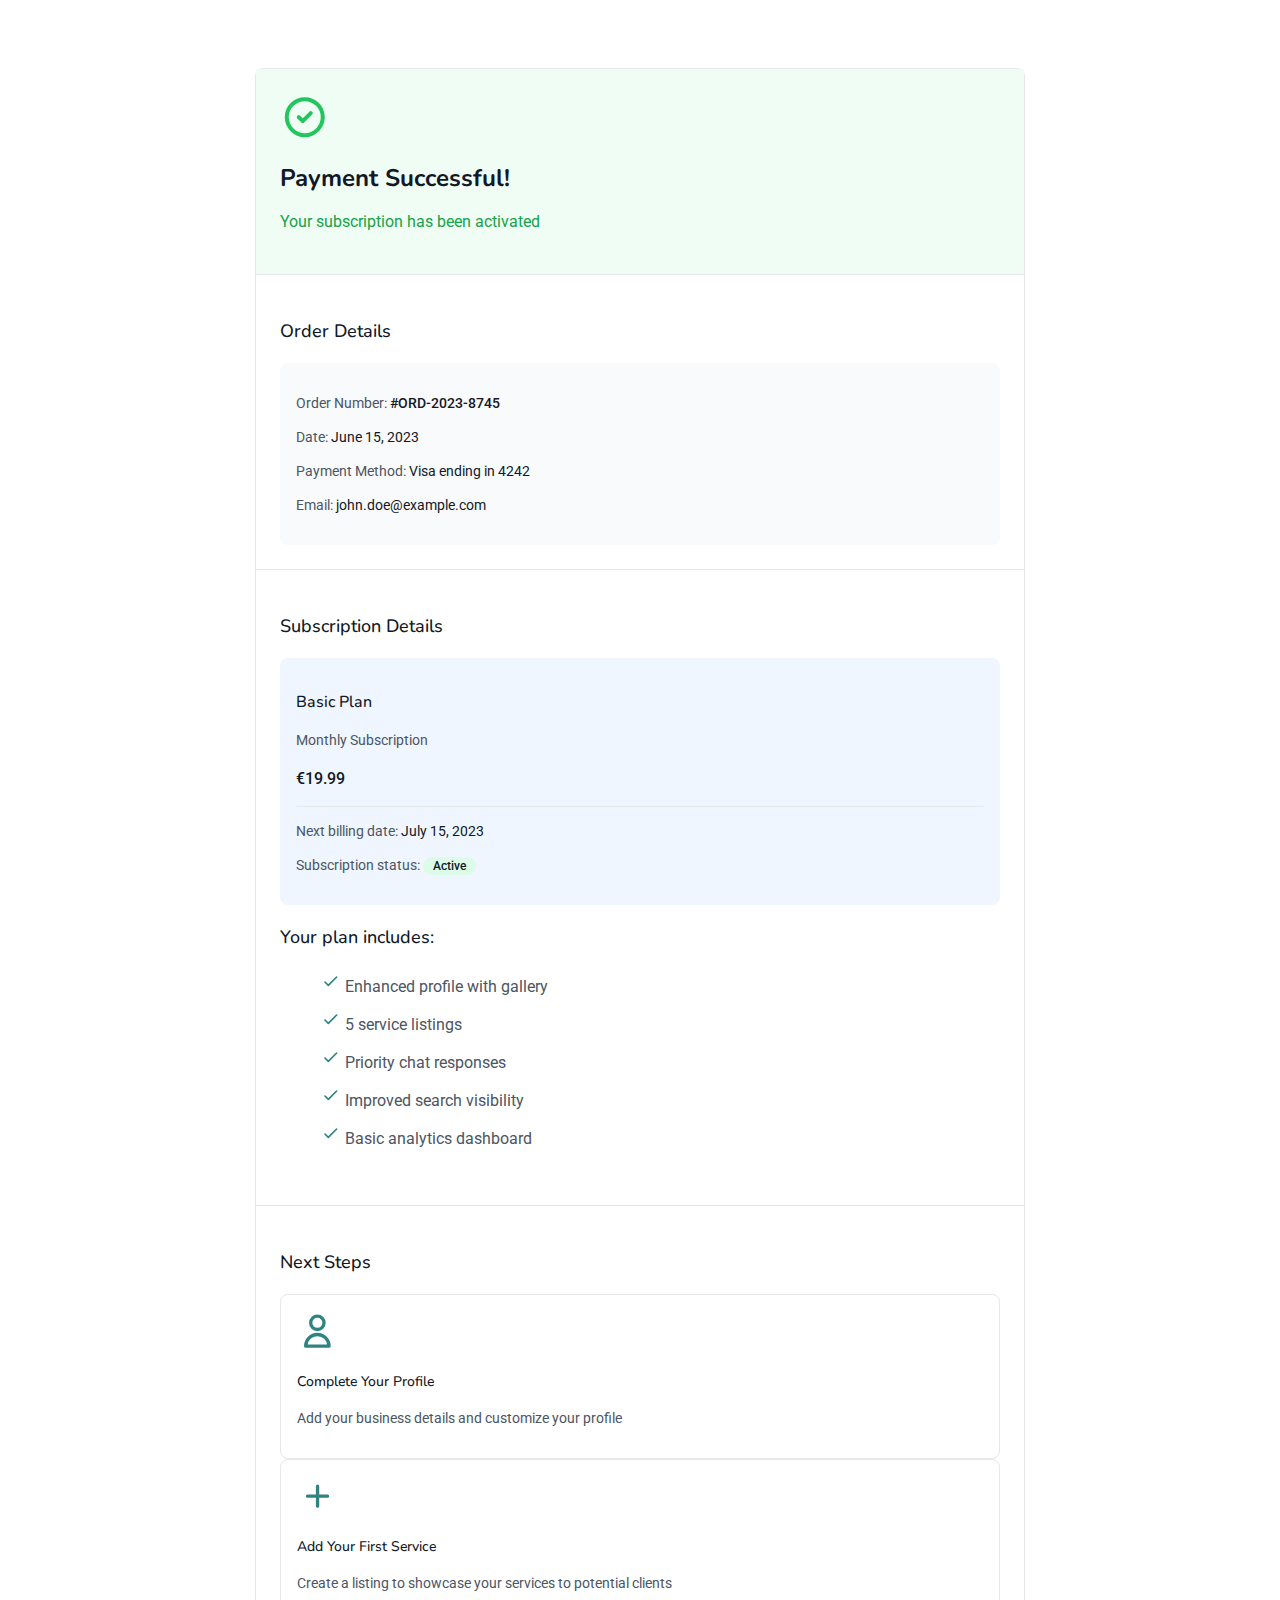
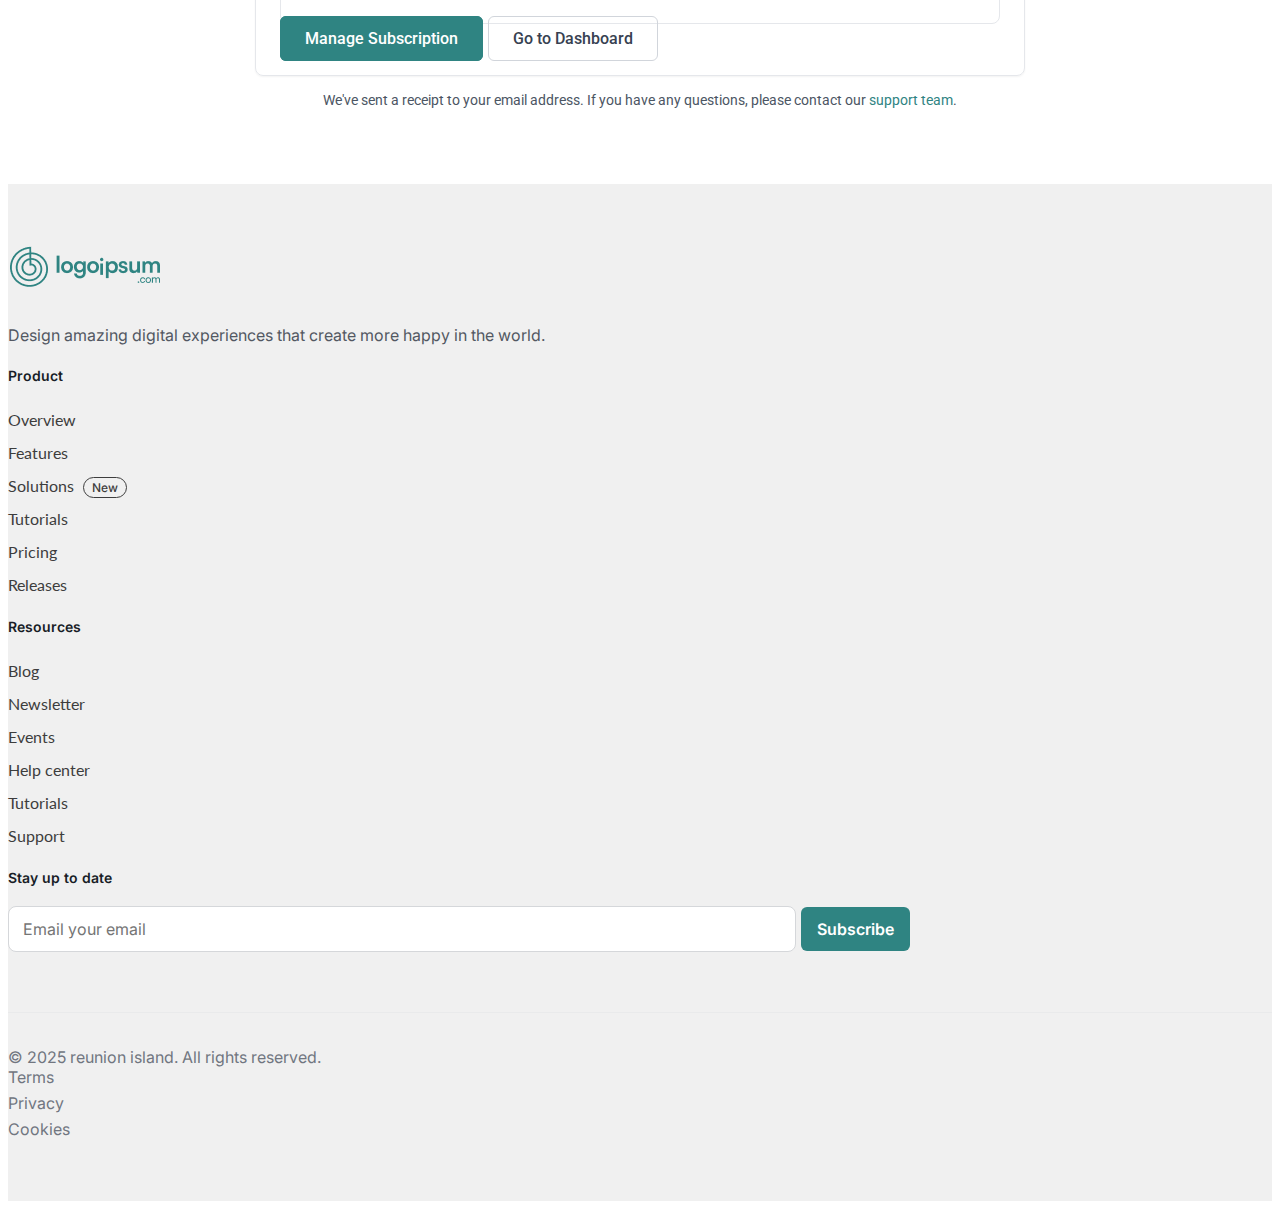
<file: payment-successful.html>
<!doctype html>
<html lang="en">

<head>
    <meta charset="utf-8">
    <meta name="viewport" content="width=device-width, initial-scale=1">

    <link href="https://cdn.jsdelivr.net/npm/bootstrap@5.0.2/dist/css/bootstrap.min.css" rel="stylesheet"
        integrity="sha384-EVSTQN3/azprG1Anm3QDgpJLIm9Nao0Yz1ztcQTwFspd3yD65VohhpuuCOmLASjC" crossorigin="anonymous">
    <link rel="stylesheet" href="./assets/css/header.css">
    <link rel="stylesheet" href="./assets/css/footer.css">
    <link rel="stylesheet" href="./assets/css/auth.css">
    <link rel="stylesheet" href="./assets/css/home.css">
    <link rel="stylesheet" href="./assets/css/services.css">
    <link rel="stylesheet" href="./assets/css/single-services.css">
    <link rel="stylesheet" href="./assets/css/contractor-public-profile.css">
    <link rel="stylesheet" href="./assets/css/client-profile.css">
    <link rel="stylesheet" href="./assets/css/subscription.css">
    <link rel="stylesheet" href="./assets/css/checkout.css">
    <link rel="stylesheet" href="./assets/css/payment-success.css">

    <title>Payment Successful</title>
</head>

<body>

    <div class="main-page-content">
        <div class="container">
            <div class="payment-sucess-box">
                <div class="payment-sucess-header d-flex align-items-center gap-3">
                    <span>
                        <svg width="49" height="49" viewBox="0 0 49 49" fill="none" xmlns="http://www.w3.org/2000/svg">
                            <path
                                d="M18.7656 24.1731L22.7656 28.1731L30.7656 20.1731M42.7656 24.1731C42.7656 26.5369 42.3 28.8775 41.3955 31.0614C40.4909 33.2453 39.165 35.2296 37.4935 36.901C35.8221 38.5725 33.8378 39.8983 31.6539 40.8029C29.4701 41.7075 27.1294 42.1731 24.7656 42.1731C22.4018 42.1731 20.0612 41.7075 17.8773 40.8029C15.6935 39.8983 13.7092 38.5725 12.0377 36.901C10.3662 35.2296 9.04038 33.2453 8.13579 31.0614C7.23121 28.8775 6.76562 26.5369 6.76563 24.1731C6.76563 19.3992 8.66205 14.8208 12.0377 11.4452C15.4134 8.06952 19.9917 6.1731 24.7656 6.1731C29.5395 6.1731 34.1179 8.06952 37.4935 11.4452C40.8692 14.8208 42.7656 19.3992 42.7656 24.1731Z"
                                stroke="#22C55E" stroke-width="4" stroke-linecap="round" stroke-linejoin="round" />
                        </svg>
                    </span>
                    <div>
                        <h1 class="payment-sucess-title m-0">Payment Successful!</h1>
                        <p class="payment-sucess-description m-0">Your subscription has been activated</p>
                    </div>
                </div>
                <div class="success-order-details">
                    <h3 class="order-detail-title">Order Details</h3>
                    <div class="success-order-details-list">
                        <p class="d-flex align-items-center justify-content-between mb-2">Order Number: <span
                                class="order-id">#ORD-2023-8745</span></p>
                        <p class="d-flex align-items-center justify-content-between mb-2">Date: <span>June 15,
                                2023</span></p>
                        <p class="d-flex align-items-center justify-content-between mb-2">Payment Method: <span>Visa
                                ending in 4242</span></p>
                        <p class="d-flex align-items-center justify-content-between mb-2">Email:
                            <span>john.doe@example.com</span>
                        </p>

                    </div>
                </div>
                <div class="subscription-detail-box">
                    <h3 class="order-detail-title">Subscription Details</h3>
                    <div class="subscription-box-details">
                        <div class="d-flex justify-content-between align-items-center select-plan-detail">
                            <div>
                                <h3 class="selected-plan-name m-0" style="color: #111827;">Basic Plan</h3>
                                <p class="selected-plan-time m-0">Monthly Subscription</p>
                            </div>
                            <span class="selected-plan-price p-0" style="color: #111827;">€19.99</span>
                        </div>
                        <p class="d-flex align-items-center justify-content-between mt-3 mb-1 next-billing-date">Next
                            billing date: <span>July 15,
                                2023</span></p>
                        <p class="d-flex align-items-center justify-content-between next-billing-date mb-0">Subscription
                            status: <span class="subscription-status">Active</span></p>
                    </div>
                    <h3 class="plan-features mt-4">Your plan includes:</h3>
                    <ul class="selected-plan-features p-0 m-0 mt-3">
                        <li class="d-flex align-items-center gap-2">
                            <span>
                                <svg width="21" height="21" viewBox="0 0 21 21" fill="none"
                                    xmlns="http://www.w3.org/2000/svg">
                                    <path d="M4.9668 11.0333L8.30013 14.3667L16.6335 6.03333" stroke="#2F8482"
                                        stroke-width="1.66667" stroke-linecap="round" stroke-linejoin="round" />
                                </svg>
                            </span>
                            Enhanced profile with gallery
                        </li>
                        <li class="d-flex align-items-center gap-2">
                            <span>
                                <svg width="21" height="21" viewBox="0 0 21 21" fill="none"
                                    xmlns="http://www.w3.org/2000/svg">
                                    <path d="M4.9668 11.0333L8.30013 14.3667L16.6335 6.03333" stroke="#2F8482"
                                        stroke-width="1.66667" stroke-linecap="round" stroke-linejoin="round" />
                                </svg>
                            </span>
                            5 service listings
                        </li>
                        <li class="d-flex align-items-center gap-2">
                            <span>
                                <svg width="21" height="21" viewBox="0 0 21 21" fill="none"
                                    xmlns="http://www.w3.org/2000/svg">
                                    <path d="M4.9668 11.0333L8.30013 14.3667L16.6335 6.03333" stroke="#2F8482"
                                        stroke-width="1.66667" stroke-linecap="round" stroke-linejoin="round" />
                                </svg>
                            </span>
                            Priority chat responses
                        </li>
                        <li class="d-flex align-items-center gap-2">
                            <span>
                                <svg width="21" height="21" viewBox="0 0 21 21" fill="none"
                                    xmlns="http://www.w3.org/2000/svg">
                                    <path d="M4.9668 11.0333L8.30013 14.3667L16.6335 6.03333" stroke="#2F8482"
                                        stroke-width="1.66667" stroke-linecap="round" stroke-linejoin="round" />
                                </svg>
                            </span>
                            Improved search visibility
                        </li>
                        <li class="d-flex align-items-center gap-2">
                            <span>
                                <svg width="21" height="21" viewBox="0 0 21 21" fill="none"
                                    xmlns="http://www.w3.org/2000/svg">
                                    <path d="M4.9668 11.0333L8.30013 14.3667L16.6335 6.03333" stroke="#2F8482"
                                        stroke-width="1.66667" stroke-linecap="round" stroke-linejoin="round" />
                                </svg>
                            </span>
                            Basic analytics dashboard
                        </li>
                    </ul>
                </div>
                <div class="next-step-guide">
                    <h3 class="order-detail-title">Next Steps</h3>
                    <div class="row">
                        <div class="col-lg-6">
                            <div class="next-step-card text-center">
                                <span>
                                    <svg width="41" height="41" viewBox="0 0 41 41" fill="none"
                                        xmlns="http://www.w3.org/2000/svg">
                                        <path
                                            d="M27.0326 11.8398C27.0326 13.6079 26.3302 15.3036 25.0799 16.5538C23.8297 17.8041 22.134 18.5064 20.3659 18.5064C18.5978 18.5064 16.9021 17.8041 15.6518 16.5538C14.4016 15.3036 13.6992 13.6079 13.6992 11.8398C13.6992 10.0717 14.4016 8.37596 15.6518 7.12572C16.9021 5.87547 18.5978 5.1731 20.3659 5.1731C22.134 5.1731 23.8297 5.87547 25.0799 7.12572C26.3302 8.37596 27.0326 10.0717 27.0326 11.8398ZM20.3659 23.5064C17.2717 23.5064 14.3042 24.7356 12.1163 26.9235C9.92838 29.1114 8.69922 32.0789 8.69922 35.1731H32.0326C32.0326 32.0789 30.8034 29.1114 28.6155 26.9235C26.4275 24.7356 23.4601 23.5064 20.3659 23.5064Z"
                                            stroke="#2F8482" stroke-width="3.33333" stroke-linecap="round"
                                            stroke-linejoin="round" />
                                    </svg>
                                </span>
                                <h3 class="next-step-card-title text-center mb-0">Complete Your Profile</h3>
                                <p class="next-step-card-description mb-0 text-center">Add your business details and
                                    customize your
                                    profile</p>
                            </div>
                        </div>
                        <div class="col-lg-6 mt-lg-0 mt-4">
                            <div class="next-step-card text-center">
                                <span>
                                    <svg width="41" height="41" viewBox="0 0 41 41" fill="none"
                                        xmlns="http://www.w3.org/2000/svg">
                                        <g clip-path="url(#clip0_3137_17056)">
                                            <path
                                                d="M20.5645 10.1731V20.1731M20.5645 20.1731V30.1731M20.5645 20.1731H30.5645M20.5645 20.1731H10.5645"
                                                stroke="#2F8482" stroke-width="3.33333" stroke-linecap="round"
                                                stroke-linejoin="round" />
                                        </g>
                                        <defs>
                                            <clipPath id="clip0_3137_17056">
                                                <rect width="40" height="40" fill="white"
                                                    transform="translate(0.564453 0.173096)" />
                                            </clipPath>
                                        </defs>
                                    </svg>
                                </span>
                                <h3 class="next-step-card-title text-center mb-0">Add Your First Service</h3>
                                <p class="next-step-card-description mb-0 text-center">Create a listing to showcase your
                                    services to
                                    potential clients</p>
                            </div>
                        </div>
                    </div>
                    <div class="d-flex justify-content-center gap-3 mt-4 flex-wrap">
                        <a href="#" class="btn-next-step">Manage Subscription</a>
                        <a href="#" class="btn-next-step-2 bg-transparent">Go to Dashboard</a>
                    </div>
                </div>
            </div>
            <p class="next-billing-contact mt-3">We've sent a receipt to your email address. If you have any questions, please contact our <a href="#">support team</a>.</p>
        </div>
    </div>


    <footer>
        <div class="container">
            <div class="row top-footer">
                <div class="col-md-5">
                    <img src="./assets/images/footer-logo.png" class="footer-logo" alt="">
                    <p class="footer-description">Design amazing digital experiences that create more happy in the
                        world.</p>
                </div>
                <div class="col-md-2">
                    <h4 class="footer-subheading">Product</h4>
                    <ul class="footer-list">
                        <li><a href="#">Overview</a></li>
                        <li><a href="#">Features</a></li>
                        <li><a href="#">Solutions <span class="new">New</span></a></li>
                        <li><a href="#">Tutorials</a></li>
                        <li><a href="#">Pricing</a></li>
                        <li><a href="#">Releases</a></li>
                    </ul>
                </div>
                <div class="col-md-2">
                    <h4 class="footer-subheading">Resources</h4>
                    <ul class="footer-list">
                        <li><a href="#">Blog</a></li>
                        <li><a href="#">Newsletter</a></li>
                        <li><a href="#">Events</a></li>
                        <li><a href="#">Help center</a></li>
                        <li><a href="#">Tutorials</a></li>
                        <li><a href="#">Support</a></li>
                    </ul>
                </div>
                <div class="col-md-3">
                    <h4 class="footer-subheading">Stay up to date</h4>
                    <div class="d-flex justify-content-between align-items-center newsletter">
                        <input type="email" class="footer-field" placeholder="Email your email" required>
                        <button type="submit" class="footer-btn">Subscribe</button>
                    </div>
                </div>
            </div>
            <div class="footer-end">
                <div class="row">
                    <div class="col-md-6">
                        <p class="copy-right-text">© 2025 reunion island. All rights reserved.</p>
                    </div>
                    <div class="col-md-6">
                        <ul class="footer-end-list d-flex align-items-center gap-3 justify-content-end">
                            <li><a href="#">Terms</a></li>
                            <li><a href="#">Privacy</a></li>
                            <li><a href="#">Cookies</a></li>
                        </ul>
                    </div>
                </div>
            </div>
        </div>
    </footer>

    <script src="https://cdn.jsdelivr.net/npm/bootstrap@5.0.2/dist/js/bootstrap.bundle.min.js"
        integrity="sha384-MrcW6ZMFYlzcLA8Nl+NtUVF0sA7MsXsP1UyJoMp4YLEuNSfAP+JcXn/tWtIaxVXM" crossorigin="anonymous">
        </script>
    <script src="./assets/js/general.js"></script>

</body>

</html>
</file>
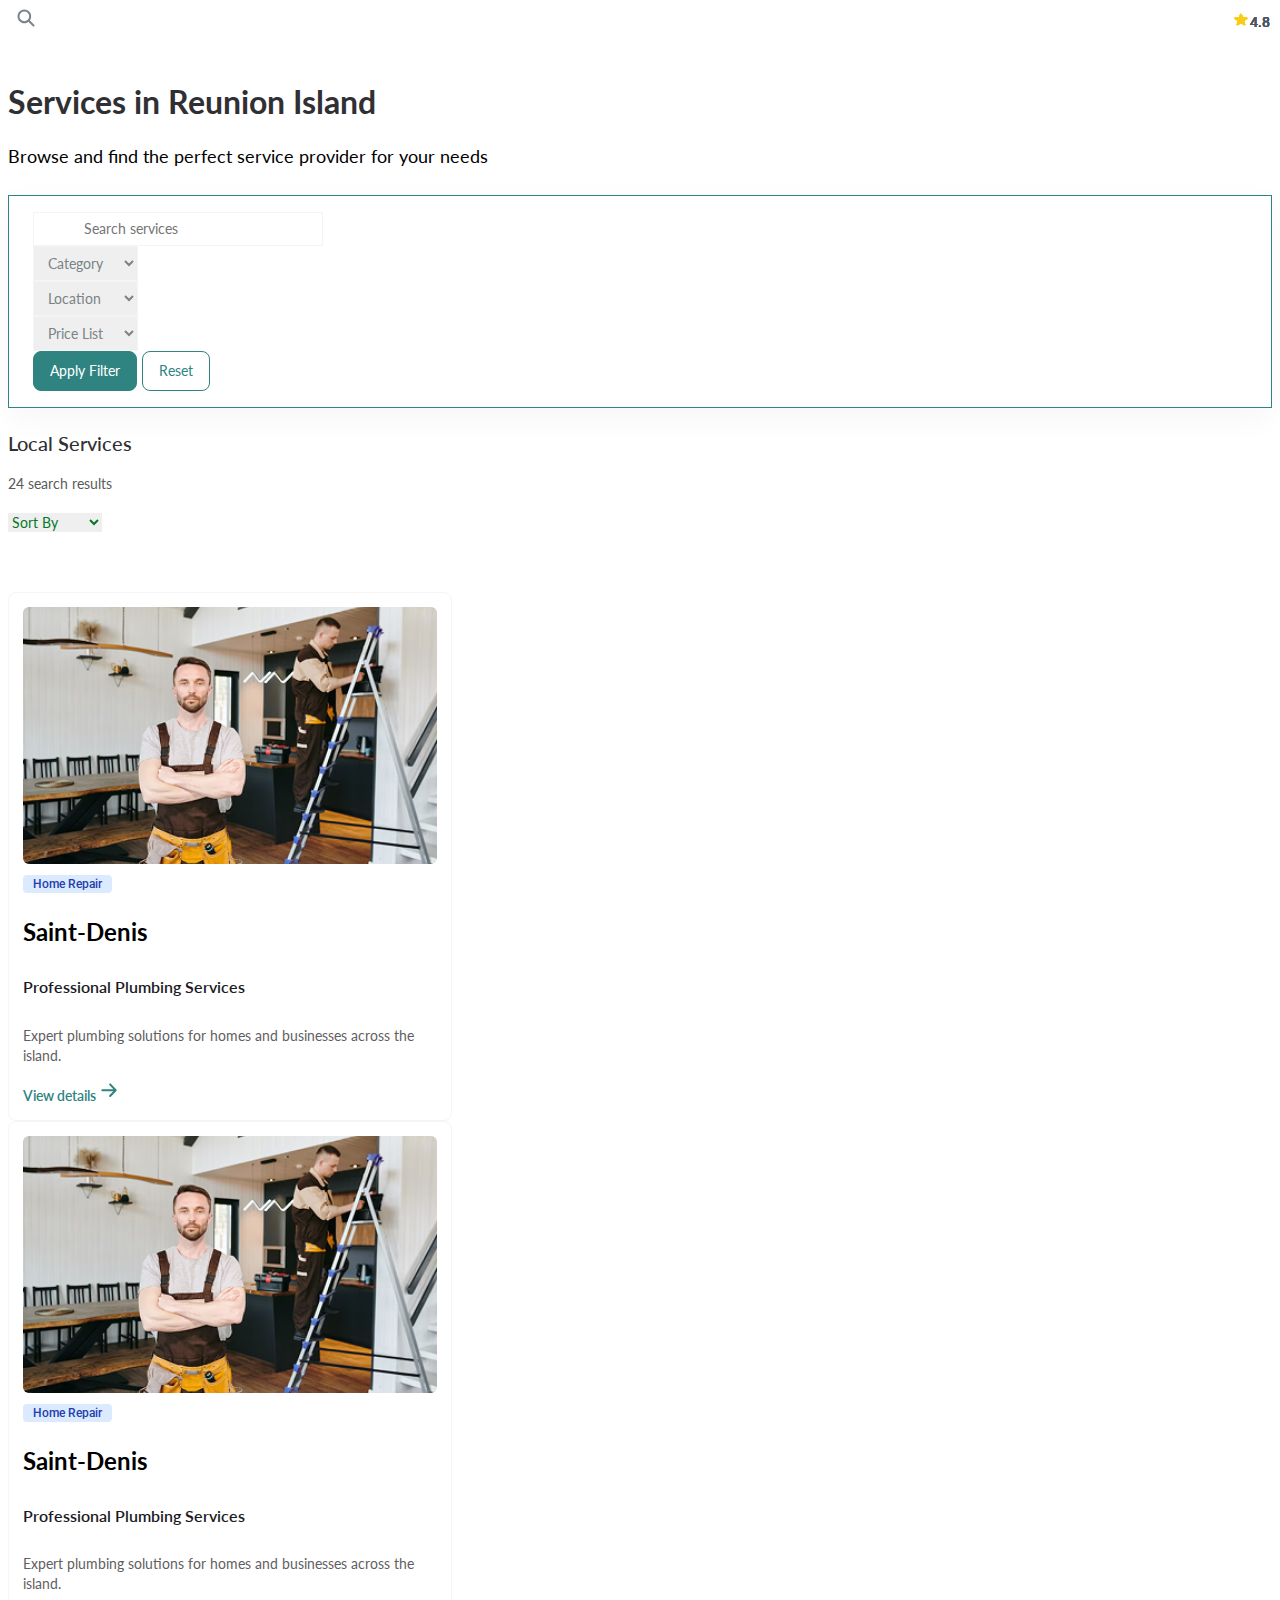
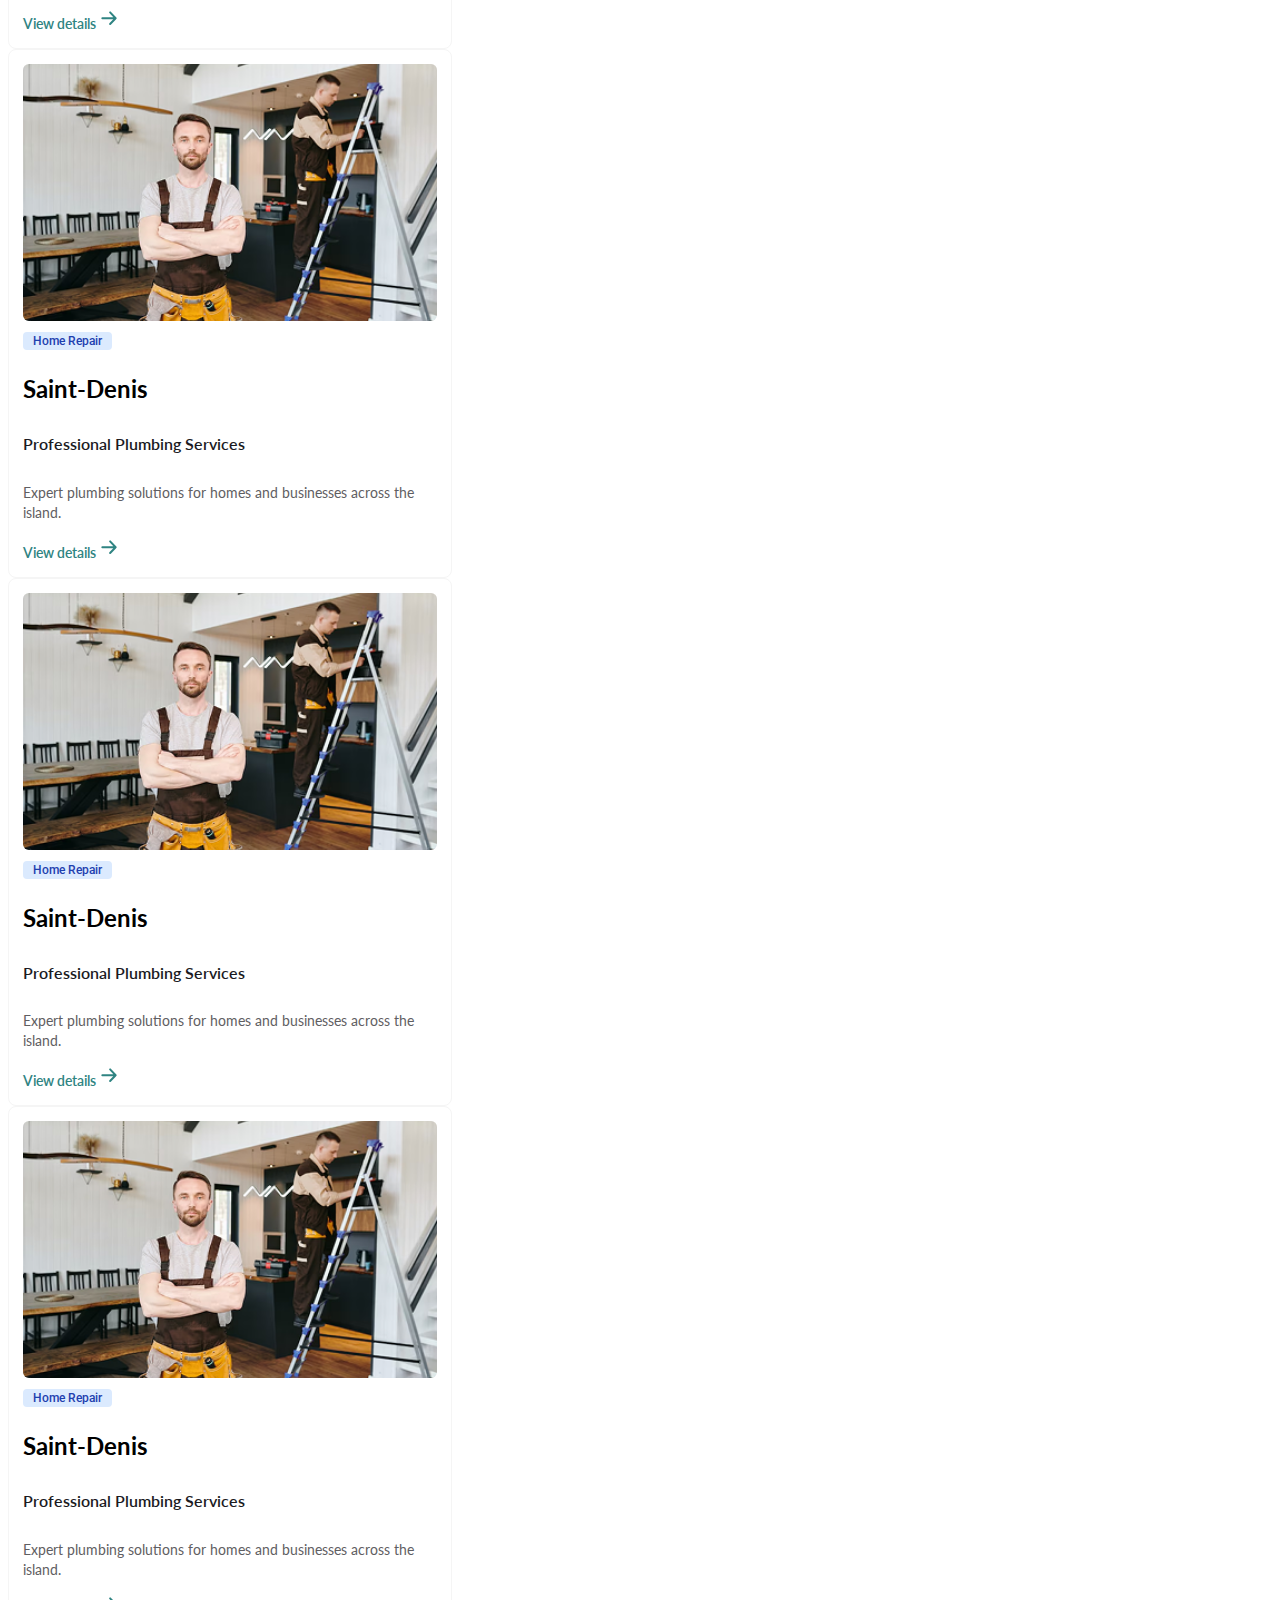
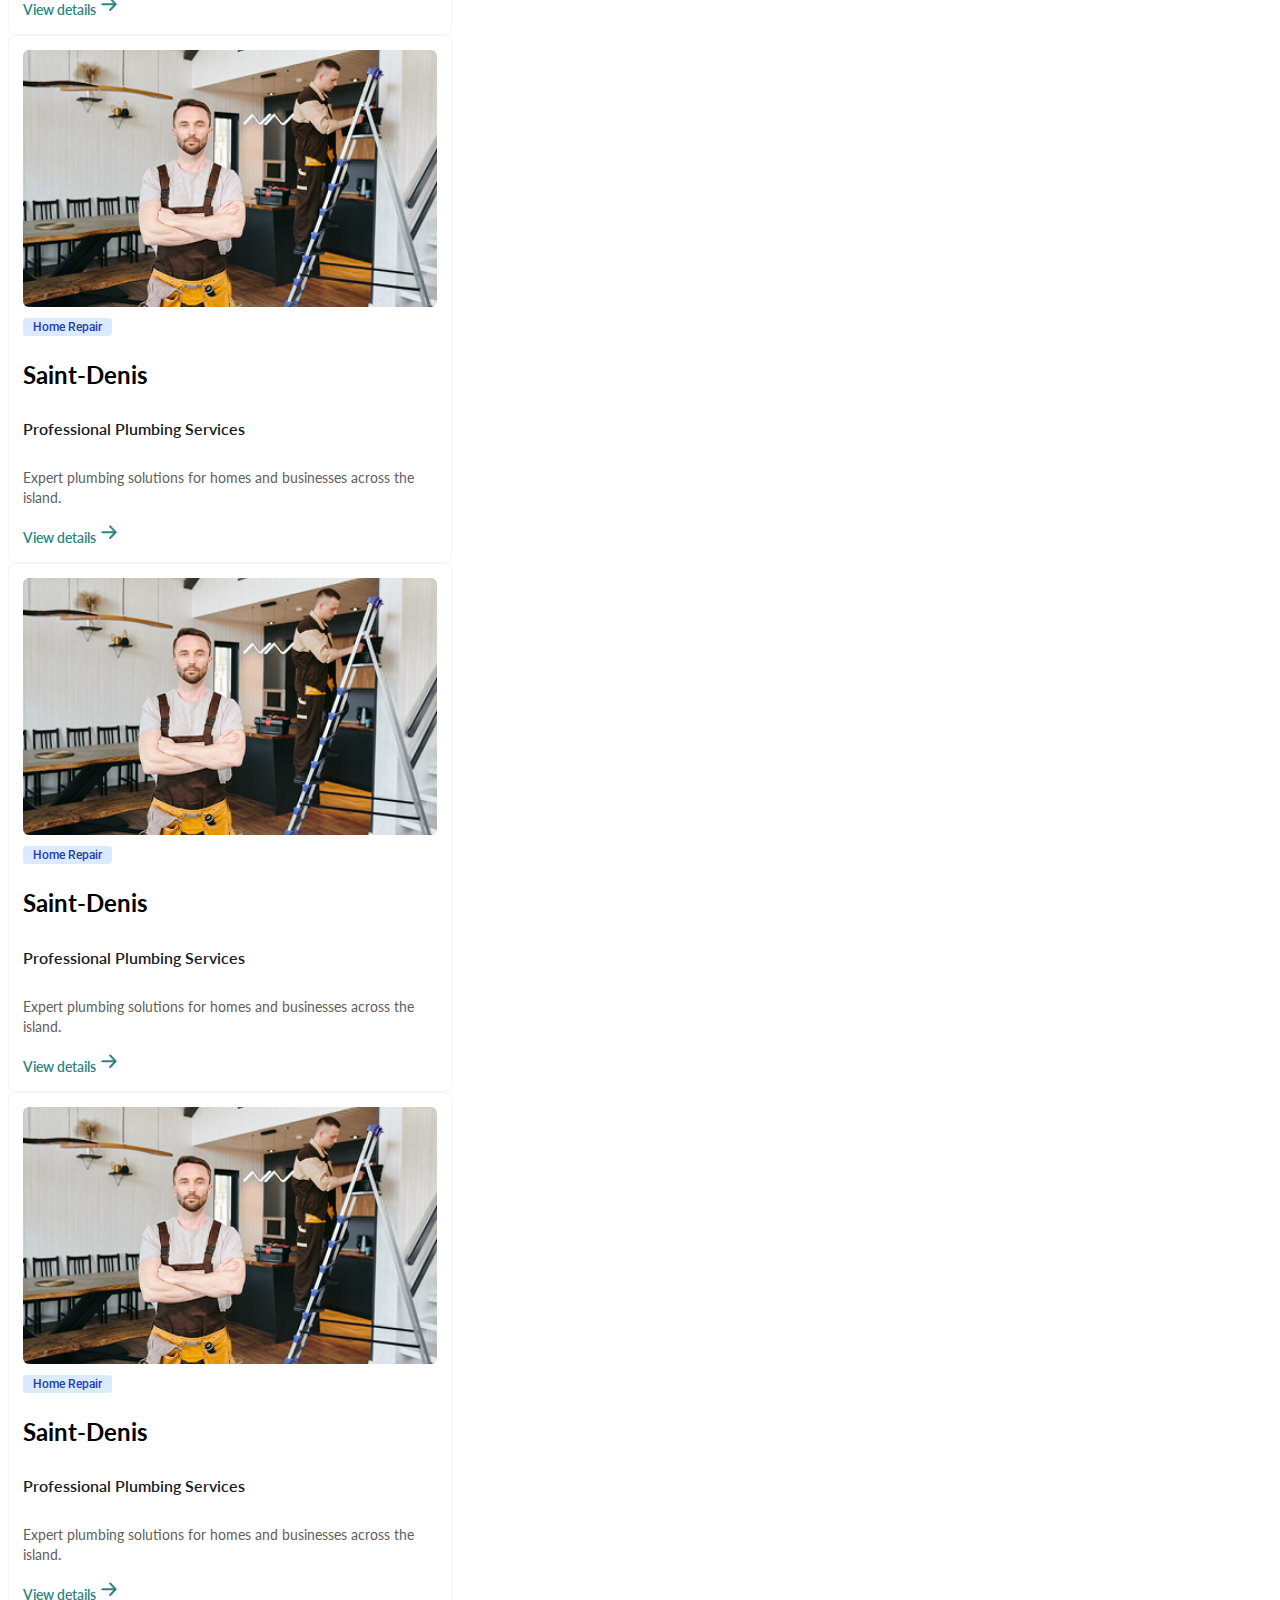
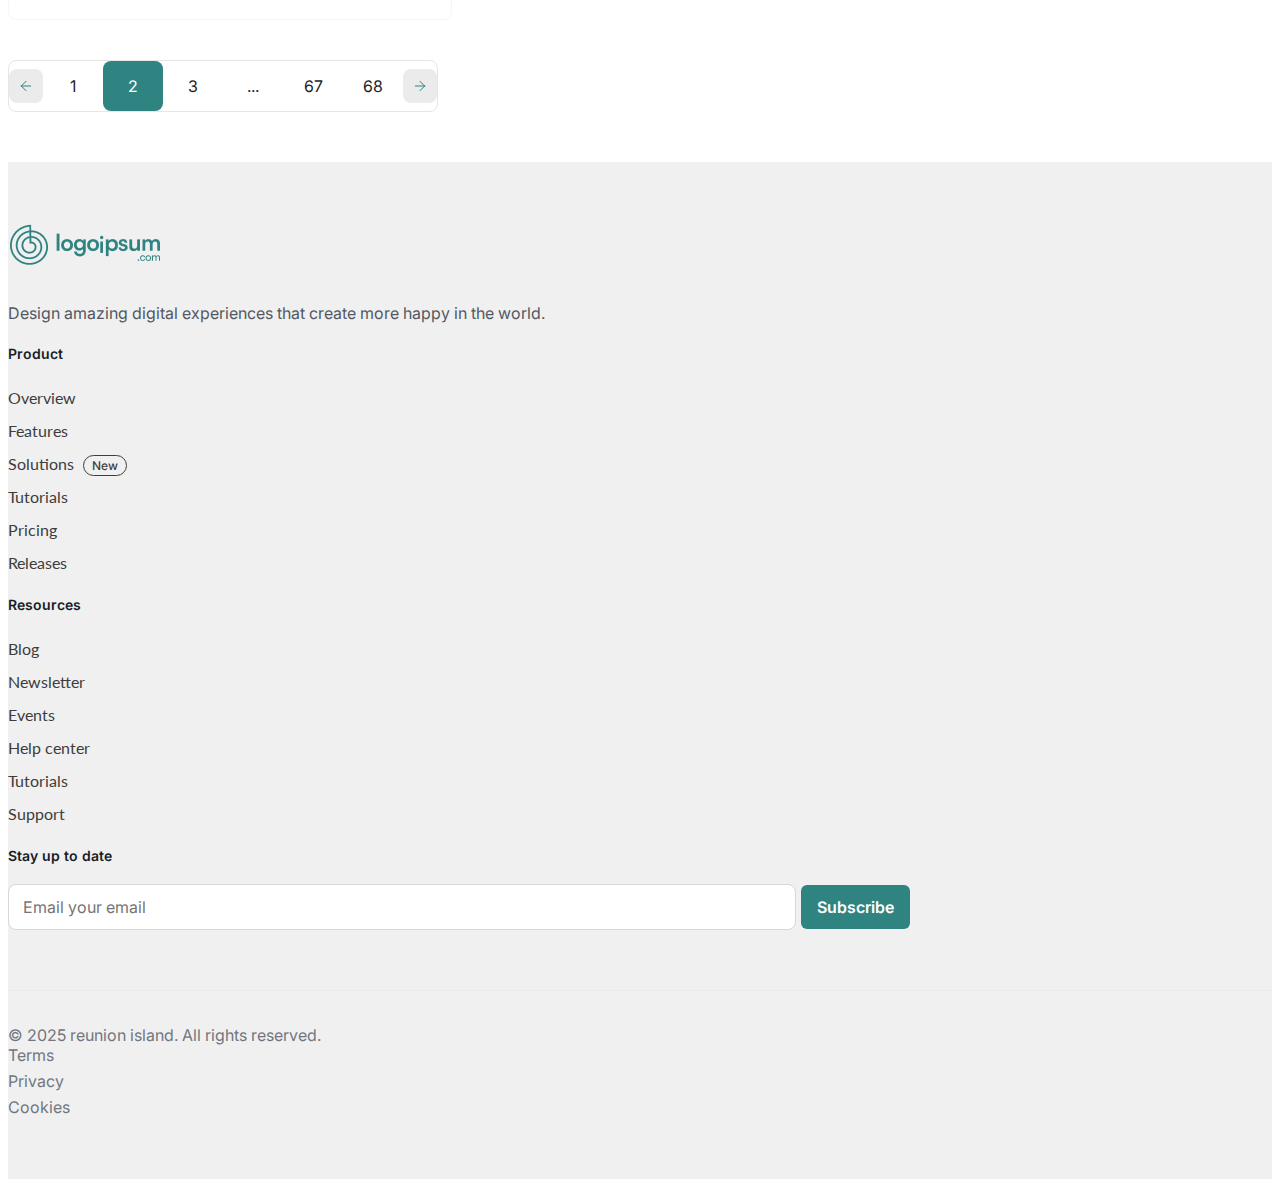
<file: services.html>
<!doctype html>
<html lang="en">

<head>
    <meta charset="utf-8">
    <meta name="viewport" content="width=device-width, initial-scale=1">

    <link href="https://cdn.jsdelivr.net/npm/bootstrap@5.0.2/dist/css/bootstrap.min.css" rel="stylesheet"
        integrity="sha384-EVSTQN3/azprG1Anm3QDgpJLIm9Nao0Yz1ztcQTwFspd3yD65VohhpuuCOmLASjC" crossorigin="anonymous">
    <link rel="stylesheet" href="./assets/css/header.css">
    <link rel="stylesheet" href="./assets/css/footer.css">
    <link rel="stylesheet" href="./assets/css/auth.css">
    <link rel="stylesheet" href="./assets/css/home.css">
    <link rel="stylesheet" href="./assets/css/services.css">
    <link rel="stylesheet" href="./assets/css/single-services.css">
    <link rel="stylesheet" href="./assets/css/contractor-public-profile.css">
    <link rel="stylesheet" href="./assets/css/client-profile.css">

    <title>Services</title>
</head>

<body>

    <div class="services-hero-section">
        <div class="container">
            <h1 class="services-hero-title">Services in Reunion Island</h1>
            <p class="services-hero-description">Browse and find the perfect service provider for your needs</p>
            <div class="filter-section">
                <div class="row">
                    <div class="col-md-9 d-flex align-items-center filter-box">
                        <div class="search-filterbox position-relative">
                            <svg width="20" height="20" viewBox="0 0 20 20" fill="none"
                                xmlns="http://www.w3.org/2000/svg">
                                <path
                                    d="M17.5 17.5L12.5 12.5M2.5 8.33333C2.5 9.09938 2.65088 9.85792 2.94404 10.5657C3.23719 11.2734 3.66687 11.9164 4.20854 12.4581C4.75022 12.9998 5.39328 13.4295 6.10101 13.7226C6.80875 14.0158 7.56729 14.1667 8.33333 14.1667C9.09938 14.1667 9.85792 14.0158 10.5657 13.7226C11.2734 13.4295 11.9164 12.9998 12.4581 12.4581C12.9998 11.9164 13.4295 11.2734 13.7226 10.5657C14.0158 9.85792 14.1667 9.09938 14.1667 8.33333C14.1667 7.56729 14.0158 6.80875 13.7226 6.10101C13.4295 5.39328 12.9998 4.75022 12.4581 4.20854C11.9164 3.66687 11.2734 3.23719 10.5657 2.94404C9.85792 2.65088 9.09938 2.5 8.33333 2.5C7.56729 2.5 6.80875 2.65088 6.10101 2.94404C5.39328 3.23719 4.75022 3.66687 4.20854 4.20854C3.66687 4.75022 3.23719 5.39328 2.94404 6.10101C2.65088 6.80875 2.5 7.56729 2.5 8.33333Z"
                                    stroke="#798388" stroke-width="2" stroke-linecap="round" stroke-linejoin="round" />
                            </svg>
                            <input type="search" placeholder="Search services">
                        </div>
                        <div class="category-filter">
                            <select name="category">
                                <option value="0" selected disabled>Category</option>
                                <option value="category1">Category 1</option>
                                <option value="category2">Category 2</option>
                            </select>
                        </div>
                        <div class="location-filter category-filter">
                            <select name="category">
                                <option value="0" selected disabled>Location</option>
                                <option value="location1">Location 1</option>
                                <option value="location2">Location 2</option>
                            </select>
                        </div>
                        <div class="price-filter category-filter">
                            <select name="category">
                                <option value="0" selected disabled>Price List</option>
                                <option value="location1">$10</option>
                                <option value="location2">$20</option>
                            </select>
                        </div>
                    </div>
                    <div class="col-md-3 d-flex align-items-center justify-content-end gap-3">
                        <button class="apply-filter-btn">Apply Filter</button>
                        <button class="reset-filter-btn bg-transaprent">Reset</button>
                    </div>
                </div>
            </div>

            <div class="services-card-section">
                <div class="row">
                    <div class="col-md-6">
                        <h2 class="services-title">Local Services</h2>
                        <p class="services-result-number">24 search results</p>
                    </div>
                    <div class="col-md-6 text-end">
                        <select class="sort-by-select">
                            <option value="0" selected disabled>Sort By</option>
                            <option value="option1">Latest services</option>
                        </select>
                    </div>
                </div>
                <div class="d-flex fs-services flex-wrap pt-0 main-services">
                    <div class="fs-box main-services-box">
                        <img src="./assets/images/feature-service.png" alt="feature-service">
                        <div class="fs-serice-info mt-2 position-relative">
                            <span class="fs-category">Home Repair</span>
                            <span class="fs-rating">
                                <svg width="18" height="16" viewBox="0 0 18 16" fill="none"
                                    xmlns="http://www.w3.org/2000/svg">
                                    <path
                                        d="M8.12354 2.34166C8.3821 1.60486 9.5051 1.60486 9.7628 2.34166L10.685 4.97526C10.7413 5.13565 10.8508 5.27541 10.9979 5.37455C11.1449 5.47369 11.322 5.52714 11.5037 5.52726H14.4875C15.3226 5.52726 15.6691 6.51926 14.9943 6.97526L12.5811 8.60246C12.4337 8.70169 12.324 8.84167 12.2676 9.00234C12.2113 9.16302 12.2112 9.33613 12.2674 9.49686L13.1895 12.1305C13.4481 12.8673 12.5388 13.4809 11.8623 13.0249L9.44908 11.3977C9.30188 11.2985 9.12464 11.245 8.94274 11.245C8.76084 11.245 8.5836 11.2985 8.4364 11.3977L6.0232 13.0249C5.3475 13.4809 4.43911 12.8673 4.6968 12.1305L5.61899 9.49686C5.67516 9.33613 5.67506 9.16302 5.6187 9.00234C5.56234 8.84167 5.45262 8.70169 5.30527 8.60246L2.89294 6.97606C2.2181 6.52006 2.56543 5.52806 3.39971 5.52806H6.38259C6.56449 5.52811 6.74173 5.47473 6.88896 5.37558C7.03618 5.27643 7.14583 5.13658 7.20222 4.97606L8.12441 2.34246L8.12354 2.34166Z"
                                        fill="#FACC15" />
                                </svg>
                                4.8
                            </span>
                            <h3 class="fs-subtitle mt-2 mb-0">Saint-Denis</h3>
                            <h5 class="fs-role mt-2 mb-0">Professional Plumbing Services</h5>
                            <p class="fs-subdescription mt-2 mb-3">Expert plumbing solutions for homes and businesses
                                across
                                the
                                island.</p>
                            <a href="#" class="fs-link">
                                View details
                                <svg width="20" height="21" viewBox="0 0 20 21" fill="none"
                                    xmlns="http://www.w3.org/2000/svg">
                                    <path
                                        d="M11.1112 4.36658L16.6667 10.1999M16.6667 10.1999L11.1112 16.0332M16.6667 10.1999L3.33337 10.1999"
                                        stroke="#2F8482" stroke-width="2" stroke-linecap="round"
                                        stroke-linejoin="round" />
                                </svg>
                            </a>
                        </div>
                    </div>
                    <div class="fs-box main-services-box">
                        <img src="./assets/images/feature-service.png" alt="feature-service">
                        <div class="fs-serice-info mt-2 position-relative">
                            <span class="fs-category">Home Repair</span>
                            <span class="fs-rating">
                                <svg width="18" height="16" viewBox="0 0 18 16" fill="none"
                                    xmlns="http://www.w3.org/2000/svg">
                                    <path
                                        d="M8.12354 2.34166C8.3821 1.60486 9.5051 1.60486 9.7628 2.34166L10.685 4.97526C10.7413 5.13565 10.8508 5.27541 10.9979 5.37455C11.1449 5.47369 11.322 5.52714 11.5037 5.52726H14.4875C15.3226 5.52726 15.6691 6.51926 14.9943 6.97526L12.5811 8.60246C12.4337 8.70169 12.324 8.84167 12.2676 9.00234C12.2113 9.16302 12.2112 9.33613 12.2674 9.49686L13.1895 12.1305C13.4481 12.8673 12.5388 13.4809 11.8623 13.0249L9.44908 11.3977C9.30188 11.2985 9.12464 11.245 8.94274 11.245C8.76084 11.245 8.5836 11.2985 8.4364 11.3977L6.0232 13.0249C5.3475 13.4809 4.43911 12.8673 4.6968 12.1305L5.61899 9.49686C5.67516 9.33613 5.67506 9.16302 5.6187 9.00234C5.56234 8.84167 5.45262 8.70169 5.30527 8.60246L2.89294 6.97606C2.2181 6.52006 2.56543 5.52806 3.39971 5.52806H6.38259C6.56449 5.52811 6.74173 5.47473 6.88896 5.37558C7.03618 5.27643 7.14583 5.13658 7.20222 4.97606L8.12441 2.34246L8.12354 2.34166Z"
                                        fill="#FACC15" />
                                </svg>
                                4.8
                            </span>
                            <h3 class="fs-subtitle mt-2 mb-0">Saint-Denis</h3>
                            <h5 class="fs-role mt-2 mb-0">Professional Plumbing Services</h5>
                            <p class="fs-subdescription mt-2 mb-3">Expert plumbing solutions for homes and businesses
                                across
                                the
                                island.</p>
                            <a href="#" class="fs-link">
                                View details
                                <svg width="20" height="21" viewBox="0 0 20 21" fill="none"
                                    xmlns="http://www.w3.org/2000/svg">
                                    <path
                                        d="M11.1112 4.36658L16.6667 10.1999M16.6667 10.1999L11.1112 16.0332M16.6667 10.1999L3.33337 10.1999"
                                        stroke="#2F8482" stroke-width="2" stroke-linecap="round"
                                        stroke-linejoin="round" />
                                </svg>
                            </a>
                        </div>
                    </div>
                    <div class="fs-box main-services-box">
                        <img src="./assets/images/feature-service.png" alt="feature-service">
                        <div class="fs-serice-info mt-2 position-relative">
                            <span class="fs-category">Home Repair</span>
                            <span class="fs-rating">
                                <svg width="18" height="16" viewBox="0 0 18 16" fill="none"
                                    xmlns="http://www.w3.org/2000/svg">
                                    <path
                                        d="M8.12354 2.34166C8.3821 1.60486 9.5051 1.60486 9.7628 2.34166L10.685 4.97526C10.7413 5.13565 10.8508 5.27541 10.9979 5.37455C11.1449 5.47369 11.322 5.52714 11.5037 5.52726H14.4875C15.3226 5.52726 15.6691 6.51926 14.9943 6.97526L12.5811 8.60246C12.4337 8.70169 12.324 8.84167 12.2676 9.00234C12.2113 9.16302 12.2112 9.33613 12.2674 9.49686L13.1895 12.1305C13.4481 12.8673 12.5388 13.4809 11.8623 13.0249L9.44908 11.3977C9.30188 11.2985 9.12464 11.245 8.94274 11.245C8.76084 11.245 8.5836 11.2985 8.4364 11.3977L6.0232 13.0249C5.3475 13.4809 4.43911 12.8673 4.6968 12.1305L5.61899 9.49686C5.67516 9.33613 5.67506 9.16302 5.6187 9.00234C5.56234 8.84167 5.45262 8.70169 5.30527 8.60246L2.89294 6.97606C2.2181 6.52006 2.56543 5.52806 3.39971 5.52806H6.38259C6.56449 5.52811 6.74173 5.47473 6.88896 5.37558C7.03618 5.27643 7.14583 5.13658 7.20222 4.97606L8.12441 2.34246L8.12354 2.34166Z"
                                        fill="#FACC15" />
                                </svg>
                                4.8
                            </span>
                            <h3 class="fs-subtitle mt-2 mb-0">Saint-Denis</h3>
                            <h5 class="fs-role mt-2 mb-0">Professional Plumbing Services</h5>
                            <p class="fs-subdescription mt-2 mb-3">Expert plumbing solutions for homes and businesses
                                across
                                the
                                island.</p>
                            <a href="#" class="fs-link">
                                View details
                                <svg width="20" height="21" viewBox="0 0 20 21" fill="none"
                                    xmlns="http://www.w3.org/2000/svg">
                                    <path
                                        d="M11.1112 4.36658L16.6667 10.1999M16.6667 10.1999L11.1112 16.0332M16.6667 10.1999L3.33337 10.1999"
                                        stroke="#2F8482" stroke-width="2" stroke-linecap="round"
                                        stroke-linejoin="round" />
                                </svg>
                            </a>
                        </div>
                    </div>
                    <div class="fs-box main-services-box">
                        <img src="./assets/images/feature-service.png" alt="feature-service">
                        <div class="fs-serice-info mt-2 position-relative">
                            <span class="fs-category">Home Repair</span>
                            <span class="fs-rating">
                                <svg width="18" height="16" viewBox="0 0 18 16" fill="none"
                                    xmlns="http://www.w3.org/2000/svg">
                                    <path
                                        d="M8.12354 2.34166C8.3821 1.60486 9.5051 1.60486 9.7628 2.34166L10.685 4.97526C10.7413 5.13565 10.8508 5.27541 10.9979 5.37455C11.1449 5.47369 11.322 5.52714 11.5037 5.52726H14.4875C15.3226 5.52726 15.6691 6.51926 14.9943 6.97526L12.5811 8.60246C12.4337 8.70169 12.324 8.84167 12.2676 9.00234C12.2113 9.16302 12.2112 9.33613 12.2674 9.49686L13.1895 12.1305C13.4481 12.8673 12.5388 13.4809 11.8623 13.0249L9.44908 11.3977C9.30188 11.2985 9.12464 11.245 8.94274 11.245C8.76084 11.245 8.5836 11.2985 8.4364 11.3977L6.0232 13.0249C5.3475 13.4809 4.43911 12.8673 4.6968 12.1305L5.61899 9.49686C5.67516 9.33613 5.67506 9.16302 5.6187 9.00234C5.56234 8.84167 5.45262 8.70169 5.30527 8.60246L2.89294 6.97606C2.2181 6.52006 2.56543 5.52806 3.39971 5.52806H6.38259C6.56449 5.52811 6.74173 5.47473 6.88896 5.37558C7.03618 5.27643 7.14583 5.13658 7.20222 4.97606L8.12441 2.34246L8.12354 2.34166Z"
                                        fill="#FACC15" />
                                </svg>
                                4.8
                            </span>
                            <h3 class="fs-subtitle mt-2 mb-0">Saint-Denis</h3>
                            <h5 class="fs-role mt-2 mb-0">Professional Plumbing Services</h5>
                            <p class="fs-subdescription mt-2 mb-3">Expert plumbing solutions for homes and businesses
                                across
                                the
                                island.</p>
                            <a href="#" class="fs-link">
                                View details
                                <svg width="20" height="21" viewBox="0 0 20 21" fill="none"
                                    xmlns="http://www.w3.org/2000/svg">
                                    <path
                                        d="M11.1112 4.36658L16.6667 10.1999M16.6667 10.1999L11.1112 16.0332M16.6667 10.1999L3.33337 10.1999"
                                        stroke="#2F8482" stroke-width="2" stroke-linecap="round"
                                        stroke-linejoin="round" />
                                </svg>
                            </a>
                        </div>
                    </div>
                    <div class="fs-box main-services-box">
                        <img src="./assets/images/feature-service.png" alt="feature-service">
                        <div class="fs-serice-info mt-2 position-relative">
                            <span class="fs-category">Home Repair</span>
                            <span class="fs-rating">
                                <svg width="18" height="16" viewBox="0 0 18 16" fill="none"
                                    xmlns="http://www.w3.org/2000/svg">
                                    <path
                                        d="M8.12354 2.34166C8.3821 1.60486 9.5051 1.60486 9.7628 2.34166L10.685 4.97526C10.7413 5.13565 10.8508 5.27541 10.9979 5.37455C11.1449 5.47369 11.322 5.52714 11.5037 5.52726H14.4875C15.3226 5.52726 15.6691 6.51926 14.9943 6.97526L12.5811 8.60246C12.4337 8.70169 12.324 8.84167 12.2676 9.00234C12.2113 9.16302 12.2112 9.33613 12.2674 9.49686L13.1895 12.1305C13.4481 12.8673 12.5388 13.4809 11.8623 13.0249L9.44908 11.3977C9.30188 11.2985 9.12464 11.245 8.94274 11.245C8.76084 11.245 8.5836 11.2985 8.4364 11.3977L6.0232 13.0249C5.3475 13.4809 4.43911 12.8673 4.6968 12.1305L5.61899 9.49686C5.67516 9.33613 5.67506 9.16302 5.6187 9.00234C5.56234 8.84167 5.45262 8.70169 5.30527 8.60246L2.89294 6.97606C2.2181 6.52006 2.56543 5.52806 3.39971 5.52806H6.38259C6.56449 5.52811 6.74173 5.47473 6.88896 5.37558C7.03618 5.27643 7.14583 5.13658 7.20222 4.97606L8.12441 2.34246L8.12354 2.34166Z"
                                        fill="#FACC15" />
                                </svg>
                                4.8
                            </span>
                            <h3 class="fs-subtitle mt-2 mb-0">Saint-Denis</h3>
                            <h5 class="fs-role mt-2 mb-0">Professional Plumbing Services</h5>
                            <p class="fs-subdescription mt-2 mb-3">Expert plumbing solutions for homes and businesses
                                across
                                the
                                island.</p>
                            <a href="#" class="fs-link">
                                View details
                                <svg width="20" height="21" viewBox="0 0 20 21" fill="none"
                                    xmlns="http://www.w3.org/2000/svg">
                                    <path
                                        d="M11.1112 4.36658L16.6667 10.1999M16.6667 10.1999L11.1112 16.0332M16.6667 10.1999L3.33337 10.1999"
                                        stroke="#2F8482" stroke-width="2" stroke-linecap="round"
                                        stroke-linejoin="round" />
                                </svg>
                            </a>
                        </div>
                    </div>
                    <div class="fs-box main-services-box">
                        <img src="./assets/images/feature-service.png" alt="feature-service">
                        <div class="fs-serice-info mt-2 position-relative">
                            <span class="fs-category">Home Repair</span>
                            <span class="fs-rating">
                                <svg width="18" height="16" viewBox="0 0 18 16" fill="none"
                                    xmlns="http://www.w3.org/2000/svg">
                                    <path
                                        d="M8.12354 2.34166C8.3821 1.60486 9.5051 1.60486 9.7628 2.34166L10.685 4.97526C10.7413 5.13565 10.8508 5.27541 10.9979 5.37455C11.1449 5.47369 11.322 5.52714 11.5037 5.52726H14.4875C15.3226 5.52726 15.6691 6.51926 14.9943 6.97526L12.5811 8.60246C12.4337 8.70169 12.324 8.84167 12.2676 9.00234C12.2113 9.16302 12.2112 9.33613 12.2674 9.49686L13.1895 12.1305C13.4481 12.8673 12.5388 13.4809 11.8623 13.0249L9.44908 11.3977C9.30188 11.2985 9.12464 11.245 8.94274 11.245C8.76084 11.245 8.5836 11.2985 8.4364 11.3977L6.0232 13.0249C5.3475 13.4809 4.43911 12.8673 4.6968 12.1305L5.61899 9.49686C5.67516 9.33613 5.67506 9.16302 5.6187 9.00234C5.56234 8.84167 5.45262 8.70169 5.30527 8.60246L2.89294 6.97606C2.2181 6.52006 2.56543 5.52806 3.39971 5.52806H6.38259C6.56449 5.52811 6.74173 5.47473 6.88896 5.37558C7.03618 5.27643 7.14583 5.13658 7.20222 4.97606L8.12441 2.34246L8.12354 2.34166Z"
                                        fill="#FACC15" />
                                </svg>
                                4.8
                            </span>
                            <h3 class="fs-subtitle mt-2 mb-0">Saint-Denis</h3>
                            <h5 class="fs-role mt-2 mb-0">Professional Plumbing Services</h5>
                            <p class="fs-subdescription mt-2 mb-3">Expert plumbing solutions for homes and businesses
                                across
                                the
                                island.</p>
                            <a href="#" class="fs-link">
                                View details
                                <svg width="20" height="21" viewBox="0 0 20 21" fill="none"
                                    xmlns="http://www.w3.org/2000/svg">
                                    <path
                                        d="M11.1112 4.36658L16.6667 10.1999M16.6667 10.1999L11.1112 16.0332M16.6667 10.1999L3.33337 10.1999"
                                        stroke="#2F8482" stroke-width="2" stroke-linecap="round"
                                        stroke-linejoin="round" />
                                </svg>
                            </a>
                        </div>
                    </div>
                    <div class="fs-box main-services-box">
                        <img src="./assets/images/feature-service.png" alt="feature-service">
                        <div class="fs-serice-info mt-2 position-relative">
                            <span class="fs-category">Home Repair</span>
                            <span class="fs-rating">
                                <svg width="18" height="16" viewBox="0 0 18 16" fill="none"
                                    xmlns="http://www.w3.org/2000/svg">
                                    <path
                                        d="M8.12354 2.34166C8.3821 1.60486 9.5051 1.60486 9.7628 2.34166L10.685 4.97526C10.7413 5.13565 10.8508 5.27541 10.9979 5.37455C11.1449 5.47369 11.322 5.52714 11.5037 5.52726H14.4875C15.3226 5.52726 15.6691 6.51926 14.9943 6.97526L12.5811 8.60246C12.4337 8.70169 12.324 8.84167 12.2676 9.00234C12.2113 9.16302 12.2112 9.33613 12.2674 9.49686L13.1895 12.1305C13.4481 12.8673 12.5388 13.4809 11.8623 13.0249L9.44908 11.3977C9.30188 11.2985 9.12464 11.245 8.94274 11.245C8.76084 11.245 8.5836 11.2985 8.4364 11.3977L6.0232 13.0249C5.3475 13.4809 4.43911 12.8673 4.6968 12.1305L5.61899 9.49686C5.67516 9.33613 5.67506 9.16302 5.6187 9.00234C5.56234 8.84167 5.45262 8.70169 5.30527 8.60246L2.89294 6.97606C2.2181 6.52006 2.56543 5.52806 3.39971 5.52806H6.38259C6.56449 5.52811 6.74173 5.47473 6.88896 5.37558C7.03618 5.27643 7.14583 5.13658 7.20222 4.97606L8.12441 2.34246L8.12354 2.34166Z"
                                        fill="#FACC15" />
                                </svg>
                                4.8
                            </span>
                            <h3 class="fs-subtitle mt-2 mb-0">Saint-Denis</h3>
                            <h5 class="fs-role mt-2 mb-0">Professional Plumbing Services</h5>
                            <p class="fs-subdescription mt-2 mb-3">Expert plumbing solutions for homes and businesses
                                across
                                the
                                island.</p>
                            <a href="#" class="fs-link">
                                View details
                                <svg width="20" height="21" viewBox="0 0 20 21" fill="none"
                                    xmlns="http://www.w3.org/2000/svg">
                                    <path
                                        d="M11.1112 4.36658L16.6667 10.1999M16.6667 10.1999L11.1112 16.0332M16.6667 10.1999L3.33337 10.1999"
                                        stroke="#2F8482" stroke-width="2" stroke-linecap="round"
                                        stroke-linejoin="round" />
                                </svg>
                            </a>
                        </div>
                    </div>
                    <div class="fs-box main-services-box">
                        <img src="./assets/images/feature-service.png" alt="feature-service">
                        <div class="fs-serice-info mt-2 position-relative">
                            <span class="fs-category">Home Repair</span>
                            <span class="fs-rating">
                                <svg width="18" height="16" viewBox="0 0 18 16" fill="none"
                                    xmlns="http://www.w3.org/2000/svg">
                                    <path
                                        d="M8.12354 2.34166C8.3821 1.60486 9.5051 1.60486 9.7628 2.34166L10.685 4.97526C10.7413 5.13565 10.8508 5.27541 10.9979 5.37455C11.1449 5.47369 11.322 5.52714 11.5037 5.52726H14.4875C15.3226 5.52726 15.6691 6.51926 14.9943 6.97526L12.5811 8.60246C12.4337 8.70169 12.324 8.84167 12.2676 9.00234C12.2113 9.16302 12.2112 9.33613 12.2674 9.49686L13.1895 12.1305C13.4481 12.8673 12.5388 13.4809 11.8623 13.0249L9.44908 11.3977C9.30188 11.2985 9.12464 11.245 8.94274 11.245C8.76084 11.245 8.5836 11.2985 8.4364 11.3977L6.0232 13.0249C5.3475 13.4809 4.43911 12.8673 4.6968 12.1305L5.61899 9.49686C5.67516 9.33613 5.67506 9.16302 5.6187 9.00234C5.56234 8.84167 5.45262 8.70169 5.30527 8.60246L2.89294 6.97606C2.2181 6.52006 2.56543 5.52806 3.39971 5.52806H6.38259C6.56449 5.52811 6.74173 5.47473 6.88896 5.37558C7.03618 5.27643 7.14583 5.13658 7.20222 4.97606L8.12441 2.34246L8.12354 2.34166Z"
                                        fill="#FACC15" />
                                </svg>
                                4.8
                            </span>
                            <h3 class="fs-subtitle mt-2 mb-0">Saint-Denis</h3>
                            <h5 class="fs-role mt-2 mb-0">Professional Plumbing Services</h5>
                            <p class="fs-subdescription mt-2 mb-3">Expert plumbing solutions for homes and businesses
                                across
                                the
                                island.</p>
                            <a href="#" class="fs-link">
                                View details
                                <svg width="20" height="21" viewBox="0 0 20 21" fill="none"
                                    xmlns="http://www.w3.org/2000/svg">
                                    <path
                                        d="M11.1112 4.36658L16.6667 10.1999M16.6667 10.1999L11.1112 16.0332M16.6667 10.1999L3.33337 10.1999"
                                        stroke="#2F8482" stroke-width="2" stroke-linecap="round"
                                        stroke-linejoin="round" />
                                </svg>
                            </a>
                        </div>
                    </div>
                </div>
                <div class="d-flex justify-content-center">
                    <div class="pagination">
                        <ul>
                            <li class="pagination-btn pagination-prev">
                                <a href="#">
                                    <svg width="16" height="16" viewBox="0 0 16 16" fill="none"
                                        xmlns="http://www.w3.org/2000/svg">
                                        <path
                                            d="M12.6668 8.00004H3.3335M3.3335 8.00004L8.00016 12.6667M3.3335 8.00004L8.00016 3.33337"
                                            stroke="#2F8482" stroke-linecap="round" stroke-linejoin="round" />
                                    </svg>
                                </a>
                            </li>
                            <li><a href="#" class="pagination-number">1</a></li>
                            <li><a href="#" class="pagination-number active">2</a></li>
                            <li><a href="#" class="pagination-number">3</a></li>
                            <li><a class="pagination-dots">...</a></li>
                            <li><a href="#" class="pagination-number">67</a></li>
                            <li><a href="#" class="pagination-number">68</a></li>
                            <li class="pagination-btn pagination-next">
                                <a href="#">
                                    <svg width="16" height="16" viewBox="0 0 16 16" fill="none"
                                        xmlns="http://www.w3.org/2000/svg">
                                        <path
                                            d="M3.33317 8.00004H12.6665M12.6665 8.00004L7.99984 12.6667M12.6665 8.00004L7.99984 3.33337"
                                            stroke="#2F8482" stroke-linecap="round" stroke-linejoin="round" />
                                    </svg>
                                </a>
                            </li>
                        </ul>
                    </div>
                </div>
            </div>
        </div>
    </div>

    <footer>
        <div class="container">
            <div class="row top-footer">
                <div class="col-md-5">
                    <img src="./assets/images/footer-logo.png" class="footer-logo" alt="">
                    <p class="footer-description">Design amazing digital experiences that create more happy in the
                        world.</p>
                </div>
                <div class="col-md-2">
                    <h4 class="footer-subheading">Product</h4>
                    <ul class="footer-list">
                        <li><a href="#">Overview</a></li>
                        <li><a href="#">Features</a></li>
                        <li><a href="#">Solutions <span class="new">New</span></a></li>
                        <li><a href="#">Tutorials</a></li>
                        <li><a href="#">Pricing</a></li>
                        <li><a href="#">Releases</a></li>
                    </ul>
                </div>
                <div class="col-md-2">
                    <h4 class="footer-subheading">Resources</h4>
                    <ul class="footer-list">
                        <li><a href="#">Blog</a></li>
                        <li><a href="#">Newsletter</a></li>
                        <li><a href="#">Events</a></li>
                        <li><a href="#">Help center</a></li>
                        <li><a href="#">Tutorials</a></li>
                        <li><a href="#">Support</a></li>
                    </ul>
                </div>
                <div class="col-md-3">
                    <h4 class="footer-subheading">Stay up to date</h4>
                    <div class="d-flex justify-content-between align-items-center newsletter">
                        <input type="email" class="footer-field" placeholder="Email your email" required>
                        <button type="submit" class="footer-btn">Subscribe</button>
                    </div>
                </div>
            </div>
            <div class="footer-end">
                <div class="row">
                    <div class="col-md-6">
                        <p class="copy-right-text">© 2025 reunion island. All rights reserved.</p>
                    </div>
                    <div class="col-md-6">
                        <ul class="footer-end-list d-flex align-items-center gap-3 justify-content-end">
                            <li><a href="#">Terms</a></li>
                            <li><a href="#">Privacy</a></li>
                            <li><a href="#">Cookies</a></li>
                        </ul>
                    </div>
                </div>
            </div>
        </div>
    </footer>

    <script src="https://cdn.jsdelivr.net/npm/bootstrap@5.0.2/dist/js/bootstrap.bundle.min.js"
        integrity="sha384-MrcW6ZMFYlzcLA8Nl+NtUVF0sA7MsXsP1UyJoMp4YLEuNSfAP+JcXn/tWtIaxVXM" crossorigin="anonymous">
        </script>
    <script src="./assets/js/general.js"></script>

</body>

</html>
</file>
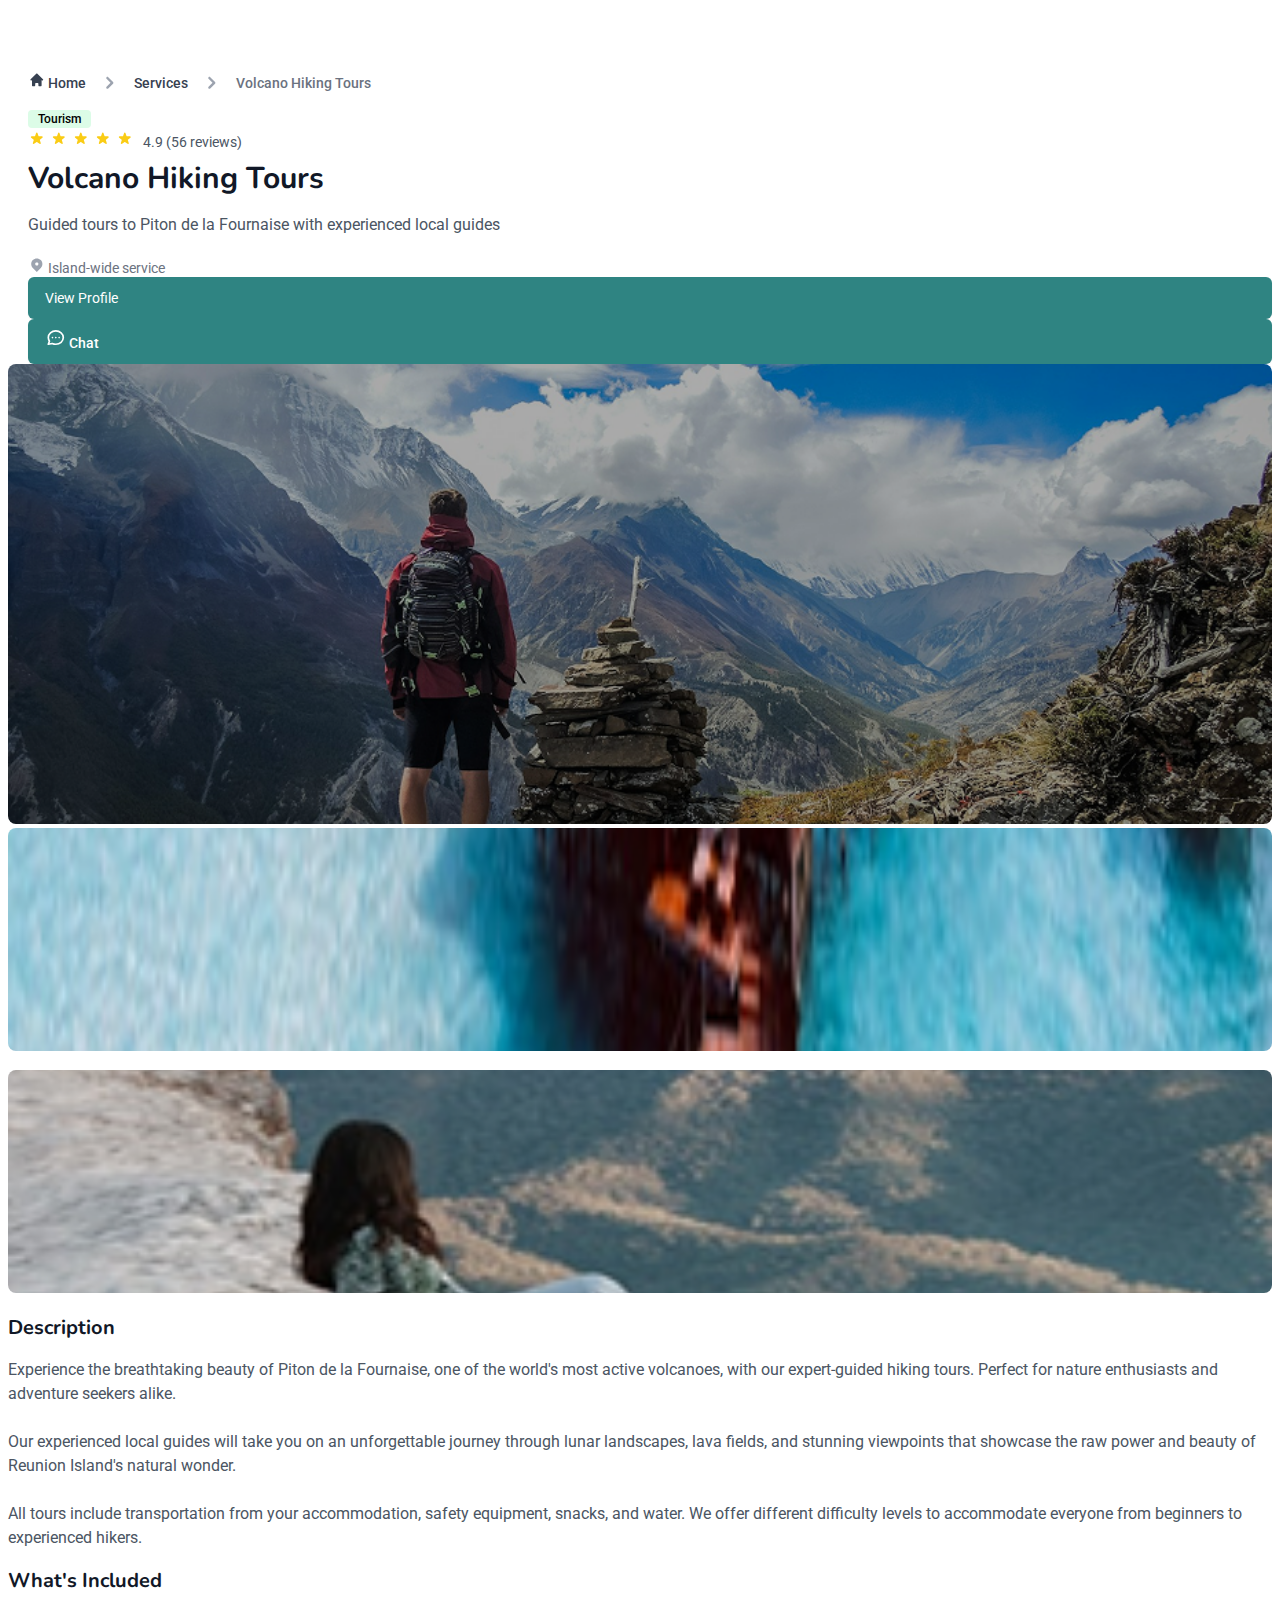
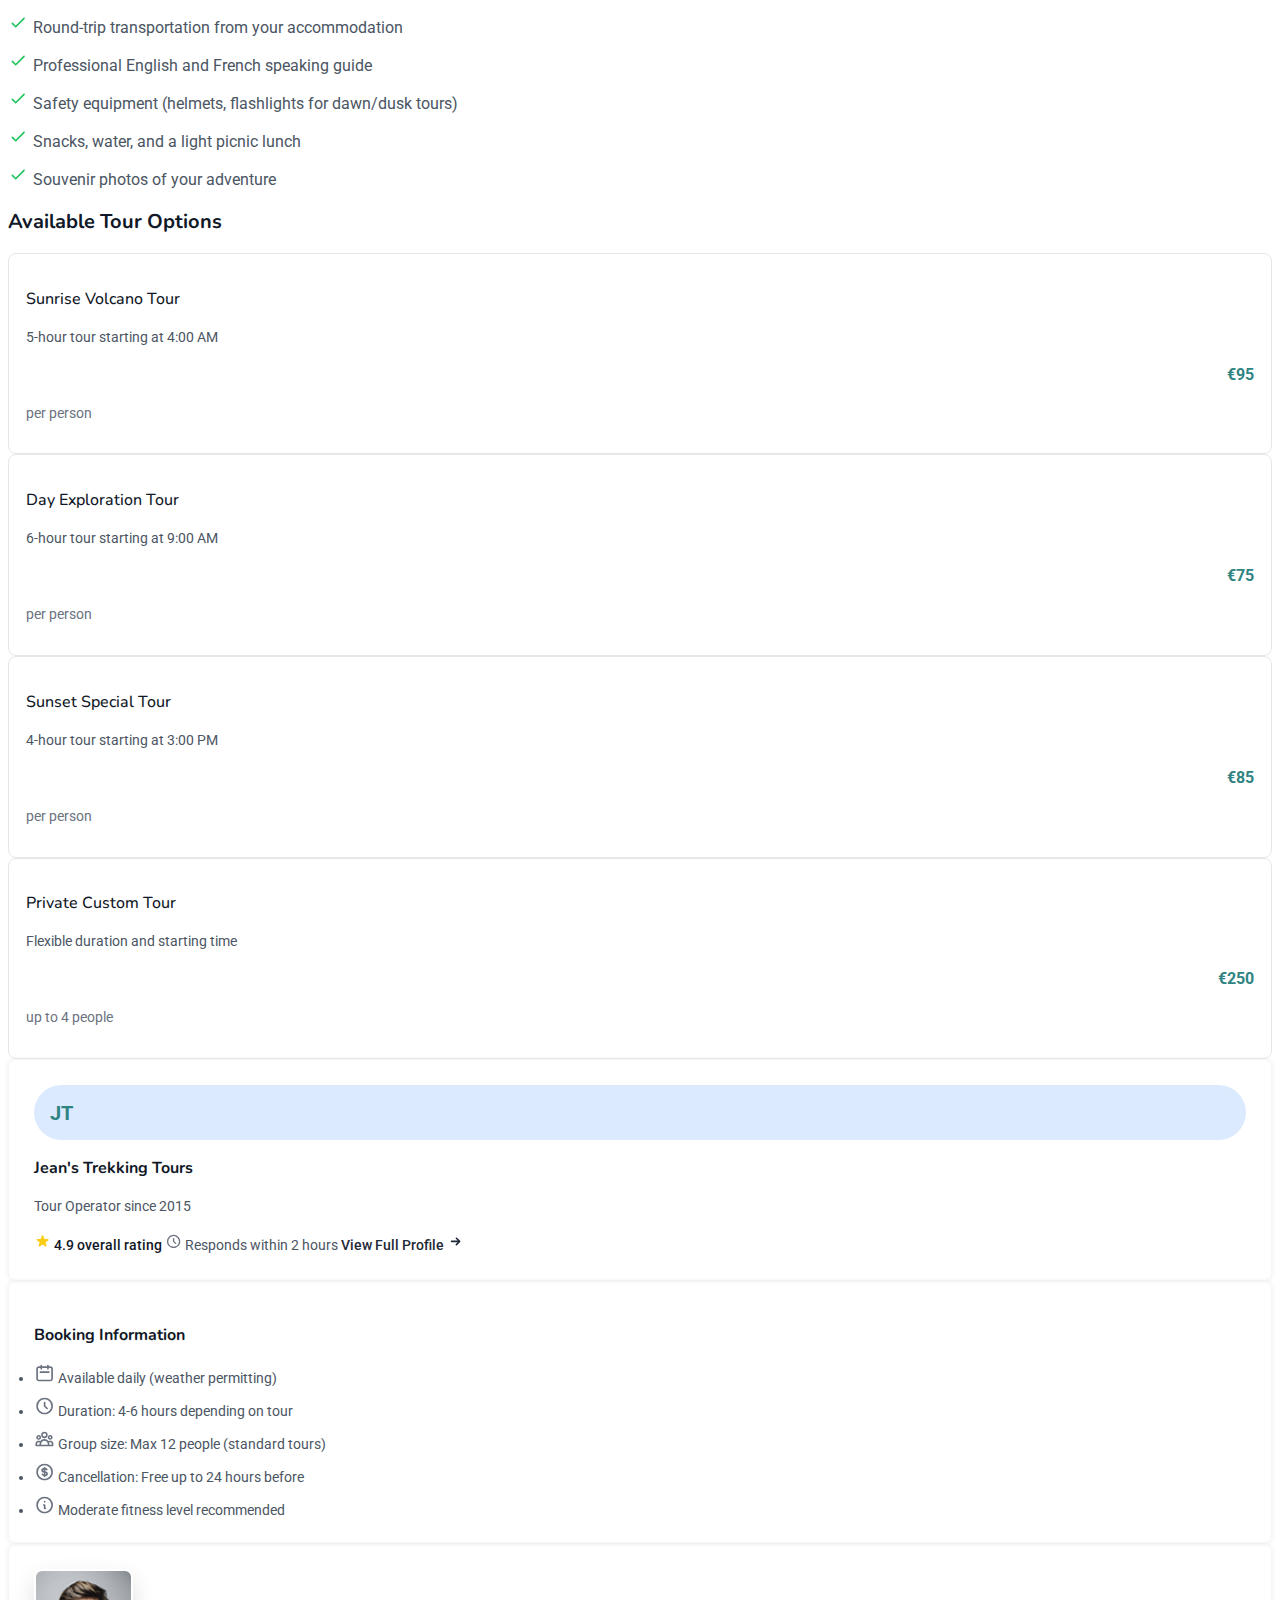
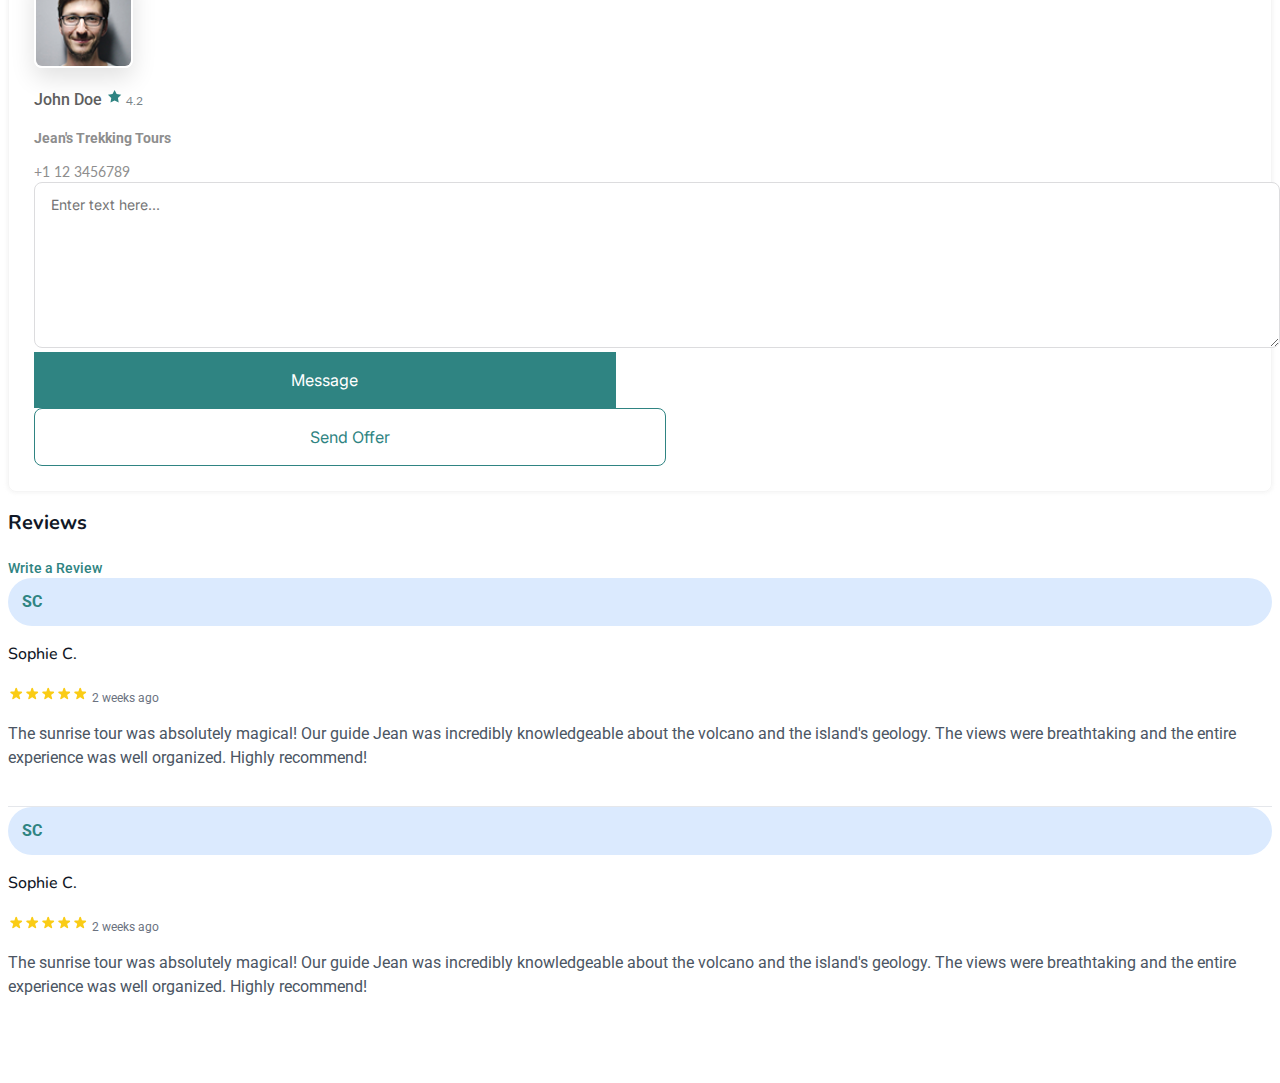
<file: single-services.html>
<!doctype html>
<html lang="en">

<head>
    <meta charset="utf-8">
    <meta name="viewport" content="width=device-width, initial-scale=1">

    <link href="https://cdn.jsdelivr.net/npm/bootstrap@5.0.2/dist/css/bootstrap.min.css" rel="stylesheet"
        integrity="sha384-EVSTQN3/azprG1Anm3QDgpJLIm9Nao0Yz1ztcQTwFspd3yD65VohhpuuCOmLASjC" crossorigin="anonymous">
    <link rel="stylesheet" href="./assets/css/header.css">
    <link rel="stylesheet" href="./assets/css/footer.css">
    <link rel="stylesheet" href="./assets/css/auth.css">
    <link rel="stylesheet" href="./assets/css/home.css">
    <link rel="stylesheet" href="./assets/css/services.css">
    <link rel="stylesheet" href="./assets/css/single-services.css">
    <link rel="stylesheet" href="./assets/css/contractor-public-profile.css">

    <title>Single Services</title>
</head>

<body>

    <div class="main-page-content">
        <div class="container">
            <div class="breadcrumb">
                <ul>
                    <li>
                        <a href="" class="d-flex align-items-center gap-2">
                            <svg width="17" height="17" viewBox="0 0 17 17" fill="none"
                                xmlns="http://www.w3.org/2000/svg">
                                <g clip-path="url(#clip0_3032_21482)">
                                    <path
                                        d="M9.36544 2.63441C9.21542 2.48443 9.01197 2.40018 8.79984 2.40018C8.58771 2.40018 8.38426 2.48443 8.23424 2.63441L2.63424 8.23441C2.48851 8.38529 2.40788 8.58737 2.4097 8.79713C2.41152 9.00688 2.49566 9.20753 2.64398 9.35586C2.79231 9.50419 2.99296 9.58832 3.20272 9.59015C3.41247 9.59197 3.61456 9.51133 3.76544 9.36561L3.99984 9.13121V14.4C3.99984 14.6122 4.08412 14.8157 4.23415 14.9657C4.38418 15.1157 4.58766 15.2 4.79984 15.2H6.39984C6.61201 15.2 6.81549 15.1157 6.96552 14.9657C7.11555 14.8157 7.19984 14.6122 7.19984 14.4V12.8C7.19984 12.5878 7.28412 12.3843 7.43415 12.2343C7.58418 12.0843 7.78766 12 7.99984 12H9.59984C9.81201 12 10.0155 12.0843 10.1655 12.2343C10.3156 12.3843 10.3998 12.5878 10.3998 12.8V14.4C10.3998 14.6122 10.4841 14.8157 10.6342 14.9657C10.7842 15.1157 10.9877 15.2 11.1998 15.2H12.7998C13.012 15.2 13.2155 15.1157 13.3655 14.9657C13.5156 14.8157 13.5998 14.6122 13.5998 14.4V9.13121L13.8342 9.36561C13.9851 9.51133 14.1872 9.59197 14.397 9.59015C14.6067 9.58832 14.8074 9.50419 14.9557 9.35586C15.104 9.20753 15.1882 9.00688 15.19 8.79713C15.1918 8.58737 15.1112 8.38529 14.9654 8.23441L9.36544 2.63441Z"
                                        fill="#374151" />
                                </g>
                                <defs>
                                    <clipPath id="clip0_3032_21482">
                                        <rect width="16" height="16" fill="white"
                                            transform="translate(0.799805 0.800003)" />
                                    </clipPath>
                                </defs>
                            </svg>
                            <span>Home</span>
                        </a>
                    </li>
                    <li>
                        <svg width="8" height="13" viewBox="0 0 8 13" fill="none" xmlns="http://www.w3.org/2000/svg">
                            <path fill-rule="evenodd" clip-rule="evenodd"
                                d="M0.551539 12.4484C0.326574 12.2234 0.200195 11.9182 0.200195 11.6C0.200195 11.2818 0.326574 10.9766 0.551539 10.7516L4.50314 6.8L0.551539 2.8484C0.33295 2.62208 0.211996 2.31896 0.21473 2.00432C0.217464 1.68969 0.343667 1.38871 0.566157 1.16622C0.788647 0.943733 1.08962 0.81753 1.40426 0.814796C1.71889 0.812062 2.02202 0.933016 2.24834 1.15161L7.04834 5.95161C7.2733 6.17664 7.39968 6.48181 7.39968 6.8C7.39968 7.1182 7.2733 7.42337 7.04834 7.64841L2.24834 12.4484C2.02331 12.6734 1.71814 12.7997 1.39994 12.7997C1.08174 12.7997 0.776572 12.6734 0.551539 12.4484Z"
                                fill="#9CA3AF" />
                        </svg>
                    </li>
                    <li><a href="">Services</a></li>
                    <li>
                        <svg width="8" height="13" viewBox="0 0 8 13" fill="none" xmlns="http://www.w3.org/2000/svg">
                            <path fill-rule="evenodd" clip-rule="evenodd"
                                d="M0.551539 12.4484C0.326574 12.2234 0.200195 11.9182 0.200195 11.6C0.200195 11.2818 0.326574 10.9766 0.551539 10.7516L4.50314 6.8L0.551539 2.8484C0.33295 2.62208 0.211996 2.31896 0.21473 2.00432C0.217464 1.68969 0.343667 1.38871 0.566157 1.16622C0.788647 0.943733 1.08962 0.81753 1.40426 0.814796C1.71889 0.812062 2.02202 0.933016 2.24834 1.15161L7.04834 5.95161C7.2733 6.17664 7.39968 6.48181 7.39968 6.8C7.39968 7.1182 7.2733 7.42337 7.04834 7.64841L2.24834 12.4484C2.02331 12.6734 1.71814 12.7997 1.39994 12.7997C1.08174 12.7997 0.776572 12.6734 0.551539 12.4484Z"
                                fill="#9CA3AF" />
                        </svg>
                    </li>
                    <li><a>Volcano Hiking Tours</a></li>
                </ul>
            </div>

            <div class="single-services-hero-section">
                <div class="row">
                    <div class="col-lg-9 col-md-12 col-sm-12">
                        <div class="d-flex align-items-center gap-3">
                            <span class="single-services-category">Tourism</span>
                            <div class="d-flex align-items-center">
                                <svg width="17" height="17" viewBox="0 0 17 17" fill="none"
                                    xmlns="http://www.w3.org/2000/svg">
                                    <path
                                        d="M8.03908 3.1416C8.27908 2.4048 9.32148 2.4048 9.56068 3.1416L10.4167 5.7752C10.469 5.9356 10.5706 6.07535 10.7071 6.17449C10.8436 6.27363 11.008 6.32708 11.1767 6.3272H13.9463C14.7215 6.3272 15.0431 7.3192 14.4167 7.7752L12.1767 9.4024C12.0399 9.50163 11.9381 9.64161 11.8857 9.80229C11.8334 9.96296 11.8333 10.1361 11.8855 10.2968L12.7415 12.9304C12.9815 13.6672 12.1375 14.2808 11.5095 13.8248L9.26948 12.1976C9.13285 12.0984 8.96833 12.045 8.79948 12.045C8.63063 12.045 8.46612 12.0984 8.32948 12.1976L6.08948 13.8248C5.46228 14.2808 4.61908 13.6672 4.85828 12.9304L5.71428 10.2968C5.76642 10.1361 5.76633 9.96296 5.71402 9.80229C5.6617 9.64161 5.55986 9.50163 5.42308 9.4024L3.18388 7.776C2.55748 7.32 2.87988 6.328 3.65428 6.328H6.42308C6.59192 6.32805 6.75644 6.27467 6.8931 6.17552C7.02976 6.07637 7.13154 5.93653 7.18388 5.776L8.03988 3.1424L8.03908 3.1416Z"
                                        fill="#FACC15" />
                                </svg>
                                <svg width="17" height="17" viewBox="0 0 17 17" fill="none"
                                    xmlns="http://www.w3.org/2000/svg">
                                    <path
                                        d="M8.03908 3.1416C8.27908 2.4048 9.32148 2.4048 9.56068 3.1416L10.4167 5.7752C10.469 5.9356 10.5706 6.07535 10.7071 6.17449C10.8436 6.27363 11.008 6.32708 11.1767 6.3272H13.9463C14.7215 6.3272 15.0431 7.3192 14.4167 7.7752L12.1767 9.4024C12.0399 9.50163 11.9381 9.64161 11.8857 9.80229C11.8334 9.96296 11.8333 10.1361 11.8855 10.2968L12.7415 12.9304C12.9815 13.6672 12.1375 14.2808 11.5095 13.8248L9.26948 12.1976C9.13285 12.0984 8.96833 12.045 8.79948 12.045C8.63063 12.045 8.46612 12.0984 8.32948 12.1976L6.08948 13.8248C5.46228 14.2808 4.61908 13.6672 4.85828 12.9304L5.71428 10.2968C5.76642 10.1361 5.76633 9.96296 5.71402 9.80229C5.6617 9.64161 5.55986 9.50163 5.42308 9.4024L3.18388 7.776C2.55748 7.32 2.87988 6.328 3.65428 6.328H6.42308C6.59192 6.32805 6.75644 6.27467 6.8931 6.17552C7.02976 6.07637 7.13154 5.93653 7.18388 5.776L8.03988 3.1424L8.03908 3.1416Z"
                                        fill="#FACC15" />
                                </svg>
                                <svg width="17" height="17" viewBox="0 0 17 17" fill="none"
                                    xmlns="http://www.w3.org/2000/svg">
                                    <path
                                        d="M8.03908 3.1416C8.27908 2.4048 9.32148 2.4048 9.56068 3.1416L10.4167 5.7752C10.469 5.9356 10.5706 6.07535 10.7071 6.17449C10.8436 6.27363 11.008 6.32708 11.1767 6.3272H13.9463C14.7215 6.3272 15.0431 7.3192 14.4167 7.7752L12.1767 9.4024C12.0399 9.50163 11.9381 9.64161 11.8857 9.80229C11.8334 9.96296 11.8333 10.1361 11.8855 10.2968L12.7415 12.9304C12.9815 13.6672 12.1375 14.2808 11.5095 13.8248L9.26948 12.1976C9.13285 12.0984 8.96833 12.045 8.79948 12.045C8.63063 12.045 8.46612 12.0984 8.32948 12.1976L6.08948 13.8248C5.46228 14.2808 4.61908 13.6672 4.85828 12.9304L5.71428 10.2968C5.76642 10.1361 5.76633 9.96296 5.71402 9.80229C5.6617 9.64161 5.55986 9.50163 5.42308 9.4024L3.18388 7.776C2.55748 7.32 2.87988 6.328 3.65428 6.328H6.42308C6.59192 6.32805 6.75644 6.27467 6.8931 6.17552C7.02976 6.07637 7.13154 5.93653 7.18388 5.776L8.03988 3.1424L8.03908 3.1416Z"
                                        fill="#FACC15" />
                                </svg>
                                <svg width="17" height="17" viewBox="0 0 17 17" fill="none"
                                    xmlns="http://www.w3.org/2000/svg">
                                    <path
                                        d="M8.03908 3.1416C8.27908 2.4048 9.32148 2.4048 9.56068 3.1416L10.4167 5.7752C10.469 5.9356 10.5706 6.07535 10.7071 6.17449C10.8436 6.27363 11.008 6.32708 11.1767 6.3272H13.9463C14.7215 6.3272 15.0431 7.3192 14.4167 7.7752L12.1767 9.4024C12.0399 9.50163 11.9381 9.64161 11.8857 9.80229C11.8334 9.96296 11.8333 10.1361 11.8855 10.2968L12.7415 12.9304C12.9815 13.6672 12.1375 14.2808 11.5095 13.8248L9.26948 12.1976C9.13285 12.0984 8.96833 12.045 8.79948 12.045C8.63063 12.045 8.46612 12.0984 8.32948 12.1976L6.08948 13.8248C5.46228 14.2808 4.61908 13.6672 4.85828 12.9304L5.71428 10.2968C5.76642 10.1361 5.76633 9.96296 5.71402 9.80229C5.6617 9.64161 5.55986 9.50163 5.42308 9.4024L3.18388 7.776C2.55748 7.32 2.87988 6.328 3.65428 6.328H6.42308C6.59192 6.32805 6.75644 6.27467 6.8931 6.17552C7.02976 6.07637 7.13154 5.93653 7.18388 5.776L8.03988 3.1424L8.03908 3.1416Z"
                                        fill="#FACC15" />
                                </svg>
                                <svg width="17" height="17" viewBox="0 0 17 17" fill="none"
                                    xmlns="http://www.w3.org/2000/svg">
                                    <path
                                        d="M8.03908 3.1416C8.27908 2.4048 9.32148 2.4048 9.56068 3.1416L10.4167 5.7752C10.469 5.9356 10.5706 6.07535 10.7071 6.17449C10.8436 6.27363 11.008 6.32708 11.1767 6.3272H13.9463C14.7215 6.3272 15.0431 7.3192 14.4167 7.7752L12.1767 9.4024C12.0399 9.50163 11.9381 9.64161 11.8857 9.80229C11.8334 9.96296 11.8333 10.1361 11.8855 10.2968L12.7415 12.9304C12.9815 13.6672 12.1375 14.2808 11.5095 13.8248L9.26948 12.1976C9.13285 12.0984 8.96833 12.045 8.79948 12.045C8.63063 12.045 8.46612 12.0984 8.32948 12.1976L6.08948 13.8248C5.46228 14.2808 4.61908 13.6672 4.85828 12.9304L5.71428 10.2968C5.76642 10.1361 5.76633 9.96296 5.71402 9.80229C5.6617 9.64161 5.55986 9.50163 5.42308 9.4024L3.18388 7.776C2.55748 7.32 2.87988 6.328 3.65428 6.328H6.42308C6.59192 6.32805 6.75644 6.27467 6.8931 6.17552C7.02976 6.07637 7.13154 5.93653 7.18388 5.776L8.03988 3.1424L8.03908 3.1416Z"
                                        fill="#FACC15" />
                                </svg>
                                <span class="rating-text">
                                    4.9 (56 reviews)
                                </span>
                            </div>
                        </div>
                        <h1 class="single-services-title">Volcano Hiking Tours</h1>
                        <p class="single-services-description">Guided tours to Piton de la Fournaise with experienced
                            local guides</p>
                        <span class="d-flex align-items-center gap-2 single-services-location">
                            <svg width="17" height="17" viewBox="0 0 17 17" fill="none"
                                xmlns="http://www.w3.org/2000/svg">
                                <g clip-path="url(#clip0_3032_21185)">
                                    <path fill-rule="evenodd" clip-rule="evenodd"
                                        d="M4.83962 4.03997C5.88988 2.98972 7.31433 2.39969 8.79962 2.39969C10.2849 2.39969 11.7094 2.98972 12.7596 4.03997C13.8099 5.09023 14.3999 6.51469 14.3999 7.99997C14.3999 9.48526 13.8099 10.9097 12.7596 11.96L8.79962 15.92L4.83962 11.96C4.31955 11.44 3.90701 10.8226 3.62555 10.1431C3.34409 9.46367 3.19922 8.73542 3.19922 7.99997C3.19922 7.26452 3.34409 6.53628 3.62555 5.85682C3.90701 5.17735 4.31955 4.55999 4.83962 4.03997ZM8.79962 9.59997C9.22397 9.59997 9.63094 9.4314 9.93099 9.13134C10.2311 8.83129 10.3996 8.42432 10.3996 7.99997C10.3996 7.57563 10.2311 7.16866 9.93099 6.8686C9.63094 6.56855 9.22397 6.39997 8.79962 6.39997C8.37528 6.39997 7.96831 6.56855 7.66825 6.8686C7.36819 7.16866 7.19962 7.57563 7.19962 7.99997C7.19962 8.42432 7.36819 8.83129 7.66825 9.13134C7.96831 9.4314 8.37528 9.59997 8.79962 9.59997Z"
                                        fill="#9CA3AF" />
                                </g>
                                <defs>
                                    <clipPath id="clip0_3032_21185">
                                        <rect width="16" height="16" fill="white"
                                            transform="translate(0.799805 0.799988)" />
                                    </clipPath>
                                </defs>
                            </svg>
                            Island-wide service
                        </span>
                    </div>
                    <div class="col-lg-3 col-md-12 col-sm-12 d-flex justify-content-end align-items-center gap-3 single-services-hero-section-btns">
                        <a href="#" class="btn-view-profile">View Profile</a>
                        <a href="#" class="btn-chat d-flex align-items-center gap-2">
                            <svg width="21" height="21" viewBox="0 0 21 21" fill="none"
                                xmlns="http://www.w3.org/2000/svg">
                                <g clip-path="url(#clip0_3032_21195)">
                                    <path
                                        d="M7.46598 10.6H7.47432M10.7993 10.6H10.8076M14.1326 10.6H14.141M18.2993 10.6C18.2993 14.2817 14.941 17.2667 10.7993 17.2667C9.57318 17.2708 8.36164 17.0006 7.25348 16.4758L3.29932 17.2667L4.46182 14.1667C3.72598 13.135 3.29932 11.9117 3.29932 10.6C3.29932 6.91833 6.65765 3.93333 10.7993 3.93333C14.941 3.93333 18.2993 6.91833 18.2993 10.6Z"
                                        stroke="white" stroke-width="1.66667" stroke-linecap="round"
                                        stroke-linejoin="round" />
                                </g>
                                <defs>
                                    <clipPath id="clip0_3032_21195">
                                        <rect width="20" height="20" fill="white"
                                            transform="translate(0.799316 0.600006)" />
                                    </clipPath>
                                </defs>
                            </svg>
                            Chat
                        </a>
                    </div>
                </div>
            </div>
            <div class="row mt-4">
                <div class="col-md-9">
                    <img src="./assets/images/single-service.png" alt="" class="single-service-image1">
                </div>
                <div class="col-md-3">
                    <img src="./assets/images/single-services-2.png" alt="" class="single-service-image2">
                    <img src="./assets/images/single-services-3.png" alt="" class="single-service-image2">
                </div>
            </div>
            <div class="row mt-4 justify-content-between">
                <div class="col-md-7">
                    <h2 class="single-description-title">Description</h2>
                    <p class="single-description-text">
                        Experience the breathtaking beauty of Piton de la Fournaise, one of the world's most active
                        volcanoes, with our expert-guided hiking tours. Perfect for nature enthusiasts and adventure
                        seekers alike.
                        <br /><br />
                        Our experienced local guides will take you on an unforgettable journey through lunar landscapes,
                        lava fields, and stunning viewpoints that showcase the raw power and beauty of Reunion Island's
                        natural wonder.
                        <br /><br />
                        All tours include transportation from your accommodation, safety equipment, snacks, and water.
                        We offer different difficulty levels to accommodate everyone from beginners to experienced
                        hikers.
                    </p>
                    <h2 class="single-description-title">What's Included</h2>
                    <ul class="single-description-list">
                        <li class="d-flex align-items-center gap-2">
                            <svg width="21" height="21" viewBox="0 0 21 21" fill="none"
                                xmlns="http://www.w3.org/2000/svg">
                                <path d="M4.3667 11.4335L7.70003 14.7668L16.0334 6.43347" stroke="#22C55E"
                                    stroke-width="1.66667" stroke-linecap="round" stroke-linejoin="round" />
                            </svg>
                            Round-trip transportation from your accommodation
                        </li>
                        <li class="d-flex align-items-center gap-2">
                            <svg width="21" height="21" viewBox="0 0 21 21" fill="none"
                                xmlns="http://www.w3.org/2000/svg">
                                <path d="M4.3667 11.4335L7.70003 14.7668L16.0334 6.43347" stroke="#22C55E"
                                    stroke-width="1.66667" stroke-linecap="round" stroke-linejoin="round" />
                            </svg>
                            Professional English and French speaking guide
                        </li>
                        <li class="d-flex align-items-center gap-2">
                            <svg width="21" height="21" viewBox="0 0 21 21" fill="none"
                                xmlns="http://www.w3.org/2000/svg">
                                <path d="M4.3667 11.4335L7.70003 14.7668L16.0334 6.43347" stroke="#22C55E"
                                    stroke-width="1.66667" stroke-linecap="round" stroke-linejoin="round" />
                            </svg>
                            Safety equipment (helmets, flashlights for dawn/dusk tours)
                        </li>
                        <li class="d-flex align-items-center gap-2">
                            <svg width="21" height="21" viewBox="0 0 21 21" fill="none"
                                xmlns="http://www.w3.org/2000/svg">
                                <path d="M4.3667 11.4335L7.70003 14.7668L16.0334 6.43347" stroke="#22C55E"
                                    stroke-width="1.66667" stroke-linecap="round" stroke-linejoin="round" />
                            </svg>
                            Snacks, water, and a light picnic lunch
                        </li>
                        <li class="d-flex align-items-center gap-2">
                            <svg width="21" height="21" viewBox="0 0 21 21" fill="none"
                                xmlns="http://www.w3.org/2000/svg">
                                <path d="M4.3667 11.4335L7.70003 14.7668L16.0334 6.43347" stroke="#22C55E"
                                    stroke-width="1.66667" stroke-linecap="round" stroke-linejoin="round" />
                            </svg>
                            Souvenir photos of your adventure
                        </li>
                    </ul>
                    <h2 class="single-description-title mt-5">Available Tour Options</h2>
                    <div class="tour-optios-box d-flex align-items-center justify-content-between mt-3">
                        <div>
                            <h3 class="tour-optios-box-title m-0">Sunrise Volcano Tour</h3>
                            <p class="tour-optios-box-description m-0">5-hour tour starting at 4:00 AM</p>
                        </div>
                        <div>
                            <p class="tour-optios-box-price m-0">€95</p>
                            <p class="tour-optios-box-per-person m-0">per person</p>
                        </div>
                    </div>
                    <div class="tour-optios-box d-flex align-items-center justify-content-between mt-3">
                        <div>
                            <h3 class="tour-optios-box-title m-0">Day Exploration Tour</h3>
                            <p class="tour-optios-box-description m-0">6-hour tour starting at 9:00 AM</p>
                        </div>
                        <div>
                            <p class="tour-optios-box-price m-0">€75</p>
                            <p class="tour-optios-box-per-person m-0">per person</p>
                        </div>
                    </div>
                    <div class="tour-optios-box d-flex align-items-center justify-content-between mt-3">
                        <div>
                            <h3 class="tour-optios-box-title m-0">Sunset Special Tour</h3>
                            <p class="tour-optios-box-description m-0">4-hour tour starting at 3:00 PM</p>
                        </div>
                        <div>
                            <p class="tour-optios-box-price m-0">€85</p>
                            <p class="tour-optios-box-per-person m-0">per person</p>
                        </div>
                    </div>
                    <div class="tour-optios-box d-flex align-items-center justify-content-between mt-3">
                        <div>
                            <h3 class="tour-optios-box-title m-0">Private Custom Tour</h3>
                            <p class="tour-optios-box-description m-0">Flexible duration and starting time</p>
                        </div>
                        <div>
                            <p class="tour-optios-box-price m-0">€250</p>
                            <p class="tour-optios-box-per-person m-0">up to 4 people</p>
                        </div>
                    </div>
                </div>
                <div class="col-lg-4 col-md-5 col-sm-12">
                    <div class="single-service-provider-profile-box">
                        <div class="sspp-profile-box d-flex align-items-center gap-3">
                            <div class="sspp-profile-box-image">JT</div>
                            <div>
                                <h3 class="sspp-profile-box-name m-0">Jean's Trekking Tours</h3>
                                <p class="sspp-profile-box-description m-0">Tour Operator since 2015</p>
                            </div>
                        </div>
                        <span class="sspp-profile-box-rating d-flex align-items-center gap-1 mt-3">
                            <svg width="17" height="17" viewBox="0 0 17 17" fill="none"
                                xmlns="http://www.w3.org/2000/svg">
                                <path
                                    d="M7.83937 2.74169C8.07937 2.00489 9.12178 2.00489 9.36097 2.74169L10.217 5.37529C10.2693 5.53568 10.3709 5.67543 10.5074 5.77457C10.6439 5.87371 10.8083 5.92716 10.977 5.92729H13.7466C14.5218 5.92729 14.8434 6.91929 14.217 7.37529L11.977 9.00249C11.8402 9.10171 11.7384 9.24169 11.686 9.40237C11.6337 9.56304 11.6336 9.73616 11.6858 9.89689L12.5418 12.5305C12.7818 13.2673 11.9378 13.8809 11.3098 13.4249L9.06977 11.7977C8.93314 11.6985 8.76862 11.6451 8.59977 11.6451C8.43093 11.6451 8.26641 11.6985 8.12977 11.7977L5.88977 13.4249C5.26257 13.8809 4.41937 13.2673 4.65857 12.5305L5.51457 9.89689C5.56671 9.73616 5.56662 9.56304 5.51431 9.40237C5.462 9.24169 5.36015 9.10171 5.22337 9.00249L2.98417 7.37609C2.35777 6.92009 2.68017 5.92809 3.45457 5.92809H6.22337C6.39221 5.92813 6.55674 5.87476 6.69339 5.77561C6.83005 5.67645 6.93184 5.53661 6.98417 5.37609L7.84018 2.74249L7.83937 2.74169Z"
                                    fill="#FACC15" />
                            </svg>
                            4.9 overall rating
                        </span>
                        <span class="sspp-profile-box-response d-flex align-items-center gap-1 mt-3">
                            <svg width="17" height="17" viewBox="0 0 17 17" fill="none"
                                xmlns="http://www.w3.org/2000/svg">
                                <path
                                    d="M8.6001 5.73342V8.40009L10.6001 10.4001M14.6001 8.40009C14.6001 9.18802 14.4449 9.96823 14.1434 10.6962C13.8418 11.4241 13.3999 12.0856 12.8427 12.6427C12.2856 13.1999 11.6242 13.6418 10.8962 13.9434C10.1682 14.2449 9.38803 14.4001 8.6001 14.4001C7.81217 14.4001 7.03195 14.2449 6.304 13.9434C5.57604 13.6418 4.91461 13.1999 4.35746 12.6427C3.80031 12.0856 3.35835 11.4241 3.05682 10.6962C2.75529 9.96823 2.6001 9.18802 2.6001 8.40009C2.6001 6.80879 3.23224 5.28266 4.35746 4.15744C5.48268 3.03223 7.0088 2.40009 8.6001 2.40009C10.1914 2.40009 11.7175 3.03223 12.8427 4.15744C13.968 5.28266 14.6001 6.80879 14.6001 8.40009Z"
                                    stroke="#6B7280" stroke-width="1.33333" stroke-linecap="round"
                                    stroke-linejoin="round" />
                            </svg>
                            Responds within 2 hours
                        </span>
                        <a href="#" class="sspp-profile-box-link d-flex align-items-center gap-1 mt-3">
                            View Full Profile
                            <svg width="17" height="17" viewBox="0 0 17 17" fill="none"
                                xmlns="http://www.w3.org/2000/svg">
                                <g clip-path="url(#clip0_3032_21429)">
                                    <path fill-rule="evenodd" clip-rule="evenodd"
                                        d="M8.83469 4.6345C8.98472 4.48452 9.18816 4.40027 9.40029 4.40027C9.61242 4.40027 9.81587 4.48452 9.96589 4.6345L13.1659 7.8345C13.3159 7.98452 13.4001 8.18797 13.4001 8.4001C13.4001 8.61223 13.3159 8.81568 13.1659 8.9657L9.96589 12.1657C9.81501 12.3114 9.61293 12.3921 9.40317 12.3902C9.19342 12.3884 8.99276 12.3043 8.84444 12.156C8.69611 12.0076 8.61198 11.807 8.61015 11.5972C8.60833 11.3875 8.68897 11.1854 8.83469 11.0345L10.6691 9.2001H4.60029C4.38812 9.2001 4.18464 9.11581 4.03461 8.96578C3.88458 8.81575 3.80029 8.61227 3.80029 8.4001C3.80029 8.18792 3.88458 7.98444 4.03461 7.83441C4.18464 7.68438 4.38812 7.6001 4.60029 7.6001H10.6691L8.83469 5.7657C8.68472 5.61568 8.60046 5.41223 8.60046 5.2001C8.60046 4.98797 8.68472 4.78452 8.83469 4.6345Z"
                                        fill="#1F2937" />
                                </g>
                                <defs>
                                    <clipPath id="clip0_3032_21429">
                                        <rect width="16" height="16" fill="white"
                                            transform="translate(0.600098 0.400085)" />
                                    </clipPath>
                                </defs>
                            </svg>
                        </a>
                    </div>
                    <div class="single-service-booking-info mt-4">
                        <h3 class="single-service-booking-info-title">Booking Information</h3>
                        <ul class="single-service-booking-info-list mt-3">
                            <li class="d-flex align-items-center gap-2">
                                <svg width="21" height="20" viewBox="0 0 21 20" fill="none"
                                    xmlns="http://www.w3.org/2000/svg">
                                    <path
                                        d="M7.26676 5.83346V2.50012M13.9334 5.83346V2.50012M6.43343 9.16679H14.7668M4.76676 17.5001H16.4334C16.8755 17.5001 17.2994 17.3245 17.6119 17.012C17.9245 16.6994 18.1001 16.2755 18.1001 15.8335V5.83346C18.1001 5.39143 17.9245 4.9675 17.6119 4.65494C17.2994 4.34238 16.8755 4.16679 16.4334 4.16679H4.76676C4.32474 4.16679 3.90081 4.34238 3.58825 4.65494C3.27569 4.9675 3.1001 5.39143 3.1001 5.83346V15.8335C3.1001 16.2755 3.27569 16.6994 3.58825 17.012C3.90081 17.3245 4.32474 17.5001 4.76676 17.5001Z"
                                        stroke="#6B7280" stroke-width="1.66667" stroke-linecap="round"
                                        stroke-linejoin="round" />
                                </svg>
                                Available daily (weather permitting)
                            </li>
                            <li class="d-flex align-items-center gap-2">
                                <svg width="21" height="20" viewBox="0 0 21 20" fill="none"
                                    xmlns="http://www.w3.org/2000/svg">
                                    <path
                                        d="M10.6001 6.66679V10.0001L13.1001 12.5001M18.1001 10.0001C18.1001 10.985 17.9061 11.9603 17.5292 12.8702C17.1523 13.7802 16.5998 14.607 15.9034 15.3034C15.207 15.9999 14.3802 16.5523 13.4702 16.9292C12.5603 17.3061 11.585 17.5001 10.6001 17.5001C9.61518 17.5001 8.63991 17.3061 7.72997 16.9292C6.82003 16.5523 5.99324 15.9999 5.2968 15.3034C4.60036 14.607 4.04791 13.7802 3.671 12.8702C3.29409 11.9603 3.1001 10.985 3.1001 10.0001C3.1001 8.011 3.89027 6.10334 5.2968 4.69682C6.70332 3.2903 8.61097 2.50012 10.6001 2.50012C12.5892 2.50012 14.4969 3.2903 15.9034 4.69682C17.3099 6.10334 18.1001 8.011 18.1001 10.0001Z"
                                        stroke="#6B7280" stroke-width="1.66667" stroke-linecap="round"
                                        stroke-linejoin="round" />
                                </svg>
                                Duration: 4-6 hours depending on tour
                            </li>
                            <li class="d-flex align-items-center gap-2">
                                <svg width="21" height="20" viewBox="0 0 21 20" fill="none"
                                    xmlns="http://www.w3.org/2000/svg">
                                    <path
                                        d="M14.519 16.5501H18.6128V14.9126C18.6128 14.4021 18.4537 13.9043 18.1577 13.4885C17.8617 13.0726 17.4435 12.7593 16.9612 12.592C16.4789 12.4248 15.9565 12.412 15.4666 12.5554C14.9766 12.6988 14.5436 12.9913 14.2276 13.3922M14.519 16.5501H6.33154M14.519 16.5501V14.9126C14.519 14.3755 14.4159 13.8621 14.2276 13.3922M14.2276 13.3922C13.9235 12.6323 13.3988 11.981 12.7211 11.5222C12.0433 11.0635 11.2437 10.8182 10.4253 10.8182C9.60688 10.8182 8.80725 11.0635 8.12952 11.5222C7.45179 11.981 6.92707 12.6323 6.62302 13.3922M6.33154 16.5501H2.23779V14.9126C2.23783 14.4021 2.39691 13.9043 2.6929 13.4885C2.9889 13.0726 3.40712 12.7593 3.88942 12.592C4.37171 12.4248 4.89413 12.412 5.38403 12.5554C5.87394 12.6988 6.307 12.9913 6.62302 13.3922M6.33154 16.5501V14.9126C6.33154 14.3755 6.43471 13.8621 6.62302 13.3922M12.8815 5.90632C12.8815 6.55776 12.6228 7.18252 12.1621 7.64315C11.7015 8.10379 11.0767 8.36257 10.4253 8.36257C9.77386 8.36257 9.1491 8.10379 8.68846 7.64315C8.22783 7.18252 7.96904 6.55776 7.96904 5.90632C7.96904 5.25489 8.22783 4.63013 8.68846 4.16949C9.1491 3.70886 9.77386 3.45007 10.4253 3.45007C11.0767 3.45007 11.7015 3.70886 12.1621 4.16949C12.6228 4.63013 12.8815 5.25489 12.8815 5.90632ZM17.794 8.36257C17.794 8.79687 17.6215 9.21337 17.3144 9.52046C17.0073 9.82755 16.5908 10.0001 16.1565 10.0001C15.7223 10.0001 15.3057 9.82755 14.9987 9.52046C14.6916 9.21337 14.519 8.79687 14.519 8.36257C14.519 7.92828 14.6916 7.51178 14.9987 7.20469C15.3057 6.8976 15.7223 6.72507 16.1565 6.72507C16.5908 6.72507 17.0073 6.8976 17.3144 7.20469C17.6215 7.51178 17.794 7.92828 17.794 8.36257ZM6.33154 8.36257C6.33154 8.79687 6.15902 9.21337 5.85193 9.52046C5.54484 9.82755 5.12834 10.0001 4.69404 10.0001C4.25975 10.0001 3.84325 9.82755 3.53616 9.52046C3.22906 9.21337 3.05654 8.79687 3.05654 8.36257C3.05654 7.92828 3.22906 7.51178 3.53616 7.20469C3.84325 6.8976 4.25975 6.72507 4.69404 6.72507C5.12834 6.72507 5.54484 6.8976 5.85193 7.20469C6.15902 7.51178 6.33154 7.92828 6.33154 8.36257Z"
                                        stroke="#6B7280" stroke-width="1.6375" stroke-linecap="round"
                                        stroke-linejoin="round" />
                                </svg>
                                Group size: Max 12 people (standard
                                tours)
                            </li>
                            <li class="d-flex align-items-center gap-2">
                                <svg width="21" height="20" viewBox="0 0 21 20" fill="none"
                                    xmlns="http://www.w3.org/2000/svg">
                                    <path
                                        d="M10.6001 6.66679C9.21926 6.66679 8.1001 7.41262 8.1001 8.33346C8.1001 9.25429 9.21926 10.0001 10.6001 10.0001C11.9809 10.0001 13.1001 10.746 13.1001 11.6668C13.1001 12.5876 11.9809 13.3335 10.6001 13.3335M10.6001 6.66679C11.5251 6.66679 12.3334 7.00179 12.7659 7.50012M10.6001 6.66679V5.83346M10.6001 6.66679V13.3335M10.6001 13.3335V14.1668M10.6001 13.3335C9.6751 13.3335 8.86676 12.9985 8.43426 12.5001M18.1001 10.0001C18.1001 10.985 17.9061 11.9603 17.5292 12.8702C17.1523 13.7802 16.5998 14.607 15.9034 15.3034C15.207 15.9999 14.3802 16.5523 13.4702 16.9292C12.5603 17.3061 11.585 17.5001 10.6001 17.5001C9.61518 17.5001 8.63991 17.3061 7.72997 16.9292C6.82003 16.5523 5.99324 15.9999 5.2968 15.3034C4.60036 14.607 4.04791 13.7802 3.671 12.8702C3.29409 11.9603 3.1001 10.985 3.1001 10.0001C3.1001 8.011 3.89027 6.10334 5.2968 4.69682C6.70332 3.2903 8.61097 2.50012 10.6001 2.50012C12.5892 2.50012 14.4969 3.2903 15.9034 4.69682C17.3099 6.10334 18.1001 8.011 18.1001 10.0001Z"
                                        stroke="#6B7280" stroke-width="1.66667" stroke-linecap="round"
                                        stroke-linejoin="round" />
                                </svg>
                                Cancellation: Free up to 24 hours before
                            </li>
                            <li class="d-flex align-items-center gap-2">
                                <svg width="21" height="20" viewBox="0 0 21 20" fill="none"
                                    xmlns="http://www.w3.org/2000/svg">
                                    <path
                                        d="M11.4334 13.3335H10.6001V10.0001H9.76676M10.6001 6.66679H10.6084M18.1001 10.0001C18.1001 10.985 17.9061 11.9603 17.5292 12.8702C17.1523 13.7802 16.5998 14.607 15.9034 15.3034C15.207 15.9999 14.3802 16.5523 13.4702 16.9292C12.5603 17.3061 11.585 17.5001 10.6001 17.5001C9.61518 17.5001 8.63991 17.3061 7.72997 16.9292C6.82003 16.5523 5.99324 15.9999 5.2968 15.3034C4.60036 14.607 4.04791 13.7802 3.671 12.8702C3.29409 11.9603 3.1001 10.985 3.1001 10.0001C3.1001 8.011 3.89027 6.10334 5.2968 4.69682C6.70332 3.2903 8.61097 2.50012 10.6001 2.50012C12.5892 2.50012 14.4969 3.2903 15.9034 4.69682C17.3099 6.10334 18.1001 8.011 18.1001 10.0001Z"
                                        stroke="#6B7280" stroke-width="1.66667" stroke-linecap="round"
                                        stroke-linejoin="round" />
                                </svg>
                                Moderate fitness level recommended
                            </li>
                        </ul>
                    </div>
                    <div class="single-service-comment-box mt-4">
                        <div class="single-service-comment-profile d-flex align-items-center gap-3">
                            <div class="single-service-comment-profile-img">
                                <img src="./assets/images/comment-profile.png" alt="">
                            </div>
                            <div>
                                <h3 class="single-service-comment-profile-name d-flex align-items-center gap-2 m-0">John
                                    Doe
                                    <span>
                                        <svg width="17" height="17" viewBox="0 0 17 17" fill="none"
                                            xmlns="http://www.w3.org/2000/svg">
                                            <path
                                                d="M8.59999 12.4335L4.48532 14.5968L5.27132 10.0148L1.93799 6.77015L6.53799 6.10348L8.59532 1.93481L10.6527 6.10348L15.2527 6.77015L11.9193 10.0148L12.7053 14.5968L8.59999 12.4335Z"
                                                fill="#2F8482" />
                                        </svg>
                                        4.2
                                    </span>
                                </h3>
                                <p class="single-service-comment-profile-name-2 m-0">Jean's Trekking Tours</p>
                                <a href="tel:+1 12 3456789" class="single-service-comment-profile-number m-0">+1 12
                                    3456789</a>
                            </div>
                        </div>
                        <form action="" class="mt-4">
                            <textarea class="comment-field" placeholder="Enter text here..."></textarea>
                            <div class="d-flex justify-content-between align-items-center mt-3">
                                <button type="submit" class="submit-btn-comment">Message</button>
                                <a href="#" class="send-offer-btn">Send Offer</a>
                            </div>
                        </form>
                    </div>
                </div>
            </div>
            <div class="row mt-4">
                <div class="col-md-7">
                    <div class="d-flex justify-content-between align-items-center">
                        <h2 class="single-service-review-title">Reviews</h2>
                        <a href="#" class="write-btn-review">Write a Review</a>
                    </div>
                    <div class="single-services-comments mt-3">
                        <div class="single-service-comment">
                            <div class="commenter-profile d-flex align-items-center gap-3">
                                <div class="commenter-profile-img">
                                    SC
                                </div>
                                <div>
                                    <h3 class="commenter-profile-name m-0">Sophie C.</h3>
                                    <span class="commenter-profile-date d-flex align-items-center gap-2">
                                        <svg width="81" height="16" viewBox="0 0 81 16" fill="none"
                                            xmlns="http://www.w3.org/2000/svg">
                                            <path
                                                d="M7.43947 2.34166C7.67947 1.60486 8.72187 1.60486 8.96107 2.34166L9.81707 4.97526C9.86937 5.13565 9.97103 5.27541 10.1075 5.37455C10.244 5.47369 10.4084 5.52714 10.5771 5.52726H13.3467C14.1219 5.52726 14.4435 6.51926 13.8171 6.97526L11.5771 8.60246C11.4403 8.70169 11.3385 8.84167 11.2861 9.00234C11.2338 9.16302 11.2337 9.33613 11.2859 9.49686L12.1419 12.1305C12.3819 12.8673 11.5379 13.4809 10.9099 13.0249L8.66987 11.3977C8.53324 11.2985 8.36872 11.245 8.19987 11.245C8.03103 11.245 7.86651 11.2985 7.72987 11.3977L5.48987 13.0249C4.86267 13.4809 4.01947 12.8673 4.25867 12.1305L5.11467 9.49686C5.16681 9.33613 5.16672 9.16302 5.11441 9.00234C5.06209 8.84167 4.96025 8.70169 4.82347 8.60246L2.58427 6.97606C1.95787 6.52006 2.28027 5.52806 3.05467 5.52806H5.82347C5.99231 5.52811 6.15683 5.47473 6.29349 5.37558C6.43015 5.27643 6.53193 5.13658 6.58427 4.97606L7.44027 2.34246L7.43947 2.34166Z"
                                                fill="#FACC15" />
                                            <path
                                                d="M23.4395 2.34166C23.6795 1.60486 24.7219 1.60486 24.9611 2.34166L25.8171 4.97526C25.8694 5.13565 25.971 5.27541 26.1075 5.37455C26.244 5.47369 26.4084 5.52714 26.5771 5.52726H29.3467C30.1219 5.52726 30.4435 6.51926 29.8171 6.97526L27.5771 8.60246C27.4403 8.70169 27.3385 8.84167 27.2861 9.00234C27.2338 9.16302 27.2337 9.33613 27.2859 9.49686L28.1419 12.1305C28.3819 12.8673 27.5379 13.4809 26.9099 13.0249L24.6699 11.3977C24.5332 11.2985 24.3687 11.245 24.1999 11.245C24.031 11.245 23.8665 11.2985 23.7299 11.3977L21.4899 13.0249C20.8627 13.4809 20.0195 12.8673 20.2587 12.1305L21.1147 9.49686C21.1668 9.33613 21.1667 9.16302 21.1144 9.00234C21.0621 8.84167 20.9602 8.70169 20.8235 8.60246L18.5843 6.97606C17.9579 6.52006 18.2803 5.52806 19.0547 5.52806H21.8235C21.9923 5.52811 22.1568 5.47473 22.2935 5.37558C22.4301 5.27643 22.5319 5.13658 22.5843 4.97606L23.4403 2.34246L23.4395 2.34166Z"
                                                fill="#FACC15" />
                                            <path
                                                d="M39.4395 2.34166C39.6795 1.60486 40.7219 1.60486 40.9611 2.34166L41.8171 4.97526C41.8694 5.13565 41.971 5.27541 42.1075 5.37455C42.244 5.47369 42.4084 5.52714 42.5771 5.52726H45.3467C46.1219 5.52726 46.4435 6.51926 45.8171 6.97526L43.5771 8.60246C43.4403 8.70169 43.3385 8.84167 43.2861 9.00234C43.2338 9.16302 43.2337 9.33613 43.2859 9.49686L44.1419 12.1305C44.3819 12.8673 43.5379 13.4809 42.9099 13.0249L40.6699 11.3977C40.5332 11.2985 40.3687 11.245 40.1999 11.245C40.031 11.245 39.8665 11.2985 39.7299 11.3977L37.4899 13.0249C36.8627 13.4809 36.0195 12.8673 36.2587 12.1305L37.1147 9.49686C37.1668 9.33613 37.1667 9.16302 37.1144 9.00234C37.0621 8.84167 36.9602 8.70169 36.8235 8.60246L34.5843 6.97606C33.9579 6.52006 34.2803 5.52806 35.0547 5.52806H37.8235C37.9923 5.52811 38.1568 5.47473 38.2935 5.37558C38.4301 5.27643 38.5319 5.13658 38.5843 4.97606L39.4403 2.34246L39.4395 2.34166Z"
                                                fill="#FACC15" />
                                            <path
                                                d="M55.4395 2.34166C55.6795 1.60486 56.7219 1.60486 56.9611 2.34166L57.8171 4.97526C57.8694 5.13565 57.971 5.27541 58.1075 5.37455C58.244 5.47369 58.4084 5.52714 58.5771 5.52726H61.3467C62.1219 5.52726 62.4435 6.51926 61.8171 6.97526L59.5771 8.60246C59.4403 8.70169 59.3385 8.84167 59.2861 9.00234C59.2338 9.16302 59.2337 9.33613 59.2859 9.49686L60.1419 12.1305C60.3819 12.8673 59.5379 13.4809 58.9099 13.0249L56.6699 11.3977C56.5332 11.2985 56.3687 11.245 56.1999 11.245C56.031 11.245 55.8665 11.2985 55.7299 11.3977L53.4899 13.0249C52.8627 13.4809 52.0195 12.8673 52.2587 12.1305L53.1147 9.49686C53.1668 9.33613 53.1667 9.16302 53.1144 9.00234C53.0621 8.84167 52.9602 8.70169 52.8235 8.60246L50.5843 6.97606C49.9579 6.52006 50.2803 5.52806 51.0547 5.52806H53.8235C53.9923 5.52811 54.1568 5.47473 54.2935 5.37558C54.4301 5.27643 54.5319 5.13658 54.5843 4.97606L55.4403 2.34246L55.4395 2.34166Z"
                                                fill="#FACC15" />
                                            <path
                                                d="M71.4395 2.34166C71.6795 1.60486 72.7219 1.60486 72.9611 2.34166L73.8171 4.97526C73.8694 5.13565 73.971 5.27541 74.1075 5.37455C74.244 5.47369 74.4084 5.52714 74.5771 5.52726H77.3467C78.1219 5.52726 78.4435 6.51926 77.8171 6.97526L75.5771 8.60246C75.4403 8.70169 75.3385 8.84167 75.2861 9.00234C75.2338 9.16302 75.2337 9.33613 75.2859 9.49686L76.1419 12.1305C76.3819 12.8673 75.5379 13.4809 74.9099 13.0249L72.6699 11.3977C72.5332 11.2985 72.3687 11.245 72.1999 11.245C72.031 11.245 71.8665 11.2985 71.7299 11.3977L69.4899 13.0249C68.8627 13.4809 68.0195 12.8673 68.2587 12.1305L69.1147 9.49686C69.1668 9.33613 69.1667 9.16302 69.1144 9.00234C69.0621 8.84167 68.9602 8.70169 68.8235 8.60246L66.5843 6.97606C65.9579 6.52006 66.2803 5.52806 67.0547 5.52806H69.8235C69.9923 5.52811 70.1568 5.47473 70.2935 5.37558C70.4301 5.27643 70.5319 5.13658 70.5843 4.97606L71.4403 2.34246L71.4395 2.34166Z"
                                                fill="#FACC15" />
                                        </svg>
                                        2 weeks ago
                                    </span>
                                </div>
                            </div>
                            <p class="review-text mt-3 mb-0">
                                The sunrise tour was absolutely magical! Our guide Jean was incredibly knowledgeable
                                about the volcano and the island's geology. The views were breathtaking and the entire
                                experience
                                was well organized. Highly recommend!
                            </p>
                        </div>
                        <div class="single-service-comment mt-4">
                            <div class="commenter-profile d-flex align-items-center gap-3">
                                <div class="commenter-profile-img">
                                    SC
                                </div>
                                <div>
                                    <h3 class="commenter-profile-name m-0">Sophie C.</h3>
                                    <span class="commenter-profile-date d-flex align-items-center gap-2">
                                        <svg width="81" height="16" viewBox="0 0 81 16" fill="none"
                                            xmlns="http://www.w3.org/2000/svg">
                                            <path
                                                d="M7.43947 2.34166C7.67947 1.60486 8.72187 1.60486 8.96107 2.34166L9.81707 4.97526C9.86937 5.13565 9.97103 5.27541 10.1075 5.37455C10.244 5.47369 10.4084 5.52714 10.5771 5.52726H13.3467C14.1219 5.52726 14.4435 6.51926 13.8171 6.97526L11.5771 8.60246C11.4403 8.70169 11.3385 8.84167 11.2861 9.00234C11.2338 9.16302 11.2337 9.33613 11.2859 9.49686L12.1419 12.1305C12.3819 12.8673 11.5379 13.4809 10.9099 13.0249L8.66987 11.3977C8.53324 11.2985 8.36872 11.245 8.19987 11.245C8.03103 11.245 7.86651 11.2985 7.72987 11.3977L5.48987 13.0249C4.86267 13.4809 4.01947 12.8673 4.25867 12.1305L5.11467 9.49686C5.16681 9.33613 5.16672 9.16302 5.11441 9.00234C5.06209 8.84167 4.96025 8.70169 4.82347 8.60246L2.58427 6.97606C1.95787 6.52006 2.28027 5.52806 3.05467 5.52806H5.82347C5.99231 5.52811 6.15683 5.47473 6.29349 5.37558C6.43015 5.27643 6.53193 5.13658 6.58427 4.97606L7.44027 2.34246L7.43947 2.34166Z"
                                                fill="#FACC15" />
                                            <path
                                                d="M23.4395 2.34166C23.6795 1.60486 24.7219 1.60486 24.9611 2.34166L25.8171 4.97526C25.8694 5.13565 25.971 5.27541 26.1075 5.37455C26.244 5.47369 26.4084 5.52714 26.5771 5.52726H29.3467C30.1219 5.52726 30.4435 6.51926 29.8171 6.97526L27.5771 8.60246C27.4403 8.70169 27.3385 8.84167 27.2861 9.00234C27.2338 9.16302 27.2337 9.33613 27.2859 9.49686L28.1419 12.1305C28.3819 12.8673 27.5379 13.4809 26.9099 13.0249L24.6699 11.3977C24.5332 11.2985 24.3687 11.245 24.1999 11.245C24.031 11.245 23.8665 11.2985 23.7299 11.3977L21.4899 13.0249C20.8627 13.4809 20.0195 12.8673 20.2587 12.1305L21.1147 9.49686C21.1668 9.33613 21.1667 9.16302 21.1144 9.00234C21.0621 8.84167 20.9602 8.70169 20.8235 8.60246L18.5843 6.97606C17.9579 6.52006 18.2803 5.52806 19.0547 5.52806H21.8235C21.9923 5.52811 22.1568 5.47473 22.2935 5.37558C22.4301 5.27643 22.5319 5.13658 22.5843 4.97606L23.4403 2.34246L23.4395 2.34166Z"
                                                fill="#FACC15" />
                                            <path
                                                d="M39.4395 2.34166C39.6795 1.60486 40.7219 1.60486 40.9611 2.34166L41.8171 4.97526C41.8694 5.13565 41.971 5.27541 42.1075 5.37455C42.244 5.47369 42.4084 5.52714 42.5771 5.52726H45.3467C46.1219 5.52726 46.4435 6.51926 45.8171 6.97526L43.5771 8.60246C43.4403 8.70169 43.3385 8.84167 43.2861 9.00234C43.2338 9.16302 43.2337 9.33613 43.2859 9.49686L44.1419 12.1305C44.3819 12.8673 43.5379 13.4809 42.9099 13.0249L40.6699 11.3977C40.5332 11.2985 40.3687 11.245 40.1999 11.245C40.031 11.245 39.8665 11.2985 39.7299 11.3977L37.4899 13.0249C36.8627 13.4809 36.0195 12.8673 36.2587 12.1305L37.1147 9.49686C37.1668 9.33613 37.1667 9.16302 37.1144 9.00234C37.0621 8.84167 36.9602 8.70169 36.8235 8.60246L34.5843 6.97606C33.9579 6.52006 34.2803 5.52806 35.0547 5.52806H37.8235C37.9923 5.52811 38.1568 5.47473 38.2935 5.37558C38.4301 5.27643 38.5319 5.13658 38.5843 4.97606L39.4403 2.34246L39.4395 2.34166Z"
                                                fill="#FACC15" />
                                            <path
                                                d="M55.4395 2.34166C55.6795 1.60486 56.7219 1.60486 56.9611 2.34166L57.8171 4.97526C57.8694 5.13565 57.971 5.27541 58.1075 5.37455C58.244 5.47369 58.4084 5.52714 58.5771 5.52726H61.3467C62.1219 5.52726 62.4435 6.51926 61.8171 6.97526L59.5771 8.60246C59.4403 8.70169 59.3385 8.84167 59.2861 9.00234C59.2338 9.16302 59.2337 9.33613 59.2859 9.49686L60.1419 12.1305C60.3819 12.8673 59.5379 13.4809 58.9099 13.0249L56.6699 11.3977C56.5332 11.2985 56.3687 11.245 56.1999 11.245C56.031 11.245 55.8665 11.2985 55.7299 11.3977L53.4899 13.0249C52.8627 13.4809 52.0195 12.8673 52.2587 12.1305L53.1147 9.49686C53.1668 9.33613 53.1667 9.16302 53.1144 9.00234C53.0621 8.84167 52.9602 8.70169 52.8235 8.60246L50.5843 6.97606C49.9579 6.52006 50.2803 5.52806 51.0547 5.52806H53.8235C53.9923 5.52811 54.1568 5.47473 54.2935 5.37558C54.4301 5.27643 54.5319 5.13658 54.5843 4.97606L55.4403 2.34246L55.4395 2.34166Z"
                                                fill="#FACC15" />
                                            <path
                                                d="M71.4395 2.34166C71.6795 1.60486 72.7219 1.60486 72.9611 2.34166L73.8171 4.97526C73.8694 5.13565 73.971 5.27541 74.1075 5.37455C74.244 5.47369 74.4084 5.52714 74.5771 5.52726H77.3467C78.1219 5.52726 78.4435 6.51926 77.8171 6.97526L75.5771 8.60246C75.4403 8.70169 75.3385 8.84167 75.2861 9.00234C75.2338 9.16302 75.2337 9.33613 75.2859 9.49686L76.1419 12.1305C76.3819 12.8673 75.5379 13.4809 74.9099 13.0249L72.6699 11.3977C72.5332 11.2985 72.3687 11.245 72.1999 11.245C72.031 11.245 71.8665 11.2985 71.7299 11.3977L69.4899 13.0249C68.8627 13.4809 68.0195 12.8673 68.2587 12.1305L69.1147 9.49686C69.1668 9.33613 69.1667 9.16302 69.1144 9.00234C69.0621 8.84167 68.9602 8.70169 68.8235 8.60246L66.5843 6.97606C65.9579 6.52006 66.2803 5.52806 67.0547 5.52806H69.8235C69.9923 5.52811 70.1568 5.47473 70.2935 5.37558C70.4301 5.27643 70.5319 5.13658 70.5843 4.97606L71.4403 2.34246L71.4395 2.34166Z"
                                                fill="#FACC15" />
                                        </svg>
                                        2 weeks ago
                                    </span>
                                </div>
                            </div>
                            <p class="review-text mt-3 mb-0">
                                The sunrise tour was absolutely magical! Our guide Jean was incredibly knowledgeable
                                about the volcano and the island's geology. The views were breathtaking and the entire
                                experience
                                was well organized. Highly recommend!
                            </p>
                        </div>
                    </div>
                </div>
            </div>
        </div>
    </div>

    <script src="https://cdn.jsdelivr.net/npm/bootstrap@5.0.2/dist/js/bootstrap.bundle.min.js"
        integrity="sha384-MrcW6ZMFYlzcLA8Nl+NtUVF0sA7MsXsP1UyJoMp4YLEuNSfAP+JcXn/tWtIaxVXM" crossorigin="anonymous">
        </script>
    <script src="./assets/js/general.js"></script>

</body>

</html>
</file>
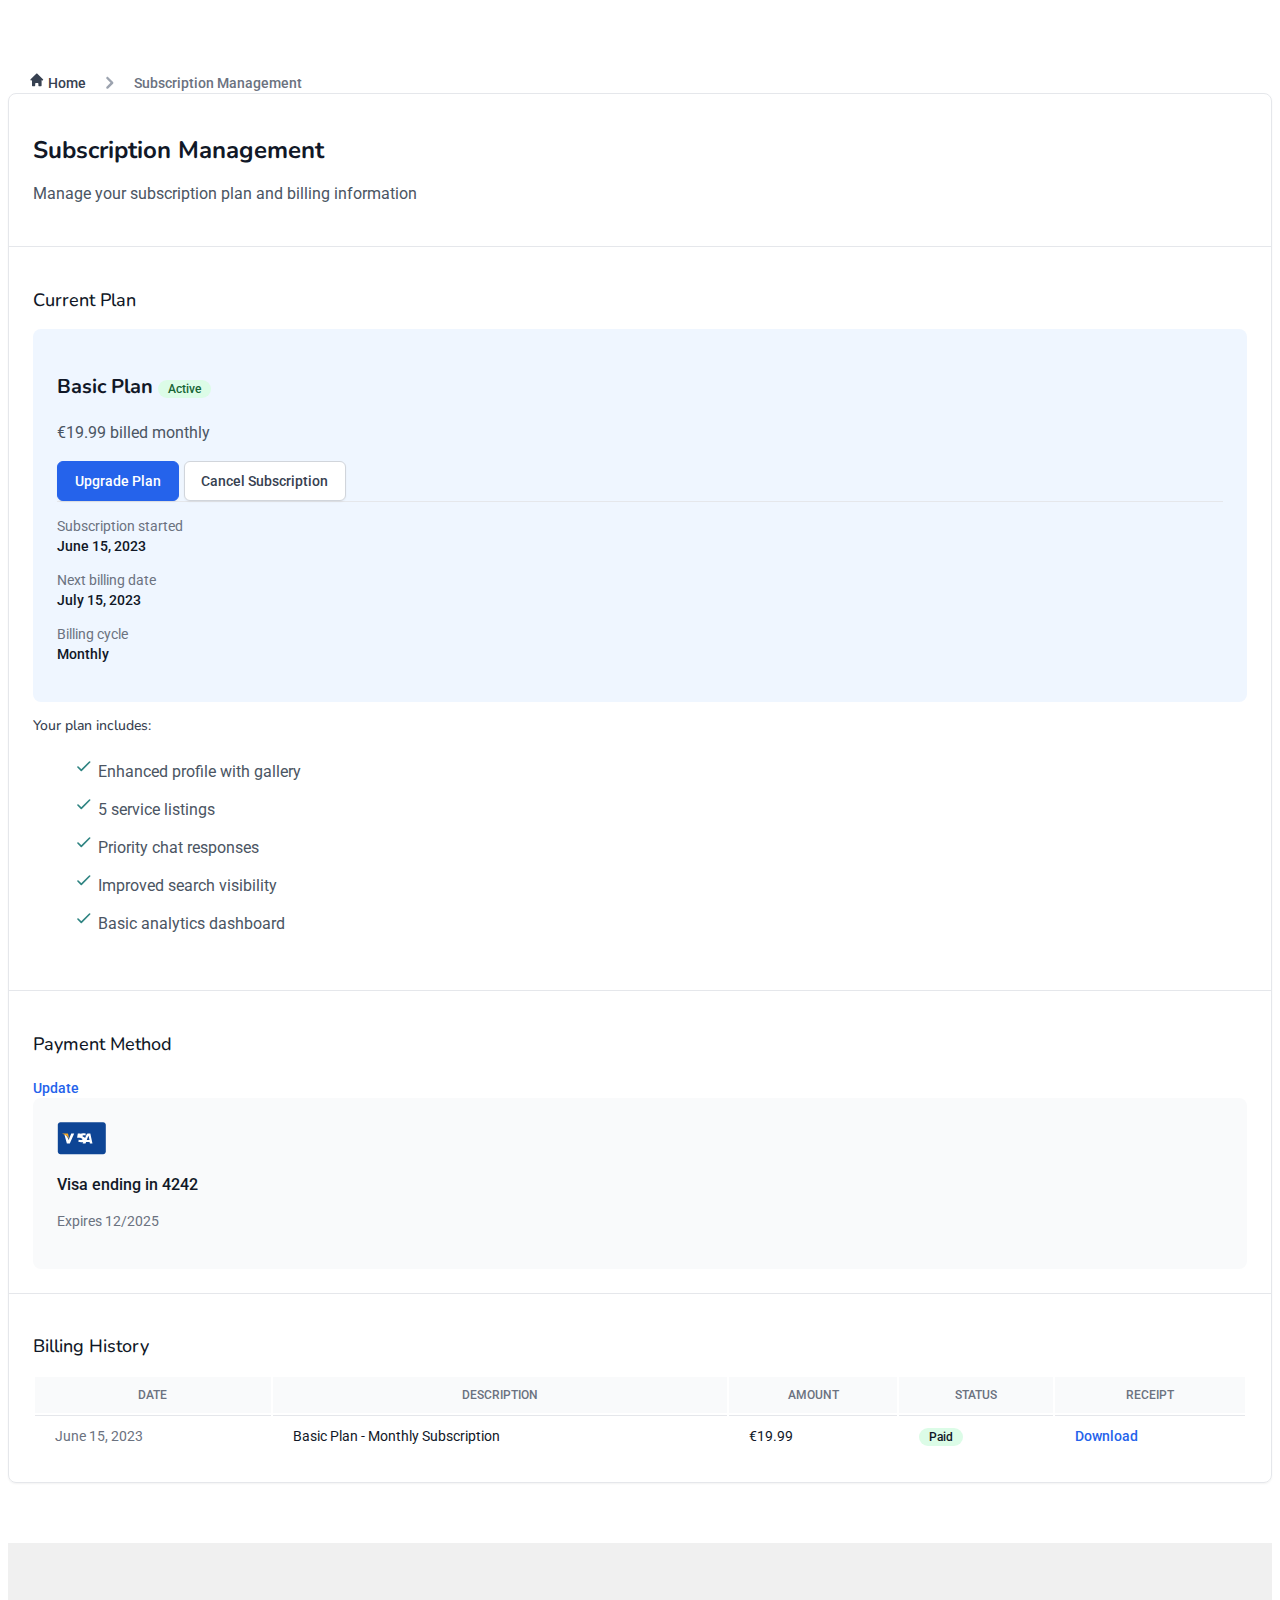
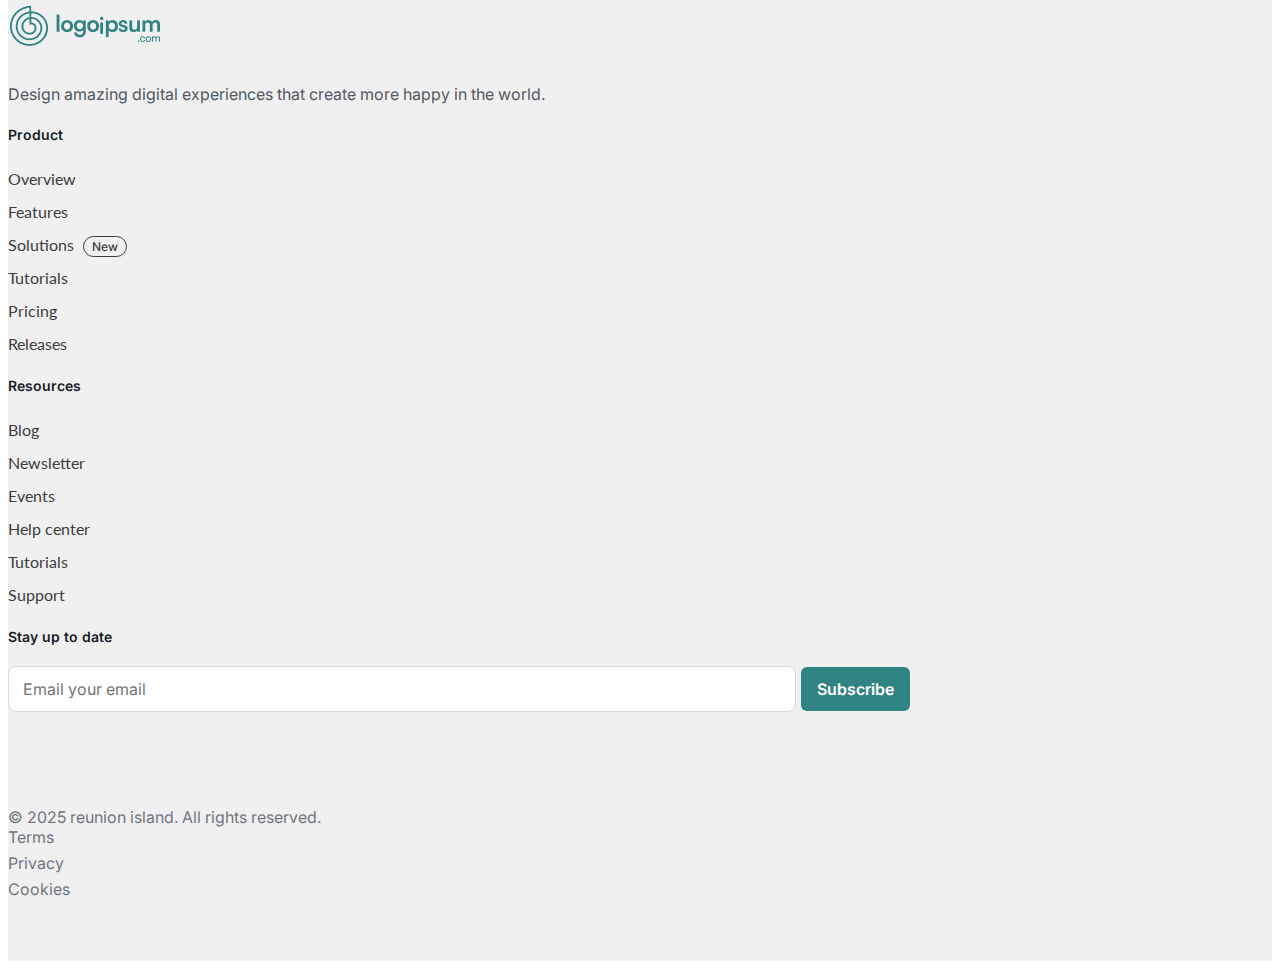
<file: subscription-managemant.html>
<!doctype html>
<html lang="en">

<head>
    <meta charset="utf-8">
    <meta name="viewport" content="width=device-width, initial-scale=1">

    <link href="https://cdn.jsdelivr.net/npm/bootstrap@5.0.2/dist/css/bootstrap.min.css" rel="stylesheet"
        integrity="sha384-EVSTQN3/azprG1Anm3QDgpJLIm9Nao0Yz1ztcQTwFspd3yD65VohhpuuCOmLASjC" crossorigin="anonymous">
    <link rel="stylesheet" href="./assets/css/header.css">
    <link rel="stylesheet" href="./assets/css/footer.css">
    <link rel="stylesheet" href="./assets/css/auth.css">
    <link rel="stylesheet" href="./assets/css/home.css">
    <link rel="stylesheet" href="./assets/css/services.css">
    <link rel="stylesheet" href="./assets/css/single-services.css">
    <link rel="stylesheet" href="./assets/css/contractor-public-profile.css">
    <link rel="stylesheet" href="./assets/css/client-profile.css">
    <link rel="stylesheet" href="./assets/css/subscription.css">
    <link rel="stylesheet" href="./assets/css/checkout.css">
    <link rel="stylesheet" href="./assets/css/payment-success.css">
    <link rel="stylesheet" href="./assets/css/subscription-management.css">

    <title>Subscription Management</title>
</head>

<body>

    <div class="main-page-content">
        <div class="container">
            <div class="breadcrumb">
                <ul class="ps-0">
                    <li>
                        <a href="" class="d-flex align-items-center gap-2">
                            <svg width="17" height="17" viewBox="0 0 17 17" fill="none"
                                xmlns="http://www.w3.org/2000/svg">
                                <g clip-path="url(#clip0_3032_21482)">
                                    <path
                                        d="M9.36544 2.63441C9.21542 2.48443 9.01197 2.40018 8.79984 2.40018C8.58771 2.40018 8.38426 2.48443 8.23424 2.63441L2.63424 8.23441C2.48851 8.38529 2.40788 8.58737 2.4097 8.79713C2.41152 9.00688 2.49566 9.20753 2.64398 9.35586C2.79231 9.50419 2.99296 9.58832 3.20272 9.59015C3.41247 9.59197 3.61456 9.51133 3.76544 9.36561L3.99984 9.13121V14.4C3.99984 14.6122 4.08412 14.8157 4.23415 14.9657C4.38418 15.1157 4.58766 15.2 4.79984 15.2H6.39984C6.61201 15.2 6.81549 15.1157 6.96552 14.9657C7.11555 14.8157 7.19984 14.6122 7.19984 14.4V12.8C7.19984 12.5878 7.28412 12.3843 7.43415 12.2343C7.58418 12.0843 7.78766 12 7.99984 12H9.59984C9.81201 12 10.0155 12.0843 10.1655 12.2343C10.3156 12.3843 10.3998 12.5878 10.3998 12.8V14.4C10.3998 14.6122 10.4841 14.8157 10.6342 14.9657C10.7842 15.1157 10.9877 15.2 11.1998 15.2H12.7998C13.012 15.2 13.2155 15.1157 13.3655 14.9657C13.5156 14.8157 13.5998 14.6122 13.5998 14.4V9.13121L13.8342 9.36561C13.9851 9.51133 14.1872 9.59197 14.397 9.59015C14.6067 9.58832 14.8074 9.50419 14.9557 9.35586C15.104 9.20753 15.1882 9.00688 15.19 8.79713C15.1918 8.58737 15.1112 8.38529 14.9654 8.23441L9.36544 2.63441Z"
                                        fill="#374151" />
                                </g>
                                <defs>
                                    <clipPath id="clip0_3032_21482">
                                        <rect width="16" height="16" fill="white"
                                            transform="translate(0.799805 0.800003)" />
                                    </clipPath>
                                </defs>
                            </svg>
                            <span>Home</span>
                        </a>
                    </li>
                    <li>
                        <svg width="8" height="13" viewBox="0 0 8 13" fill="none" xmlns="http://www.w3.org/2000/svg">
                            <path fill-rule="evenodd" clip-rule="evenodd"
                                d="M0.551539 12.4484C0.326574 12.2234 0.200195 11.9182 0.200195 11.6C0.200195 11.2818 0.326574 10.9766 0.551539 10.7516L4.50314 6.8L0.551539 2.8484C0.33295 2.62208 0.211996 2.31896 0.21473 2.00432C0.217464 1.68969 0.343667 1.38871 0.566157 1.16622C0.788647 0.943733 1.08962 0.81753 1.40426 0.814796C1.71889 0.812062 2.02202 0.933016 2.24834 1.15161L7.04834 5.95161C7.2733 6.17664 7.39968 6.48181 7.39968 6.8C7.39968 7.1182 7.2733 7.42337 7.04834 7.64841L2.24834 12.4484C2.02331 12.6734 1.71814 12.7997 1.39994 12.7997C1.08174 12.7997 0.776572 12.6734 0.551539 12.4484Z"
                                fill="#9CA3AF" />
                        </svg>
                    </li>
                    <li><a>Subscription Management</a></li>
                </ul>
            </div>
            <div class="checkout-section">
                <div class="subscription-management-title-container">
                    <h1 class="subscription-management-title">Subscription Management</h1>
                    <p class="subscription-management-description mb-0">Manage your subscription plan and billing
                        information
                    </p>
                </div>
                <div class="current-plan-detail">
                    <h2 class="order-summary">Current Plan</h2>
                    <div class="current-plan-detail-box mt-4">
                        <div class="row box-current-plan pb-4">
                            <div class="col-md-5">
                                <h3 class="current-plan-name d-flex align-items-center gap-3">Basic Plan
                                    <span>Active</span>
                                </h3>
                                <p class="current-plan-price mb-0">€19.99 billed monthly</p>
                            </div>
                            <div class="col-md-7 d-md-flex justify-content-end gap-3 align-items-center mt-md-0 mt-3">
                                <button class="upgrade-plan-btn">Upgrade Plan</button>
                                <button class="cancel-subscription-btn mt-md-0 mt-3">Cancel Subscription</button>
                            </div>
                        </div>
                        <div class="row pt-4">
                            <div class="col-md-4">
                                <p class="subscription-start-date mb-0">
                                    Subscription started<br />
                                    <span>June 15, 2023</span>
                                </p>
                            </div>
                            <div class="col-md-4 d-md-flex justify-content-center mt-md-0 mt-4">
                                <p class="subscription-start-date mb-0">
                                    Next billing date
                                    <br />
                                    <span>July 15, 2023</span>
                                </p>
                            </div>
                            <div class="col-md-4 d-md-flex justify-content-end mt-md-0 mt-4">
                                <p class="subscription-start-date mb-0">
                                    Billing cycle
                                    <br />
                                    <span>Monthly</span>
                                </p>
                            </div>
                        </div>
                    </div>
                    <h3 class="current-plan-features mt-4">Your plan includes:</h3>
                    <ul class="selected-plan-features p-0 m-0 mt-3">
                        <li class="d-flex align-items-center gap-2">
                            <span>
                                <svg width="21" height="21" viewBox="0 0 21 21" fill="none"
                                    xmlns="http://www.w3.org/2000/svg">
                                    <path d="M4.9668 11.0333L8.30013 14.3667L16.6335 6.03333" stroke="#2F8482"
                                        stroke-width="1.66667" stroke-linecap="round" stroke-linejoin="round" />
                                </svg>
                            </span>
                            Enhanced profile with gallery
                        </li>
                        <li class="d-flex align-items-center gap-2">
                            <span>
                                <svg width="21" height="21" viewBox="0 0 21 21" fill="none"
                                    xmlns="http://www.w3.org/2000/svg">
                                    <path d="M4.9668 11.0333L8.30013 14.3667L16.6335 6.03333" stroke="#2F8482"
                                        stroke-width="1.66667" stroke-linecap="round" stroke-linejoin="round" />
                                </svg>
                            </span>
                            5 service listings
                        </li>
                        <li class="d-flex align-items-center gap-2">
                            <span>
                                <svg width="21" height="21" viewBox="0 0 21 21" fill="none"
                                    xmlns="http://www.w3.org/2000/svg">
                                    <path d="M4.9668 11.0333L8.30013 14.3667L16.6335 6.03333" stroke="#2F8482"
                                        stroke-width="1.66667" stroke-linecap="round" stroke-linejoin="round" />
                                </svg>
                            </span>
                            Priority chat responses
                        </li>
                        <li class="d-flex align-items-center gap-2">
                            <span>
                                <svg width="21" height="21" viewBox="0 0 21 21" fill="none"
                                    xmlns="http://www.w3.org/2000/svg">
                                    <path d="M4.9668 11.0333L8.30013 14.3667L16.6335 6.03333" stroke="#2F8482"
                                        stroke-width="1.66667" stroke-linecap="round" stroke-linejoin="round" />
                                </svg>
                            </span>
                            Improved search visibility
                        </li>
                        <li class="d-flex align-items-center gap-2">
                            <span>
                                <svg width="21" height="21" viewBox="0 0 21 21" fill="none"
                                    xmlns="http://www.w3.org/2000/svg">
                                    <path d="M4.9668 11.0333L8.30013 14.3667L16.6335 6.03333" stroke="#2F8482"
                                        stroke-width="1.66667" stroke-linecap="round" stroke-linejoin="round" />
                                </svg>
                            </span>
                            Basic analytics dashboard
                        </li>
                    </ul>
                </div>
                <div class="currentpayment-method">
                    <div class="d-flex justify-content-between align-items-center">
                        <h2 class="order-summary">Payment Method</h2>
                        <button class="update-payment-method">Update</button>
                    </div>
                    <div class="person-card-detail d-flex align-items-center gap-3">
                        <span>
                            <svg width="49" height="33" viewBox="0 0 49 33" fill="none"
                                xmlns="http://www.w3.org/2000/svg">
                                <path
                                    d="M46.1341 0.200012H3.46745C1.99469 0.200012 0.800781 1.39392 0.800781 2.86668V29.5333C0.800781 31.0061 1.99469 32.2 3.46745 32.2H46.1341C47.6069 32.2 48.8008 31.0061 48.8008 29.5333V2.86668C48.8008 1.39392 47.6069 0.200012 46.1341 0.200012Z"
                                    fill="#0E4595" />
                                <path d="M20.1348 15.6667H22.9348L23.6014 11.4H20.8014L20.1348 15.6667Z" fill="white" />
                                <path
                                    d="M28.134 11.4C27.6007 11.1334 26.934 11.1334 26.134 11.1334C23.8673 11.1334 22.2673 12.3334 22.2673 13.9334C22.2673 15.1334 23.4673 15.8 24.2673 16.2C25.2007 16.6 25.4673 16.8667 25.4673 17.2667C25.4673 17.8 24.8007 18.0667 24.134 18.0667C23.2007 18.0667 22.6673 17.9334 22.0007 17.6667L21.734 17.5334L21.334 19.8C22.0007 20.0667 23.0673 20.3334 24.2673 20.3334C26.934 20.3334 28.6673 19.2667 28.6673 17.4C28.6673 16.4667 28.0007 15.6667 26.6673 15C25.8673 14.6 25.4673 14.3334 25.4673 13.9334C25.4673 13.5334 25.8673 13.2667 26.6673 13.2667C27.334 13.2667 27.8673 13.4 28.2673 13.5334L28.4007 13.6667L28.8007 11.4H28.134Z"
                                    fill="white" />
                                <path
                                    d="M33.3349 11.4H31.2016C30.5349 11.4 30.0016 11.5334 29.7349 12.2L25.6016 21.5334H28.5349L29.0682 19.9334H32.5349L32.9349 21.5334H35.4682L33.3349 11.4ZM29.7349 18.0667L30.8016 15.2667L31.4682 13.6667L31.8682 15.2667L32.5349 18.0667H29.7349Z"
                                    fill="white" />
                                <path
                                    d="M14.2673 11.4L11.4673 18.3334L11.2007 16.8667C10.6673 15.1334 9.06732 13.2667 7.33398 12.3334L9.86732 21.4H12.8007L17.2007 11.4H14.2673Z"
                                    fill="white" />
                                <path
                                    d="M10.0007 11.4H5.46732L5.33398 11.6667C8.93398 12.6 11.334 14.7334 12.2673 17.2667L11.2007 12.2C11.0673 11.4 10.4007 11.4 9.86732 11.4H10.0007Z"
                                    fill="#F7A823" />
                            </svg>
                        </span>
                        <div>
                            <h3 class="card-title mb-0">Visa ending in 4242</h3>
                            <p class="card-expiry mb-0">Expires 12/2025</p>
                        </div>
                    </div>
                </div>
                <div class="billing-history">
                    <h2 class="order-summary">Billing History</h2>
                    <div style="overflow: auto;">
                        <table class="billing-history-table">
                            <thead>
                                <tr>
                                    <th>Date</th>
                                    <th>Description</th>
                                    <th>Amount</th>
                                    <th>Status</th>
                                    <th>Receipt</th>
                                </tr>
                            </thead>
                            <tbody>
                                <tr>
                                    <td style="color: #6B7280;">June 15, 2023</td>
                                    <td>Basic Plan - Monthly Subscription</td>
                                    <td>€19.99</td>
                                    <td><span class="payment-status">Paid</span></td>
                                    <td><a href="#" class="recipet-download">Download</a></td>
                                </tr>
                            </tbody>
                        </table>
                    </div>
                </div>
            </div>
        </div>
    </div>


    <footer>
        <div class="container">
            <div class="row top-footer">
                <div class="col-md-5">
                    <img src="./assets/images/footer-logo.png" class="footer-logo" alt="">
                    <p class="footer-description">Design amazing digital experiences that create more happy in the
                        world.</p>
                </div>
                <div class="col-md-2">
                    <h4 class="footer-subheading">Product</h4>
                    <ul class="footer-list">
                        <li><a href="#">Overview</a></li>
                        <li><a href="#">Features</a></li>
                        <li><a href="#">Solutions <span class="new">New</span></a></li>
                        <li><a href="#">Tutorials</a></li>
                        <li><a href="#">Pricing</a></li>
                        <li><a href="#">Releases</a></li>
                    </ul>
                </div>
                <div class="col-md-2">
                    <h4 class="footer-subheading">Resources</h4>
                    <ul class="footer-list">
                        <li><a href="#">Blog</a></li>
                        <li><a href="#">Newsletter</a></li>
                        <li><a href="#">Events</a></li>
                        <li><a href="#">Help center</a></li>
                        <li><a href="#">Tutorials</a></li>
                        <li><a href="#">Support</a></li>
                    </ul>
                </div>
                <div class="col-md-3">
                    <h4 class="footer-subheading">Stay up to date</h4>
                    <div class="d-flex justify-content-between align-items-center newsletter">
                        <input type="email" class="footer-field" placeholder="Email your email" required>
                        <button type="submit" class="footer-btn">Subscribe</button>
                    </div>
                </div>
            </div>
            <div class="footer-end">
                <div class="row">
                    <div class="col-md-6">
                        <p class="copy-right-text">© 2025 reunion island. All rights reserved.</p>
                    </div>
                    <div class="col-md-6">
                        <ul class="footer-end-list d-flex align-items-center gap-3 justify-content-end">
                            <li><a href="#">Terms</a></li>
                            <li><a href="#">Privacy</a></li>
                            <li><a href="#">Cookies</a></li>
                        </ul>
                    </div>
                </div>
            </div>
        </div>
    </footer>

    <script src="https://cdn.jsdelivr.net/npm/bootstrap@5.0.2/dist/js/bootstrap.bundle.min.js"
        integrity="sha384-MrcW6ZMFYlzcLA8Nl+NtUVF0sA7MsXsP1UyJoMp4YLEuNSfAP+JcXn/tWtIaxVXM" crossorigin="anonymous">
        </script>
    <script src="./assets/js/general.js"></script>

</body>

</html>
</file>
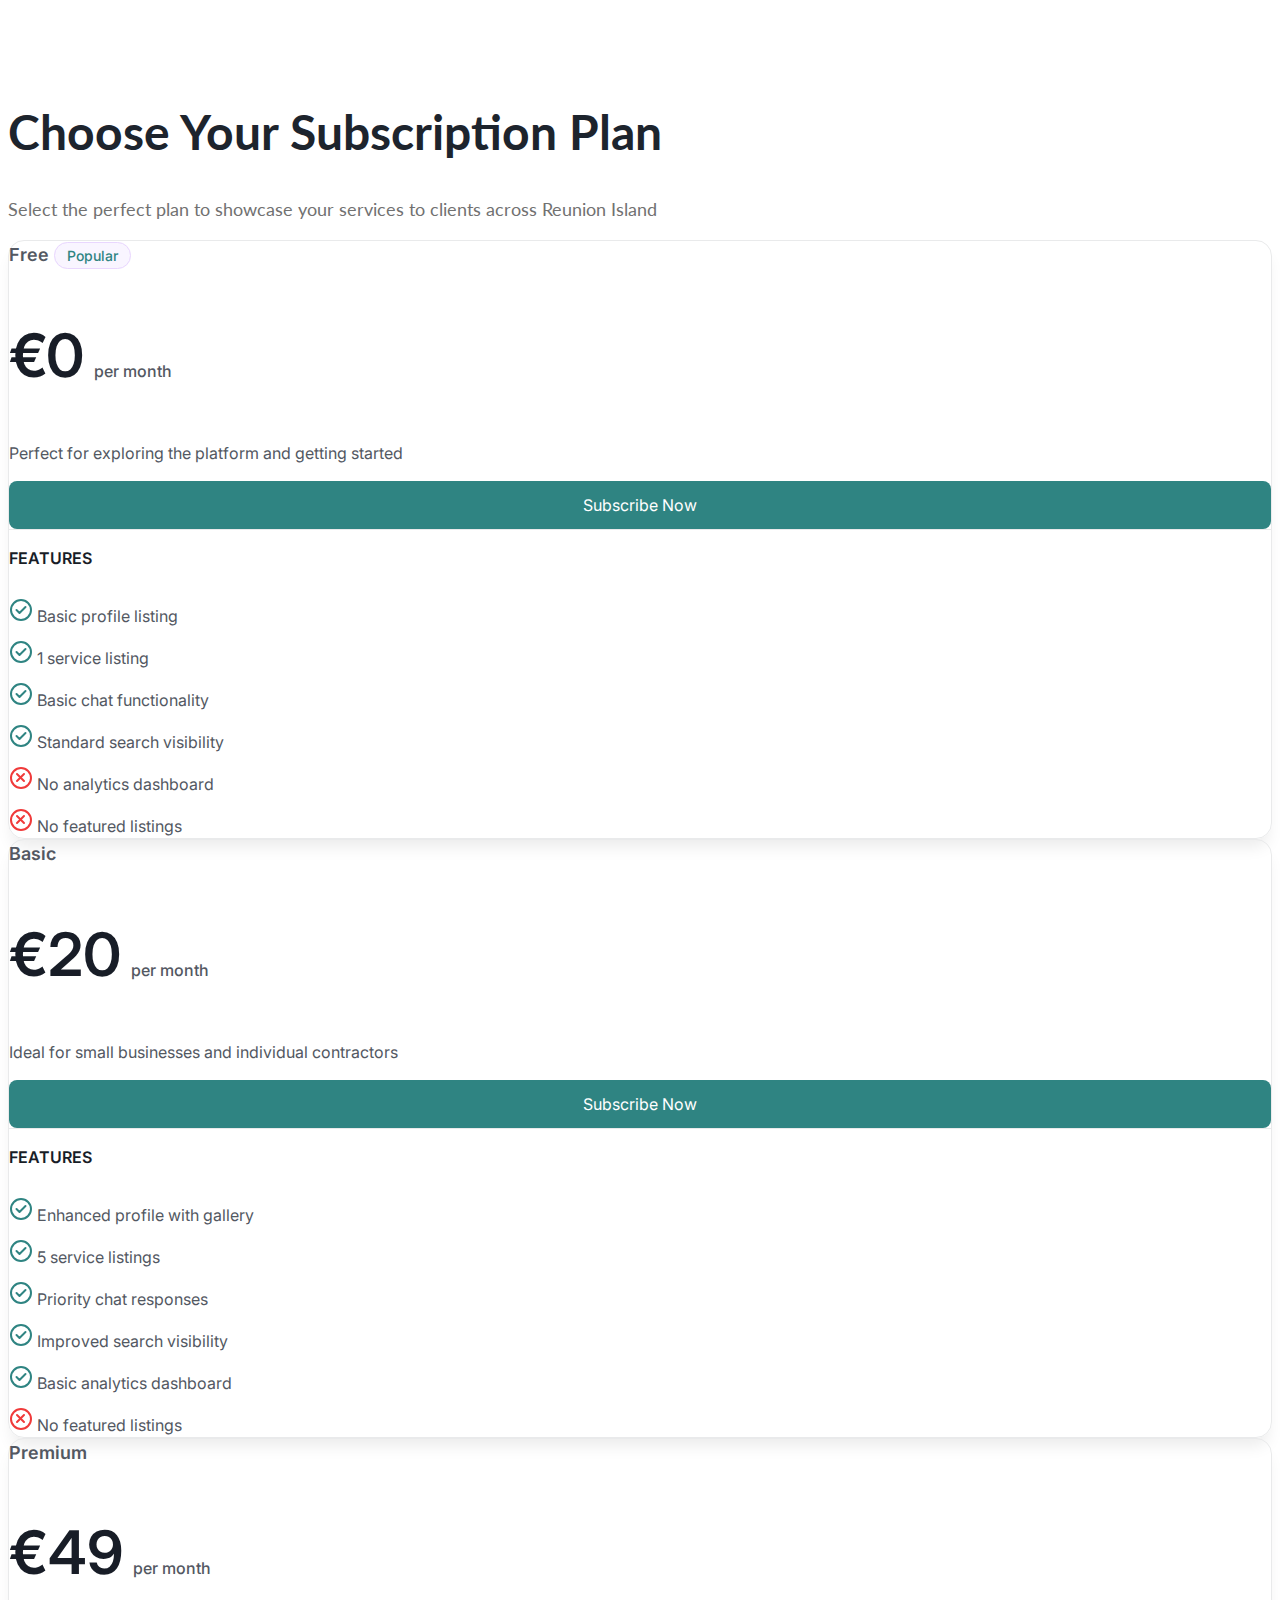
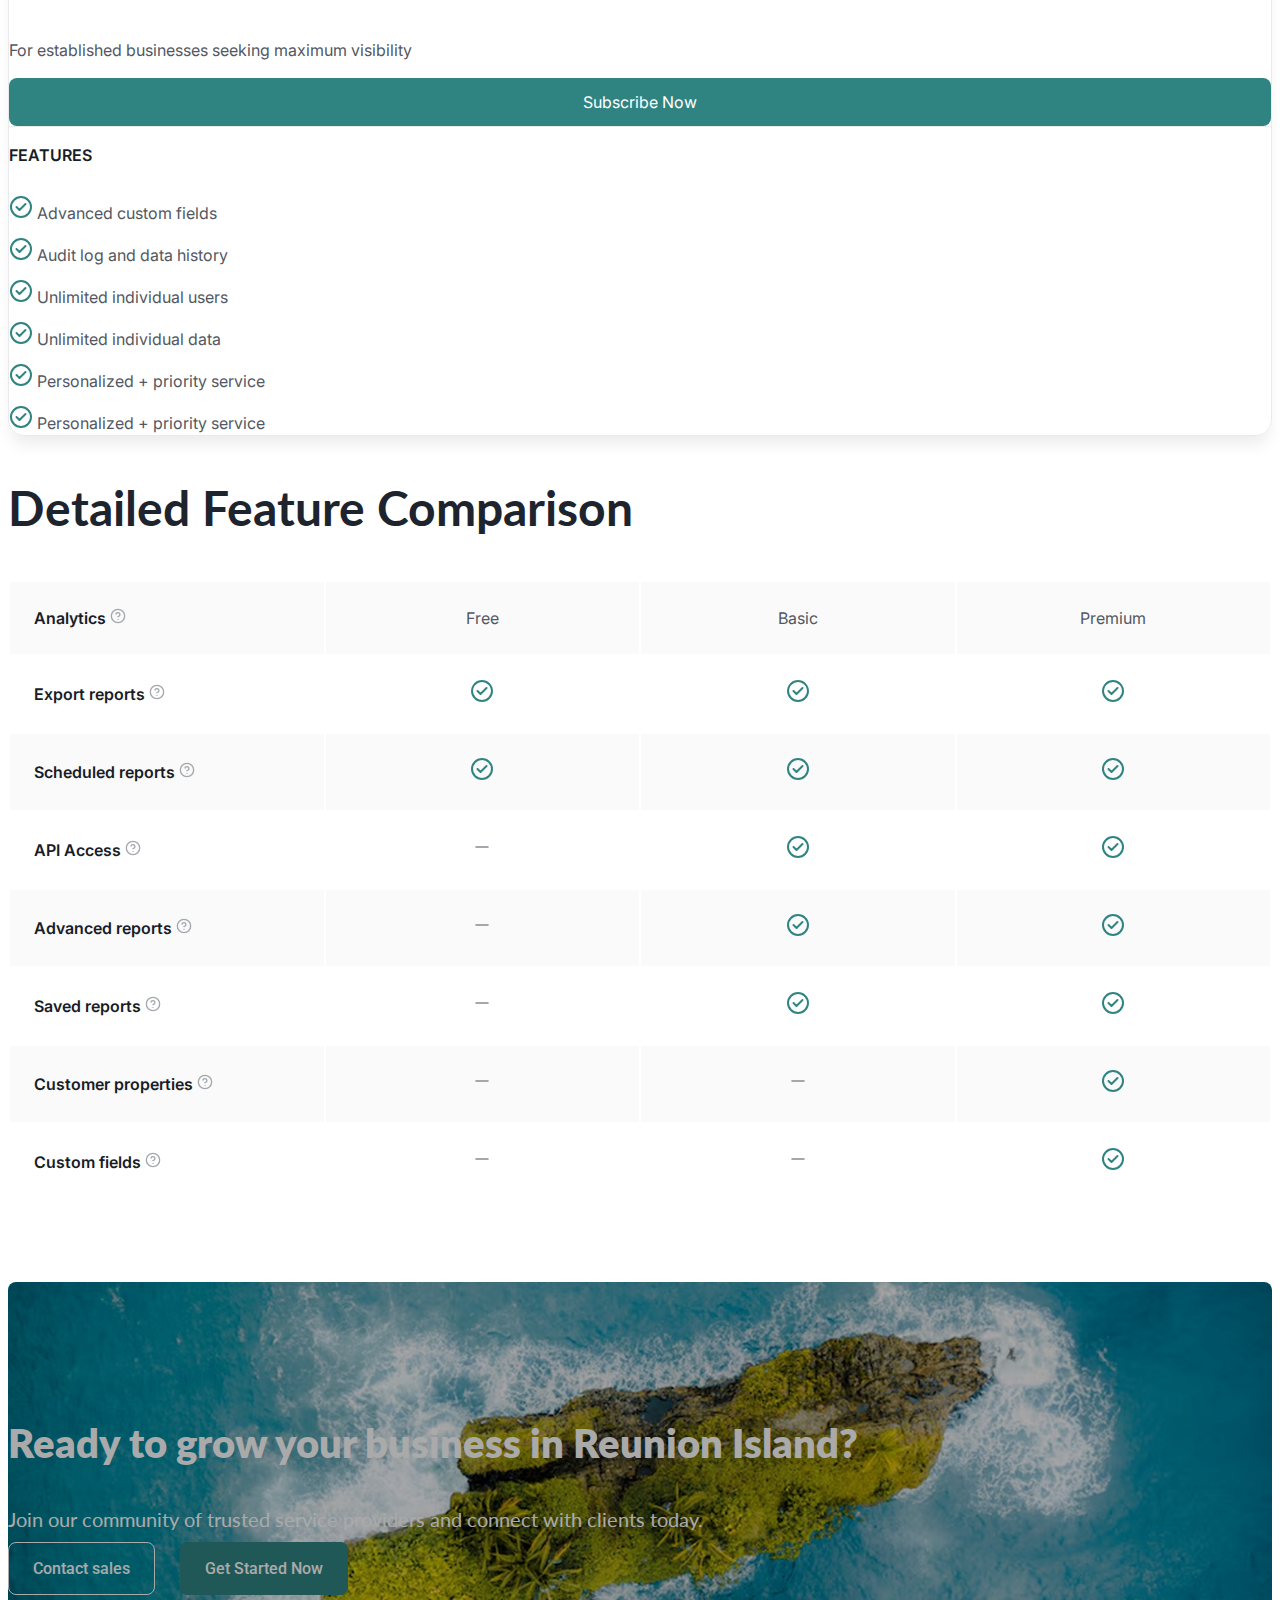
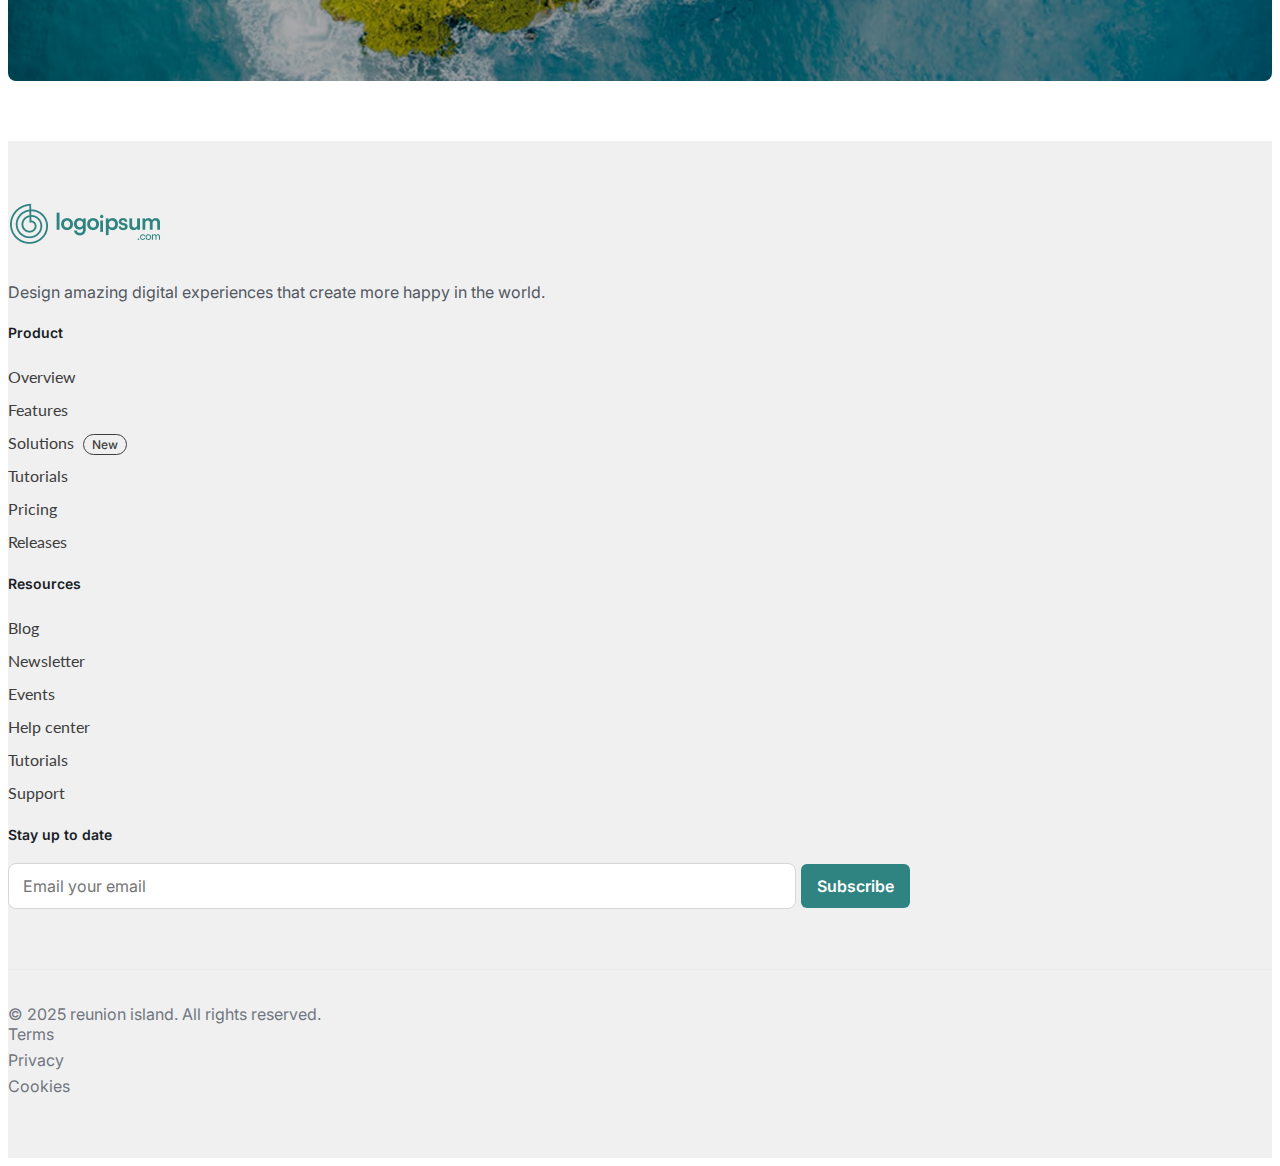
<file: subscription.html>
<!doctype html>
<html lang="en">

<head>
    <meta charset="utf-8">
    <meta name="viewport" content="width=device-width, initial-scale=1">

    <link href="https://cdn.jsdelivr.net/npm/bootstrap@5.0.2/dist/css/bootstrap.min.css" rel="stylesheet"
        integrity="sha384-EVSTQN3/azprG1Anm3QDgpJLIm9Nao0Yz1ztcQTwFspd3yD65VohhpuuCOmLASjC" crossorigin="anonymous">
    <link rel="stylesheet" href="./assets/css/header.css">
    <link rel="stylesheet" href="./assets/css/footer.css">
    <link rel="stylesheet" href="./assets/css/auth.css">
    <link rel="stylesheet" href="./assets/css/home.css">
    <link rel="stylesheet" href="./assets/css/services.css">
    <link rel="stylesheet" href="./assets/css/single-services.css">
    <link rel="stylesheet" href="./assets/css/contractor-public-profile.css">
    <link rel="stylesheet" href="./assets/css/client-profile.css">
    <link rel="stylesheet" href="./assets/css/subscription.css">

    <title>Subscription</title>
</head>

<body>

    <div class="main-page-content">
        <div class="container">
            <div class="subscription-hero-section">
                <h1 class="subscription-hero-title text-center">Choose Your Subscription Plan</h1>
                <p class="subscription-hero-description text-center">Select the perfect plan to showcase your services
                    to clients across Reunion Island</p>
                <div class="row mt-5">
                    <div class="col-md-4">
                        <div class="subscription-card">
                            <div class="subscription-card-header p-4">
                                <div class="d-flex justify-content-between align-items-center">
                                    <span class="subscription-card-plan-type">Free</span>
                                    <span class="subscription-card-popular">Popular</span>
                                </div>
                                <h2 class="subscription-card-price mt-3">€0<span>per month</span></h2>
                                <p class="subscription-card-description">Perfect for exploring the platform and getting
                                    started</p>
                                <button class="subscription-card-button mt-3">Subscribe Now</button>
                            </div>
                            <div class="subscription-card-body p-4">
                                <h3 class="subscription-card-body-title mb-2">Features</h3>
                                <ul class="subscription-card-body-list">
                                    <li class="d-flex align-items-center gap-3">
                                        <span>
                                            <svg width="24" height="24" viewBox="0 0 24 24" fill="none"
                                                xmlns="http://www.w3.org/2000/svg">
                                                <g clip-path="url(#clip0_3322_1577)">
                                                    <path
                                                        d="M7.5 12L10.5 15L16.5 9M22 12C22 17.5228 17.5228 22 12 22C6.47715 22 2 17.5228 2 12C2 6.47715 6.47715 2 12 2C17.5228 2 22 6.47715 22 12Z"
                                                        stroke="#2F8482" stroke-width="2" stroke-linecap="round"
                                                        stroke-linejoin="round" />
                                                </g>
                                                <defs>
                                                    <clipPath id="clip0_3322_1577">
                                                        <path
                                                            d="M0 12C0 5.37258 5.37258 0 12 0C18.6274 0 24 5.37258 24 12C24 18.6274 18.6274 24 12 24C5.37258 24 0 18.6274 0 12Z"
                                                            fill="white" />
                                                    </clipPath>
                                                </defs>
                                            </svg>
                                        </span>
                                        Basic profile listing
                                    </li>
                                    <li class="d-flex align-items-center gap-3">
                                        <span>
                                            <svg width="24" height="24" viewBox="0 0 24 24" fill="none"
                                                xmlns="http://www.w3.org/2000/svg">
                                                <g clip-path="url(#clip0_3322_1577)">
                                                    <path
                                                        d="M7.5 12L10.5 15L16.5 9M22 12C22 17.5228 17.5228 22 12 22C6.47715 22 2 17.5228 2 12C2 6.47715 6.47715 2 12 2C17.5228 2 22 6.47715 22 12Z"
                                                        stroke="#2F8482" stroke-width="2" stroke-linecap="round"
                                                        stroke-linejoin="round" />
                                                </g>
                                                <defs>
                                                    <clipPath id="clip0_3322_1577">
                                                        <path
                                                            d="M0 12C0 5.37258 5.37258 0 12 0C18.6274 0 24 5.37258 24 12C24 18.6274 18.6274 24 12 24C5.37258 24 0 18.6274 0 12Z"
                                                            fill="white" />
                                                    </clipPath>
                                                </defs>
                                            </svg>
                                        </span>
                                        1 service listing
                                    </li>
                                    <li class="d-flex align-items-center gap-3">
                                        <span>
                                            <svg width="24" height="24" viewBox="0 0 24 24" fill="none"
                                                xmlns="http://www.w3.org/2000/svg">
                                                <g clip-path="url(#clip0_3322_1577)">
                                                    <path
                                                        d="M7.5 12L10.5 15L16.5 9M22 12C22 17.5228 17.5228 22 12 22C6.47715 22 2 17.5228 2 12C2 6.47715 6.47715 2 12 2C17.5228 2 22 6.47715 22 12Z"
                                                        stroke="#2F8482" stroke-width="2" stroke-linecap="round"
                                                        stroke-linejoin="round" />
                                                </g>
                                                <defs>
                                                    <clipPath id="clip0_3322_1577">
                                                        <path
                                                            d="M0 12C0 5.37258 5.37258 0 12 0C18.6274 0 24 5.37258 24 12C24 18.6274 18.6274 24 12 24C5.37258 24 0 18.6274 0 12Z"
                                                            fill="white" />
                                                    </clipPath>
                                                </defs>
                                            </svg>
                                        </span>
                                        Basic chat functionality
                                    </li>
                                    <li class="d-flex align-items-center gap-3">
                                        <span>
                                            <svg width="24" height="24" viewBox="0 0 24 24" fill="none"
                                                xmlns="http://www.w3.org/2000/svg">
                                                <g clip-path="url(#clip0_3322_1577)">
                                                    <path
                                                        d="M7.5 12L10.5 15L16.5 9M22 12C22 17.5228 17.5228 22 12 22C6.47715 22 2 17.5228 2 12C2 6.47715 6.47715 2 12 2C17.5228 2 22 6.47715 22 12Z"
                                                        stroke="#2F8482" stroke-width="2" stroke-linecap="round"
                                                        stroke-linejoin="round" />
                                                </g>
                                                <defs>
                                                    <clipPath id="clip0_3322_1577">
                                                        <path
                                                            d="M0 12C0 5.37258 5.37258 0 12 0C18.6274 0 24 5.37258 24 12C24 18.6274 18.6274 24 12 24C5.37258 24 0 18.6274 0 12Z"
                                                            fill="white" />
                                                    </clipPath>
                                                </defs>
                                            </svg>
                                        </span>
                                        Standard search visibility
                                    </li>
                                    <li class="d-flex align-items-center gap-3">
                                        <span>
                                            <svg width="24" height="24" viewBox="0 0 24 24" fill="none"
                                                xmlns="http://www.w3.org/2000/svg">
                                                <g clip-path="url(#clip0_3091_4630)">
                                                    <path
                                                        d="M12 22C17.5228 22 22 17.5228 22 12C22 6.47715 17.5228 2 12 2C6.47715 2 2 6.47715 2 12C2 17.5228 6.47715 22 12 22Z"
                                                        stroke="#F03A3A" stroke-width="2" stroke-linecap="round"
                                                        stroke-linejoin="round" />
                                                    <path d="M15 8L8 15M8 8L15 15" stroke="#F03A3A" stroke-width="2"
                                                        stroke-linecap="round" stroke-linejoin="round" />
                                                </g>
                                                <defs>
                                                    <clipPath id="clip0_3091_4630">
                                                        <path
                                                            d="M0 12C0 5.37258 5.37258 0 12 0C18.6274 0 24 5.37258 24 12C24 18.6274 18.6274 24 12 24C5.37258 24 0 18.6274 0 12Z"
                                                            fill="white" />
                                                    </clipPath>
                                                </defs>
                                            </svg>
                                        </span>
                                        No analytics dashboard
                                    </li>
                                    <li class="d-flex align-items-center gap-3">
                                        <span>
                                            <svg width="24" height="24" viewBox="0 0 24 24" fill="none"
                                                xmlns="http://www.w3.org/2000/svg">
                                                <g clip-path="url(#clip0_3091_4630)">
                                                    <path
                                                        d="M12 22C17.5228 22 22 17.5228 22 12C22 6.47715 17.5228 2 12 2C6.47715 2 2 6.47715 2 12C2 17.5228 6.47715 22 12 22Z"
                                                        stroke="#F03A3A" stroke-width="2" stroke-linecap="round"
                                                        stroke-linejoin="round" />
                                                    <path d="M15 8L8 15M8 8L15 15" stroke="#F03A3A" stroke-width="2"
                                                        stroke-linecap="round" stroke-linejoin="round" />
                                                </g>
                                                <defs>
                                                    <clipPath id="clip0_3091_4630">
                                                        <path
                                                            d="M0 12C0 5.37258 5.37258 0 12 0C18.6274 0 24 5.37258 24 12C24 18.6274 18.6274 24 12 24C5.37258 24 0 18.6274 0 12Z"
                                                            fill="white" />
                                                    </clipPath>
                                                </defs>
                                            </svg>
                                        </span>
                                        No featured listings
                                    </li>
                                </ul>
                            </div>
                        </div>
                    </div>
                    <div class="col-md-4">
                        <div class="subscription-card">
                            <div class="subscription-card-header p-4">
                                <div class="d-flex justify-content-between align-items-center">
                                    <span class="subscription-card-plan-type">Basic</span>
                                </div>
                                <h2 class="subscription-card-price mt-3">€20<span>per month</span></h2>
                                <p class="subscription-card-description">Ideal for small businesses and individual
                                    contractors</p>
                                <button class="subscription-card-button mt-3">Subscribe Now</button>
                            </div>
                            <div class="subscription-card-body p-4">
                                <h3 class="subscription-card-body-title mb-2">Features</h3>
                                <ul class="subscription-card-body-list">
                                    <li class="d-flex align-items-center gap-3">
                                        <span>
                                            <svg width="24" height="24" viewBox="0 0 24 24" fill="none"
                                                xmlns="http://www.w3.org/2000/svg">
                                                <g clip-path="url(#clip0_3322_1577)">
                                                    <path
                                                        d="M7.5 12L10.5 15L16.5 9M22 12C22 17.5228 17.5228 22 12 22C6.47715 22 2 17.5228 2 12C2 6.47715 6.47715 2 12 2C17.5228 2 22 6.47715 22 12Z"
                                                        stroke="#2F8482" stroke-width="2" stroke-linecap="round"
                                                        stroke-linejoin="round" />
                                                </g>
                                                <defs>
                                                    <clipPath id="clip0_3322_1577">
                                                        <path
                                                            d="M0 12C0 5.37258 5.37258 0 12 0C18.6274 0 24 5.37258 24 12C24 18.6274 18.6274 24 12 24C5.37258 24 0 18.6274 0 12Z"
                                                            fill="white" />
                                                    </clipPath>
                                                </defs>
                                            </svg>
                                        </span>
                                        Enhanced profile with gallery
                                    </li>
                                    <li class="d-flex align-items-center gap-3">
                                        <span>
                                            <svg width="24" height="24" viewBox="0 0 24 24" fill="none"
                                                xmlns="http://www.w3.org/2000/svg">
                                                <g clip-path="url(#clip0_3322_1577)">
                                                    <path
                                                        d="M7.5 12L10.5 15L16.5 9M22 12C22 17.5228 17.5228 22 12 22C6.47715 22 2 17.5228 2 12C2 6.47715 6.47715 2 12 2C17.5228 2 22 6.47715 22 12Z"
                                                        stroke="#2F8482" stroke-width="2" stroke-linecap="round"
                                                        stroke-linejoin="round" />
                                                </g>
                                                <defs>
                                                    <clipPath id="clip0_3322_1577">
                                                        <path
                                                            d="M0 12C0 5.37258 5.37258 0 12 0C18.6274 0 24 5.37258 24 12C24 18.6274 18.6274 24 12 24C5.37258 24 0 18.6274 0 12Z"
                                                            fill="white" />
                                                    </clipPath>
                                                </defs>
                                            </svg>
                                        </span>
                                        5 service listings
                                    </li>
                                    <li class="d-flex align-items-center gap-3">
                                        <span>
                                            <svg width="24" height="24" viewBox="0 0 24 24" fill="none"
                                                xmlns="http://www.w3.org/2000/svg">
                                                <g clip-path="url(#clip0_3322_1577)">
                                                    <path
                                                        d="M7.5 12L10.5 15L16.5 9M22 12C22 17.5228 17.5228 22 12 22C6.47715 22 2 17.5228 2 12C2 6.47715 6.47715 2 12 2C17.5228 2 22 6.47715 22 12Z"
                                                        stroke="#2F8482" stroke-width="2" stroke-linecap="round"
                                                        stroke-linejoin="round" />
                                                </g>
                                                <defs>
                                                    <clipPath id="clip0_3322_1577">
                                                        <path
                                                            d="M0 12C0 5.37258 5.37258 0 12 0C18.6274 0 24 5.37258 24 12C24 18.6274 18.6274 24 12 24C5.37258 24 0 18.6274 0 12Z"
                                                            fill="white" />
                                                    </clipPath>
                                                </defs>
                                            </svg>
                                        </span>
                                        Priority chat responses
                                    </li>
                                    <li class="d-flex align-items-center gap-3">
                                        <span>
                                            <svg width="24" height="24" viewBox="0 0 24 24" fill="none"
                                                xmlns="http://www.w3.org/2000/svg">
                                                <g clip-path="url(#clip0_3322_1577)">
                                                    <path
                                                        d="M7.5 12L10.5 15L16.5 9M22 12C22 17.5228 17.5228 22 12 22C6.47715 22 2 17.5228 2 12C2 6.47715 6.47715 2 12 2C17.5228 2 22 6.47715 22 12Z"
                                                        stroke="#2F8482" stroke-width="2" stroke-linecap="round"
                                                        stroke-linejoin="round" />
                                                </g>
                                                <defs>
                                                    <clipPath id="clip0_3322_1577">
                                                        <path
                                                            d="M0 12C0 5.37258 5.37258 0 12 0C18.6274 0 24 5.37258 24 12C24 18.6274 18.6274 24 12 24C5.37258 24 0 18.6274 0 12Z"
                                                            fill="white" />
                                                    </clipPath>
                                                </defs>
                                            </svg>
                                        </span>
                                        Improved search visibility
                                    </li>
                                    <li class="d-flex align-items-center gap-3">
                                        <span>
                                            <svg width="24" height="24" viewBox="0 0 24 24" fill="none"
                                                xmlns="http://www.w3.org/2000/svg">
                                                <g clip-path="url(#clip0_3322_1577)">
                                                    <path
                                                        d="M7.5 12L10.5 15L16.5 9M22 12C22 17.5228 17.5228 22 12 22C6.47715 22 2 17.5228 2 12C2 6.47715 6.47715 2 12 2C17.5228 2 22 6.47715 22 12Z"
                                                        stroke="#2F8482" stroke-width="2" stroke-linecap="round"
                                                        stroke-linejoin="round" />
                                                </g>
                                                <defs>
                                                    <clipPath id="clip0_3322_1577">
                                                        <path
                                                            d="M0 12C0 5.37258 5.37258 0 12 0C18.6274 0 24 5.37258 24 12C24 18.6274 18.6274 24 12 24C5.37258 24 0 18.6274 0 12Z"
                                                            fill="white" />
                                                    </clipPath>
                                                </defs>
                                            </svg>
                                        </span>
                                        Basic analytics dashboard
                                    </li>
                                    <li class="d-flex align-items-center gap-3">
                                        <span>
                                            <svg width="24" height="24" viewBox="0 0 24 24" fill="none"
                                                xmlns="http://www.w3.org/2000/svg">
                                                <g clip-path="url(#clip0_3091_4630)">
                                                    <path
                                                        d="M12 22C17.5228 22 22 17.5228 22 12C22 6.47715 17.5228 2 12 2C6.47715 2 2 6.47715 2 12C2 17.5228 6.47715 22 12 22Z"
                                                        stroke="#F03A3A" stroke-width="2" stroke-linecap="round"
                                                        stroke-linejoin="round" />
                                                    <path d="M15 8L8 15M8 8L15 15" stroke="#F03A3A" stroke-width="2"
                                                        stroke-linecap="round" stroke-linejoin="round" />
                                                </g>
                                                <defs>
                                                    <clipPath id="clip0_3091_4630">
                                                        <path
                                                            d="M0 12C0 5.37258 5.37258 0 12 0C18.6274 0 24 5.37258 24 12C24 18.6274 18.6274 24 12 24C5.37258 24 0 18.6274 0 12Z"
                                                            fill="white" />
                                                    </clipPath>
                                                </defs>
                                            </svg>
                                        </span>
                                        No featured listings
                                    </li>
                                </ul>
                            </div>
                        </div>
                    </div>
                    <div class="col-md-4">
                        <div class="subscription-card">
                            <div class="subscription-card-header p-4">
                                <div class="d-flex justify-content-between align-items-center">
                                    <span class="subscription-card-plan-type">Premium</span>
                                </div>
                                <h2 class="subscription-card-price mt-3">€49<span>per month</span></h2>
                                <p class="subscription-card-description">For established businesses seeking maximum
                                    visibility</p>
                                <button class="subscription-card-button mt-3">Subscribe Now</button>
                            </div>
                            <div class="subscription-card-body p-4">
                                <h3 class="subscription-card-body-title mb-2">Features</h3>
                                <ul class="subscription-card-body-list">
                                    <li class="d-flex align-items-center gap-3">
                                        <span>
                                            <svg width="24" height="24" viewBox="0 0 24 24" fill="none"
                                                xmlns="http://www.w3.org/2000/svg">
                                                <g clip-path="url(#clip0_3322_1577)">
                                                    <path
                                                        d="M7.5 12L10.5 15L16.5 9M22 12C22 17.5228 17.5228 22 12 22C6.47715 22 2 17.5228 2 12C2 6.47715 6.47715 2 12 2C17.5228 2 22 6.47715 22 12Z"
                                                        stroke="#2F8482" stroke-width="2" stroke-linecap="round"
                                                        stroke-linejoin="round" />
                                                </g>
                                                <defs>
                                                    <clipPath id="clip0_3322_1577">
                                                        <path
                                                            d="M0 12C0 5.37258 5.37258 0 12 0C18.6274 0 24 5.37258 24 12C24 18.6274 18.6274 24 12 24C5.37258 24 0 18.6274 0 12Z"
                                                            fill="white" />
                                                    </clipPath>
                                                </defs>
                                            </svg>
                                        </span>
                                        Advanced custom fields
                                    </li>
                                    <li class="d-flex align-items-center gap-3">
                                        <span>
                                            <svg width="24" height="24" viewBox="0 0 24 24" fill="none"
                                                xmlns="http://www.w3.org/2000/svg">
                                                <g clip-path="url(#clip0_3322_1577)">
                                                    <path
                                                        d="M7.5 12L10.5 15L16.5 9M22 12C22 17.5228 17.5228 22 12 22C6.47715 22 2 17.5228 2 12C2 6.47715 6.47715 2 12 2C17.5228 2 22 6.47715 22 12Z"
                                                        stroke="#2F8482" stroke-width="2" stroke-linecap="round"
                                                        stroke-linejoin="round" />
                                                </g>
                                                <defs>
                                                    <clipPath id="clip0_3322_1577">
                                                        <path
                                                            d="M0 12C0 5.37258 5.37258 0 12 0C18.6274 0 24 5.37258 24 12C24 18.6274 18.6274 24 12 24C5.37258 24 0 18.6274 0 12Z"
                                                            fill="white" />
                                                    </clipPath>
                                                </defs>
                                            </svg>
                                        </span>
                                        Audit log and data history
                                    </li>
                                    <li class="d-flex align-items-center gap-3">
                                        <span>
                                            <svg width="24" height="24" viewBox="0 0 24 24" fill="none"
                                                xmlns="http://www.w3.org/2000/svg">
                                                <g clip-path="url(#clip0_3322_1577)">
                                                    <path
                                                        d="M7.5 12L10.5 15L16.5 9M22 12C22 17.5228 17.5228 22 12 22C6.47715 22 2 17.5228 2 12C2 6.47715 6.47715 2 12 2C17.5228 2 22 6.47715 22 12Z"
                                                        stroke="#2F8482" stroke-width="2" stroke-linecap="round"
                                                        stroke-linejoin="round" />
                                                </g>
                                                <defs>
                                                    <clipPath id="clip0_3322_1577">
                                                        <path
                                                            d="M0 12C0 5.37258 5.37258 0 12 0C18.6274 0 24 5.37258 24 12C24 18.6274 18.6274 24 12 24C5.37258 24 0 18.6274 0 12Z"
                                                            fill="white" />
                                                    </clipPath>
                                                </defs>
                                            </svg>
                                        </span>
                                        Unlimited individual users
                                    </li>
                                    <li class="d-flex align-items-center gap-3">
                                        <span>
                                            <svg width="24" height="24" viewBox="0 0 24 24" fill="none"
                                                xmlns="http://www.w3.org/2000/svg">
                                                <g clip-path="url(#clip0_3322_1577)">
                                                    <path
                                                        d="M7.5 12L10.5 15L16.5 9M22 12C22 17.5228 17.5228 22 12 22C6.47715 22 2 17.5228 2 12C2 6.47715 6.47715 2 12 2C17.5228 2 22 6.47715 22 12Z"
                                                        stroke="#2F8482" stroke-width="2" stroke-linecap="round"
                                                        stroke-linejoin="round" />
                                                </g>
                                                <defs>
                                                    <clipPath id="clip0_3322_1577">
                                                        <path
                                                            d="M0 12C0 5.37258 5.37258 0 12 0C18.6274 0 24 5.37258 24 12C24 18.6274 18.6274 24 12 24C5.37258 24 0 18.6274 0 12Z"
                                                            fill="white" />
                                                    </clipPath>
                                                </defs>
                                            </svg>
                                        </span>
                                        Unlimited individual data
                                    </li>
                                    <li class="d-flex align-items-center gap-3">
                                        <span>
                                            <svg width="24" height="24" viewBox="0 0 24 24" fill="none"
                                                xmlns="http://www.w3.org/2000/svg">
                                                <g clip-path="url(#clip0_3322_1577)">
                                                    <path
                                                        d="M7.5 12L10.5 15L16.5 9M22 12C22 17.5228 17.5228 22 12 22C6.47715 22 2 17.5228 2 12C2 6.47715 6.47715 2 12 2C17.5228 2 22 6.47715 22 12Z"
                                                        stroke="#2F8482" stroke-width="2" stroke-linecap="round"
                                                        stroke-linejoin="round" />
                                                </g>
                                                <defs>
                                                    <clipPath id="clip0_3322_1577">
                                                        <path
                                                            d="M0 12C0 5.37258 5.37258 0 12 0C18.6274 0 24 5.37258 24 12C24 18.6274 18.6274 24 12 24C5.37258 24 0 18.6274 0 12Z"
                                                            fill="white" />
                                                    </clipPath>
                                                </defs>
                                            </svg>
                                        </span>
                                        Personalized + priority service
                                    </li>
                                    <li class="d-flex align-items-center gap-3">
                                        <span>
                                            <svg width="24" height="24" viewBox="0 0 24 24" fill="none"
                                                xmlns="http://www.w3.org/2000/svg">
                                                <g clip-path="url(#clip0_3322_1577)">
                                                    <path
                                                        d="M7.5 12L10.5 15L16.5 9M22 12C22 17.5228 17.5228 22 12 22C6.47715 22 2 17.5228 2 12C2 6.47715 6.47715 2 12 2C17.5228 2 22 6.47715 22 12Z"
                                                        stroke="#2F8482" stroke-width="2" stroke-linecap="round"
                                                        stroke-linejoin="round" />
                                                </g>
                                                <defs>
                                                    <clipPath id="clip0_3322_1577">
                                                        <path
                                                            d="M0 12C0 5.37258 5.37258 0 12 0C18.6274 0 24 5.37258 24 12C24 18.6274 18.6274 24 12 24C5.37258 24 0 18.6274 0 12Z"
                                                            fill="white" />
                                                    </clipPath>
                                                </defs>
                                            </svg>
                                        </span>
                                        Personalized + priority service
                                    </li>
                                </ul>
                            </div>
                        </div>
                    </div>
                </div>
            </div>

            <div class="detail-feature-section mt-5">
                <h2 class="subscription-hero-title text-center mb-5">Detailed Feature Comparison</h2>
                <div style="overflow: auto;">
                    <table class="detail-feature-table">
                        <tbody>
                            <tr>
                                <td>
                                    Analytics
                                    <span>
                                        <svg width="16" height="16" viewBox="0 0 16 16" fill="none"
                                            xmlns="http://www.w3.org/2000/svg">
                                            <g clip-path="url(#clip0_3322_1905)">
                                                <path
                                                    d="M6.05967 6.00004C6.21641 5.55449 6.52578 5.17878 6.93298 4.93946C7.34018 4.70015 7.81894 4.61267 8.28446 4.69252C8.74998 4.77236 9.17222 5.01439 9.47639 5.37573C9.78057 5.73706 9.94705 6.19439 9.94634 6.66671C9.94634 8.00004 7.94634 8.66671 7.94634 8.66671M7.99967 11.3334H8.00634M14.6663 8.00004C14.6663 11.6819 11.6816 14.6667 7.99967 14.6667C4.31778 14.6667 1.33301 11.6819 1.33301 8.00004C1.33301 4.31814 4.31778 1.33337 7.99967 1.33337C11.6816 1.33337 14.6663 4.31814 14.6663 8.00004Z"
                                                    stroke="#A4A7AE" stroke-width="1.33333" stroke-linecap="round"
                                                    stroke-linejoin="round" />
                                            </g>
                                            <defs>
                                                <clipPath id="clip0_3322_1905">
                                                    <rect width="16" height="16" fill="white" />
                                                </clipPath>
                                            </defs>
                                        </svg>
                                    </span>
                                </td>
                                <td>Free</td>
                                <td>Basic</td>
                                <td>Premium</td>
                            </tr>
                            <tr>
                                <td>
                                    Export reports
                                    <span>
                                        <svg width="16" height="16" viewBox="0 0 16 16" fill="none"
                                            xmlns="http://www.w3.org/2000/svg">
                                            <g clip-path="url(#clip0_3322_1905)">
                                                <path
                                                    d="M6.05967 6.00004C6.21641 5.55449 6.52578 5.17878 6.93298 4.93946C7.34018 4.70015 7.81894 4.61267 8.28446 4.69252C8.74998 4.77236 9.17222 5.01439 9.47639 5.37573C9.78057 5.73706 9.94705 6.19439 9.94634 6.66671C9.94634 8.00004 7.94634 8.66671 7.94634 8.66671M7.99967 11.3334H8.00634M14.6663 8.00004C14.6663 11.6819 11.6816 14.6667 7.99967 14.6667C4.31778 14.6667 1.33301 11.6819 1.33301 8.00004C1.33301 4.31814 4.31778 1.33337 7.99967 1.33337C11.6816 1.33337 14.6663 4.31814 14.6663 8.00004Z"
                                                    stroke="#A4A7AE" stroke-width="1.33333" stroke-linecap="round"
                                                    stroke-linejoin="round" />
                                            </g>
                                            <defs>
                                                <clipPath id="clip0_3322_1905">
                                                    <rect width="16" height="16" fill="white" />
                                                </clipPath>
                                            </defs>
                                        </svg>
                                    </span>
                                </td>
                                <td>
                                    <svg width="22" height="22" viewBox="0 0 22 22" fill="none"
                                        xmlns="http://www.w3.org/2000/svg">
                                        <path
                                            d="M6.5 11L9.5 14L15.5 8M21 11C21 16.5228 16.5228 21 11 21C5.47715 21 1 16.5228 1 11C1 5.47715 5.47715 1 11 1C16.5228 1 21 5.47715 21 11Z"
                                            stroke="#2F8482" stroke-width="2" stroke-linecap="round"
                                            stroke-linejoin="round" />
                                    </svg>
                                </td>
                                <td>
                                    <svg width="22" height="22" viewBox="0 0 22 22" fill="none"
                                        xmlns="http://www.w3.org/2000/svg">
                                        <path
                                            d="M6.5 11L9.5 14L15.5 8M21 11C21 16.5228 16.5228 21 11 21C5.47715 21 1 16.5228 1 11C1 5.47715 5.47715 1 11 1C16.5228 1 21 5.47715 21 11Z"
                                            stroke="#2F8482" stroke-width="2" stroke-linecap="round"
                                            stroke-linejoin="round" />
                                    </svg>
                                </td>
                                <td>
                                    <svg width="22" height="22" viewBox="0 0 22 22" fill="none"
                                        xmlns="http://www.w3.org/2000/svg">
                                        <path
                                            d="M6.5 11L9.5 14L15.5 8M21 11C21 16.5228 16.5228 21 11 21C5.47715 21 1 16.5228 1 11C1 5.47715 5.47715 1 11 1C16.5228 1 21 5.47715 21 11Z"
                                            stroke="#2F8482" stroke-width="2" stroke-linecap="round"
                                            stroke-linejoin="round" />
                                    </svg>
                                </td>
                            </tr>
                            <tr>
                                <td>
                                    Scheduled reports
                                    <span>
                                        <svg width="16" height="16" viewBox="0 0 16 16" fill="none"
                                            xmlns="http://www.w3.org/2000/svg">
                                            <g clip-path="url(#clip0_3322_1905)">
                                                <path
                                                    d="M6.05967 6.00004C6.21641 5.55449 6.52578 5.17878 6.93298 4.93946C7.34018 4.70015 7.81894 4.61267 8.28446 4.69252C8.74998 4.77236 9.17222 5.01439 9.47639 5.37573C9.78057 5.73706 9.94705 6.19439 9.94634 6.66671C9.94634 8.00004 7.94634 8.66671 7.94634 8.66671M7.99967 11.3334H8.00634M14.6663 8.00004C14.6663 11.6819 11.6816 14.6667 7.99967 14.6667C4.31778 14.6667 1.33301 11.6819 1.33301 8.00004C1.33301 4.31814 4.31778 1.33337 7.99967 1.33337C11.6816 1.33337 14.6663 4.31814 14.6663 8.00004Z"
                                                    stroke="#A4A7AE" stroke-width="1.33333" stroke-linecap="round"
                                                    stroke-linejoin="round" />
                                            </g>
                                            <defs>
                                                <clipPath id="clip0_3322_1905">
                                                    <rect width="16" height="16" fill="white" />
                                                </clipPath>
                                            </defs>
                                        </svg>
                                    </span>
                                </td>
                                <td>
                                    <svg width="22" height="22" viewBox="0 0 22 22" fill="none"
                                        xmlns="http://www.w3.org/2000/svg">
                                        <path
                                            d="M6.5 11L9.5 14L15.5 8M21 11C21 16.5228 16.5228 21 11 21C5.47715 21 1 16.5228 1 11C1 5.47715 5.47715 1 11 1C16.5228 1 21 5.47715 21 11Z"
                                            stroke="#2F8482" stroke-width="2" stroke-linecap="round"
                                            stroke-linejoin="round" />
                                    </svg>
                                </td>
                                <td>
                                    <svg width="22" height="22" viewBox="0 0 22 22" fill="none"
                                        xmlns="http://www.w3.org/2000/svg">
                                        <path
                                            d="M6.5 11L9.5 14L15.5 8M21 11C21 16.5228 16.5228 21 11 21C5.47715 21 1 16.5228 1 11C1 5.47715 5.47715 1 11 1C16.5228 1 21 5.47715 21 11Z"
                                            stroke="#2F8482" stroke-width="2" stroke-linecap="round"
                                            stroke-linejoin="round" />
                                    </svg>
                                </td>
                                <td>
                                    <svg width="22" height="22" viewBox="0 0 22 22" fill="none"
                                        xmlns="http://www.w3.org/2000/svg">
                                        <path
                                            d="M6.5 11L9.5 14L15.5 8M21 11C21 16.5228 16.5228 21 11 21C5.47715 21 1 16.5228 1 11C1 5.47715 5.47715 1 11 1C16.5228 1 21 5.47715 21 11Z"
                                            stroke="#2F8482" stroke-width="2" stroke-linecap="round"
                                            stroke-linejoin="round" />
                                    </svg>
                                </td>
                            </tr>
                            <tr>
                                <td>
                                    API Access
                                    <span>
                                        <svg width="16" height="16" viewBox="0 0 16 16" fill="none"
                                            xmlns="http://www.w3.org/2000/svg">
                                            <g clip-path="url(#clip0_3322_1905)">
                                                <path
                                                    d="M6.05967 6.00004C6.21641 5.55449 6.52578 5.17878 6.93298 4.93946C7.34018 4.70015 7.81894 4.61267 8.28446 4.69252C8.74998 4.77236 9.17222 5.01439 9.47639 5.37573C9.78057 5.73706 9.94705 6.19439 9.94634 6.66671C9.94634 8.00004 7.94634 8.66671 7.94634 8.66671M7.99967 11.3334H8.00634M14.6663 8.00004C14.6663 11.6819 11.6816 14.6667 7.99967 14.6667C4.31778 14.6667 1.33301 11.6819 1.33301 8.00004C1.33301 4.31814 4.31778 1.33337 7.99967 1.33337C11.6816 1.33337 14.6663 4.31814 14.6663 8.00004Z"
                                                    stroke="#A4A7AE" stroke-width="1.33333" stroke-linecap="round"
                                                    stroke-linejoin="round" />
                                            </g>
                                            <defs>
                                                <clipPath id="clip0_3322_1905">
                                                    <rect width="16" height="16" fill="white" />
                                                </clipPath>
                                            </defs>
                                        </svg>
                                    </span>
                                </td>
                                <td>
                                    <svg width="20" height="20" viewBox="0 0 20 20" fill="none"
                                        xmlns="http://www.w3.org/2000/svg">
                                        <path d="M4.16699 10H15.8337" stroke="#A4A7AE" stroke-width="2"
                                            stroke-linecap="round" stroke-linejoin="round" />
                                    </svg>
                                </td>
                                <td>
                                    <svg width="22" height="22" viewBox="0 0 22 22" fill="none"
                                        xmlns="http://www.w3.org/2000/svg">
                                        <path
                                            d="M6.5 11L9.5 14L15.5 8M21 11C21 16.5228 16.5228 21 11 21C5.47715 21 1 16.5228 1 11C1 5.47715 5.47715 1 11 1C16.5228 1 21 5.47715 21 11Z"
                                            stroke="#2F8482" stroke-width="2" stroke-linecap="round"
                                            stroke-linejoin="round" />
                                    </svg>
                                </td>
                                <td>
                                    <svg width="22" height="22" viewBox="0 0 22 22" fill="none"
                                        xmlns="http://www.w3.org/2000/svg">
                                        <path
                                            d="M6.5 11L9.5 14L15.5 8M21 11C21 16.5228 16.5228 21 11 21C5.47715 21 1 16.5228 1 11C1 5.47715 5.47715 1 11 1C16.5228 1 21 5.47715 21 11Z"
                                            stroke="#2F8482" stroke-width="2" stroke-linecap="round"
                                            stroke-linejoin="round" />
                                    </svg>
                                </td>
                            </tr>
                            <tr>
                                <td>
                                    Advanced reports
                                    <span>
                                        <svg width="16" height="16" viewBox="0 0 16 16" fill="none"
                                            xmlns="http://www.w3.org/2000/svg">
                                            <g clip-path="url(#clip0_3322_1905)">
                                                <path
                                                    d="M6.05967 6.00004C6.21641 5.55449 6.52578 5.17878 6.93298 4.93946C7.34018 4.70015 7.81894 4.61267 8.28446 4.69252C8.74998 4.77236 9.17222 5.01439 9.47639 5.37573C9.78057 5.73706 9.94705 6.19439 9.94634 6.66671C9.94634 8.00004 7.94634 8.66671 7.94634 8.66671M7.99967 11.3334H8.00634M14.6663 8.00004C14.6663 11.6819 11.6816 14.6667 7.99967 14.6667C4.31778 14.6667 1.33301 11.6819 1.33301 8.00004C1.33301 4.31814 4.31778 1.33337 7.99967 1.33337C11.6816 1.33337 14.6663 4.31814 14.6663 8.00004Z"
                                                    stroke="#A4A7AE" stroke-width="1.33333" stroke-linecap="round"
                                                    stroke-linejoin="round" />
                                            </g>
                                            <defs>
                                                <clipPath id="clip0_3322_1905">
                                                    <rect width="16" height="16" fill="white" />
                                                </clipPath>
                                            </defs>
                                        </svg>
                                    </span>
                                </td>
                                <td>
                                    <svg width="20" height="20" viewBox="0 0 20 20" fill="none"
                                        xmlns="http://www.w3.org/2000/svg">
                                        <path d="M4.16699 10H15.8337" stroke="#A4A7AE" stroke-width="2"
                                            stroke-linecap="round" stroke-linejoin="round" />
                                    </svg>
                                </td>
                                <td>
                                    <svg width="22" height="22" viewBox="0 0 22 22" fill="none"
                                        xmlns="http://www.w3.org/2000/svg">
                                        <path
                                            d="M6.5 11L9.5 14L15.5 8M21 11C21 16.5228 16.5228 21 11 21C5.47715 21 1 16.5228 1 11C1 5.47715 5.47715 1 11 1C16.5228 1 21 5.47715 21 11Z"
                                            stroke="#2F8482" stroke-width="2" stroke-linecap="round"
                                            stroke-linejoin="round" />
                                    </svg>
                                </td>
                                <td>
                                    <svg width="22" height="22" viewBox="0 0 22 22" fill="none"
                                        xmlns="http://www.w3.org/2000/svg">
                                        <path
                                            d="M6.5 11L9.5 14L15.5 8M21 11C21 16.5228 16.5228 21 11 21C5.47715 21 1 16.5228 1 11C1 5.47715 5.47715 1 11 1C16.5228 1 21 5.47715 21 11Z"
                                            stroke="#2F8482" stroke-width="2" stroke-linecap="round"
                                            stroke-linejoin="round" />
                                    </svg>
                                </td>
                            </tr>
                            <tr>
                                <td>
                                    Saved reports
                                    <span>
                                        <svg width="16" height="16" viewBox="0 0 16 16" fill="none"
                                            xmlns="http://www.w3.org/2000/svg">
                                            <g clip-path="url(#clip0_3322_1905)">
                                                <path
                                                    d="M6.05967 6.00004C6.21641 5.55449 6.52578 5.17878 6.93298 4.93946C7.34018 4.70015 7.81894 4.61267 8.28446 4.69252C8.74998 4.77236 9.17222 5.01439 9.47639 5.37573C9.78057 5.73706 9.94705 6.19439 9.94634 6.66671C9.94634 8.00004 7.94634 8.66671 7.94634 8.66671M7.99967 11.3334H8.00634M14.6663 8.00004C14.6663 11.6819 11.6816 14.6667 7.99967 14.6667C4.31778 14.6667 1.33301 11.6819 1.33301 8.00004C1.33301 4.31814 4.31778 1.33337 7.99967 1.33337C11.6816 1.33337 14.6663 4.31814 14.6663 8.00004Z"
                                                    stroke="#A4A7AE" stroke-width="1.33333" stroke-linecap="round"
                                                    stroke-linejoin="round" />
                                            </g>
                                            <defs>
                                                <clipPath id="clip0_3322_1905">
                                                    <rect width="16" height="16" fill="white" />
                                                </clipPath>
                                            </defs>
                                        </svg>
                                    </span>
                                </td>
                                <td>
                                    <svg width="20" height="20" viewBox="0 0 20 20" fill="none"
                                        xmlns="http://www.w3.org/2000/svg">
                                        <path d="M4.16699 10H15.8337" stroke="#A4A7AE" stroke-width="2"
                                            stroke-linecap="round" stroke-linejoin="round" />
                                    </svg>
                                </td>
                                <td>
                                    <svg width="22" height="22" viewBox="0 0 22 22" fill="none"
                                        xmlns="http://www.w3.org/2000/svg">
                                        <path
                                            d="M6.5 11L9.5 14L15.5 8M21 11C21 16.5228 16.5228 21 11 21C5.47715 21 1 16.5228 1 11C1 5.47715 5.47715 1 11 1C16.5228 1 21 5.47715 21 11Z"
                                            stroke="#2F8482" stroke-width="2" stroke-linecap="round"
                                            stroke-linejoin="round" />
                                    </svg>
                                </td>
                                <td>
                                    <svg width="22" height="22" viewBox="0 0 22 22" fill="none"
                                        xmlns="http://www.w3.org/2000/svg">
                                        <path
                                            d="M6.5 11L9.5 14L15.5 8M21 11C21 16.5228 16.5228 21 11 21C5.47715 21 1 16.5228 1 11C1 5.47715 5.47715 1 11 1C16.5228 1 21 5.47715 21 11Z"
                                            stroke="#2F8482" stroke-width="2" stroke-linecap="round"
                                            stroke-linejoin="round" />
                                    </svg>
                                </td>
                            </tr>
                            <tr>
                                <td>
                                    Customer properties
                                    <span>
                                        <svg width="16" height="16" viewBox="0 0 16 16" fill="none"
                                            xmlns="http://www.w3.org/2000/svg">
                                            <g clip-path="url(#clip0_3322_1905)">
                                                <path
                                                    d="M6.05967 6.00004C6.21641 5.55449 6.52578 5.17878 6.93298 4.93946C7.34018 4.70015 7.81894 4.61267 8.28446 4.69252C8.74998 4.77236 9.17222 5.01439 9.47639 5.37573C9.78057 5.73706 9.94705 6.19439 9.94634 6.66671C9.94634 8.00004 7.94634 8.66671 7.94634 8.66671M7.99967 11.3334H8.00634M14.6663 8.00004C14.6663 11.6819 11.6816 14.6667 7.99967 14.6667C4.31778 14.6667 1.33301 11.6819 1.33301 8.00004C1.33301 4.31814 4.31778 1.33337 7.99967 1.33337C11.6816 1.33337 14.6663 4.31814 14.6663 8.00004Z"
                                                    stroke="#A4A7AE" stroke-width="1.33333" stroke-linecap="round"
                                                    stroke-linejoin="round" />
                                            </g>
                                            <defs>
                                                <clipPath id="clip0_3322_1905">
                                                    <rect width="16" height="16" fill="white" />
                                                </clipPath>
                                            </defs>
                                        </svg>
                                    </span>
                                </td>
                                <td>
                                    <svg width="20" height="20" viewBox="0 0 20 20" fill="none"
                                        xmlns="http://www.w3.org/2000/svg">
                                        <path d="M4.16699 10H15.8337" stroke="#A4A7AE" stroke-width="2"
                                            stroke-linecap="round" stroke-linejoin="round" />
                                    </svg>
                                </td>
                                <td>
                                    <svg width="20" height="20" viewBox="0 0 20 20" fill="none"
                                        xmlns="http://www.w3.org/2000/svg">
                                        <path d="M4.16699 10H15.8337" stroke="#A4A7AE" stroke-width="2"
                                            stroke-linecap="round" stroke-linejoin="round" />
                                    </svg>
                                </td>
                                <td>
                                    <svg width="22" height="22" viewBox="0 0 22 22" fill="none"
                                        xmlns="http://www.w3.org/2000/svg">
                                        <path
                                            d="M6.5 11L9.5 14L15.5 8M21 11C21 16.5228 16.5228 21 11 21C5.47715 21 1 16.5228 1 11C1 5.47715 5.47715 1 11 1C16.5228 1 21 5.47715 21 11Z"
                                            stroke="#2F8482" stroke-width="2" stroke-linecap="round"
                                            stroke-linejoin="round" />
                                    </svg>
                                </td>
                            </tr>
                            <tr>
                                <td>
                                    Custom fields
                                    <span>
                                        <svg width="16" height="16" viewBox="0 0 16 16" fill="none"
                                            xmlns="http://www.w3.org/2000/svg">
                                            <g clip-path="url(#clip0_3322_1905)">
                                                <path
                                                    d="M6.05967 6.00004C6.21641 5.55449 6.52578 5.17878 6.93298 4.93946C7.34018 4.70015 7.81894 4.61267 8.28446 4.69252C8.74998 4.77236 9.17222 5.01439 9.47639 5.37573C9.78057 5.73706 9.94705 6.19439 9.94634 6.66671C9.94634 8.00004 7.94634 8.66671 7.94634 8.66671M7.99967 11.3334H8.00634M14.6663 8.00004C14.6663 11.6819 11.6816 14.6667 7.99967 14.6667C4.31778 14.6667 1.33301 11.6819 1.33301 8.00004C1.33301 4.31814 4.31778 1.33337 7.99967 1.33337C11.6816 1.33337 14.6663 4.31814 14.6663 8.00004Z"
                                                    stroke="#A4A7AE" stroke-width="1.33333" stroke-linecap="round"
                                                    stroke-linejoin="round" />
                                            </g>
                                            <defs>
                                                <clipPath id="clip0_3322_1905">
                                                    <rect width="16" height="16" fill="white" />
                                                </clipPath>
                                            </defs>
                                        </svg>
                                    </span>
                                </td>
                                <td>
                                    <svg width="20" height="20" viewBox="0 0 20 20" fill="none"
                                        xmlns="http://www.w3.org/2000/svg">
                                        <path d="M4.16699 10H15.8337" stroke="#A4A7AE" stroke-width="2"
                                            stroke-linecap="round" stroke-linejoin="round" />
                                    </svg>
                                </td>
                                <td>
                                    <svg width="20" height="20" viewBox="0 0 20 20" fill="none"
                                        xmlns="http://www.w3.org/2000/svg">
                                        <path d="M4.16699 10H15.8337" stroke="#A4A7AE" stroke-width="2"
                                            stroke-linecap="round" stroke-linejoin="round" />
                                    </svg>
                                </td>
                                <td>
                                    <svg width="22" height="22" viewBox="0 0 22 22" fill="none"
                                        xmlns="http://www.w3.org/2000/svg">
                                        <path
                                            d="M6.5 11L9.5 14L15.5 8M21 11C21 16.5228 16.5228 21 11 21C5.47715 21 1 16.5228 1 11C1 5.47715 5.47715 1 11 1C16.5228 1 21 5.47715 21 11Z"
                                            stroke="#2F8482" stroke-width="2" stroke-linecap="round"
                                            stroke-linejoin="round" />
                                    </svg>
                                </td>
                            </tr>
                        </tbody>
                    </table>
                </div>
            </div>

            <div class="reunion-island-section">
                <div class="position-relative" style="z-index: 5;">
                    <h2 class="reunion-island-title text-center">Ready to grow your business in Reunion Island?</h2>
                    <p class="reunion-island-description text-center">Join our community of trusted service providers
                        and connect with clients today.</p>
                    <div class="d-flex justify-content-center gap-3 reunion-island-btns">
                        <a href="#" class="reunion-island-button-1">Contact sales</a>
                        <a href="#" class="reunion-island-button-2">Get Started Now</a>
                    </div>
                </div>
            </div>
        </div>
    </div>


    <footer>
        <div class="container">
            <div class="row top-footer">
                <div class="col-md-5">
                    <img src="./assets/images/footer-logo.png" class="footer-logo" alt="">
                    <p class="footer-description">Design amazing digital experiences that create more happy in the
                        world.</p>
                </div>
                <div class="col-md-2">
                    <h4 class="footer-subheading">Product</h4>
                    <ul class="footer-list">
                        <li><a href="#">Overview</a></li>
                        <li><a href="#">Features</a></li>
                        <li><a href="#">Solutions <span class="new">New</span></a></li>
                        <li><a href="#">Tutorials</a></li>
                        <li><a href="#">Pricing</a></li>
                        <li><a href="#">Releases</a></li>
                    </ul>
                </div>
                <div class="col-md-2">
                    <h4 class="footer-subheading">Resources</h4>
                    <ul class="footer-list">
                        <li><a href="#">Blog</a></li>
                        <li><a href="#">Newsletter</a></li>
                        <li><a href="#">Events</a></li>
                        <li><a href="#">Help center</a></li>
                        <li><a href="#">Tutorials</a></li>
                        <li><a href="#">Support</a></li>
                    </ul>
                </div>
                <div class="col-md-3">
                    <h4 class="footer-subheading">Stay up to date</h4>
                    <div class="d-flex justify-content-between align-items-center newsletter">
                        <input type="email" class="footer-field" placeholder="Email your email" required>
                        <button type="submit" class="footer-btn">Subscribe</button>
                    </div>
                </div>
            </div>
            <div class="footer-end">
                <div class="row">
                    <div class="col-md-6">
                        <p class="copy-right-text">© 2025 reunion island. All rights reserved.</p>
                    </div>
                    <div class="col-md-6">
                        <ul class="footer-end-list d-flex align-items-center gap-3 justify-content-end">
                            <li><a href="#">Terms</a></li>
                            <li><a href="#">Privacy</a></li>
                            <li><a href="#">Cookies</a></li>
                        </ul>
                    </div>
                </div>
            </div>
        </div>
    </footer>

    <script src="https://cdn.jsdelivr.net/npm/bootstrap@5.0.2/dist/js/bootstrap.bundle.min.js"
        integrity="sha384-MrcW6ZMFYlzcLA8Nl+NtUVF0sA7MsXsP1UyJoMp4YLEuNSfAP+JcXn/tWtIaxVXM" crossorigin="anonymous">
        </script>
    <script src="./assets/js/general.js"></script>

</body>

</html>
</file>
<file: assets/css/header.css>
/*
Developer:      Awais Goraya
Developer URL:  https://www.linkedin.com/in/awais-goraya-867228235/
Company:        Developera
Company URL:    developera.io
Descriptipon:   This file contains all styling properties for the Header.
*/

@import url(theme-root.css);

header {
    background-color: #FFFFFF1F;
    padding: 16px 0px;
    backdrop-filter: blur(12px);
}

.header-bar {
    position: relative;
    z-index: 2;
}

.nav-logo {
    width: 20%;
}

.nav-logo img {
    width: 154px;
}

.menu-bar {
    width: 60%;
}

.navbar-custom input[type="checkbox"],
.navbar-custom .hamburger-lines {
    display: none;
}

.menu-items {
    display: flex;
    justify-content: center;
    margin: 0px;
    padding: 0px;
}

.logo {
    order: 1;
    font-size: 2.3rem;
}

.menu-items li {
    list-style: none;
    margin-left: 1rem;
    padding: 8px 10px;
    line-height: 0px;
}

.menu-items li:first-child {
    margin-left: 0px;
}

.navbar-custom a {
    font-family: var(--inter-font-family);
    font-weight: 400;
    font-size: 16px;
    line-height: 24px;
    color: var(--off-text);
    text-decoration: none;
    transition: color 0.3s ease-in-out;
}

.navbar-custom a:hover {
    color: var(--normal-text);
}

.head-profile-section {
    width: 20%;
    display: flex;
    justify-content: end;
    align-items: center;
    gap: 15px;
}

.header-message {
    border: none;
}

.profile-img {
    width: 48px;
    height: 48px;
    border-radius: 50%;
}

.profile-btn {
    border: none;
}

.profile-dropdown {
    width: 150px;
    padding: 20px 0px 15px;
    background-color: #fff;
    box-shadow: 0px 1px 2px #0000000D;
    position: absolute;
    top: 60px;
    left: 0px;
    border-radius: 6px;
    display: none;
}

.profile-dropdown ul {
    padding: 0px;
    margin: 0px;
}

.profile-dropdown ul li {
    list-style: none;
    border-bottom: 1px solid #D0D5DD;
    padding: 10px 10px 10px 15px;
}

.profile-dropdown ul li:last-child {
    border-bottom: none;
}

.profile-dropdown ul li a {
    text-decoration: none;
    font-size: 16px;
    line-height: 24px;
    font-weight: 400;
    color: var(--heading-text);
}

.profile-dropdown.profile-dropdown-show {
    display: block;
}

.notificationdropdown {
    position: absolute;
    left: -100px;
    top: 50px;
    width: 300px;
    background: white;
    border: 1px solid #ddd;
    border-radius: 5px;
    box-shadow: 0 5px 15px rgba(0, 0, 0, 0.1);
    z-index: 1000;
    display: none;
}

.notificationdropdown.notificationdropdown-show {
    display: block;
}

.dropdown-header {
    padding: 15px;
    border-bottom: 1px solid #eee;
    font-weight: bold;
}

.notification-item {
    padding: 12px 15px;
    border-bottom: 1px solid #f0f0f0;
    cursor: pointer;
}

.notification-item:hover {
    background: #f8f8f8;
}

.notification-item.unread {
    background: #f0f8ff;
    border-left: 3px solid #007cba;
}

.notification-text {
    font-size: 14px;
    color: #333;
    margin-bottom: 5px;
}

.notification-time {
    font-size: 12px;
    color: #666;
}

@media (max-width: 768px) {
    .notificationdropdown{
        right: 0px;
        left: auto;
    }
    .navbar-custom {
        opacity: 0.95;
    }

    .navbar-container .hamburger-lines {
        display: block;
    }

    .navbar-container {
        display: block;
        position: relative;
        height: 64px;
    }

    .navbar-container .hamburger-lines {
        display: block;
        height: 24px;
        width: 28px;
        position: absolute;
        top: 22px;
        right: 60px;
        z-index: 2;
        display: flex;
        flex-direction: column;
        justify-content: space-between;
    }

    .navbar-container .hamburger-lines .line {
        display: block;
        height: 4px;
        width: 100%;
        border-radius: 10px;
        background: var(--off-bg);
    }

    .navbar-container .hamburger-lines .line1 {
        transform-origin: 0% 0%;
        transition: transform 0.3s ease-in-out;
    }

    .navbar-container .hamburger-lines .line2 {
        transition: transform 0.2s ease-in-out;
    }

    .navbar-container .hamburger-lines .line3 {
        transform-origin: 0% 100%;
        transition: transform 0.3s ease-in-out;
    }

    .navbar-custom .menu-items {
        padding-top: 100px;
        background: #fff;
        height: 100vh;
        max-width: 300px;
        transform: translate(-150%);
        display: flex;
        flex-direction: column;
        margin-left: -40px;
        padding-left: 40px;
        transition: transform 0.5s ease-in-out;
        box-shadow: 5px 0px 10px 0px #aaa;
        overflow: scroll;
        justify-content: start;
        padding-top: 45px;
        top: -16px;
    }

    .open-header-menu {
        transform: translate(-17%) !important;
        position: relative;
        z-index: 99;
    }

    .logo {
        position: absolute;
        top: 10px;
        right: 15px;
        font-size: 2.5rem;
    }

    .menu-items li {
        margin-left: 0px;

    }

    .navbar-custom a {
        color: var(--primary-text);
    }

}

@media (max-width: 500px) {}
</file>
<file: assets/css/footer.css>
/*
Developer:      Awais Goraya
Developer URL:  https://www.linkedin.com/in/awais-goraya-867228235/
Company:        Developera
Company URL:    developera.io
Descriptipon:   This file contains all styling properties for the Header.
*/

@import url(theme-root.css);

footer {
    padding-top: 60px;
    padding-bottom: 60px;
    background-color: var(--prominent-bg);
}

.footer-description {
    font-family: var(--inter-font-family);
    font-size: 16px;
    font-weight: 400;
    line-height: 24px;
    color: var(--footer-text);
    width: 60%;
    margin-top: 30px;
}

.footer-subheading {
    font-family: var(--inter-font-family);
    font-size: 14px;
    font-weight: 600;
    line-height: 20px;
    color: var(--footer-heading);
}

.footer-list {
    padding: 0px !important;
}

.footer-list li {
    list-style: none;
    margin-bottom: 7px;
}

.footer-list li:last-child {
    margin-bottom: 0px;
}

.footer-list li a {
    text-decoration: none;
    font-family: var(--lato-font-family);
    font-size: 16px;
    font-weight: 400;
    line-height: 24px;
    color: #3D3D3D;
}

.new {
    padding: 2px 8px;
    border: 1px solid #3D3D3D;
    font-family: var(--inter-font-family);
    font-size: 12px;
    line-height: 18px;
    font-weight: 500;
    color: #3D3D3D;
    border-radius: 50px;
    margin-left: 5px;
}

.footer-field {
    padding: 10px 14px;
    border-radius: 8px;
    border: 1px solid var(--btn-border);
    background-color: var(--off-bg);
    font-family: var(--inter-font-family);
    font-size: 16px;
    line-height: 24px;
    font-weight: 400;
    color: #717680;
    width: 60%;
}

.footer-btn {
    background-color: var(--primary-bg);
    border: none;
    border-radius: 6px;
    color: var(--off-text);
    padding: 10px 16px;
    font-family: var(--inter-font-family);
    font-size: 16px;
    line-height: 24px;
    font-weight: 600;
}

.footer-end {
    border-top: 1px solid var(--border-1);
    padding-top: 32px;
    margin-top: 60px;
}

.copy-right-text {
    font-family: var(--inter-font-family);
    font-size: 16px;
    line-height: 24px;
    font-weight: 400;
    color: #717680;
    margin: 0px;
}

.footer-end-list {
    padding: 0px;
    margin: 0px;
    margin-top: -6px;
}

.footer-end-list li {
    list-style: none;
}

.footer-end-list li a {
    text-decoration: none;
    font-family: var(--inter-font-family);
    font-size: 16px;
    line-height: 24px;
    font-weight: 400;
    color: #717680;
}

@media only screen and (max-width: 1024px) {
    .footer-description {
        width: 80%;
    }

    .newsletter {
        flex-wrap: wrap;
    }

    .footer-field {
        width: 100%;
    }

    .footer-btn {
        margin-top: 10px;
        width: 100%;
    }
}

@media only screen and (max-width: 480px) {
    footer {
        padding-top: 30px;
        padding-bottom: 30px;
    }

    .top-footer .col-md-2 {
        width: 50% !important;
    }

    .footer-end-list {
        display: none !important;
    }

    .copy-right-text {
        text-align: center;
    }

    .top-footer {
        gap: 20px 0px;
    }

    .footer-end {
        margin-top: 30px;
    }
}
</file>
<file: assets/css/auth.css>
/*
Developer:      Awais Goraya
Developer URL:  https://www.linkedin.com/in/awais-goraya-867228235/
Company:        Developera
Company URL:    developera.io
Descriptipon:   This file contains all styling properties for the Authentication and Authorization Views.
*/

@import url(theme-root.css);

.auth-box {
    width: 448px;
    background-color: var(--off-bg);
    box-shadow: 0px 4px 6px -4px #0000001A;
    border-radius: 12px;
    padding: 56px 32px 32px 32px;
    margin: auto;
}

.auth-title {
    font-family: var(--nunito-font-family);
    font-size: 30px;
    line-height: 36px;
    font-weight: 800;
    color: var(--prominent-text);
    text-align: center;
}

.auth-description {
    font-family: var(--roboto-font-family);
    font-size: 14px;
    line-height: 20px;
    font-weight: 400;
    color: var(--prominent-dark-text);
    text-align: center;
}

.nav-tabs {
    border-bottom: 1px solid var(--Primary-Navy);
    margin-bottom: 30px;
}

.nav-tabs .nav-link {
    border: none;
    color: #1F2937;
    font-weight: 500;
    padding: 16px 24px 17.5px 24px;
    background: var(--transparent-bg);
    border-bottom: 2px solid transparent;
    border-radius: 0;
    font-family: var(--roboto-font-family);
    font-size: 14px;
    line-height: 20px;
    font-weight: 500;
}

.nav-tabs .nav-link.active {
    border-bottom: 2px solid var(--primary-bg);
}

.custom-fields {
    width: 100%;
    padding: 10.4px 12.8px;
    border: 1px solid var(--field-border);
    border-top-left-radius: 6px;
    border-top-right-radius: 6px;
    border-bottom: 0px;
    font-family: var(--roboto-font-family);
    font-size: 14px;
    font-weight: 400;
}

.password-field {
    border-top-left-radius: 0px;
    border-top-right-radius: 0px;
    border-bottom-left-radius: 6px;
    border-bottom-right-radius: 6px;
    border: 1px solid var(--field-border);
}

.form-check-input:checked {
    background-color: #17a2b8;
    border-color: #17a2b8;
}

.form-check-input:focus{
    box-shadow: none !important;
}

.customer-type label {
    font-family: var(--roboto-font-family);
    font-size: 14px;
    line-height: 20px;
    font-weight: 500;
    color: #374151;
}

.form-check-label {
    color: var(--prominent-text);
    font-family: var(--roboto-font-family);
    font-size: 14px;
    line-height: 20px;
    font-weight: 500;
    padding-left: 12px;
    margin-top: 7px;
}

.form-check-label a {
    color: var(--link-text);
    text-decoration: none;
}

.forgot-password {
    color: var(--link-text);
    text-decoration: none;
    font-family: var(--roboto-font-family);
    font-size: 14px;
    line-height: 20px;
    font-weight: 500;
}

.btn-signin {
    background-color: var(--primary-bg);
    border: none;
    border-radius: 6px;
    color: var(--off-text);
    padding: 8.8px 16.8px;
    width: 100%;
    font-family: var(--roboto-font-family);
    font-size: 14px;
    line-height: 20px;
    font-weight: 500;
}


.divider {
    text-align: center;
    margin: 20px 0;
    color: #6B7280;
    font-family: var(--roboto-font-family);
    font-size: 14px;
    line-height: 20px;
    font-weight: 400;
    position: relative;
}

.divider::before {
    content: '';
    position: absolute;
    top: 50%;
    left: 0;
    right: 0;
    height: 1px;
    background-color: #e9ecef;
    z-index: 1;
}

.divider span {
    background: white;
    padding: 0 15px;
    position: relative;
    z-index: 2;
}

.btn-google {
    border: 1px solid var(--field-border);
    background: var(--transparent-bg);
    color: #374151;
    border-radius: 6px;
    padding: 8.8px 16.8px;
    width: 100%;
    font-family: var(--roboto-font-family);
    font-size: 14px;
    line-height: 20px;
    font-weight: 500;
    display: flex;
    align-items: center;
    justify-content: center;
    gap: 8px;
}

.google-icon {
    width: 18px;
    height: 18px;
}

.tab-content {
    display: none;
}

.tab-content.active {
    display: block;
}

.signup-email {
    border-top-left-radius: 0px;
    border-top-right-radius: 0px;
}

.signup-password {
    border-top-left-radius: 0px;
    border-top-right-radius: 0px;
}

.signup-confirm-password {
    border-top-left-radius: 0px;
    border-top-right-radius: 0px;
    border-bottom-left-radius: 6px;
    border-bottom-right-radius: 6px;
    border: 1px solid var(--field-border);
}

 @media (max-width: 480px) {
    .auth-box{
        width: 340px;
    }
    .signup-form-check-input{
        width: 1.2em;
    }
 }
</file>
<file: assets/css/home.css>
/*
Developer:      Awais Goraya
Developer URL:  https://www.linkedin.com/in/awais-goraya-867228235/
Company:        Developera
Company URL:    developera.io
Descriptipon:   This file contains all styling properties for the User Profile.
*/

@import url(theme-root.css);

.hero-section {
    height: 780px;
    background-image: url("../images/hero-section.jpg");
    background-repeat: no-repeat;
    background-size: cover;
    background-position: top;
    display: flex;
    align-items: center;
    margin-top: -100px;
}

/*
.hero-section::before {
    content: "";
    position: absolute;
    top: 0;
    left: 0;
    height: 107%;
    width: 100%;
    background-color: #0000004D;
    z-index: 1;
}
*/
.hero-content {
    width: 50%;
}

.hero-title {
    font-family: var(--lato-font-family);
    font-size: 70px;
    font-weight: 700;
    line-height: 90px;
    color: var(--off-text);
    position: relative;
    z-index: 2;
}

.hero-description {
    font-family: var(--lato-font-family);
    font-size: 18px;
    font-weight: 400;
    line-height: 26px;
    color: var(--off-text);
    position: relative;
    z-index: 2;
}

.hero-search-box {
    width: 100%;
    padding: 16px;
    border-radius: 8px;
    background-color: #F5F7F933;
    z-index: 2;
    position: relative;
    backdrop-filter: blur(4px);
    margin-top: 35px;
}

.hero-search {
    padding: 10.50px 7.8px;
    background-color: #FFFFFF80;
    border-radius: 6px;
    font-family: var(--lato-font-family);
    font-size: 10px;
    font-weight: 400;
    color: #2B2B2B;
    border: none;
    width: 90%;
}

.search-btn {
    border: none;
}

.category {
    padding-top: 80px;
    padding-bottom: 80px;
    background-color: var(--Light-Gray-bg);
}

.slider-container {
    position: relative;
    display: flex;
    align-items: center;
    justify-content: center;
    gap: 20px;
}

.slide-btn-1 {
    position: absolute;
    bottom: -60px;
    left: 48%;
    transform: translateX(-45%);
}

.slide-btn-2 {
    position: absolute;
    bottom: -60px;
    right: 45%;
    transform: translateX(-45%);
}

.nav-button {
    width: 40px;
    height: 40px;
    border: none;
    background: #F5F5F5;
    border-radius: 50%;
    cursor: pointer;
    display: flex;
    align-items: center;
    justify-content: center;
    transition: all 0.3s ease;
    flex-shrink: 0;
}

.nav-button:hover:not(:disabled) {
    background: var(--secondary-bg);
}

.nav-button:disabled {
    opacity: 0.4;
    cursor: not-allowed;
}

.categories-wrapper {
    overflow: hidden;
}

.categories-container {
    display: flex;
    gap: 60px;
    transition: transform 0.4s ease;
}

.category-item {
    flex-shrink: 0;
    width: 160px;
    height: 144px;
    border: 1px solid #0000004D;
    border-radius: 0px;
    cursor: pointer;
    transition: all 0.3s ease;
    display: flex;
    flex-direction: column;
    align-items: center;
    justify-content: center;
    position: relative;
    padding: 24px 45px;
}

.category-item:hover {
    border-color: var(--primary-bg);
    background-color: var(--primary-bg);
}

.category-item:hover svg path {
    fill: var(--off-text) !important;
}

.category-item:hover .category-name {
    color: var(--off-text);
}

.category-icon {
    width: 40px;
    height: 40px;
    margin-bottom: 12px;
    stroke: currentColor;
    fill: none;
    stroke-width: 2;
}

.category-name {
    font-family: var(--poppins-font-family);
    font-size: 16px;
    font-weight: 400;
    line-height: 24px;
    color: var(--normal-text);
    text-align: center;
    margin-top: 10px;
}

.feature-services {
    padding: 80px 0px 80px 100px;
}

.fs-title {
    font-family: var(--lato-font-family);
    font-size: 48px;
    font-weight: 700;
    line-height: 62px;
    color: var(--heading-text);
    text-align: center;
}

.fs-description {
    font-family: var(--lato-font-family);
    font-size: 18px;
    font-weight: 400;
    line-height: 26px;
    color: var(--secondary-text-2);
    text-align: center;
    width: 65%;
    margin: 20px auto;
}

.fs-services {
    gap: 20px;
    overflow: auto;
    padding-top: 60px;
    padding-bottom: 40px;
}

.fs-rating {
    display: flex;
    margin-top: 7px;
    font-family: var(--roboto-font-family);
    font-size: 14px;
    font-weight: 400;
    line-height: 20px;
    color: var(--prominent-dark-text);
    position: absolute;
    top: 5px;
    right: 10px;
}

.fs-services::-webkit-scrollbar {
    width: 8px;
    height: 8px;
}

.fs-services::-webkit-scrollbar-track {
    background: #f1f1f1;
    border-radius: 10px;
}

.fs-services::-webkit-scrollbar-thumb {
    background: var(--primary-bg);
    border-radius: 10px;
}

.fs-services::-webkit-scrollbar-thumb:hover {
    background: #555;
}

.fs-box {
    padding: 14px;
    border-radius: 8px;
    border: 1px solid #F5F5F5;
    width: 400px;
    min-width: 400px;
}

.fs-box img {
    width: 100%;
    height: 257px;
    object-fit: cover;
    border-radius: 6px;
}

.fs-category {
    padding: 2px 10px;
    border-radius: 4px;
    background-color: var(--prominent-dark-bg);
    font-family: var(--roboto-font-family);
    font-size: 12px;
    font-weight: 500;
    line-height: 16px;
    color: var(--secondary-text);
}

.fs-subtitle {
    font-family: var(--lato-font-family);
    font-size: 24px;
    font-weight: 700;
    line-height: 32px;
    color: var(--normal-text);
}

.fs-role {
    font-family: var(--lato-font-family);
    font-size: 16px;
    font-weight: 600;
    line-height: 24px;
    color: var(--black-shade);
}

.fs-subdescription {
    font-family: var(--lato-font-family);
    font-size: 14px;
    font-weight: 400;
    line-height: 20px;
    color: var(--Text-Secondary);
}

.fs-link {
    font-family: var(--lato-font-family);
    font-size: 14px;
    font-weight: 600;
    line-height: 20px;
    color: var(--primary-text);
    text-decoration: none;
}

.fs-link:hover {
    color: var(--primary-text);
}

.get-to-know {
    padding-top: 80px;
    padding-bottom: 80px;
    background-color: var(--Light-Gray-bg);
}

.gtk-title {
    font-family: var(--lato-font-family);
    font-size: 52px;
    font-weight: 700;
    line-height: 62px;
    color: var(--heading-text);
    width: 58%;
}

.gtk-description {
    font-family: var(--lato-font-family);
    font-size: 18px;
    font-weight: 400;
    line-height: 26px;
    color: var(--secondary-text-2);
    width: 74%;
    margin: 20px 0px;
}

.get-to-know-img {
    width: 543px;
    height: 483px;
    object-fit: cover;
    border-radius: 8px;
    margin-left: auto;
}

.how-it-works {
    padding-top: 64px;
    padding-bottom: 64px;
}

.hiw-title {
    font-family: var(--nunito-font-family);
    font-size: 30px;
    font-weight: 700;
    line-height: 36px;
    text-align: center;
    color: var(--prominent-text);
}

.hiw-description {
    font-family: var(--roboto-font-family);
    font-size: 18px;
    font-weight: 400;
    line-height: 28px;
    text-align: center;
    color: var(--prominent-dark-text);
}

.hiw-steps {
    margin-top: 60px;
}

.hiw-step-title {
    font-family: var(--nunito-font-family);
    font-size: 20px;
    font-weight: 700;
    line-height: 28px;
    text-align: center;
    color: var(--prominent-text);
    margin: 0px;
}

.hiw-step-description {
    font-family: var(--roboto-font-family);
    font-size: 16px;
    font-weight: 400;
    line-height: 24px;
    text-align: center;
    color: var(--prominent-dark-text);
    width: 90%;
    margin: auto;
}

.ready-offer {
    padding-top: 80px;
    padding-bottom: 80px;
}

.ro-title {
    font-family: var(--lato-font-family);
    font-size: 48px;
    font-weight: 700;
    line-height: 62px;
    color: var(--heading-text);
    width: 80%;
}

.ro-description {
    font-family: var(--lato-font-family);
    font-size: 18px;
    font-weight: 400;
    line-height: 26px;
    color: var(--secondary-text-2);
    width: 80%;
    margin: 20px 0px;
}

.ro-btns {
    margin-top: 30px;
}

.ro-btn-1 {
    display: inline-block;
    background-color: var(--primary-bg);
    color: var(--off-text);
    font-size: 16px;
    padding: 12px 18px;
    font-weight: 600;
    font-style: normal;
    line-height: 24px;
    border-radius: 8px;
    box-shadow: 0px 1px 2px #0A0D120D;
    text-decoration: none;
}

.ro-btn-2 {
    display: inline-block;
    background-color: var(--off-bg);
    color: var(--btn-color);
    font-size: 16px;
    padding: 12px 18px;
    font-weight: 600;
    font-style: normal;
    line-height: 24px;
    border-radius: 8px;
    margin-right: 20px;
    box-shadow: 0px 1px 2px #0A0D120D;
    text-decoration: none;
    border: 1px solid var(--btn-border);
}

.ro-btn-1:hover {
    color: var(--off-text);
}

.ro-btn-2:hover {
    color: var(--btn-color);
}

.ready-offer-img {
    width: 100%;
    height: 590px;
    object-fit: cover;
    border-radius: 8px;
}

.popular-contractors {
    background-color: var(--Background-Grey);
    padding-top: 80px;
    padding-bottom: 80px;
}

.pc-title {
    font-family: var(--lato-font-family);
    font-size: 48px;
    font-weight: 700;
    line-height: 100%;
    text-align: center;
    color: var(--heading-text);
}

.pc-description {
    font-family: var(--lato-font-family);
    font-size: 18px;
    font-weight: 400;
    line-height: 26px;
    text-align: center;
    color: var(--secondary-text-2);
    width: 70%;
    margin: 20px auto;
}

.pc-profiles {
    margin-top: 60px;
    gap: 20px 0px;
}

.pc-profile-box {
    width: 330px;
}

.pc-profile-box img {
    width: 100%;
    height: 296px;
    object-fit: cover;
}

.pc-profile-info {
    width: 80%;
}

.pc-profile-box h3 {
    font-family: var(--inter-font-family);
    font-size: 20px;
    font-weight: 600;
    line-height: 30px;
    color: var(--footer-heading);
    margin: 0px;
}

.pc-profile-type {
    font-family: var(--inter-font-family);
    font-size: 18px;
    font-weight: 400;
    line-height: 28px;
    color: var(--primary-text);
}

.pc-profile-rating {
    width: 20%;
    display: flex;
    margin-top: 7px;
    font-family: var(--roboto-font-family);
    font-size: 14px;
    font-weight: 400;
    line-height: 20px;
    color: var(--prominent-dark-text);
}

.pc-profile-link {
    display: block;
    width: 100%;
    padding: 12px 18px;
    background-color: var(--primary-bg);
    box-shadow: 0px 1px 2px #0A0D120D;
    border-radius: 8px;
    font-family: var(--lato-font-family);
    font-size: 16px;
    font-weight: 600;
    line-height: 24px;
    color: var(--off-text);
    text-decoration: none;
    text-align: center;
}

.pc-profile-link:hover {
    color: var(--off-text);
}

@media only screen and (max-width: 1024px) {
    .hero-content {
        width: 90%;
    }

    .get-to-know-img {
        width: 100%;
    }

    .fs-description {
        width: 90%;
    }

    .feature-services {
        padding: 80px 0px 80px 50px;
    }

    .ro-title,
    .ro-description,
    .gtk-title,
    .gtk-description {
        width: 100%;
    }

    .ready-offer-img {
        height: 440px;
    }

    .pc-profiles {
        justify-content: center;
    }

    .slide-btn-1 {
        left: 42%;
    }

    .categories-container {
        gap: 14px;
    }
}

@media only screen and (max-width: 480px) {
    .hero-title {
        font-size: 47px;
        line-height: 65px;
    }

    .hero-section {
        text-align: center;
    }

    .hero-section .container {
        justify-content: center;
    }

    .categories-container {
        gap: 29px;
    }

    .slide-btn-2 {
        right: 32%;
    }

    .feature-services {
        padding: 80px 0px 80px 0px;
    }

    .pc-profile-box {
        width: 187px;
    }

    .pc-profile-box img {
        height: 160px;
    }


    .pc-profile-box h3,
    .pc-profile-type {
        font-size: 16px;
    }

    .fs-title,
    .gtk-title,
    .ro-title,
    .pc-title {
        font-size: 42px;
        line-height: 56px;
    }

    .fs-description,
    .pc-description {
        width: 100%;
    }

    .gtk-title {
        width: 90%;
    }

    .get-to-know-img {
        height: 300px;
        margin-top: 20px;
    }

    .hiw-steps {
        gap: 30px;
    }

    .ready-offer-img {
        height: 310px;
        margin-top: 50px;
    }

    .ready-offer {
        padding-top: 0px;
        padding-bottom: 50px;
    }

    .get-to-know,
    .how-it-works,
    .popular-contractors,
    .feature-services {
        padding-top: 50px;
        padding-bottom: 50px;
    }

    .category {
        padding-top: 50px;
    }

    .fs-services {
        padding-left: 20px;
    }

    .fs-box {
        width: 330px;
        min-width: 330px;
    }

    .navbar-container .hamburger-lines {
        right: 15px;
    }

    .head-profile-section {
        gap: 0px;
    }

    .hero-title, .hero-description, .hero-search-box{
        position:unset;
    }
    .hero-search-box{
        backdrop-filter: unset;
    }

}
</file>
<file: assets/css/services.css>
/*
Developer:      Awais Goraya
Developer URL:  https://www.linkedin.com/in/awais-goraya-867228235/
Company:        Developera
Company URL:    developera.io
Descriptipon:   This file contains all styling properties for the Services page.
*/

@import url(theme-root.css);

.services-hero-section {
    padding-top: 50px;
    padding-bottom: 50px;
}

.services-hero-title {
    font-family: var(--lato-font-family);
    font-size: 32px;
    font-weight: 700;
    line-height: 46px;
    color: #303034;
}

.services-hero-description {
    font-family: var(--lato-font-family);
    font-size: 18px;
    font-weight: 400;
    line-height: 18px;
    color: var(--normal-text);
    margin: 20px 0px 30px;
}

.filter-section {
    padding: 16px 24px;
    box-shadow: 0px 10px 30px #0000000A;
    border: 0.2px solid var(--primary-bg);
}

.filter-box {
    gap: 20px;
}

.search-filterbox svg {
    position: absolute;
    left: 16px;
    top: 8px;
}

.search-filterbox input {
    border: 1px solid #F4F4F4;
    font-family: var(--lato-font-family);
    font-size: 14px;
    font-weight: 400;
    line-height: 18px;
    color: #798388;
    padding: 7px 10px 7px 50px;
    width: 290px;
}

.search-filterbox input:focus {
    outline: none;
}

.category-filter select {
    border: 1px solid #F4F4F4;
    font-family: var(--lato-font-family);
    font-size: 14px;
    font-weight: 400;
    line-height: 18px;
    color: #798388;
    padding: 7px 10px;
    width: 105px;
}

.category-filter select:focus {
    outline: none;
}

.apply-filter-btn {
    background-color: var(--primary-bg);
    padding: 10px 16px;
    border-radius: 8px;
    border: none;
    font-family: var(--lato-font-family);
    font-size: 14px;
    font-weight: 400;
    line-height: 18px;
    color: var(--off-text);
    border: 1px solid var(--primary-bg);
}

.reset-filter-btn {
    padding: 10px 16px;
    border-radius: 8px;
    border: none;
    font-family: var(--lato-font-family);
    font-size: 14px;
    font-weight: 400;
    line-height: 18px;
    border: 1px solid var(--primary-bg);
    color: var(--primary-bg);
}

.services-card-section {
    margin-top: 20px;
}

.services-title {
    font-family: var(--lato-font-family);
    font-size: 20px;
    font-weight: 500;
    line-height: 30px;
    color: #303034;
}

.services-result-number {
    font-family: var(--lato-font-family);
    font-size: 14px;
    font-weight: 400;
    line-height: 20px;
    color: #5A5A5A;
}

.sort-by-select {
    font-family: var(--lato-font-family);
    font-size: 14px;
    font-weight: 400;
    line-height: 20px;
    color: #047827;
    border: none;
    width: 94px;
}

.main-services-box {
    width: 414px;
    min-width: 414px;
    gap: 27px;
}

.pagination {
    border: 1px solid #E6E6E6;
    border-radius: 8px;
    display: inline-block;
}

.pagination ul {
    display: flex;
    justify-content: start;
    align-items: center;
    margin: 0px;
    padding: 0px;
}

.pagination ul li {
    list-style: none;
}

.pagination-number,
.pagination-dots {
    width: 44px;
    height: 34px;
    border-radius: 8px;
    display: flex;
    justify-content: center;
    align-items: center;
    border: none;
    font-family: var(--inter-font-family);
    font-size: 16px;
    font-weight: 400;
    line-height: 24px;
    text-decoration: none;
    color: #1E1E1E;
    padding: 8px;
}

.pagination-number:hover {
    background-color: var(--primary-bg);
    color: #fff;
}

.pagination-number.active {
    background-color: var(--primary-bg);
    color: #fff;
}

.pagination-btn {
    width: 34px;
    height: 34px;
    border-radius: 8px;
    display: flex;
    justify-content: center;
    align-items: center;
    border: none;
    background-color: #EBEBEB;
}

.pagination-btn:hover {
    background-color: var(--primary-bg);
}

.pagination-btn:hover a svg path {
    stroke: #fff;
}

.pagination-btn a {
    line-height: 0px;
}

@media only screen and (max-width: 1024px) {
    .filter-section .row {
        flex-wrap: wrap;
        gap: 20px;
    }

    .filter-section .col-md-9,
    .filter-section .col-md-3 {
        width: 100%;
    }

    .search-filterbox input {
        width: 270px;
    }

    .main-services{
        gap: 16px;
    }

    .main-services-box {
        width: 340px;
        min-width: 340px;
    }
}

@media only screen and (max-width: 480px) {
    .filter-box{
        flex-wrap: wrap;
    }

    .search-filterbox, .search-filterbox input, .category-filter, .category-filter select{
        width: 100%;
    }
    .main-services{
        padding-left: 0px !important;
        padding-top: 20px !important;
    }

    .services-card-section .col-md-6{
        width: 50%;
    }
}
</file>
<file: assets/css/single-services.css>
/*
Developer:      Awais Goraya
Developer URL:  https://www.linkedin.com/in/awais-goraya-867228235/
Company:        Developera
Company URL:    developera.io
Descriptipon:   This file contains all styling properties for the Single Services page.
*/

@import url(theme-root.css);

.main-page-content {
    padding-top: 60px;
    padding-bottom: 60px;
}

.breadcrumb ul {
    padding: 0px;
    margin: 0px;
    display: flex;
    align-items: center;
    gap: 20px;
    padding-left: 20px;
}

.breadcrumb ul li {
    list-style: none;
}

.breadcrumb ul li a {
    text-decoration: none;
    color: #374151;
    font-family: var(--roboto-font-family);
    font-size: 14px;
    line-height: 20px;
    font-weight: 500;
}

.breadcrumb ul li a svg {
    margin-top: 3px;
}

.breadcrumb ul li a span {
    padding-top: 7px;
}

.breadcrumb ul li:last-child a {
    color: #6B7280;
}

.single-services-hero-section {
    padding-left: 20px;
    padding-top: 10px;
}

.single-services-category {
    padding: 2px 10px;
    border-radius: 4px;
    background-color: #DCFCE7;
    font-family: var(--roboto-font-family);
    font-size: 12px;
    line-height: 16px;
    font-weight: 500;
}

.rating-text {
    font-family: var(--roboto-font-family);
    font-size: 14px;
    font-weight: 400;
    color: var(--prominent-dark-text);
    padding-left: 5px;
}

.single-services-title {
    font-family: var(--nunito-font-family);
    font-size: 30px;
    line-height: 36px;
    font-weight: 700;
    color: var(--prominent-text);
    margin: 10px 0px;
}

.single-services-description {
    font-family: var(--roboto-font-family);
    font-size: 16px;
    line-height: 24px;
    font-weight: 400;
    color: var(--prominent-dark-text);
}

.single-services-location {
    font-family: var(--roboto-font-family);
    font-size: 14px;
    line-height: 0px;
    font-weight: 400;
    color: #6B7280;
}

.btn-view-profile {
    font-family: var(--roboto-font-family);
    font-size: 14px;
    line-height: 24px;
    font-weight: 400;
    color: var(--off-text);
    background-color: var(--primary-bg);
    padding: 8.8px 16.8px;
    border-radius: 6px;
    box-shadow: 0px 1px 2px #0000000D;
    text-decoration: none;
    display: block;
}

.btn-chat {
    font-family: var(--roboto-font-family);
    font-size: 14px;
    line-height: 24px;
    font-weight: 500;
    color: var(--off-text);
    background-color: var(--primary-bg);
    padding: 8.8px 16.8px;
    border-radius: 6px;
    box-shadow: 0px 1px 2px #0000000D;
    text-decoration: none;
    display: block;
}

.single-service-image1 {
    width: 100%;
    height: 460px;
    object-fit: cover;
    border-radius: 8px;
}

.single-service-image2 {
    width: 100%;
    height: 223px;
    object-fit: cover;
    border-radius: 8px;
}

.single-service-image2:nth-child(2) {
    margin-top: 15px;
}

.single-description-title {
    font-family: var(--nunito-font-family);
    font-size: 20px;
    line-height: 28px;
    font-weight: 700;
    color: var(--prominent-text);
}

.single-description-text {
    font-family: var(--roboto-font-family);
    font-size: 16px;
    line-height: 24px;
    font-weight: 400;
    color: var(--prominent-dark-text);
}

.single-description-list {
    padding: 0px;
    margin: 0px;
}

.single-description-list li {
    font-family: var(--roboto-font-family);
    font-size: 16px;
    line-height: 24px;
    font-weight: 400;
    color: var(--prominent-dark-text);
    margin-bottom: 10px;
}

.single-service-provider-profile-box,
.single-service-booking-info,
.single-service-comment-box {
    padding: 24.8px;
    border-radius: 8px;
    border: 1px solid #F5F5F5;
    box-shadow: 0px 0px 3px 2px #E5E5E540;
}

.sspp-profile-box-image {
    padding: 13.6px 16px;
    border-radius: 50px;
    background-color: var(--prominent-dark-bg);
    font-family: var(--roboto-font-family);
    font-size: 20px;
    line-height: 28px;
    font-weight: 700;
    color: var(--primary-text);
}

.sspp-profile-box-name,
.single-service-booking-info-title {
    font-family: var(--nunito-font-family);
    font-size: 16px;
    line-height: 24px;
    font-weight: 700;
    color: var(--prominent-text);
}

.sspp-profile-box-description {
    font-family: var(--roboto-font-family);
    font-size: 14px;
    line-height: 20px;
    font-weight: 400;
    color: var(--prominent-dark-text);
}

.sspp-profile-box-rating {
    font-family: var(--roboto-font-family);
    font-size: 14px;
    line-height: 20px;
    font-weight: 500;
    color: var(--prominent-text);
}

.sspp-profile-box-response {
    font-family: var(--roboto-font-family);
    font-size: 14px;
    line-height: 20px;
    font-weight: 400;
    color: var(--prominent-dark-text);
}

.sspp-profile-box-link {
    font-family: var(--roboto-font-family);
    font-size: 14px;
    line-height: 20px;
    font-weight: 500;
    color: #1F2937;
    text-decoration: none;
}

.single-service-booking-info-list {
    margin: 0px;
    padding: 0px;
}

.single-service-booking-info-list li {
    font-family: var(--roboto-font-family);
    font-size: 14px;
    line-height: -1px;
    font-weight: 400;
    color: var(--prominent-dark-text);
    margin-top: 10px;
}

.single-service-comment-profile-img img {
    width: 95px;
    height: 95px;
    object-fit: cover;
    border-radius: 8px;
    border: 2px solid var(--off-bg);
    box-shadow: 0px 10px 25px #0000001F;
}

.single-service-comment-profile-name {
    font-family: var(--roboto-font-family);
    font-size: 16px;
    line-height: 24px;
    font-weight: 500;
    color: #5E5E5E;
}

.single-service-comment-profile-name span {
    font-family: var(--lato-font-family);
    font-size: 12px;
    line-height: 0px;
    font-weight: 400;
    color: #798388;
}

.single-service-comment-profile-name-2 {
    font-family: var(--roboto-font-family);
    font-size: 14px;
    line-height: 20px;
    font-weight: 700;
    color: #8E8E8E;
}

.single-service-comment-profile-number {
    font-family: var(--lato-font-family);
    font-size: 14px;
    line-height: 20px;
    font-weight: 400;
    color: #8E8E8E;
    text-decoration: none;
    display: block;
}

.comment-field {
    padding: 12px 16px;
    border-radius: 8px;
    height: 140px;
    border: 1px solid #DCDCDE;
    width: 100%;
    font-family: var(--inter-font-family);
    font-size: 14px;
    line-height: 20px;
    font-weight: 400;
    color: #7F7D83;
}

.submit-btn-comment {
    padding: 16px 24px;
    background-color: var(--primary-text);
    font-family: var(--inter-font-family);
    font-size: 16px;
    line-height: 24px;
    font-weight: 400;
    color: #FFFFFF;
    border: none;
    width: 48%;
}

.send-offer-btn {
    padding: 16px 24px;
    border: 1px solid var(--primary-bg);
    border-radius: 8px;
    font-family: var(--inter-font-family);
    font-size: 16px;
    line-height: 24px;
    font-weight: 400;
    color: var(--primary-text);
    text-decoration: none;
    display: block;
    width: 48%;
    text-align: center;
}

.tour-optios-box {
    border: 1px solid #E5E7EB;
    padding: 16.8px;
    border-radius: 8px;
}

.tour-optios-box-title {
    font-family: var(--nunito-font-family);
    font-size: 16px;
    line-height: 24px;
    font-weight: 500;
    color: var(--prominent-text);
}

.tour-optios-box-description {
    font-family: var(--roboto-font-family);
    font-size: 14px;
    line-height: 20px;
    font-weight: 400;
    color: #4B5563;
}

.tour-optios-box-price {
    font-family: var(--roboto-font-family);
    font-size: 16px;
    line-height: 24px;
    font-weight: 700;
    color: var(--primary-text);
    text-align: end;
}

.tour-optios-box-per-person {
    font-family: var(--roboto-font-family);
    font-size: 14px;
    line-height: 20px;
    font-weight: 400;
    color: #6B7280;
}

.single-service-review-title {
    font-family: var(--nunito-font-family);
    font-size: 20px;
    line-height: 28px;
    font-weight: 700;
    color: var(--prominent-text);
}

.write-btn-review {
    font-family: var(--roboto-font-family);
    font-size: 14px;
    line-height: 20px;
    font-weight: 500;
    color: var(--primary-text);
    text-decoration: none;
}

.single-service-comment {
    border-bottom: 1px solid #E5E7EB;
    padding-bottom: 20px;
}

.single-service-comment:last-child {
    border-bottom: 0px;
    padding-bottom: 0px;
}

.commenter-profile-img {
    background-color: var(--prominent-dark-bg);
    padding: 12px 14px;
    border-radius: 50px;
    font-family: var(--roboto-font-family);
    font-size: 16px;
    line-height: 24px;
    font-weight: 700;
    color: var(--primary-text);
}

.commenter-profile-name {
    font-family: var(--nunito-font-family);
    font-size: 16px;
    line-height: 24px;
    font-weight: 500;
    color: var(--prominent-text);
}

.commenter-profile-date {
    font-family: var(--roboto-font-family);
    font-size: 12px;
    line-height: 16px;
    font-weight: 400;
    color: #6B7280;
}

.review-text {
    font-family: var(--roboto-font-family);
    font-size: 16px;
    line-height: 24px;
    font-weight: 400;
    color: var(--prominent-dark-text);
}

@media only screen and (max-width: 1024px) {
    .single-services-hero-section-btns {
        gap: 10px !important;
    }

    .single-service-booking-info-list li {
        align-items: start !important;
    }

    .single-service-booking-info-list li svg {
        margin-top: 1px;
    }

    .send-offer-btn {
        padding: 16px 17px;
    }
}

@media only screen and (max-width: 990px) {
    .submit-btn-comment {
        padding: 16px;
    }

    .send-offer-btn {
        padding: 16px 12px;
    }
    .single-description-list li{
        align-items: start !important;
    }
}

@media only screen and (max-width: 480px) {
    .breadcrumb ul, .single-services-hero-section{
        padding-left: 0px;
    }
    .single-services-hero-section-btns{
        justify-content: start !important;
        margin-top: 20px;
    }
    .single-service-image2{
        margin-top: 15px;
    }
    .single-service-provider-profile-box{
        margin-top: 20px;
    }
}
</file>
<file: assets/css/contractor-public-profile.css>
/*
Developer:      Awais Goraya
Developer URL:  https://www.linkedin.com/in/awais-goraya-867228235/
Company:        Developera
Company URL:    developera.io
Descriptipon:   This file contains all styling properties for the Contractor Public Profile.
*/

@import url(theme-root.css);

.cpp-hero-section {
    padding-bottom: 25px;
    border: 1px solid #E5E7EB;
    box-shadow: 0px 1px 2px #0000000D;
    border-radius: 8px;
}

.cpp-hero-section-image {
    height: 192px;
    width: 100%;
    object-fit: cover;
    border-top-left-radius: 8px;
    border-top-right-radius: 8px;
}

.cpp-profile-img {
    width: 128px;
    height: 128px;
    border-radius: 50%;
    background-color: #DDDDDD;
    border: 4px solid #ffffff;
    color: #999999;
    font-size: 50px;
    font-weight: 700;
    font-family: var(--roboto-font-family);
    display: flex;
    align-items: center;
    justify-content: center;
    margin-left: 60px;
    margin-top: -70px;
    position: relative;
    z-index: 1;
}

.cpp-hero-section-title {
    font-family: var(--nunito-font-family);
    font-size: 30px;
    line-height: 36px;
    font-weight: 700;
    color: var(--prominent-text);
}

.cpp-review-rate {
    font-family: var(--roboto-font-family);
    font-size: 14px;
    line-height: 0px;
    font-weight: 500;
    color: var(--prominent-text);
}

.cpp-total-reviews,
.cpp-location {
    font-family: var(--roboto-font-family);
    font-size: 14px;
    line-height: 20px;
    font-weight: 500;
    color: #6B7280;
}

.cpp-location {
    line-height: 0px;
}

.cpp-hero-section-btn {
    padding: 8.8px 16.8px;
    border-radius: 6px;
    background-color: var(--primary-bg);
    color: var(--off-text);
    border: none;
    box-shadow: 0px 1px 2px #0000000D;
    font-family: var(--roboto-font-family);
    font-size: 14px;
    line-height: 20px;
    font-weight: 500;
    color: var(--off-text);
    text-decoration: none;
    width: 155px;
    margin-left: auto;
}

.single-service-booking-info-list li a {
    font-family: var(--roboto-font-family);
    font-size: 16px;
    line-height: -1px;
    font-weight: 400;
    color: var(--prominent-dark-text);
    text-decoration: none;
}

.cpp-location-box {
    padding: 24.8px;
    border-radius: 8px;
    border: 1px solid #F5F5F5;
    box-shadow: 0px 0px 3px 2px #E5E5E540;
}

.cpp-location-box p {
    font-family: var(--roboto-font-family);
    font-size: 14px;
    line-height: 20px;
    font-weight: 400;
    color: #4B5563;
}

.cpp-location-box a {
    font-family: var(--roboto-font-family);
    font-size: 14px;
    line-height: 20px;
    font-weight: 500;
    color: var(--primary-text);
    text-decoration: none;
}

.cpp-about-section,
.cpp-services-offer,
.cpp-review-section {
    border: 1px solid #D9D9D9;
    padding: 24px;
    border-radius: 8px;
}

.single-description-title span {
    font-family: var(--roboto-font-family);
    font-size: 14px;
    line-height: 20px;
    font-weight: 500;
    color: #6B7280;
}

.cpp-services-offer-img {
    width: 100%;
    height: 192px;
    object-fit: cover;
    border-radius: 8px;
}

.services-offer-tag {
    font-family: var(--roboto-font-family);
    font-size: 12px;
    line-height: 16px;
    font-weight: 500;
    color: #166534;
    padding: 2px 10px;
    background-color: #DCFCE7;
    border-radius: 4px;
}

.services-offer-title {
    font-family: var(--nunito-font-family);
    font-size: 20px;
    line-height: 28px;
    font-weight: 700;
    color: var(--prominent-text);
}

.services-offer-description {
    font-family: var(--roboto-font-family);
    font-size: 16px;
    line-height: 24px;
    font-weight: 400;
    color: var(--prominent-dark-text);
    display: -webkit-box;
    -webkit-line-clamp: 2;
    -webkit-box-orient: vertical;
    overflow: hidden;
    height: 48px;
}

.services-offer-pracing p {
    font-family: var(--roboto-font-family);
    font-size: 16px;
    line-height: 24px;
    font-weight: 700;
    color: var(--primary-text);
}

.services-offer-pracing span {
    font-family: var(--roboto-font-family);
    font-size: 14px;
    line-height: 20px;
    font-weight: 400;
    color: #6B7280;
}

.service-offer-btn {
    font-family: var(--roboto-font-family);
    font-size: 16px;
    line-height: 24px;
    font-weight: 500;
    color: #1F2937;
    text-decoration: none;
}

.services-offer-row {
    border-bottom: 1px solid #E5E7EB;
    padding-bottom: 24px;
}

.services-offer-row:last-child {
    border-bottom: 0px;
    padding-bottom: 0px;
}

.rating-row {
    display: flex;
    align-items: center;
    margin-bottom: 12px;
    gap: 12px;
}

.rating-row:last-child {
    margin-bottom: 0;
}

.star-label {
    display: flex;
    align-items: center;
    min-width: 24px;
    font-size: 14px;
    color: #333;
    font-weight: 500;
}

.star-symbol {
    color: #ffa500;
    margin-left: 2px;
    font-size: 12px;
}

.progress-container {
    flex: 1;
    height: 8px;
    background-color: #E5E7EB;
    border-radius: 4px;
    overflow: hidden;
    position: relative;
}

.progress-bar {
    height: 100%;
    background-color: #FACC15;
    border-radius: 4px;
    transition: width 0.3s ease;
}

.percentage {
    min-width: 32px;
    text-align: right;
    font-size: 14px;
    color: #666;
    font-weight: 500;
}

@media only screen and (max-width: 990px) {
    .cpp-hero-section-btn {
        padding: 8.8px 10px;
    }
}

@media only screen and (max-width: 480px) {
    .cpp-profile-img{
        margin-left: 20px;
    }

    .cpp-hero-section-btn{
        margin-top: 20px;
        margin-left: 0px;
    }
}
</file>
<file: assets/css/client-profile.css>
/*
Developer:      Awais Goraya
Developer URL:  https://www.linkedin.com/in/awais-goraya-867228235/
Company:        Developera
Company URL:    developera.io
Descriptipon:   This file contains all styling properties for the Client Profile.
*/

@import url(theme-root.css);

.client-profile-hero-section {
    border: 1px solid #E5E7EB;
    border-radius: 8px;
    box-shadow: 0px 1px 2px #0000000D;
    padding: 50px 20px 24px 20px;
}

.client-profile-image {
    width: 120px;
    height: 120px;
    background-color: #DDDDDD;
    border-radius: 50%;
    color: #999999;
    display: flex;
    justify-content: center;
    align-items: center;
    font-size: 50px;
    font-weight: 700;
    font-family: var(--roboto-font-family);
    margin-left: 30px;
}

.btn-edit-client-profile {
    padding: 8.8px 16.8px;
    border-radius: 6px;
    font-family: var(--roboto-font-family);
    font-size: 14px;
    line-height: 0px;
    font-weight: 500;
    color: var(--off-text);
    background-color: var(--primary-bg);
    border: none;
}

.btn-edit-client-profile-2 {
    padding: 8.8px 16.8px;
    border-radius: 6px;
    font-family: var(--roboto-font-family);
    font-size: 14px;
    line-height: 0px;
    font-weight: 500;
    color: #374151;
    border: 1px solid #D1D5DB;
    box-shadow: 0px 1px 2px #0000000D;
}

.remove-profile-btn {
    padding: 8.8px 16.8px;
    border-radius: 6px;
    font-family: var(--roboto-font-family);
    font-size: 14px;
    line-height: 20px;
    font-weight: 500;
    color: #374151;
    border: 1px solid #D1D5DB;
}

.client-profile-name {
    font-family: var(--nunito-font-family);
    font-size: 30px;
    font-weight: 700;
    line-height: 30px;
    color: var(--prominent-text);
}

.client-profile-join_date {
    font-family: var(--roboto-font-family);
    font-size: 16px;
    line-height: 24px;
    font-weight: 400;
    color: var(--prominent-dark-text);
}


.tab-header {
    display: flex;
    border-bottom: 1px solid #e0e0e0;
    margin-top: 40px;
}

.tab-button {
    padding: 16px 24px;
    background: none;
    border: none;
    cursor: pointer;
    font-size: 14px;
    color: #666;
    border-bottom: 2px solid transparent;
    transition: all 0.3s ease;
    font-weight: 500;
    font-family: var(--roboto-font-family);
}

.tab-button.active {
    color: var(--primary-text);
    border-bottom-color: var(--primary-bg);
    background-color: white;
}

.tab-content {
    display: none;
    padding: 24px;
    border: 1px solid #E5E7EB;
    border-radius: 8px;
    margin-top: 40px;
}

.tab-content.active {
    display: block;
}

.section-title {
    font-family: var(--nunito-font-family);
    font-size: 20px;
    font-weight: 700;
    margin-bottom: 24px;
    color: var(--prominent-tex);
}

.form-row {
    display: flex;
    gap: 32px;
    margin-bottom: 24px;
}

.form-group {
    flex: 1;
}

.form-label {
    font-family: var(--nunito-font-family);
    font-size: 14px;
    font-weight: 500;
    display: block;
    margin-bottom: 8px;
    color: #6B7280;
}

.form-value {
    font-family: var(--roboto-font-family);
    font-size: 16px;
    font-weight: 400;
    color: var(--prominent-text);
}

.about-section {
    margin-top: 24px;
}

.settings-section {
    margin-bottom: 32px;
    margin-top: 30px;
}

.settings-title {
    font-family: var(--nunito-font-family);
    font-size: 18px;
    font-weight: 500;
    color: var(--prominent-text);
}

.setting-item {
    display: flex;
    justify-content: space-between;
    align-items: center;
    padding: 16px 0 0px;
}

.setting-item:last-child {
    border-bottom: none;
}

.setting-info {
    flex: 1;
}

.setting-name {
    font-family: var(--nunito-font-family);
    font-size: 14px;
    font-weight: 500;
    color: var(--prominent-text);
}

.setting-description {
    font-family: var(--roboto-font-family);
    font-size: 14px;
    font-weight: 400;
    color: #6B7280;
}

.toggle-switch {
    position: relative;
    width: 48px;
    height: 24px;
    background-color: var(--Primary-Navy);
    border-radius: 12px;
    cursor: pointer;
    transition: background-color 0.3s ease;
}

.toggle-switch.active {
    background-color: var(--primary-bg);
}

.toggle-switch::after {
    content: '';
    position: absolute;
    width: 20px;
    height: 20px;
    border-radius: 50%;
    background-color: white;
    top: 2px;
    left: 2px;
    transition: transform 0.3s ease;
    box-shadow: 0 1px 3px rgba(0, 0, 0, 0.2);
}

.toggle-switch.active::after {
    transform: translateX(24px);
}

.save-profile-button {
    background-color: var(--primary-bg);
    color: white;
    border: none;
    padding: 8.8px 16.8px;
    border-radius: 6px;
    font-family: var(--roboto-font-family);
    font-size: 14px;
    font-weight: 500;
    cursor: pointer;
}

.save-button:hover {
    background-color: #1976D2;
}

.placeholder-content {
    padding: 40px;
    text-align: center;
    color: #666;
    font-size: 16px;
}

.chat-person-pic {
    width: 64px;
    height: 64px;
    background-image: url(../images/comment-profile.png);
    background-repeat: no-repeat;
    background-size: cover;
    border-radius: 50%;
}

.history-chat {
    border-bottom: 1px solid var(--Primary-Navy);
    padding-bottom: 20px;
    padding-top: 20px;
}

.chat-person-info {
    width: 75%;
}

.chat-person-name {
    font-family: var(--roboto-font-family);
    font-size: 14px;
    font-weight: 500;
    color: var(--prominent-text);
}

.chat-person-chat {
    font-family: var(--roboto-font-family);
    font-size: 16px;
    font-weight: 400;
    color: var(--prominent-text);
}

.chat-time {
    font-family: var(--roboto-font-family);
    font-size: 16px;
    font-weight: 400;
    color: #6B7280;
    display: block;
    text-align: center;
}

.continue-chat-btn {
    padding: 8.8px 16px;
    box-shadow: 0px 1px 2px #0000000D;
    background-color: var(--primary-bg);
    border-radius: 6px;
    font-family: var(--roboto-font-family);
    font-size: 14px;
    font-weight: 500;
    color: var(--off-text);
    border: none;
    margin-top: 15px;
}

.rate-contri-pic {
    width: 96px;
    height: 96px;
    background-color: #C6EBEA;
    border-radius: 50%;
    font-family: var(--roboto-font-family);
    font-size: 20px;
    font-weight: 700;
    color: var(--primary-text);
}

.rate-contri-location {
    font-family: var(--roboto-font-family);
    font-size: 14px;
    font-weight: 400;
    color: #6B7280;
}

.rate-contri-link {
    font-family: var(--roboto-font-family);
    font-size: 14px;
    font-weight: 500;
    color: #1F2937;
    text-decoration: none;
}

@media only screen and (max-width: 990px) {
    .history-chat-box {
        align-items: start !important;
    }
}

@media only screen and (max-width: 480px) {
    .profile-image-section {
        flex-wrap: wrap;
        gap: 20px !important;
    }

    .tab-button {
        padding: 16px 10px;
        font-size: 12px;
    }

    .form-row {
        flex-wrap: wrap;

    }

    .form-group {
        flex: none;
        width: 100%;
    }

    .btn-edit-client-profile-2 {
        margin-top: 20px;
    }

    .chat-time {
        text-align: end;
    }

    .rate-contri-pic {
        height: 83px;
    }
}
</file>
<file: assets/css/subscription.css>
/*
Developer:      Awais Goraya
Developer URL:  https://www.linkedin.com/in/awais-goraya-867228235/
Company:        Developera
Company URL:    developera.io
Descriptipon:   This file contains all styling properties for the Subscription.
*/

@import url(theme-root.css);

.subscription-hero-title {
    font-family: var(--lato-font-family);
    font-size: 48px;
    font-weight: 700;
    line-height: 64px;
    color: var(--heading-text);
}

.subscription-hero-description {
    font-family: var(--lato-font-family);
    font-size: 18px;
    font-weight: 400;
    line-height: 26px;
    color: var(--secondary-text-2);
}

.subscription-card {
    border-radius: 16px;
    border: 1px solid var(--border-1);
    box-shadow: 0px 12px 16px -4px #0A0D1214;
}

.subscription-card-header {
    border-bottom: 1px solid var(--border-1);
}

.subscription-card-plan-type {
    font-family: var(--inter-font-family);
    font-size: 18px;
    line-height: 28px;
    font-weight: 600;
    color: var(--footer-text);
}

.subscription-card-popular {
    border: 1px solid #E9D7FE;
    padding: 4px 12px;
    border-radius: 50px;
    background-color: #F9F5FF;
    font-family: var(--inter-font-family);
    font-size: 14px;
    line-height: 20px;
    font-weight: 500;
    color: var(--primary-text);
}

.subscription-card-price {
    font-family: var(--inter-font-family);
    font-size: 60px;
    line-height: 72px;
    font-weight: 600;
    color: var(--footer-heading);
}

.subscription-card-price span {
    font-family: var(--inter-font-family);
    font-size: 16px;
    line-height: 24px;
    font-weight: 500;
    color: var(--footer-text);
    padding-left: 10px;
}

.subscription-card-description {
    font-family: var(--inter-font-family);
    font-size: 16px;
    line-height: 24px;
    font-weight: 400;
    color: var(--footer-text);
}

.subscription-card-button {
    padding: 12px 18px;
    width: 100%;
    border-radius: 8px;
    background-color: var(--primary-bg);
    font-family: var(--inter-font-family);
    font-size: 16px;
    line-height: 24px;
    font-weight: 400;
    color: var(--off-text);
    border: none;
}

.subscription-card-body-title {
    font-family: var(--inter-font-family);
    font-size: 16px;
    line-height: 24px;
    font-weight: 600;
    color: var(--footer-heading);
    text-transform: uppercase;
}

.subscription-card-body-list {
    padding: 0px;
    margin: 0px;
}

.subscription-card-body-list li {
    list-style: none;
    font-family: var(--inter-font-family);
    font-size: 16px;
    line-height: 24px;
    font-weight: 400;
    color: var(--footer-text);
    padding-top: 12px;
}

.detail-feature-table{
    width: 100%;
}

table tr:nth-child(odd) {
    background-color: #FAFAFA;
}

.detail-feature-table tr td {
    font-family: var(--inter-font-family);
    font-size: 16px;
    line-height: 24px;
    font-weight: 400;
    color: var(--footer-text);
    width: 25%;
    text-align: center;
    padding: 24px;
}

.detail-feature-table tr td:first-child{
    color: var(--footer-heading) !important;
    text-align: left;
    font-weight: 600;
}

.reunion-island-section {
    position: relative;
    padding: 100px 0px;
    border-radius: 8px;
    background-image: url("../images/reunion-island.png");
    background-repeat: no-repeat;
    background-size: cover;
    background-position: center;
    overflow: hidden;
    margin-top: 80px;
}

.reunion-island-section::before {
    content: "";
    position: absolute;
    top: 0;
    left: 0;
    height: 100%;
    width: 100%;
    background: #00000055;
    border-radius: 8px;
    z-index: 1;
}

.reunion-island-title {
    font-family: var(--lato-font-family);
    font-size: 40px;
    font-weight: 800;
    line-height: 56px;
    color: var(--off-text);
}

.reunion-island-description {
    font-family: var(--lato-font-family);
    font-size: 20px;
    font-weight: 400;
    line-height: 30px;
    color: var(--off-text);
}

.reunion-island-button-1 {
    padding: 16px 24px;
    border: 1px solid var(--off-bg);
    border-radius: 8px;
    font-family: var(--roboto-font-family);
    font-size: 16px;
    font-weight: 500;
    line-height: 24px;
    color: var(--off-text);
    text-decoration: none;
}

.reunion-island-button-2{
    padding: 16px 24px;
    border: 1px solid var(--primary-bg);
    border-radius: 8px;
    font-family: var(--roboto-font-family);
    font-size: 16px;
    font-weight: 500;
    line-height: 24px;
    color: var(--off-text);
    text-decoration: none;
    background-color: var(--primary-bg);
    margin-left: 20px;
}

@media only screen and (max-width: 990px) {
    .reunion-island-section{
        padding: 60px 20px;
    }
}

@media only screen and (max-width: 480px) {
    .subscription-hero-title, .reunion-island-title{
        font-size: 36px;
        line-height: 42px;
    }
    .subscription-hero-section .row{
        gap: 30px;
    }

    .reunion-island-btns{
        flex-wrap: wrap;
        margin-top: 40px;
    }

    .reunion-island-button-2{
        margin-left: 0px;
    }


}
</file>
<file: assets/css/checkout.css>
/*
Developer:      Awais Goraya
Developer URL:  https://www.linkedin.com/in/awais-goraya-867228235/
Company:        Developera
Company URL:    developera.io
Descriptipon:   This file contains all styling properties for the Checkout.
*/

@import url(theme-root.css);

.checkout-section {
    border: 1px solid var(--Primary-Navy);
    border-radius: 8px;
    box-shadow: 0px 1px 2px #0000000D;
}

.checkout-title {
    font-family: var(--nunito-font-family);
    font-size: 24px;
    font-weight: 700;
    line-height: 32px;
    color: var(--prominent-text);
    padding: 24px;
    border-bottom: 1px solid var(--Primary-Navy);
}

.checkout-detail {
    padding: 24px;
}

.order-summary {
    font-family: var(--nunito-font-family);
    font-size: 18px;
    font-weight: 500;
    line-height: 28px;
    color: var(--prominent-text);
}

.selected-plan-detail {
    background-color: #F9FAFB;
    border-radius: 8px;
    padding: 24px 16px;
}

.select-plan-detail {
    border-bottom: 1px solid var(--Primary-Navy);
    padding-bottom: 15px;
}

.selected-plan-name {
    font-family: var(--nunito-font-family);
    font-size: 16px;
    font-weight: 500;
    line-height: 24px;
    color: var(--prominent-text);
}

.selected-plan-time {
    font-family: var(--roboto-font-family);
    font-size: 14px;
    font-weight: 400;
    line-height: 20px;
    color: var(--prominent-dark-text);
}

.selected-plan-price {
    font-family: var(--roboto-font-family);
    font-size: 16px;
    font-weight: 500;
    line-height: 24px;
    color: var(--prominent-dark-text);
    padding-right: 30px;
}

.checkout-sub-total {
    font-family: var(--roboto-font-family);
    font-size: 14px;
    font-weight: 400;
    line-height: 20px;
    color: #4B5563;
    padding-right: 30px;
}

.checkout-sub-total span {
    color: var(--prominent-text);
}

.selected-plan-total,
.selected-plan--total-price {
    font-family: var(--roboto-font-family);
    font-size: 16px;
    font-weight: 500;
    line-height: 24px;
    color: var(--prominent-text);
}

.selected-plan--total-price {
    padding-right: 30px;
}

.selected-plan-cancel {
    font-family: var(--roboto-font-family);
    font-size: 12px;
    font-weight: 400;
    line-height: 16px;
    color: #6B7280;
}

.plan-features {
    font-family: var(--nunito-font-family);
    font-size: 18px;
    font-weight: 500;
    line-height: 28px;
    color: var(--prominent-text);
}

.selected-plan-features li{
    font-family: var(--roboto-font-family);
    font-size: 16px;
    font-weight: 400;
    line-height: 24px;
    color: #4B5563;
    list-style: none;
    padding-bottom: 10px;
}

.need-help-description{
    font-family: var(--roboto-font-family);
    font-size: 16px;
    font-weight: 400;
    line-height: 24px;
    color: #4B5563;
}

.need-help-link{
    font-family: var(--roboto-font-family);
    font-size: 16px;
    font-weight: 500;
    line-height: 24px;
    color: var(--primary-text);
    text-decoration: none;
}
</file>
<file: assets/css/payment-success.css>
/*
Developer:      Awais Goraya
Developer URL:  https://www.linkedin.com/in/awais-goraya-867228235/
Company:        Developera
Company URL:    developera.io
Descriptipon:   This file contains all styling properties for the Payment Success.
*/

@import url(theme-root.css);

.payment-sucess-box {
    width: 768px;
    border: 1px solid var(--Primary-Navy);
    border-radius: 8px;
    box-shadow: 0px 1px 2px #0000000D;
    margin: auto;
}

.payment-sucess-header {
    padding: 24px;
    background-color: #F0FDF4;
    border-bottom: 1px solid var(--Primary-Navy);
}

.payment-sucess-title {
    font-family: var(--nunito-font-family);
    font-size: 24px;
    font-weight: 700;
    line-height: 32px;
    color: var(--prominent-text);
}

.payment-sucess-description {
    font-family: var(--roboto-font-family);
    font-size: 16px;
    font-weight: 400;
    line-height: 24px;
    color: #16A34A;
}

.success-order-details,
.subscription-detail-box {
    padding: 24px;
    border-bottom: 1px solid var(--Primary-Navy);
}

.order-detail-title {
    font-family: var(--nunito-font-family);
    font-size: 18px;
    font-weight: 500;
    line-height: 28px;
    color: var(--prominent-text);
}

.success-order-details-list {
    padding: 16px;
    background-color: #F9FAFB;
    border-radius: 8px;
}

.success-order-details-list p,
.next-billing-date {
    font-family: var(--roboto-font-family);
    font-size: 14px;
    font-weight: 400;
    line-height: 20px;
    color: #4B5563;
}

.success-order-details-list p .order-id {
    font-weight: 500;
}

.success-order-details-list p span,
.next-billing-date span {
    color: var(--prominent-text);
}

.subscription-box-details {
    padding: 16px;
    background-color: #EFF6FF;
    border-radius: 8px;
}

.subscription-status {
    padding: 2px 10px;
    background-color: #DCFCE7;
    font-family: var(--roboto-font-family);
    font-size: 12px;
    font-weight: 500;
    line-height: 16px;
    color: #166534;
    border-radius: 50px;
}

.next-step-guide {
    padding: 24px;
}

.next-step-card {
    padding: 16px;
    border: 1px solid var(--Primary-Navy);
    border-radius: 8px;
}

.next-step-card-title {
    font-family: var(--nunito-font-family);
    font-size: 14px;
    font-weight: 500;
    line-height: 24px;
    color: var(--prominent-text);
}

.next-step-card-description {
    font-family: var(--roboto-font-family);
    font-size: 14px;
    font-weight: 400;
    line-height: 20px;
    color: var(--prominent-dark-text);
}

.btn-next-step {
    padding: 12px 24px;
    border-radius: 6px;
    background-color: var(--primary-bg);
    color: var(--off-text);
    border: 1px solid var(--primary-bg);
    font-family: var(--roboto-font-family);
    font-size: 16px;
    font-weight: 500;
    line-height: 24px;
    text-decoration: none;
}

.btn-next-step-2 {
    padding: 12px 24px;
    border-radius: 6px;
    border: 1px solid #D1D5DB;
    font-family: var(--roboto-font-family);
    font-size: 16px;
    font-weight: 500;
    line-height: 24px;
    color: #374151;
    text-decoration: none;
}

.next-billing-contact {
    font-family: var(--roboto-font-family);
    font-size: 14px;
    font-weight: 400;
    line-height: 20px;
    color: var(--prominent-dark-text);
    text-align: center;
}

.next-billing-contact a{
    color: var(--primary-text);
    text-decoration: none;
}

@media only screen and (max-width: 768px) {
    .payment-sucess-box{
        width: 600px;
    }
}

@media only screen and (max-width: 480px) {
    .payment-sucess-box{
        width: 340px;
    }
    .payment-sucess-header, .success-order-details, .subscription-detail-box, .next-step-guide{
        padding: 16px;
    }
}
</file>
<file: assets/css/subscription-management.css>
/*
Developer:      Awais Goraya
Developer URL:  https://www.linkedin.com/in/awais-goraya-867228235/
Company:        Developera
Company URL:    developera.io
Descriptipon:   This file contains all styling properties for the Subscription Management.
*/

@import url(theme-root.css);

.subscription-management-title-container,
.current-plan-detail,
.currentpayment-method {
    padding: 24px;
    border-bottom: 1px solid var(--Primary-Navy);
}

.subscription-management-title {
    font-family: var(--nunito-font-family);
    font-size: 24px;
    font-weight: 700;
    line-height: 32px;
    color: var(--prominent-text);
}

.subscription-management-description {
    font-family: var(--roboto-font-family);
    font-size: 16px;
    font-weight: 400;
    line-height: 24px;
    color: var(--prominent-dark-text);
}

.current-plan-detail-box {
    padding: 24px;
    border-radius: 8px;
    background-color: #EFF6FF;
}

.current-plan-name {
    font-family: var(--nunito-font-family);
    font-size: 20px;
    font-weight: 700;
    line-height: 28px;
    color: var(--prominent-text);
}

.current-plan-name span {
    padding: 2px 10px;
    background-color: #DCFCE7;
    border-radius: 50px;
    font-family: var(--roboto-font-family);
    font-size: 12px;
    font-weight: 500;
    line-height: 16px;
    color: #166534;
}

.current-plan-price {
    font-family: var(--roboto-font-family);
    font-size: 16px;
    font-weight: 400;
    line-height: 24px;
    color: var(--prominent-dark-text);
}

.upgrade-plan-btn {
    padding: 8.8px 16.8px;
    border-radius: 6px;
    border: 1px solid #2563EB;
    background-color: #2563EB;
    box-shadow: 0px 1px 2px #0000000D;
    font-family: var(--roboto-font-family);
    font-size: 14px;
    font-weight: 500;
    line-height: 20px;
    color: var(--off-text);
}

.cancel-subscription-btn {
    padding: 8.8px 16.8px;
    border-radius: 6px;
    border: 1px solid #D1D5DB;
    box-shadow: 0px 1px 2px #0000000D;
    font-family: var(--roboto-font-family);
    font-size: 14px;
    font-weight: 500;
    line-height: 20px;
    color: #374151;
    background-color: var(--off-bg);
}

.box-current-plan {
    border-bottom: 1px solid var(--Primary-Navy);
}

.subscription-start-date {
    font-family: var(--roboto-font-family);
    font-size: 14px;
    font-weight: 400;
    line-height: 20px;
    color: #6B7280;
}

.subscription-start-date span {
    color: var(--prominent-text);
    font-weight: 500;
}

.current-plan-features {
    font-family: var(--nunito-font-family);
    font-size: 14px;
    font-weight: 500;
    line-height: 20px;
    color: #374151;
}

.update-payment-method {
    font-family: var(--roboto-font-family);
    font-size: 14px;
    font-weight: 500;
    line-height: 20px;
    text-decoration: none;
    color: #2563EB;
    background-color: transparent;
    border: none;
    padding: 0px;
}

.person-card-detail {
    background-color: #F9FAFB;
    padding: 24px;
    border-radius: 8px;
}

.card-title {
    font-family: var(--roboto-font-family);
    font-size: 16px;
    font-weight: 500;
    line-height: 20px;
    color: var(--prominent-text);
}

.card-expiry {
    font-family: var(--roboto-font-family);
    font-size: 14px;
    font-weight: 400;
    line-height: 20px;
    color: #6B7280;
}

.billing-history {
    padding: 24px;
}

.billing-history-table {
    width: 100%;
}

.billing-history-table thead tr th {
    font-family: var(--roboto-font-family);
    font-size: 12px;
    font-weight: 500;
    line-height: 16px;
    color: #6B7280;
    background-color: #F9FAFB;
    padding: 10px 20px;
    text-transform: uppercase;
}

.billing-history-table tbody tr td {
    font-family: var(--roboto-font-family);
    font-size: 14px;
    font-weight: 400;
    line-height: 20px;
    color: var(--prominent-text);
    padding: 10px 20px;
    border-top: 1px solid var(--Primary-Navy);
    background-color: var(--off-bg);
}

.payment-status {
    padding: 2px 10px;
    background-color: #DCFCE7;
    border-radius: 50px;
    font-family: var(--roboto-font-family);
    font-size: 12px;
    font-weight: 500;
    line-height: 16px;
}

.recipet-download {
    font-family: var(--roboto-font-family);
    font-size: 14px;
    font-weight: 500;
    line-height: 20px;
    color: #2563EB;
    text-decoration: none;
}
</file>
<file: assets/css/dashboard.css>
/*
Developer:      Awais Goraya
Developer URL:  https://www.linkedin.com/in/awais-goraya-867228235/
Company:        Developera
Company URL:    developera.io
Descriptipon:   This file contains all styling properties for the Subscription Management.
*/

@import url(theme-root.css);

.dashboard-sidebar {
    height: 100vh;
    width: 20%;
    background-color: var(--off-bg);
    border-right: 1px solid #B2BBC6;
    padding: 20px 0px 100px 0px;
    display: flex;
    flex-direction: column;
    justify-content: space-between;
}

.dashboard-content {
    background-color: #F5F7F9;
    height: 100vh;
    width: 80%;
    padding: 20px;
}

.dashboard-sidebar-list {
    padding: 0px;
    margin: 0px;
    display: flex;
    flex-direction: column;
    gap: 12px;
}

.dashboard-sidebar-list li {
    list-style: none;
    padding: 8px 12px;
    border-radius: 6px;
}

.sidebar-active-item {
    background-color: var(--primary-bg);
}

.dashboard-sidebar-list li a {
    font-family: var(--inter-font-family);
    font-size: 16px;
    line-height: 24px;
    font-weight: 600;
    color: #1D242D;
    text-decoration: none;
}

.sidebar-active-item a {
    color: var(--off-text) !important;
}

.sidebar-profile {
    padding: 24px 20px;
    border-top: 1px solid #EAECF0;
}

.sidebar-profile-img img {
    width: 40px;
    height: 40px;
    border-radius: 50%;
    object-fit: cover
}

.sidebar-profile-info h3 {
    font-family: var(--inter-font-family);
    font-size: 14px;
    line-height: 20px;
    font-weight: 600;
    color: var(--heading-text);
}

.sidebar-profile-info p {
    font-family: var(--inter-font-family);
    font-size: 14px;
    line-height: 20px;
    font-weight: 400;
    color: #3D4C5E;
}

.logout-btn {
    position: absolute;
    top: 15px;
    right: 30px;
    padding: 0px;
    border: none;
    background-color: transparent;
}

.dashboard-title {
    font-family: var(--inter-font-family);
    font-size: 30px;
    line-height: 38px;
    font-weight: 600;
    color: #101828;
}

.dashboard-description {
    font-family: var(--inter-font-family);
    font-size: 16px;
    line-height: 24px;
    font-weight: 400;
    color: #475467;
}

.add-service-btn {
    padding: 8.8px 16.8px;
    background-color: var(--primary-bg);
    border-radius: 6px;
    box-shadow: 0px 1px 2px #0000000D;
    border: none;
    color: var(--off-text);
    font-family: var(--roboto-font-family);
    font-size: 14px;
    line-height: -1px;
    font-weight: 500;
    text-decoration: none;
}

.manage-services-table table {
    width: 100%;
    border: 1px solid #E5E7EB;
}

.manage-services-table table thead tr th {
    padding: 12px;
    background-color: #F9FAFB;
    font-family: var(--roboto-font-family);
    font-size: 12px;
    line-height: 16px;
    font-weight: 500;
    color: #6B7280;
    text-transform: uppercase;
}

.manage-services-table table tbody tr {
    border-bottom: 1px solid var(--Primary-Navy);
}

.manage-services-table table tbody tr td {
    padding: 12px;
    background-color: var(--off-bg);
    font-family: var(--roboto-font-family);
    font-size: 14px;
    line-height: 20px;
    font-weight: 400;
    color: var(--prominent-text);
}

.manage-services-table table tbody tr:last-child {
    border-bottom: none;
}

.service-category {
    padding: 2px 10px;
    border-radius: 50px;
    background-color: #DCFCE7;
    font-family: var(--roboto-font-family);
    font-size: 12px;
    line-height: 16px;
    font-weight: 600;
    color: #166534;
}

.service-table-img {
    width: 40px;
    height: 40px;
    object-fit: cover;
    border-radius: 6px;
}

.services-table-info h3 {
    font-family: var(--roboto-font-family);
    font-size: 14px;
    line-height: 20px;
    font-weight: 500;
    color: var(--prominent-text);
}

.services-table-info p {
    font-family: var(--roboto-font-family);
    font-size: 14px;
    line-height: 20px;
    font-weight: 400;
    color: #6B7280;
}

.services-table-edit-btn,
.services-table-delete-btn {
    padding: 0px;
    border: none;
    background-color: transparent;
    font-family: var(--roboto-font-family);
    font-size: 14px;
    line-height: 20px;
    font-weight: 500;
    color: #2563EB;
}

.services-table-delete-btn {
    color: #DC2626 !important;
    margin-left: 15px;
}

.upload-area {
    border: 2px dashed #ddd;
    border-radius: 8px;
    padding: 40px 20px;
    text-align: center;
    background-color: #fafafa;
    transition: all 0.3s ease;
    cursor: pointer;
    position: relative;
}

.upload-area:hover {
    border-color: #4a90e2;
    background-color: #f8f9ff;
}

.upload-area.dragover {
    border-color: #4a90e2;
    background-color: #f0f4ff;
}

.upload-icon {
    width: 48px;
    height: 48px;
    margin: 0 auto 12px;
    opacity: 0.5;
}

.upload-text {
    color: var(--primary-text);
    font-size: 14px;
    font-weight: 500;
    margin-bottom: 4px;
}

.upload-subtext {
    color: #666;
    font-size: 12px;
}

.file-input {
    display: none;
}

.image-preview {
    display: none;
    position: relative;
    max-width: 100%;
    margin-top: 12px;
}

.preview-image {
    width: 100%;
    max-height: 200px;
    object-fit: cover;
    border-radius: 4px;
    border: 1px solid var(--primary-bg);
}

.remove-image {
    position: absolute;
    top: 8px;
    right: 8px;
    background: rgba(0, 0, 0, 0.6);
    color: white;
    border: none;
    border-radius: 50%;
    width: 24px;
    height: 24px;
    cursor: pointer;
    font-size: 14px;
    display: flex;
    align-items: center;
    justify-content: center;
}

.remove-image:hover {
    background: rgba(0, 0, 0, 0.8);
}

.modal-footer {
    background-color: #F9FAFB;
    border: none;
}

.close-modal-btn {
    padding: 8.8px 16.8px;
    background-color: var(--off-bg);
    border: 1px solid var(--field-border);
    border-radius: 6px;
    font-family: var(--roboto-font-family);
    font-size: 14px;
    line-height: 20px;
    font-weight: 600;
    color: #374151;
}

.save-modal-btn {
    padding: 8.8px 16.8px;
    background-color: var(--primary-bg);
    color: var(--off-text);
    border: 1px solid var(--primary-bg);
    border-radius: 6px;
    font-family: var(--roboto-font-family);
    font-size: 14px;
    line-height: 20px;
    font-weight: 600;
}

.dashboard-menubar-btn {
    display: none;
}

.dashboard-analytics-card {
    padding: 24px;
    border-radius: 12px;
    border: 1px solid #EAECF0;
    box-shadow: 0px 1px 3px #1018281A;
    background-color: var(--off-bg);
}

.dashboard-analytics-card-info h5 {
    font-family: var(--nunito-font-family);
    font-size: 18px;
    line-height: 28px;
    font-weight: 500;
    color: var(--prominent-text);
}

.dashboard-analytics-card-info h3 {
    font-family: var(--roboto-font-family);
    font-size: 30px;
    line-height: 38px;
    font-weight: 700;
    color: var(--prominent-text);
}

.dashboard-analytics-card-info p {
    font-family: var(--roboto-font-family);
    font-size: 14px;
    line-height: 20px;
    font-weight: 400;
    color: #16A34A;
}

.dash-chart-title {
    font-family: var(--inter-font-family);
    font-size: 18px;
    line-height: 28px;
    font-weight: 600;
    color: var(--prominent-text);
}

.dash-chart-img {
    width: 100%;
    height: 320px;
    margin-top: 30px;
    object-fit: contain;
}

.recent-activity-icon {
    width: 8%;
}

.recent-activity-info {
    width: 92%;
}

.recent-activity-title {
    font-family: var(--nunito-font-family);
    font-size: 14px;
    line-height: 20px;
    font-weight: 500;
    color: var(--prominent-text);
}

.recent-activity-title span {
    font-family: var(--roboto-font-family);
    font-size: 14px;
    line-height: 20px;
    font-weight: 500;
    color: #6B7280;
}

.recent-activity-info p {
    font-family: var(--roboto-font-family);
    font-size: 12px;
    line-height: 16px;
    font-weight: 400;
    color: var(--prominent-dark-text);
}

.dashboard-chat {
    background-color: var(--off-bg);
    height: 99%;
}

.messages-list {
    width: 28%;
}

.chat-area-box {
    width: 77%;
    overflow: hidden;
}

.message-list-header {
    padding: 20px 24px;
}

.message-list-header h2 {
    font-family: var(--inter-font-family);
    font-size: 18px;
    line-height: 28px;
    font-weight: 600;
    color: var(--prominent-text);
}

.message-list-header h2 span {
    padding: 2px 8px;
    border-radius: 16px;
    background-color: #EDF2F0;
    font-family: var(--inter-font-family);
    font-size: 12px;
    line-height: 23px;
    font-weight: 500;
    color: #047827;
}

.message-search {
    padding: 10px 14px 10px 45px;
    border: 1px solid #D0D5DD;
    border-radius: 8px;
    font-family: var(--inter-font-family);
    font-size: 16px;
    line-height: 24px;
    font-weight: 500;
    color: #667085;
    width: 100%;
}

.searchmessage-icon {
    position: absolute;
    top: 29px;
    left: 14px;
}

.message-display {
    padding: 20px 24px;
    border-bottom: 1px solid #EAECF0;

}

.message-profile img {
    width: 40px;
    height: 40px;
    border-radius: 50%;
    object-fit: cover;
    background-color: #AA9C75;
}

.message-profile span {
    display: block;
    width: 10px;
    height: 10px;
    border-radius: 50%;
    background-color: #12B76A;
    border: 1px solid var(--off-bg);
    position: absolute;
    bottom: 0px;
    right: 0px;
}

.message-profile-info h3 {
    font-family: var(--inter-font-family);
    font-size: 14px;
    line-height: 20px;
    font-weight: 600;
    color: #344054;
}

.message-profile-info p {
    font-family: var(--inter-font-family);
    font-size: 14px;
    line-height: 20px;
    font-weight: 400;
    color: #344054;
}

.message-time p {
    font-family: var(--inter-font-family);
    font-size: 12px;
    line-height: 16px;
    font-weight: 400;
    color: #667085;
}

.message-display-message {
    font-family: var(--inter-font-family);
    font-size: 12px;
    line-height: 16px;
    font-weight: 400;
    color: #475467;
    display: -webkit-box;
    -webkit-line-clamp: 2;
    -webkit-box-orient: vertical;
    overflow: hidden;
    text-overflow: ellipsis;
}

.message-unread {
    display: block;
    width: 8px;
    height: 8px;
    border-radius: 50%;
    background-color: #047827;
    position: absolute;
    top: 40px;
}

.message-active {
    background-color: #F9FAFB;
}

.chat-area-header {
    padding: 20px 24px;
}

.area-profile-img img {
    width: 56px;
    height: 56px;
    border-radius: 50%;
    object-fit: cover;
    background-color: #AA9C75;
}

.area-profile-img span {
    position: absolute;
    bottom: -5px;
    right: 0px;
}

.message-username h3 {
    font-family: var(--inter-font-family);
    font-size: 18px;
    line-height: 28px;
    font-weight: 600;
    color: var(--prominent-text);
}

.message-username h3 span {
    padding: 2px 8px;
    background-color: #ECFDF3;
    border-radius: 16px;
    font-family: var(--inter-font-family);
    font-size: 12px;
    line-height: 19px;
    font-weight: 500;
    color: #027A48;
}

.btn-message-line {
    padding: 0px;
    border: none;
    background-color: transparent;
}

.message-content {
    padding: 0px 32px 32px;
    background-color: #FCFCFD;
    height: 100vh;
}

.messages {
    height: 65%;
    min-height: 65%;
    overflow: auto;

    /* Webkit scrollbar styling */
    scrollbar-width: thin;
    /* For Firefox */
    scrollbar-color: #ccc transparent;
    /* For Firefox */
}

.messages::-webkit-scrollbar {
    width: 1px;
}

.messages::-webkit-scrollbar-track {
    background: transparent;
}

.messages::-webkit-scrollbar-thumb {
    background-color: #ccc;
    border-radius: 4px;
    border: 1px solid transparent;
}

.messages::-webkit-scrollbar-thumb:hover {
    background-color: #999;
}

.today-message span:first-child {
    display: block;
    width: 46%;
    height: 1px;
    background-color: #EAECF0;
}

.today-message span:nth-child(2) {
    font-family: var(--inter-font-family);
    font-size: 14px;
    line-height: 20px;
    font-weight: 500;
    color: #475467;
    padding: 0px 10px;
}

.today-message span:last-child {
    display: block;
    width: 48%;
    height: 1px;
    background-color: #EAECF0;
}

.receiver-chat {
    width: 65%;

}

.receiver-name-time {
    width: 92%;
}

.receiver-name-time h3,
.sender-chat h3 {
    font-family: var(--inter-font-family);
    font-size: 14px;
    line-height: 20px;
    font-weight: 500;
    color: #344054;
}

.receiver-name-time h3 span,
.sender-chat h3 span {
    font-family: var(--inter-font-family);
    font-size: 12px;
    line-height: 18px;
    font-weight: 400;
    color: #475467;
}

.receiver-name-time p {
    padding: 10px 14px;
    background-color: #F2F4F7;
    border-radius: 8px;
    border-top-left-radius: 0px;
    font-family: var(--inter-font-family);
    font-size: 16px;
    line-height: 24px;
    font-weight: 400;
    color: var(--prominent-text);
}

.sender-chat {
    width: 51%;
    margin-left: auto;
}

.sender-chat p {
    padding: 10px 14px;
    background-color: #047827;
    border-radius: 8px;
    border-top-right-radius: 0px;
    font-family: var(--inter-font-family);
    font-size: 16px;
    line-height: 24px;
    font-weight: 400;
    color: var(--off-text);
}

.message-type {
    padding: 12px 14px;
    height: 104px;
    border: 1px solid #D0D5DD;
    border-radius: 8px;
    font-family: var(--inter-font-family);
    font-size: 16px;
    line-height: 24px;
    font-weight: 400;
    color: #667085;
    background-color: transparent;
    width: 100%;
}

.message-type:focus-visible {
    outline: none;
}

.message-send-btn {
    padding: 10px 16px;
    border-radius: 8px;
    background-color: #047827;
    font-family: var(--inter-font-family);
    font-size: 14px;
    line-height: 20px;
    font-weight: 600;
    color: var(--off-text);
    border: none;
    position: absolute;
    right: 15px;
    bottom: 15px;
}

.message-send-icon {
    padding: 10px 16px;
    position: absolute;
    right: 90px;
    bottom: 13px;
    border: none;
    background-color: transparent;
}

.message-send-icon-2 {
    padding: 10px 16px;
    position: absolute;
    right: 120px;
    bottom: 13px;
    border: none;
    background-color: transparent;
}

.chat-close, .dashboard-menubar-btn-chat{
    display: none;
}


@media only screen and (max-width: 1024px) {
    .dashboard-sidebar {
        position: absolute;
        top: 0px;
        left: -300px;
        width: 280px;
        transition: all 0.3s ease;
    }

    .show-hide {
        left: 0px !important;
        z-index: 99;
    }

    .dashboard-content {
        width: 100%;
    }

    .dashboard-menubar-btn {
        display: block;
        border: none;
        background-color: transparent;
        padding: 0px;
    }
}

@media only screen and (max-width: 480px) {
    .manage-services-table table {
        width: 218%;
    }

    .dashboard-menubar-btn {
        position: absolute;
        top: 3px;
        right: 10px;
    }

    .dashboard-menubar-btn-chat {
        display: block;
        position: absolute;
        top: 35px;
        right: 28px;
        border: none;
        padding: 0px;
        background-color: transparent;
    }

    .dash-chart-img {
        height: auto;
    }

    .dashboard-analytics-card {
        margin-bottom: 20px;
    }

    .dashboard-content {
        height: 100%;
    }

    .messages-list {
        width: 100%;
    }

    .chat-area-box {
        display: none;
        width: 100%;
    }

    .show-hide-chat {
        display: block !important;
        position: absolute;
        z-index: 99;
        top: 0px;
    }

    .chat-area-header {
        background-color: var(--off-bg);
    }

    .receiver-chat{
        width: 100%;
    }

    .sender-chat{
        width: 100%;
    }

    .chat-close{
        display: block;
        position: absolute;
        top: 0px;
        right: 15px;
        border: none;
        background-color: transparent;
    }
}
</file>
